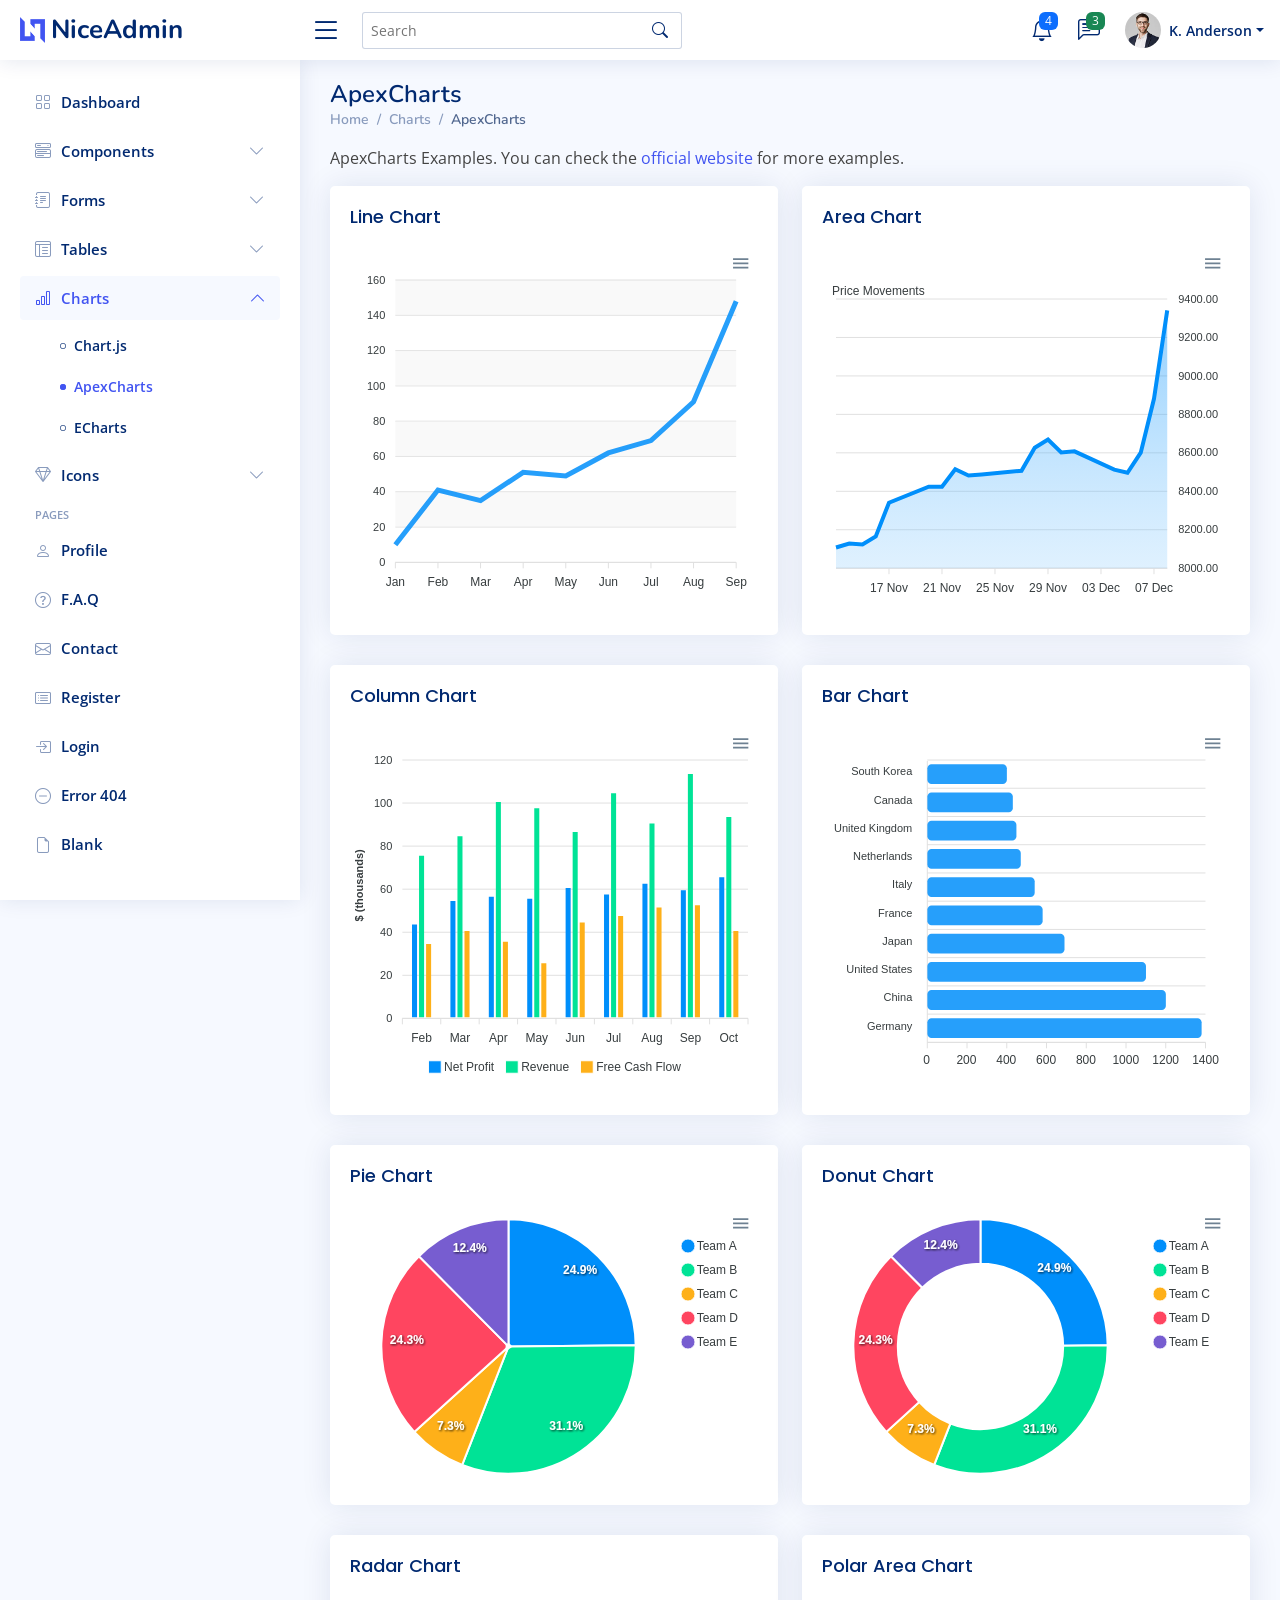
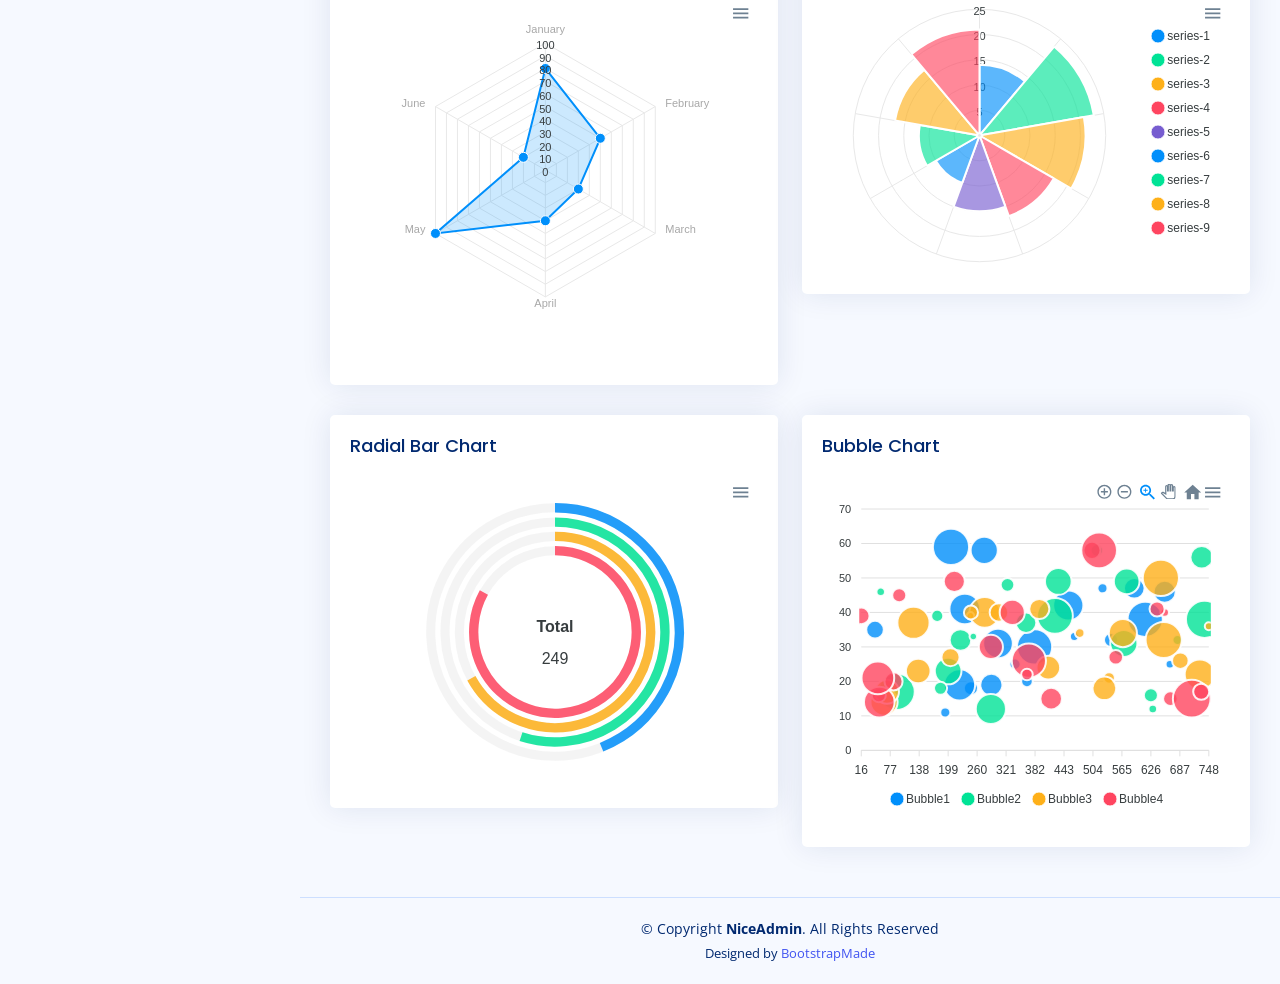
<file: NiceAdmin/charts-apexcharts.html>
<!DOCTYPE html>
<html lang="en">

<head>
  <meta charset="utf-8">
  <meta content="width=device-width, initial-scale=1.0" name="viewport">

  <title>Charts / ApexCharts - NiceAdmin Bootstrap Template</title>
  <meta content="" name="description">
  <meta content="" name="keywords">

  <!-- Favicons -->
  <link href="assets/img/favicon.png" rel="icon">
  <link href="assets/img/apple-touch-icon.png" rel="apple-touch-icon">

  <!-- Google Fonts -->
  <link href="https://fonts.gstatic.com" rel="preconnect">
  <link href="https://fonts.googleapis.com/css?family=Open+Sans:300,300i,400,400i,600,600i,700,700i|Nunito:300,300i,400,400i,600,600i,700,700i|Poppins:300,300i,400,400i,500,500i,600,600i,700,700i" rel="stylesheet">

  <!-- Vendor CSS Files -->
  <link href="assets/vendor/bootstrap/css/bootstrap.min.css" rel="stylesheet">
  <link href="assets/vendor/bootstrap-icons/bootstrap-icons.css" rel="stylesheet">
  <link href="assets/vendor/boxicons/css/boxicons.min.css" rel="stylesheet">
  <link href="assets/vendor/quill/quill.snow.css" rel="stylesheet">
  <link href="assets/vendor/quill/quill.bubble.css" rel="stylesheet">
  <link href="assets/vendor/remixicon/remixicon.css" rel="stylesheet">
  <link href="assets/vendor/simple-datatables/style.css" rel="stylesheet">

  <!-- Template Main CSS File -->
  <link href="assets/css/style.css" rel="stylesheet">

  <!-- =======================================================
  * Template Name: NiceAdmin
  * Template URL: https://bootstrapmade.com/nice-admin-bootstrap-admin-html-template/
  * Updated: Apr 20 2024 with Bootstrap v5.3.3
  * Author: BootstrapMade.com
  * License: https://bootstrapmade.com/license/
  ======================================================== -->
</head>

<body>

  <!-- ======= Header ======= -->
  <header id="header" class="header fixed-top d-flex align-items-center">

    <div class="d-flex align-items-center justify-content-between">
      <a href="index.html" class="logo d-flex align-items-center">
        <img src="assets/img/logo.png" alt="">
        <span class="d-none d-lg-block">NiceAdmin</span>
      </a>
      <i class="bi bi-list toggle-sidebar-btn"></i>
    </div><!-- End Logo -->

    <div class="search-bar">
      <form class="search-form d-flex align-items-center" method="POST" action="#">
        <input type="text" name="query" placeholder="Search" title="Enter search keyword">
        <button type="submit" title="Search"><i class="bi bi-search"></i></button>
      </form>
    </div><!-- End Search Bar -->

    <nav class="header-nav ms-auto">
      <ul class="d-flex align-items-center">

        <li class="nav-item d-block d-lg-none">
          <a class="nav-link nav-icon search-bar-toggle " href="#">
            <i class="bi bi-search"></i>
          </a>
        </li><!-- End Search Icon-->

        <li class="nav-item dropdown">

          <a class="nav-link nav-icon" href="#" data-bs-toggle="dropdown">
            <i class="bi bi-bell"></i>
            <span class="badge bg-primary badge-number">4</span>
          </a><!-- End Notification Icon -->

          <ul class="dropdown-menu dropdown-menu-end dropdown-menu-arrow notifications">
            <li class="dropdown-header">
              You have 4 new notifications
              <a href="#"><span class="badge rounded-pill bg-primary p-2 ms-2">View all</span></a>
            </li>
            <li>
              <hr class="dropdown-divider">
            </li>

            <li class="notification-item">
              <i class="bi bi-exclamation-circle text-warning"></i>
              <div>
                <h4>Lorem Ipsum</h4>
                <p>Quae dolorem earum veritatis oditseno</p>
                <p>30 min. ago</p>
              </div>
            </li>

            <li>
              <hr class="dropdown-divider">
            </li>

            <li class="notification-item">
              <i class="bi bi-x-circle text-danger"></i>
              <div>
                <h4>Atque rerum nesciunt</h4>
                <p>Quae dolorem earum veritatis oditseno</p>
                <p>1 hr. ago</p>
              </div>
            </li>

            <li>
              <hr class="dropdown-divider">
            </li>

            <li class="notification-item">
              <i class="bi bi-check-circle text-success"></i>
              <div>
                <h4>Sit rerum fuga</h4>
                <p>Quae dolorem earum veritatis oditseno</p>
                <p>2 hrs. ago</p>
              </div>
            </li>

            <li>
              <hr class="dropdown-divider">
            </li>

            <li class="notification-item">
              <i class="bi bi-info-circle text-primary"></i>
              <div>
                <h4>Dicta reprehenderit</h4>
                <p>Quae dolorem earum veritatis oditseno</p>
                <p>4 hrs. ago</p>
              </div>
            </li>

            <li>
              <hr class="dropdown-divider">
            </li>
            <li class="dropdown-footer">
              <a href="#">Show all notifications</a>
            </li>

          </ul><!-- End Notification Dropdown Items -->

        </li><!-- End Notification Nav -->

        <li class="nav-item dropdown">

          <a class="nav-link nav-icon" href="#" data-bs-toggle="dropdown">
            <i class="bi bi-chat-left-text"></i>
            <span class="badge bg-success badge-number">3</span>
          </a><!-- End Messages Icon -->

          <ul class="dropdown-menu dropdown-menu-end dropdown-menu-arrow messages">
            <li class="dropdown-header">
              You have 3 new messages
              <a href="#"><span class="badge rounded-pill bg-primary p-2 ms-2">View all</span></a>
            </li>
            <li>
              <hr class="dropdown-divider">
            </li>

            <li class="message-item">
              <a href="#">
                <img src="assets/img/messages-1.jpg" alt="" class="rounded-circle">
                <div>
                  <h4>Maria Hudson</h4>
                  <p>Velit asperiores et ducimus soluta repudiandae labore officia est ut...</p>
                  <p>4 hrs. ago</p>
                </div>
              </a>
            </li>
            <li>
              <hr class="dropdown-divider">
            </li>

            <li class="message-item">
              <a href="#">
                <img src="assets/img/messages-2.jpg" alt="" class="rounded-circle">
                <div>
                  <h4>Anna Nelson</h4>
                  <p>Velit asperiores et ducimus soluta repudiandae labore officia est ut...</p>
                  <p>6 hrs. ago</p>
                </div>
              </a>
            </li>
            <li>
              <hr class="dropdown-divider">
            </li>

            <li class="message-item">
              <a href="#">
                <img src="assets/img/messages-3.jpg" alt="" class="rounded-circle">
                <div>
                  <h4>David Muldon</h4>
                  <p>Velit asperiores et ducimus soluta repudiandae labore officia est ut...</p>
                  <p>8 hrs. ago</p>
                </div>
              </a>
            </li>
            <li>
              <hr class="dropdown-divider">
            </li>

            <li class="dropdown-footer">
              <a href="#">Show all messages</a>
            </li>

          </ul><!-- End Messages Dropdown Items -->

        </li><!-- End Messages Nav -->

        <li class="nav-item dropdown pe-3">

          <a class="nav-link nav-profile d-flex align-items-center pe-0" href="#" data-bs-toggle="dropdown">
            <img src="assets/img/profile-img.jpg" alt="Profile" class="rounded-circle">
            <span class="d-none d-md-block dropdown-toggle ps-2">K. Anderson</span>
          </a><!-- End Profile Iamge Icon -->

          <ul class="dropdown-menu dropdown-menu-end dropdown-menu-arrow profile">
            <li class="dropdown-header">
              <h6>Kevin Anderson</h6>
              <span>Web Designer</span>
            </li>
            <li>
              <hr class="dropdown-divider">
            </li>

            <li>
              <a class="dropdown-item d-flex align-items-center" href="users-profile.html">
                <i class="bi bi-person"></i>
                <span>My Profile</span>
              </a>
            </li>
            <li>
              <hr class="dropdown-divider">
            </li>

            <li>
              <a class="dropdown-item d-flex align-items-center" href="users-profile.html">
                <i class="bi bi-gear"></i>
                <span>Account Settings</span>
              </a>
            </li>
            <li>
              <hr class="dropdown-divider">
            </li>

            <li>
              <a class="dropdown-item d-flex align-items-center" href="pages-faq.html">
                <i class="bi bi-question-circle"></i>
                <span>Need Help?</span>
              </a>
            </li>
            <li>
              <hr class="dropdown-divider">
            </li>

            <li>
              <a class="dropdown-item d-flex align-items-center" href="#">
                <i class="bi bi-box-arrow-right"></i>
                <span>Sign Out</span>
              </a>
            </li>

          </ul><!-- End Profile Dropdown Items -->
        </li><!-- End Profile Nav -->

      </ul>
    </nav><!-- End Icons Navigation -->

  </header><!-- End Header -->

  <!-- ======= Sidebar ======= -->
  <aside id="sidebar" class="sidebar">

    <ul class="sidebar-nav" id="sidebar-nav">

      <li class="nav-item">
        <a class="nav-link collapsed" href="index.html">
          <i class="bi bi-grid"></i>
          <span>Dashboard</span>
        </a>
      </li><!-- End Dashboard Nav -->

      <li class="nav-item">
        <a class="nav-link collapsed" data-bs-target="#components-nav" data-bs-toggle="collapse" href="#">
          <i class="bi bi-menu-button-wide"></i><span>Components</span><i class="bi bi-chevron-down ms-auto"></i>
        </a>
        <ul id="components-nav" class="nav-content collapse " data-bs-parent="#sidebar-nav">
          <li>
            <a href="components-alerts.html">
              <i class="bi bi-circle"></i><span>Alerts</span>
            </a>
          </li>
          <li>
            <a href="components-accordion.html">
              <i class="bi bi-circle"></i><span>Accordion</span>
            </a>
          </li>
          <li>
            <a href="components-badges.html">
              <i class="bi bi-circle"></i><span>Badges</span>
            </a>
          </li>
          <li>
            <a href="components-breadcrumbs.html">
              <i class="bi bi-circle"></i><span>Breadcrumbs</span>
            </a>
          </li>
          <li>
            <a href="components-buttons.html">
              <i class="bi bi-circle"></i><span>Buttons</span>
            </a>
          </li>
          <li>
            <a href="components-cards.html">
              <i class="bi bi-circle"></i><span>Cards</span>
            </a>
          </li>
          <li>
            <a href="components-carousel.html">
              <i class="bi bi-circle"></i><span>Carousel</span>
            </a>
          </li>
          <li>
            <a href="components-list-group.html">
              <i class="bi bi-circle"></i><span>List group</span>
            </a>
          </li>
          <li>
            <a href="components-modal.html">
              <i class="bi bi-circle"></i><span>Modal</span>
            </a>
          </li>
          <li>
            <a href="components-tabs.html">
              <i class="bi bi-circle"></i><span>Tabs</span>
            </a>
          </li>
          <li>
            <a href="components-pagination.html">
              <i class="bi bi-circle"></i><span>Pagination</span>
            </a>
          </li>
          <li>
            <a href="components-progress.html">
              <i class="bi bi-circle"></i><span>Progress</span>
            </a>
          </li>
          <li>
            <a href="components-spinners.html">
              <i class="bi bi-circle"></i><span>Spinners</span>
            </a>
          </li>
          <li>
            <a href="components-tooltips.html">
              <i class="bi bi-circle"></i><span>Tooltips</span>
            </a>
          </li>
        </ul>
      </li><!-- End Components Nav -->

      <li class="nav-item">
        <a class="nav-link collapsed" data-bs-target="#forms-nav" data-bs-toggle="collapse" href="#">
          <i class="bi bi-journal-text"></i><span>Forms</span><i class="bi bi-chevron-down ms-auto"></i>
        </a>
        <ul id="forms-nav" class="nav-content collapse " data-bs-parent="#sidebar-nav">
          <li>
            <a href="forms-elements.html">
              <i class="bi bi-circle"></i><span>Form Elements</span>
            </a>
          </li>
          <li>
            <a href="forms-layouts.html">
              <i class="bi bi-circle"></i><span>Form Layouts</span>
            </a>
          </li>
          <li>
            <a href="forms-editors.html">
              <i class="bi bi-circle"></i><span>Form Editors</span>
            </a>
          </li>
          <li>
            <a href="forms-validation.html">
              <i class="bi bi-circle"></i><span>Form Validation</span>
            </a>
          </li>
        </ul>
      </li><!-- End Forms Nav -->

      <li class="nav-item">
        <a class="nav-link collapsed" data-bs-target="#tables-nav" data-bs-toggle="collapse" href="#">
          <i class="bi bi-layout-text-window-reverse"></i><span>Tables</span><i class="bi bi-chevron-down ms-auto"></i>
        </a>
        <ul id="tables-nav" class="nav-content collapse " data-bs-parent="#sidebar-nav">
          <li>
            <a href="tables-general.html">
              <i class="bi bi-circle"></i><span>General Tables</span>
            </a>
          </li>
          <li>
            <a href="tables-data.html">
              <i class="bi bi-circle"></i><span>Data Tables</span>
            </a>
          </li>
        </ul>
      </li><!-- End Tables Nav -->

      <li class="nav-item">
        <a class="nav-link " data-bs-target="#charts-nav" data-bs-toggle="collapse" href="#">
          <i class="bi bi-bar-chart"></i><span>Charts</span><i class="bi bi-chevron-down ms-auto"></i>
        </a>
        <ul id="charts-nav" class="nav-content collapse show" data-bs-parent="#sidebar-nav">
          <li>
            <a href="charts-chartjs.html">
              <i class="bi bi-circle"></i><span>Chart.js</span>
            </a>
          </li>
          <li>
            <a href="charts-apexcharts.html" class="active">
              <i class="bi bi-circle"></i><span>ApexCharts</span>
            </a>
          </li>
          <li>
            <a href="charts-echarts.html">
              <i class="bi bi-circle"></i><span>ECharts</span>
            </a>
          </li>
        </ul>
      </li><!-- End Charts Nav -->

      <li class="nav-item">
        <a class="nav-link collapsed" data-bs-target="#icons-nav" data-bs-toggle="collapse" href="#">
          <i class="bi bi-gem"></i><span>Icons</span><i class="bi bi-chevron-down ms-auto"></i>
        </a>
        <ul id="icons-nav" class="nav-content collapse " data-bs-parent="#sidebar-nav">
          <li>
            <a href="icons-bootstrap.html">
              <i class="bi bi-circle"></i><span>Bootstrap Icons</span>
            </a>
          </li>
          <li>
            <a href="icons-remix.html">
              <i class="bi bi-circle"></i><span>Remix Icons</span>
            </a>
          </li>
          <li>
            <a href="icons-boxicons.html">
              <i class="bi bi-circle"></i><span>Boxicons</span>
            </a>
          </li>
        </ul>
      </li><!-- End Icons Nav -->

      <li class="nav-heading">Pages</li>

      <li class="nav-item">
        <a class="nav-link collapsed" href="users-profile.html">
          <i class="bi bi-person"></i>
          <span>Profile</span>
        </a>
      </li><!-- End Profile Page Nav -->

      <li class="nav-item">
        <a class="nav-link collapsed" href="pages-faq.html">
          <i class="bi bi-question-circle"></i>
          <span>F.A.Q</span>
        </a>
      </li><!-- End F.A.Q Page Nav -->

      <li class="nav-item">
        <a class="nav-link collapsed" href="pages-contact.html">
          <i class="bi bi-envelope"></i>
          <span>Contact</span>
        </a>
      </li><!-- End Contact Page Nav -->

      <li class="nav-item">
        <a class="nav-link collapsed" href="pages-register.html">
          <i class="bi bi-card-list"></i>
          <span>Register</span>
        </a>
      </li><!-- End Register Page Nav -->

      <li class="nav-item">
        <a class="nav-link collapsed" href="pages-login.html">
          <i class="bi bi-box-arrow-in-right"></i>
          <span>Login</span>
        </a>
      </li><!-- End Login Page Nav -->

      <li class="nav-item">
        <a class="nav-link collapsed" href="pages-error-404.html">
          <i class="bi bi-dash-circle"></i>
          <span>Error 404</span>
        </a>
      </li><!-- End Error 404 Page Nav -->

      <li class="nav-item">
        <a class="nav-link collapsed" href="pages-blank.html">
          <i class="bi bi-file-earmark"></i>
          <span>Blank</span>
        </a>
      </li><!-- End Blank Page Nav -->

    </ul>

  </aside><!-- End Sidebar-->

  <main id="main" class="main">

    <div class="pagetitle">
      <h1>ApexCharts</h1>
      <nav>
        <ol class="breadcrumb">
          <li class="breadcrumb-item"><a href="index.html">Home</a></li>
          <li class="breadcrumb-item">Charts</li>
          <li class="breadcrumb-item active">ApexCharts</li>
        </ol>
      </nav>
    </div><!-- End Page Title -->

    <p>ApexCharts Examples. You can check the <a href="https://apexcharts.com/javascript-chart-demos/" target="_blank">official website</a> for more examples.</p>

    <section class="section">
      <div class="row">

        <div class="col-lg-6">
          <div class="card">
            <div class="card-body">
              <h5 class="card-title">Line Chart</h5>

              <!-- Line Chart -->
              <div id="lineChart"></div>

              <script>
                document.addEventListener("DOMContentLoaded", () => {
                  new ApexCharts(document.querySelector("#lineChart"), {
                    series: [{
                      name: "Desktops",
                      data: [10, 41, 35, 51, 49, 62, 69, 91, 148]
                    }],
                    chart: {
                      height: 350,
                      type: 'line',
                      zoom: {
                        enabled: false
                      }
                    },
                    dataLabels: {
                      enabled: false
                    },
                    stroke: {
                      curve: 'straight'
                    },
                    grid: {
                      row: {
                        colors: ['#f3f3f3', 'transparent'], // takes an array which will be repeated on columns
                        opacity: 0.5
                      },
                    },
                    xaxis: {
                      categories: ['Jan', 'Feb', 'Mar', 'Apr', 'May', 'Jun', 'Jul', 'Aug', 'Sep'],
                    }
                  }).render();
                });
              </script>
              <!-- End Line Chart -->

            </div>
          </div>
        </div>

        <div class="col-lg-6">
          <div class="card">
            <div class="card-body">
              <h5 class="card-title">Area Chart</h5>

              <!-- Area Chart -->
              <div id="areaChart"></div>

              <script>
                document.addEventListener("DOMContentLoaded", () => {
                  const series = {
                    "monthDataSeries1": {
                      "prices": [
                        8107.85,
                        8128.0,
                        8122.9,
                        8165.5,
                        8340.7,
                        8423.7,
                        8423.5,
                        8514.3,
                        8481.85,
                        8487.7,
                        8506.9,
                        8626.2,
                        8668.95,
                        8602.3,
                        8607.55,
                        8512.9,
                        8496.25,
                        8600.65,
                        8881.1,
                        9340.85
                      ],
                      "dates": [
                        "13 Nov 2017",
                        "14 Nov 2017",
                        "15 Nov 2017",
                        "16 Nov 2017",
                        "17 Nov 2017",
                        "20 Nov 2017",
                        "21 Nov 2017",
                        "22 Nov 2017",
                        "23 Nov 2017",
                        "24 Nov 2017",
                        "27 Nov 2017",
                        "28 Nov 2017",
                        "29 Nov 2017",
                        "30 Nov 2017",
                        "01 Dec 2017",
                        "04 Dec 2017",
                        "05 Dec 2017",
                        "06 Dec 2017",
                        "07 Dec 2017",
                        "08 Dec 2017"
                      ]
                    },
                    "monthDataSeries2": {
                      "prices": [
                        8423.7,
                        8423.5,
                        8514.3,
                        8481.85,
                        8487.7,
                        8506.9,
                        8626.2,
                        8668.95,
                        8602.3,
                        8607.55,
                        8512.9,
                        8496.25,
                        8600.65,
                        8881.1,
                        9040.85,
                        8340.7,
                        8165.5,
                        8122.9,
                        8107.85,
                        8128.0
                      ],
                      "dates": [
                        "13 Nov 2017",
                        "14 Nov 2017",
                        "15 Nov 2017",
                        "16 Nov 2017",
                        "17 Nov 2017",
                        "20 Nov 2017",
                        "21 Nov 2017",
                        "22 Nov 2017",
                        "23 Nov 2017",
                        "24 Nov 2017",
                        "27 Nov 2017",
                        "28 Nov 2017",
                        "29 Nov 2017",
                        "30 Nov 2017",
                        "01 Dec 2017",
                        "04 Dec 2017",
                        "05 Dec 2017",
                        "06 Dec 2017",
                        "07 Dec 2017",
                        "08 Dec 2017"
                      ]
                    },
                    "monthDataSeries3": {
                      "prices": [
                        7114.25,
                        7126.6,
                        7116.95,
                        7203.7,
                        7233.75,
                        7451.0,
                        7381.15,
                        7348.95,
                        7347.75,
                        7311.25,
                        7266.4,
                        7253.25,
                        7215.45,
                        7266.35,
                        7315.25,
                        7237.2,
                        7191.4,
                        7238.95,
                        7222.6,
                        7217.9,
                        7359.3,
                        7371.55,
                        7371.15,
                        7469.2,
                        7429.25,
                        7434.65,
                        7451.1,
                        7475.25,
                        7566.25,
                        7556.8,
                        7525.55,
                        7555.45,
                        7560.9,
                        7490.7,
                        7527.6,
                        7551.9,
                        7514.85,
                        7577.95,
                        7592.3,
                        7621.95,
                        7707.95,
                        7859.1,
                        7815.7,
                        7739.0,
                        7778.7,
                        7839.45,
                        7756.45,
                        7669.2,
                        7580.45,
                        7452.85,
                        7617.25,
                        7701.6,
                        7606.8,
                        7620.05,
                        7513.85,
                        7498.45,
                        7575.45,
                        7601.95,
                        7589.1,
                        7525.85,
                        7569.5,
                        7702.5,
                        7812.7,
                        7803.75,
                        7816.3,
                        7851.15,
                        7912.2,
                        7972.8,
                        8145.0,
                        8161.1,
                        8121.05,
                        8071.25,
                        8088.2,
                        8154.45,
                        8148.3,
                        8122.05,
                        8132.65,
                        8074.55,
                        7952.8,
                        7885.55,
                        7733.9,
                        7897.15,
                        7973.15,
                        7888.5,
                        7842.8,
                        7838.4,
                        7909.85,
                        7892.75,
                        7897.75,
                        7820.05,
                        7904.4,
                        7872.2,
                        7847.5,
                        7849.55,
                        7789.6,
                        7736.35,
                        7819.4,
                        7875.35,
                        7871.8,
                        8076.5,
                        8114.8,
                        8193.55,
                        8217.1,
                        8235.05,
                        8215.3,
                        8216.4,
                        8301.55,
                        8235.25,
                        8229.75,
                        8201.95,
                        8164.95,
                        8107.85,
                        8128.0,
                        8122.9,
                        8165.5,
                        8340.7,
                        8423.7,
                        8423.5,
                        8514.3,
                        8481.85,
                        8487.7,
                        8506.9,
                        8626.2
                      ],
                      "dates": [
                        "02 Jun 2017",
                        "05 Jun 2017",
                        "06 Jun 2017",
                        "07 Jun 2017",
                        "08 Jun 2017",
                        "09 Jun 2017",
                        "12 Jun 2017",
                        "13 Jun 2017",
                        "14 Jun 2017",
                        "15 Jun 2017",
                        "16 Jun 2017",
                        "19 Jun 2017",
                        "20 Jun 2017",
                        "21 Jun 2017",
                        "22 Jun 2017",
                        "23 Jun 2017",
                        "27 Jun 2017",
                        "28 Jun 2017",
                        "29 Jun 2017",
                        "30 Jun 2017",
                        "03 Jul 2017",
                        "04 Jul 2017",
                        "05 Jul 2017",
                        "06 Jul 2017",
                        "07 Jul 2017",
                        "10 Jul 2017",
                        "11 Jul 2017",
                        "12 Jul 2017",
                        "13 Jul 2017",
                        "14 Jul 2017",
                        "17 Jul 2017",
                        "18 Jul 2017",
                        "19 Jul 2017",
                        "20 Jul 2017",
                        "21 Jul 2017",
                        "24 Jul 2017",
                        "25 Jul 2017",
                        "26 Jul 2017",
                        "27 Jul 2017",
                        "28 Jul 2017",
                        "31 Jul 2017",
                        "01 Aug 2017",
                        "02 Aug 2017",
                        "03 Aug 2017",
                        "04 Aug 2017",
                        "07 Aug 2017",
                        "08 Aug 2017",
                        "09 Aug 2017",
                        "10 Aug 2017",
                        "11 Aug 2017",
                        "14 Aug 2017",
                        "16 Aug 2017",
                        "17 Aug 2017",
                        "18 Aug 2017",
                        "21 Aug 2017",
                        "22 Aug 2017",
                        "23 Aug 2017",
                        "24 Aug 2017",
                        "28 Aug 2017",
                        "29 Aug 2017",
                        "30 Aug 2017",
                        "31 Aug 2017",
                        "01 Sep 2017",
                        "04 Sep 2017",
                        "05 Sep 2017",
                        "06 Sep 2017",
                        "07 Sep 2017",
                        "08 Sep 2017",
                        "11 Sep 2017",
                        "12 Sep 2017",
                        "13 Sep 2017",
                        "14 Sep 2017",
                        "15 Sep 2017",
                        "18 Sep 2017",
                        "19 Sep 2017",
                        "20 Sep 2017",
                        "21 Sep 2017",
                        "22 Sep 2017",
                        "25 Sep 2017",
                        "26 Sep 2017",
                        "27 Sep 2017",
                        "28 Sep 2017",
                        "29 Sep 2017",
                        "03 Oct 2017",
                        "04 Oct 2017",
                        "05 Oct 2017",
                        "06 Oct 2017",
                        "09 Oct 2017",
                        "10 Oct 2017",
                        "11 Oct 2017",
                        "12 Oct 2017",
                        "13 Oct 2017",
                        "16 Oct 2017",
                        "17 Oct 2017",
                        "18 Oct 2017",
                        "19 Oct 2017",
                        "23 Oct 2017",
                        "24 Oct 2017",
                        "25 Oct 2017",
                        "26 Oct 2017",
                        "27 Oct 2017",
                        "30 Oct 2017",
                        "31 Oct 2017",
                        "01 Nov 2017",
                        "02 Nov 2017",
                        "03 Nov 2017",
                        "06 Nov 2017",
                        "07 Nov 2017",
                        "08 Nov 2017",
                        "09 Nov 2017",
                        "10 Nov 2017",
                        "13 Nov 2017",
                        "14 Nov 2017",
                        "15 Nov 2017",
                        "16 Nov 2017",
                        "17 Nov 2017",
                        "20 Nov 2017",
                        "21 Nov 2017",
                        "22 Nov 2017",
                        "23 Nov 2017",
                        "24 Nov 2017",
                        "27 Nov 2017",
                        "28 Nov 2017"
                      ]
                    }
                  }
                  new ApexCharts(document.querySelector("#areaChart"), {
                    series: [{
                      name: "STOCK ABC",
                      data: series.monthDataSeries1.prices
                    }],
                    chart: {
                      type: 'area',
                      height: 350,
                      zoom: {
                        enabled: false
                      }
                    },
                    dataLabels: {
                      enabled: false
                    },
                    stroke: {
                      curve: 'straight'
                    },
                    subtitle: {
                      text: 'Price Movements',
                      align: 'left'
                    },
                    labels: series.monthDataSeries1.dates,
                    xaxis: {
                      type: 'datetime',
                    },
                    yaxis: {
                      opposite: true
                    },
                    legend: {
                      horizontalAlign: 'left'
                    }
                  }).render();
                });
              </script>
              <!-- End Area Chart -->

            </div>
          </div>
        </div>

        <div class="col-lg-6">
          <div class="card">
            <div class="card-body">
              <h5 class="card-title">Column Chart</h5>

              <!-- Column Chart -->
              <div id="columnChart"></div>

              <script>
                document.addEventListener("DOMContentLoaded", () => {
                  new ApexCharts(document.querySelector("#columnChart"), {
                    series: [{
                      name: 'Net Profit',
                      data: [44, 55, 57, 56, 61, 58, 63, 60, 66]
                    }, {
                      name: 'Revenue',
                      data: [76, 85, 101, 98, 87, 105, 91, 114, 94]
                    }, {
                      name: 'Free Cash Flow',
                      data: [35, 41, 36, 26, 45, 48, 52, 53, 41]
                    }],
                    chart: {
                      type: 'bar',
                      height: 350
                    },
                    plotOptions: {
                      bar: {
                        horizontal: false,
                        columnWidth: '55%',
                        endingShape: 'rounded'
                      },
                    },
                    dataLabels: {
                      enabled: false
                    },
                    stroke: {
                      show: true,
                      width: 2,
                      colors: ['transparent']
                    },
                    xaxis: {
                      categories: ['Feb', 'Mar', 'Apr', 'May', 'Jun', 'Jul', 'Aug', 'Sep', 'Oct'],
                    },
                    yaxis: {
                      title: {
                        text: '$ (thousands)'
                      }
                    },
                    fill: {
                      opacity: 1
                    },
                    tooltip: {
                      y: {
                        formatter: function(val) {
                          return "$ " + val + " thousands"
                        }
                      }
                    }
                  }).render();
                });
              </script>
              <!-- End Column Chart -->

            </div>
          </div>
        </div>

        <div class="col-lg-6">
          <div class="card">
            <div class="card-body">
              <h5 class="card-title">Bar Chart</h5>

              <!-- Bar Chart -->
              <div id="barChart"></div>

              <script>
                document.addEventListener("DOMContentLoaded", () => {
                  new ApexCharts(document.querySelector("#barChart"), {
                    series: [{
                      data: [400, 430, 448, 470, 540, 580, 690, 1100, 1200, 1380]
                    }],
                    chart: {
                      type: 'bar',
                      height: 350
                    },
                    plotOptions: {
                      bar: {
                        borderRadius: 4,
                        horizontal: true,
                      }
                    },
                    dataLabels: {
                      enabled: false
                    },
                    xaxis: {
                      categories: ['South Korea', 'Canada', 'United Kingdom', 'Netherlands', 'Italy', 'France', 'Japan',
                        'United States', 'China', 'Germany'
                      ],
                    }
                  }).render();
                });
              </script>
              <!-- End Bar Chart -->

            </div>
          </div>
        </div>

        <div class="col-lg-6">
          <div class="card">
            <div class="card-body">
              <h5 class="card-title">Pie Chart</h5>

              <!-- Pie Chart -->
              <div id="pieChart"></div>

              <script>
                document.addEventListener("DOMContentLoaded", () => {
                  new ApexCharts(document.querySelector("#pieChart"), {
                    series: [44, 55, 13, 43, 22],
                    chart: {
                      height: 350,
                      type: 'pie',
                      toolbar: {
                        show: true
                      }
                    },
                    labels: ['Team A', 'Team B', 'Team C', 'Team D', 'Team E']
                  }).render();
                });
              </script>
              <!-- End Pie Chart -->

            </div>
          </div>
        </div>

        <div class="col-lg-6">
          <div class="card">
            <div class="card-body">
              <h5 class="card-title">Donut Chart</h5>

              <!-- Donut Chart -->
              <div id="donutChart"></div>

              <script>
                document.addEventListener("DOMContentLoaded", () => {
                  new ApexCharts(document.querySelector("#donutChart"), {
                    series: [44, 55, 13, 43, 22],
                    chart: {
                      height: 350,
                      type: 'donut',
                      toolbar: {
                        show: true
                      }
                    },
                    labels: ['Team A', 'Team B', 'Team C', 'Team D', 'Team E'],
                  }).render();
                });
              </script>
              <!-- End Donut Chart -->

            </div>
          </div>
        </div>

        <div class="col-lg-6">
          <div class="card">
            <div class="card-body">
              <h5 class="card-title">Radar Chart</h5>

              <!-- Radar Chart -->
              <div id="radarChart"></div>

              <script>
                document.addEventListener("DOMContentLoaded", () => {
                  new ApexCharts(document.querySelector("#radarChart"), {
                    series: [{
                      name: 'Series 1',
                      data: [80, 50, 30, 40, 100, 20],
                    }],
                    chart: {
                      height: 350,
                      type: 'radar',
                    },
                    xaxis: {
                      categories: ['January', 'February', 'March', 'April', 'May', 'June']
                    }
                  }).render();
                });
              </script>
              <!-- End Radar Chart -->

            </div>
          </div>
        </div>

        <div class="col-lg-6">
          <div class="card">
            <div class="card-body">
              <h5 class="card-title">Polar Area Chart</h5>

              <!-- Polar Area Chart -->
              <div id="polarAreaChart"></div>

              <script>
                document.addEventListener("DOMContentLoaded", () => {
                  new ApexCharts(document.querySelector("#polarAreaChart"), {
                    series: [14, 23, 21, 17, 15, 10, 12, 17, 21],
                    chart: {
                      type: 'polarArea',
                      height: 350,
                      toolbar: {
                        show: true
                      }
                    },
                    stroke: {
                      colors: ['#fff']
                    },
                    fill: {
                      opacity: 0.8
                    }
                  }).render();
                });
              </script>
              <!-- End Polar Area Chart -->

            </div>
          </div>
        </div>

        <div class="col-lg-6">
          <div class="card">
            <div class="card-body">
              <h5 class="card-title">Radial Bar Chart</h5>

              <!-- Radial Bar Chart -->
              <div id="radialBarChart"></div>

              <script>
                document.addEventListener("DOMContentLoaded", () => {
                  new ApexCharts(document.querySelector("#radialBarChart"), {
                    series: [44, 55, 67, 83],
                    chart: {
                      height: 350,
                      type: 'radialBar',
                      toolbar: {
                        show: true
                      }
                    },
                    plotOptions: {
                      radialBar: {
                        dataLabels: {
                          name: {
                            fontSize: '22px',
                          },
                          value: {
                            fontSize: '16px',
                          },
                          total: {
                            show: true,
                            label: 'Total',
                            formatter: function(w) {
                              // By default this function returns the average of all series. The below is just an example to show the use of custom formatter function
                              return 249
                            }
                          }
                        }
                      }
                    },
                    labels: ['Apples', 'Oranges', 'Bananas', 'Berries'],
                  }).render();
                });
              </script>
              <!-- End Radial Bar Chart -->

            </div>
          </div>
        </div>

        <div class="col-lg-6">
          <div class="card">
            <div class="card-body">
              <h5 class="card-title">Bubble Chart</h5>

              <!-- Bubble Chart -->
              <div id="bubbleChart"></div>

              <script>
                document.addEventListener("DOMContentLoaded", () => {
                  function generateData(baseval, count, yrange) {
                    var i = 0;
                    var series = [];
                    while (i < count) {
                      var x = Math.floor(Math.random() * (750 - 1 + 1)) + 1;;
                      var y = Math.floor(Math.random() * (yrange.max - yrange.min + 1)) + yrange.min;
                      var z = Math.floor(Math.random() * (75 - 15 + 1)) + 15;
                      series.push([x, y, z]);
                      baseval += 86400000;
                      i++;
                    }
                    return series;
                  }
                  new ApexCharts(document.querySelector("#bubbleChart"), {
                    series: [{
                        name: 'Bubble1',
                        data: generateData(new Date('11 Feb 2017 GMT').getTime(), 20, {
                          min: 10,
                          max: 60
                        })
                      },
                      {
                        name: 'Bubble2',
                        data: generateData(new Date('11 Feb 2017 GMT').getTime(), 20, {
                          min: 10,
                          max: 60
                        })
                      },
                      {
                        name: 'Bubble3',
                        data: generateData(new Date('11 Feb 2017 GMT').getTime(), 20, {
                          min: 10,
                          max: 60
                        })
                      },
                      {
                        name: 'Bubble4',
                        data: generateData(new Date('11 Feb 2017 GMT').getTime(), 20, {
                          min: 10,
                          max: 60
                        })
                      }
                    ],
                    chart: {
                      height: 333,
                      type: 'bubble',
                    },
                    dataLabels: {
                      enabled: false
                    },
                    fill: {
                      opacity: 0.8
                    },
                    xaxis: {
                      tickAmount: 12,
                      type: 'category',
                    },
                    yaxis: {
                      max: 70
                    }
                  }).render();
                });
              </script>
              <!-- End Bubble Chart -->

            </div>
          </div>
        </div>

      </div>
    </section>

  </main><!-- End #main -->

  <!-- ======= Footer ======= -->
  <footer id="footer" class="footer">
    <div class="copyright">
      &copy; Copyright <strong><span>NiceAdmin</span></strong>. All Rights Reserved
    </div>
    <div class="credits">
      <!-- All the links in the footer should remain intact. -->
      <!-- You can delete the links only if you purchased the pro version. -->
      <!-- Licensing information: https://bootstrapmade.com/license/ -->
      <!-- Purchase the pro version with working PHP/AJAX contact form: https://bootstrapmade.com/nice-admin-bootstrap-admin-html-template/ -->
      Designed by <a href="https://bootstrapmade.com/">BootstrapMade</a>
    </div>
  </footer><!-- End Footer -->

  <a href="#" class="back-to-top d-flex align-items-center justify-content-center"><i class="bi bi-arrow-up-short"></i></a>

  <!-- Vendor JS Files -->
  <script src="assets/vendor/apexcharts/apexcharts.min.js"></script>
  <script src="assets/vendor/bootstrap/js/bootstrap.bundle.min.js"></script>
  <script src="assets/vendor/chart.js/chart.umd.js"></script>
  <script src="assets/vendor/echarts/echarts.min.js"></script>
  <script src="assets/vendor/quill/quill.js"></script>
  <script src="assets/vendor/simple-datatables/simple-datatables.js"></script>
  <script src="assets/vendor/tinymce/tinymce.min.js"></script>
  <script src="assets/vendor/php-email-form/validate.js"></script>

  <!-- Template Main JS File -->
  <script src="assets/js/main.js"></script>

</body>

</html>
</file>
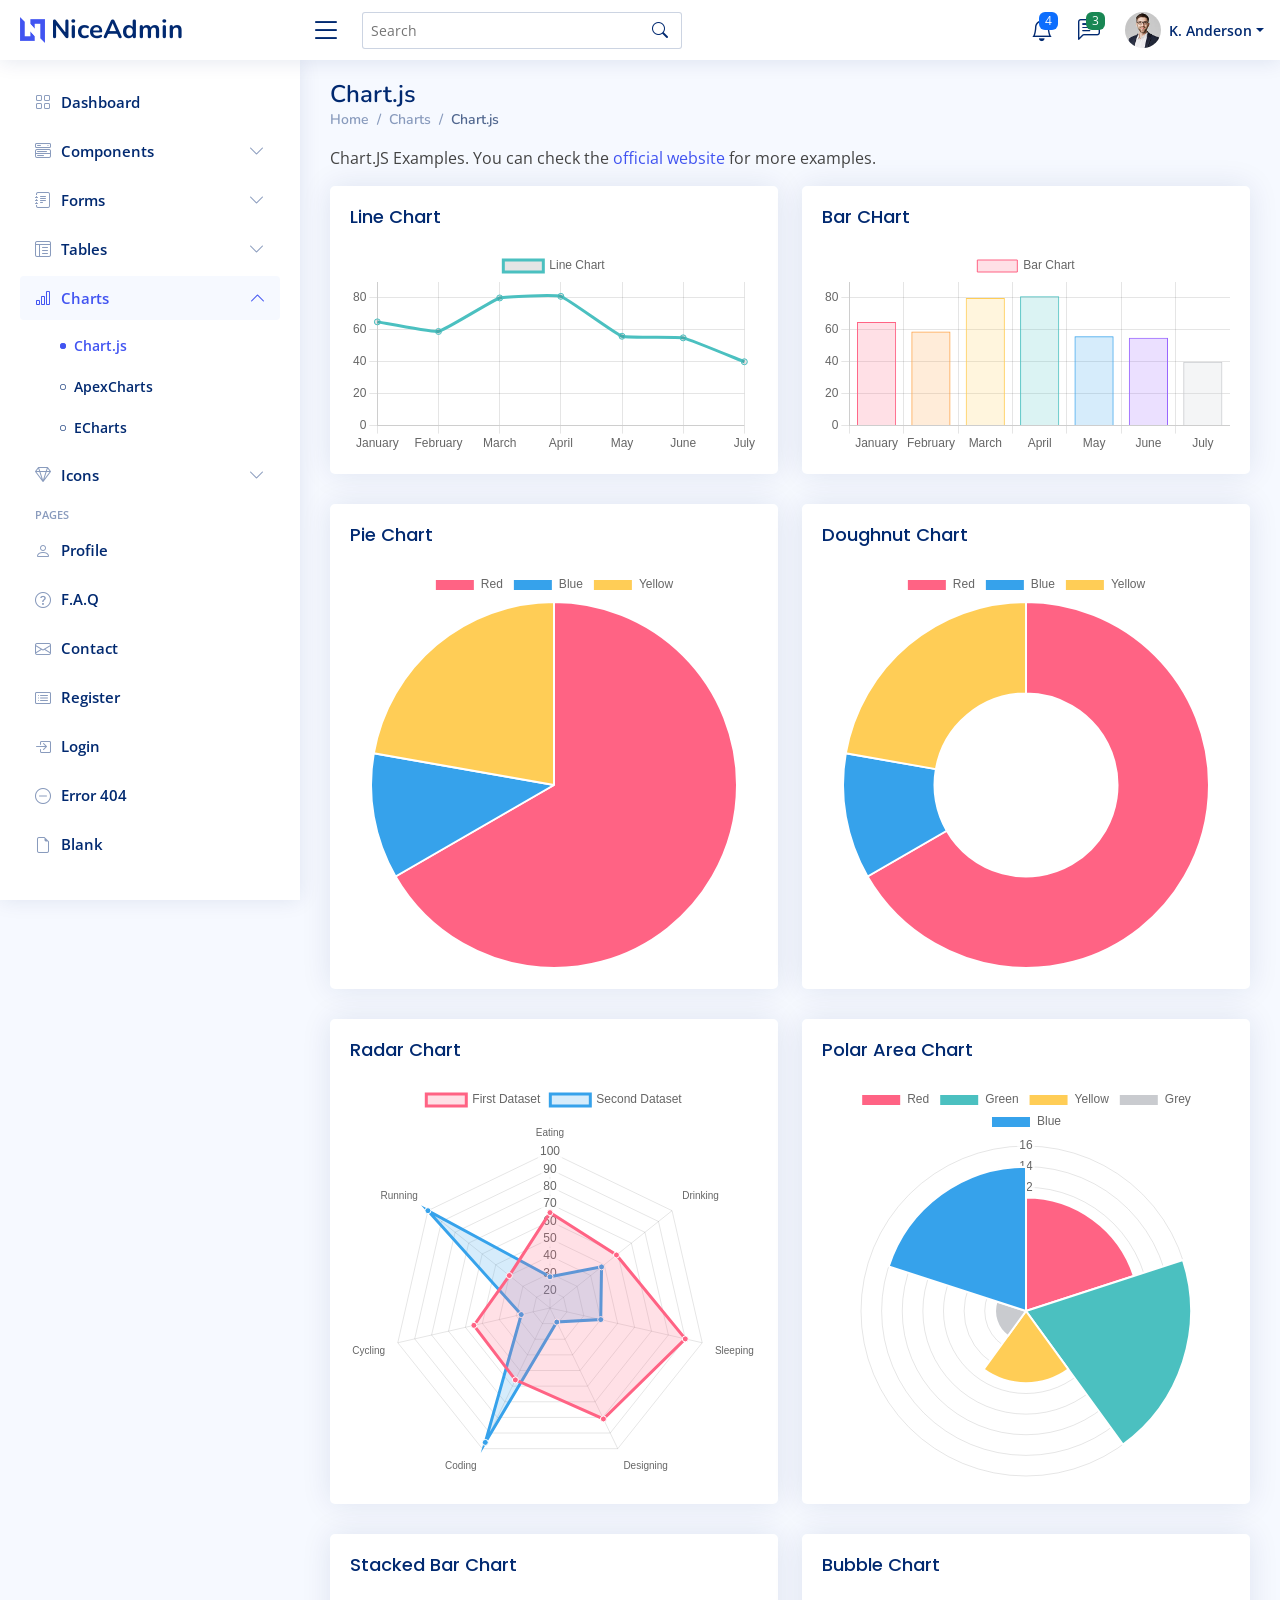
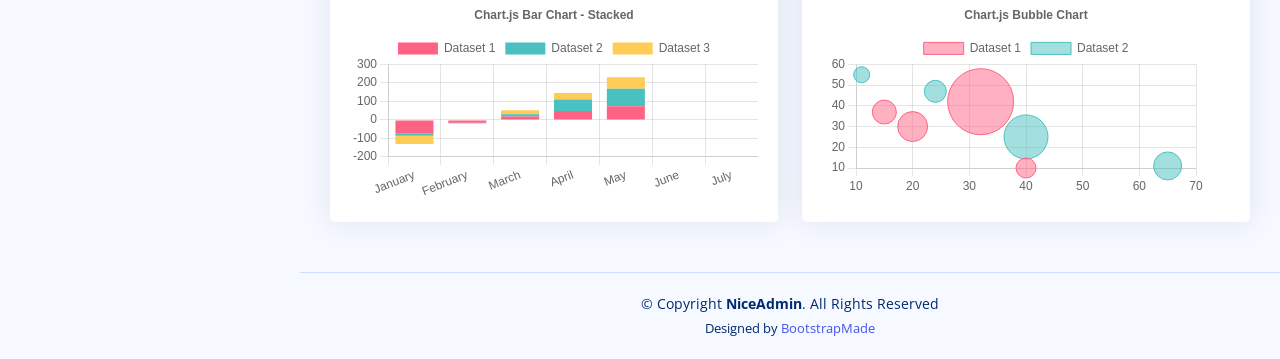
<file: NiceAdmin/charts-chartjs.html>
<!DOCTYPE html>
<html lang="en">

<head>
  <meta charset="utf-8">
  <meta content="width=device-width, initial-scale=1.0" name="viewport">

  <title>Charts / Chart.js - NiceAdmin Bootstrap Template</title>
  <meta content="" name="description">
  <meta content="" name="keywords">

  <!-- Favicons -->
  <link href="assets/img/favicon.png" rel="icon">
  <link href="assets/img/apple-touch-icon.png" rel="apple-touch-icon">

  <!-- Google Fonts -->
  <link href="https://fonts.gstatic.com" rel="preconnect">
  <link href="https://fonts.googleapis.com/css?family=Open+Sans:300,300i,400,400i,600,600i,700,700i|Nunito:300,300i,400,400i,600,600i,700,700i|Poppins:300,300i,400,400i,500,500i,600,600i,700,700i" rel="stylesheet">

  <!-- Vendor CSS Files -->
  <link href="assets/vendor/bootstrap/css/bootstrap.min.css" rel="stylesheet">
  <link href="assets/vendor/bootstrap-icons/bootstrap-icons.css" rel="stylesheet">
  <link href="assets/vendor/boxicons/css/boxicons.min.css" rel="stylesheet">
  <link href="assets/vendor/quill/quill.snow.css" rel="stylesheet">
  <link href="assets/vendor/quill/quill.bubble.css" rel="stylesheet">
  <link href="assets/vendor/remixicon/remixicon.css" rel="stylesheet">
  <link href="assets/vendor/simple-datatables/style.css" rel="stylesheet">

  <!-- Template Main CSS File -->
  <link href="assets/css/style.css" rel="stylesheet">

  <!-- =======================================================
  * Template Name: NiceAdmin
  * Template URL: https://bootstrapmade.com/nice-admin-bootstrap-admin-html-template/
  * Updated: Apr 20 2024 with Bootstrap v5.3.3
  * Author: BootstrapMade.com
  * License: https://bootstrapmade.com/license/
  ======================================================== -->
</head>

<body>

  <!-- ======= Header ======= -->
  <header id="header" class="header fixed-top d-flex align-items-center">

    <div class="d-flex align-items-center justify-content-between">
      <a href="index.html" class="logo d-flex align-items-center">
        <img src="assets/img/logo.png" alt="">
        <span class="d-none d-lg-block">NiceAdmin</span>
      </a>
      <i class="bi bi-list toggle-sidebar-btn"></i>
    </div><!-- End Logo -->

    <div class="search-bar">
      <form class="search-form d-flex align-items-center" method="POST" action="#">
        <input type="text" name="query" placeholder="Search" title="Enter search keyword">
        <button type="submit" title="Search"><i class="bi bi-search"></i></button>
      </form>
    </div><!-- End Search Bar -->

    <nav class="header-nav ms-auto">
      <ul class="d-flex align-items-center">

        <li class="nav-item d-block d-lg-none">
          <a class="nav-link nav-icon search-bar-toggle " href="#">
            <i class="bi bi-search"></i>
          </a>
        </li><!-- End Search Icon-->

        <li class="nav-item dropdown">

          <a class="nav-link nav-icon" href="#" data-bs-toggle="dropdown">
            <i class="bi bi-bell"></i>
            <span class="badge bg-primary badge-number">4</span>
          </a><!-- End Notification Icon -->

          <ul class="dropdown-menu dropdown-menu-end dropdown-menu-arrow notifications">
            <li class="dropdown-header">
              You have 4 new notifications
              <a href="#"><span class="badge rounded-pill bg-primary p-2 ms-2">View all</span></a>
            </li>
            <li>
              <hr class="dropdown-divider">
            </li>

            <li class="notification-item">
              <i class="bi bi-exclamation-circle text-warning"></i>
              <div>
                <h4>Lorem Ipsum</h4>
                <p>Quae dolorem earum veritatis oditseno</p>
                <p>30 min. ago</p>
              </div>
            </li>

            <li>
              <hr class="dropdown-divider">
            </li>

            <li class="notification-item">
              <i class="bi bi-x-circle text-danger"></i>
              <div>
                <h4>Atque rerum nesciunt</h4>
                <p>Quae dolorem earum veritatis oditseno</p>
                <p>1 hr. ago</p>
              </div>
            </li>

            <li>
              <hr class="dropdown-divider">
            </li>

            <li class="notification-item">
              <i class="bi bi-check-circle text-success"></i>
              <div>
                <h4>Sit rerum fuga</h4>
                <p>Quae dolorem earum veritatis oditseno</p>
                <p>2 hrs. ago</p>
              </div>
            </li>

            <li>
              <hr class="dropdown-divider">
            </li>

            <li class="notification-item">
              <i class="bi bi-info-circle text-primary"></i>
              <div>
                <h4>Dicta reprehenderit</h4>
                <p>Quae dolorem earum veritatis oditseno</p>
                <p>4 hrs. ago</p>
              </div>
            </li>

            <li>
              <hr class="dropdown-divider">
            </li>
            <li class="dropdown-footer">
              <a href="#">Show all notifications</a>
            </li>

          </ul><!-- End Notification Dropdown Items -->

        </li><!-- End Notification Nav -->

        <li class="nav-item dropdown">

          <a class="nav-link nav-icon" href="#" data-bs-toggle="dropdown">
            <i class="bi bi-chat-left-text"></i>
            <span class="badge bg-success badge-number">3</span>
          </a><!-- End Messages Icon -->

          <ul class="dropdown-menu dropdown-menu-end dropdown-menu-arrow messages">
            <li class="dropdown-header">
              You have 3 new messages
              <a href="#"><span class="badge rounded-pill bg-primary p-2 ms-2">View all</span></a>
            </li>
            <li>
              <hr class="dropdown-divider">
            </li>

            <li class="message-item">
              <a href="#">
                <img src="assets/img/messages-1.jpg" alt="" class="rounded-circle">
                <div>
                  <h4>Maria Hudson</h4>
                  <p>Velit asperiores et ducimus soluta repudiandae labore officia est ut...</p>
                  <p>4 hrs. ago</p>
                </div>
              </a>
            </li>
            <li>
              <hr class="dropdown-divider">
            </li>

            <li class="message-item">
              <a href="#">
                <img src="assets/img/messages-2.jpg" alt="" class="rounded-circle">
                <div>
                  <h4>Anna Nelson</h4>
                  <p>Velit asperiores et ducimus soluta repudiandae labore officia est ut...</p>
                  <p>6 hrs. ago</p>
                </div>
              </a>
            </li>
            <li>
              <hr class="dropdown-divider">
            </li>

            <li class="message-item">
              <a href="#">
                <img src="assets/img/messages-3.jpg" alt="" class="rounded-circle">
                <div>
                  <h4>David Muldon</h4>
                  <p>Velit asperiores et ducimus soluta repudiandae labore officia est ut...</p>
                  <p>8 hrs. ago</p>
                </div>
              </a>
            </li>
            <li>
              <hr class="dropdown-divider">
            </li>

            <li class="dropdown-footer">
              <a href="#">Show all messages</a>
            </li>

          </ul><!-- End Messages Dropdown Items -->

        </li><!-- End Messages Nav -->

        <li class="nav-item dropdown pe-3">

          <a class="nav-link nav-profile d-flex align-items-center pe-0" href="#" data-bs-toggle="dropdown">
            <img src="assets/img/profile-img.jpg" alt="Profile" class="rounded-circle">
            <span class="d-none d-md-block dropdown-toggle ps-2">K. Anderson</span>
          </a><!-- End Profile Iamge Icon -->

          <ul class="dropdown-menu dropdown-menu-end dropdown-menu-arrow profile">
            <li class="dropdown-header">
              <h6>Kevin Anderson</h6>
              <span>Web Designer</span>
            </li>
            <li>
              <hr class="dropdown-divider">
            </li>

            <li>
              <a class="dropdown-item d-flex align-items-center" href="users-profile.html">
                <i class="bi bi-person"></i>
                <span>My Profile</span>
              </a>
            </li>
            <li>
              <hr class="dropdown-divider">
            </li>

            <li>
              <a class="dropdown-item d-flex align-items-center" href="users-profile.html">
                <i class="bi bi-gear"></i>
                <span>Account Settings</span>
              </a>
            </li>
            <li>
              <hr class="dropdown-divider">
            </li>

            <li>
              <a class="dropdown-item d-flex align-items-center" href="pages-faq.html">
                <i class="bi bi-question-circle"></i>
                <span>Need Help?</span>
              </a>
            </li>
            <li>
              <hr class="dropdown-divider">
            </li>

            <li>
              <a class="dropdown-item d-flex align-items-center" href="#">
                <i class="bi bi-box-arrow-right"></i>
                <span>Sign Out</span>
              </a>
            </li>

          </ul><!-- End Profile Dropdown Items -->
        </li><!-- End Profile Nav -->

      </ul>
    </nav><!-- End Icons Navigation -->

  </header><!-- End Header -->

  <!-- ======= Sidebar ======= -->
  <aside id="sidebar" class="sidebar">

    <ul class="sidebar-nav" id="sidebar-nav">

      <li class="nav-item">
        <a class="nav-link collapsed" href="index.html">
          <i class="bi bi-grid"></i>
          <span>Dashboard</span>
        </a>
      </li><!-- End Dashboard Nav -->

      <li class="nav-item">
        <a class="nav-link collapsed" data-bs-target="#components-nav" data-bs-toggle="collapse" href="#">
          <i class="bi bi-menu-button-wide"></i><span>Components</span><i class="bi bi-chevron-down ms-auto"></i>
        </a>
        <ul id="components-nav" class="nav-content collapse " data-bs-parent="#sidebar-nav">
          <li>
            <a href="components-alerts.html">
              <i class="bi bi-circle"></i><span>Alerts</span>
            </a>
          </li>
          <li>
            <a href="components-accordion.html">
              <i class="bi bi-circle"></i><span>Accordion</span>
            </a>
          </li>
          <li>
            <a href="components-badges.html">
              <i class="bi bi-circle"></i><span>Badges</span>
            </a>
          </li>
          <li>
            <a href="components-breadcrumbs.html">
              <i class="bi bi-circle"></i><span>Breadcrumbs</span>
            </a>
          </li>
          <li>
            <a href="components-buttons.html">
              <i class="bi bi-circle"></i><span>Buttons</span>
            </a>
          </li>
          <li>
            <a href="components-cards.html">
              <i class="bi bi-circle"></i><span>Cards</span>
            </a>
          </li>
          <li>
            <a href="components-carousel.html">
              <i class="bi bi-circle"></i><span>Carousel</span>
            </a>
          </li>
          <li>
            <a href="components-list-group.html">
              <i class="bi bi-circle"></i><span>List group</span>
            </a>
          </li>
          <li>
            <a href="components-modal.html">
              <i class="bi bi-circle"></i><span>Modal</span>
            </a>
          </li>
          <li>
            <a href="components-tabs.html">
              <i class="bi bi-circle"></i><span>Tabs</span>
            </a>
          </li>
          <li>
            <a href="components-pagination.html">
              <i class="bi bi-circle"></i><span>Pagination</span>
            </a>
          </li>
          <li>
            <a href="components-progress.html">
              <i class="bi bi-circle"></i><span>Progress</span>
            </a>
          </li>
          <li>
            <a href="components-spinners.html">
              <i class="bi bi-circle"></i><span>Spinners</span>
            </a>
          </li>
          <li>
            <a href="components-tooltips.html">
              <i class="bi bi-circle"></i><span>Tooltips</span>
            </a>
          </li>
        </ul>
      </li><!-- End Components Nav -->

      <li class="nav-item">
        <a class="nav-link collapsed" data-bs-target="#forms-nav" data-bs-toggle="collapse" href="#">
          <i class="bi bi-journal-text"></i><span>Forms</span><i class="bi bi-chevron-down ms-auto"></i>
        </a>
        <ul id="forms-nav" class="nav-content collapse " data-bs-parent="#sidebar-nav">
          <li>
            <a href="forms-elements.html">
              <i class="bi bi-circle"></i><span>Form Elements</span>
            </a>
          </li>
          <li>
            <a href="forms-layouts.html">
              <i class="bi bi-circle"></i><span>Form Layouts</span>
            </a>
          </li>
          <li>
            <a href="forms-editors.html">
              <i class="bi bi-circle"></i><span>Form Editors</span>
            </a>
          </li>
          <li>
            <a href="forms-validation.html">
              <i class="bi bi-circle"></i><span>Form Validation</span>
            </a>
          </li>
        </ul>
      </li><!-- End Forms Nav -->

      <li class="nav-item">
        <a class="nav-link collapsed" data-bs-target="#tables-nav" data-bs-toggle="collapse" href="#">
          <i class="bi bi-layout-text-window-reverse"></i><span>Tables</span><i class="bi bi-chevron-down ms-auto"></i>
        </a>
        <ul id="tables-nav" class="nav-content collapse " data-bs-parent="#sidebar-nav">
          <li>
            <a href="tables-general.html">
              <i class="bi bi-circle"></i><span>General Tables</span>
            </a>
          </li>
          <li>
            <a href="tables-data.html">
              <i class="bi bi-circle"></i><span>Data Tables</span>
            </a>
          </li>
        </ul>
      </li><!-- End Tables Nav -->

      <li class="nav-item">
        <a class="nav-link " data-bs-target="#charts-nav" data-bs-toggle="collapse" href="#">
          <i class="bi bi-bar-chart"></i><span>Charts</span><i class="bi bi-chevron-down ms-auto"></i>
        </a>
        <ul id="charts-nav" class="nav-content collapse show" data-bs-parent="#sidebar-nav">
          <li>
            <a href="charts-chartjs.html" class="active">
              <i class="bi bi-circle"></i><span>Chart.js</span>
            </a>
          </li>
          <li>
            <a href="charts-apexcharts.html">
              <i class="bi bi-circle"></i><span>ApexCharts</span>
            </a>
          </li>
          <li>
            <a href="charts-echarts.html">
              <i class="bi bi-circle"></i><span>ECharts</span>
            </a>
          </li>
        </ul>
      </li><!-- End Charts Nav -->

      <li class="nav-item">
        <a class="nav-link collapsed" data-bs-target="#icons-nav" data-bs-toggle="collapse" href="#">
          <i class="bi bi-gem"></i><span>Icons</span><i class="bi bi-chevron-down ms-auto"></i>
        </a>
        <ul id="icons-nav" class="nav-content collapse " data-bs-parent="#sidebar-nav">
          <li>
            <a href="icons-bootstrap.html">
              <i class="bi bi-circle"></i><span>Bootstrap Icons</span>
            </a>
          </li>
          <li>
            <a href="icons-remix.html">
              <i class="bi bi-circle"></i><span>Remix Icons</span>
            </a>
          </li>
          <li>
            <a href="icons-boxicons.html">
              <i class="bi bi-circle"></i><span>Boxicons</span>
            </a>
          </li>
        </ul>
      </li><!-- End Icons Nav -->

      <li class="nav-heading">Pages</li>

      <li class="nav-item">
        <a class="nav-link collapsed" href="users-profile.html">
          <i class="bi bi-person"></i>
          <span>Profile</span>
        </a>
      </li><!-- End Profile Page Nav -->

      <li class="nav-item">
        <a class="nav-link collapsed" href="pages-faq.html">
          <i class="bi bi-question-circle"></i>
          <span>F.A.Q</span>
        </a>
      </li><!-- End F.A.Q Page Nav -->

      <li class="nav-item">
        <a class="nav-link collapsed" href="pages-contact.html">
          <i class="bi bi-envelope"></i>
          <span>Contact</span>
        </a>
      </li><!-- End Contact Page Nav -->

      <li class="nav-item">
        <a class="nav-link collapsed" href="pages-register.html">
          <i class="bi bi-card-list"></i>
          <span>Register</span>
        </a>
      </li><!-- End Register Page Nav -->

      <li class="nav-item">
        <a class="nav-link collapsed" href="pages-login.html">
          <i class="bi bi-box-arrow-in-right"></i>
          <span>Login</span>
        </a>
      </li><!-- End Login Page Nav -->

      <li class="nav-item">
        <a class="nav-link collapsed" href="pages-error-404.html">
          <i class="bi bi-dash-circle"></i>
          <span>Error 404</span>
        </a>
      </li><!-- End Error 404 Page Nav -->

      <li class="nav-item">
        <a class="nav-link collapsed" href="pages-blank.html">
          <i class="bi bi-file-earmark"></i>
          <span>Blank</span>
        </a>
      </li><!-- End Blank Page Nav -->

    </ul>

  </aside><!-- End Sidebar-->

  <main id="main" class="main">

    <div class="pagetitle">
      <h1>Chart.js</h1>
      <nav>
        <ol class="breadcrumb">
          <li class="breadcrumb-item"><a href="index.html">Home</a></li>
          <li class="breadcrumb-item">Charts</li>
          <li class="breadcrumb-item active">Chart.js</li>
        </ol>
      </nav>
    </div><!-- End Page Title -->

    <p>Chart.JS Examples. You can check the <a href="https://www.chartjs.org/docs/latest/samples/" target="_blank">official website</a> for more examples.</p>

    <section class="section">
      <div class="row">

        <div class="col-lg-6">
          <div class="card">
            <div class="card-body">
              <h5 class="card-title">Line Chart</h5>

              <!-- Line Chart -->
              <canvas id="lineChart" style="max-height: 400px;"></canvas>
              <script>
                document.addEventListener("DOMContentLoaded", () => {
                  new Chart(document.querySelector('#lineChart'), {
                    type: 'line',
                    data: {
                      labels: ['January', 'February', 'March', 'April', 'May', 'June', 'July'],
                      datasets: [{
                        label: 'Line Chart',
                        data: [65, 59, 80, 81, 56, 55, 40],
                        fill: false,
                        borderColor: 'rgb(75, 192, 192)',
                        tension: 0.1
                      }]
                    },
                    options: {
                      scales: {
                        y: {
                          beginAtZero: true
                        }
                      }
                    }
                  });
                });
              </script>
              <!-- End Line CHart -->

            </div>
          </div>
        </div>

        <div class="col-lg-6">
          <div class="card">
            <div class="card-body">
              <h5 class="card-title">Bar CHart</h5>

              <!-- Bar Chart -->
              <canvas id="barChart" style="max-height: 400px;"></canvas>
              <script>
                document.addEventListener("DOMContentLoaded", () => {
                  new Chart(document.querySelector('#barChart'), {
                    type: 'bar',
                    data: {
                      labels: ['January', 'February', 'March', 'April', 'May', 'June', 'July'],
                      datasets: [{
                        label: 'Bar Chart',
                        data: [65, 59, 80, 81, 56, 55, 40],
                        backgroundColor: [
                          'rgba(255, 99, 132, 0.2)',
                          'rgba(255, 159, 64, 0.2)',
                          'rgba(255, 205, 86, 0.2)',
                          'rgba(75, 192, 192, 0.2)',
                          'rgba(54, 162, 235, 0.2)',
                          'rgba(153, 102, 255, 0.2)',
                          'rgba(201, 203, 207, 0.2)'
                        ],
                        borderColor: [
                          'rgb(255, 99, 132)',
                          'rgb(255, 159, 64)',
                          'rgb(255, 205, 86)',
                          'rgb(75, 192, 192)',
                          'rgb(54, 162, 235)',
                          'rgb(153, 102, 255)',
                          'rgb(201, 203, 207)'
                        ],
                        borderWidth: 1
                      }]
                    },
                    options: {
                      scales: {
                        y: {
                          beginAtZero: true
                        }
                      }
                    }
                  });
                });
              </script>
              <!-- End Bar CHart -->

            </div>
          </div>
        </div>

        <div class="col-lg-6">
          <div class="card">
            <div class="card-body">
              <h5 class="card-title">Pie Chart</h5>

              <!-- Pie Chart -->
              <canvas id="pieChart" style="max-height: 400px;"></canvas>
              <script>
                document.addEventListener("DOMContentLoaded", () => {
                  new Chart(document.querySelector('#pieChart'), {
                    type: 'pie',
                    data: {
                      labels: [
                        'Red',
                        'Blue',
                        'Yellow'
                      ],
                      datasets: [{
                        label: 'My First Dataset',
                        data: [300, 50, 100],
                        backgroundColor: [
                          'rgb(255, 99, 132)',
                          'rgb(54, 162, 235)',
                          'rgb(255, 205, 86)'
                        ],
                        hoverOffset: 4
                      }]
                    }
                  });
                });
              </script>
              <!-- End Pie CHart -->

            </div>
          </div>
        </div>

        <div class="col-lg-6">
          <div class="card">
            <div class="card-body">
              <h5 class="card-title">Doughnut Chart</h5>

              <!-- Doughnut Chart -->
              <canvas id="doughnutChart" style="max-height: 400px;"></canvas>
              <script>
                document.addEventListener("DOMContentLoaded", () => {
                  new Chart(document.querySelector('#doughnutChart'), {
                    type: 'doughnut',
                    data: {
                      labels: [
                        'Red',
                        'Blue',
                        'Yellow'
                      ],
                      datasets: [{
                        label: 'My First Dataset',
                        data: [300, 50, 100],
                        backgroundColor: [
                          'rgb(255, 99, 132)',
                          'rgb(54, 162, 235)',
                          'rgb(255, 205, 86)'
                        ],
                        hoverOffset: 4
                      }]
                    }
                  });
                });
              </script>
              <!-- End Doughnut CHart -->

            </div>
          </div>
        </div>

        <div class="col-lg-6">
          <div class="card">
            <div class="card-body">
              <h5 class="card-title">Radar Chart</h5>

              <!-- Radar Chart -->
              <canvas id="radarChart" style="max-height: 400px;"></canvas>
              <script>
                document.addEventListener("DOMContentLoaded", () => {
                  new Chart(document.querySelector('#radarChart'), {
                    type: 'radar',
                    data: {
                      labels: [
                        'Eating',
                        'Drinking',
                        'Sleeping',
                        'Designing',
                        'Coding',
                        'Cycling',
                        'Running'
                      ],
                      datasets: [{
                        label: 'First Dataset',
                        data: [65, 59, 90, 81, 56, 55, 40],
                        fill: true,
                        backgroundColor: 'rgba(255, 99, 132, 0.2)',
                        borderColor: 'rgb(255, 99, 132)',
                        pointBackgroundColor: 'rgb(255, 99, 132)',
                        pointBorderColor: '#fff',
                        pointHoverBackgroundColor: '#fff',
                        pointHoverBorderColor: 'rgb(255, 99, 132)'
                      }, {
                        label: 'Second Dataset',
                        data: [28, 48, 40, 19, 96, 27, 100],
                        fill: true,
                        backgroundColor: 'rgba(54, 162, 235, 0.2)',
                        borderColor: 'rgb(54, 162, 235)',
                        pointBackgroundColor: 'rgb(54, 162, 235)',
                        pointBorderColor: '#fff',
                        pointHoverBackgroundColor: '#fff',
                        pointHoverBorderColor: 'rgb(54, 162, 235)'
                      }]
                    },
                    options: {
                      elements: {
                        line: {
                          borderWidth: 3
                        }
                      }
                    }
                  });
                });
              </script>
              <!-- End Radar CHart -->

            </div>
          </div>
        </div>

        <div class="col-lg-6">
          <div class="card">
            <div class="card-body">
              <h5 class="card-title">Polar Area Chart</h5>

              <!-- Polar Area Chart -->
              <canvas id="polarAreaChart" style="max-height: 400px;"></canvas>
              <script>
                document.addEventListener("DOMContentLoaded", () => {
                  new Chart(document.querySelector('#polarAreaChart'), {
                    type: 'polarArea',
                    data: {
                      labels: [
                        'Red',
                        'Green',
                        'Yellow',
                        'Grey',
                        'Blue'
                      ],
                      datasets: [{
                        label: 'My First Dataset',
                        data: [11, 16, 7, 3, 14],
                        backgroundColor: [
                          'rgb(255, 99, 132)',
                          'rgb(75, 192, 192)',
                          'rgb(255, 205, 86)',
                          'rgb(201, 203, 207)',
                          'rgb(54, 162, 235)'
                        ]
                      }]
                    }
                  });
                });
              </script>
              <!-- End Polar Area Chart -->

            </div>
          </div>
        </div>

        <div class="col-lg-6">
          <div class="card">
            <div class="card-body">
              <h5 class="card-title">Stacked Bar Chart</h5>

              <!-- Stacked Bar Chart -->
              <canvas id="stakedBarChart" style="max-height: 400px;"></canvas>
              <script>
                document.addEventListener("DOMContentLoaded", () => {
                  new Chart(document.querySelector('#stakedBarChart'), {
                    type: 'bar',
                    data: {
                      labels: ['January', 'February', 'March', 'April', 'May', 'June', 'July'],
                      datasets: [{
                          label: 'Dataset 1',
                          data: [-75, -15, 18, 48, 74],
                          backgroundColor: 'rgb(255, 99, 132)',
                        },
                        {
                          label: 'Dataset 2',
                          data: [-11, -1, 12, 62, 95],
                          backgroundColor: 'rgb(75, 192, 192)',
                        },
                        {
                          label: 'Dataset 3',
                          data: [-44, -5, 22, 35, 62],
                          backgroundColor: 'rgb(255, 205, 86)',
                        },
                      ]
                    },
                    options: {
                      plugins: {
                        title: {
                          display: true,
                          text: 'Chart.js Bar Chart - Stacked'
                        },
                      },
                      responsive: true,
                      scales: {
                        x: {
                          stacked: true,
                        },
                        y: {
                          stacked: true
                        }
                      }
                    }
                  });
                });
              </script>
              <!-- End Stacked Bar Chart -->

            </div>
          </div>
        </div>

        <div class="col-lg-6">
          <div class="card">
            <div class="card-body">
              <h5 class="card-title">Bubble Chart</h5>

              <!-- Bubble Chart -->
              <canvas id="bubbleChart" style="max-height: 400px;"></canvas>
              <script>
                document.addEventListener("DOMContentLoaded", () => {
                  new Chart(document.querySelector('#bubbleChart'), {
                    type: 'bubble',
                    data: {
                      labels: ['January', 'February', 'March', 'April', 'May', 'June', 'July'],
                      datasets: [{
                          label: 'Dataset 1',
                          data: [{
                              x: 20,
                              y: 30,
                              r: 15
                            },
                            {
                              x: 40,
                              y: 10,
                              r: 10
                            },
                            {
                              x: 15,
                              y: 37,
                              r: 12
                            },
                            {
                              x: 32,
                              y: 42,
                              r: 33
                            }
                          ],
                          borderColor: 'rgb(255, 99, 132)',
                          backgroundColor: 'rgba(255, 99, 132, 0.5)'
                        },
                        {
                          label: 'Dataset 2',
                          data: [{
                              x: 40,
                              y: 25,
                              r: 22
                            },
                            {
                              x: 24,
                              y: 47,
                              r: 11
                            },
                            {
                              x: 65,
                              y: 11,
                              r: 14
                            },
                            {
                              x: 11,
                              y: 55,
                              r: 8
                            }
                          ],
                          borderColor: 'rgb(75, 192, 192)',
                          backgroundColor: 'rgba(75, 192, 192, 0.5)'
                        }
                      ]
                    },
                    options: {
                      responsive: true,
                      plugins: {
                        legend: {
                          position: 'top',
                        },
                        title: {
                          display: true,
                          text: 'Chart.js Bubble Chart'
                        }
                      }
                    }
                  });
                });
              </script>
              <!-- End Bubble Chart -->

            </div>
          </div>
        </div>

      </div>
    </section>

  </main><!-- End #main -->

  <!-- ======= Footer ======= -->
  <footer id="footer" class="footer">
    <div class="copyright">
      &copy; Copyright <strong><span>NiceAdmin</span></strong>. All Rights Reserved
    </div>
    <div class="credits">
      <!-- All the links in the footer should remain intact. -->
      <!-- You can delete the links only if you purchased the pro version. -->
      <!-- Licensing information: https://bootstrapmade.com/license/ -->
      <!-- Purchase the pro version with working PHP/AJAX contact form: https://bootstrapmade.com/nice-admin-bootstrap-admin-html-template/ -->
      Designed by <a href="https://bootstrapmade.com/">BootstrapMade</a>
    </div>
  </footer><!-- End Footer -->

  <a href="#" class="back-to-top d-flex align-items-center justify-content-center"><i class="bi bi-arrow-up-short"></i></a>

  <!-- Vendor JS Files -->
  <script src="assets/vendor/apexcharts/apexcharts.min.js"></script>
  <script src="assets/vendor/bootstrap/js/bootstrap.bundle.min.js"></script>
  <script src="assets/vendor/chart.js/chart.umd.js"></script>
  <script src="assets/vendor/echarts/echarts.min.js"></script>
  <script src="assets/vendor/quill/quill.js"></script>
  <script src="assets/vendor/simple-datatables/simple-datatables.js"></script>
  <script src="assets/vendor/tinymce/tinymce.min.js"></script>
  <script src="assets/vendor/php-email-form/validate.js"></script>

  <!-- Template Main JS File -->
  <script src="assets/js/main.js"></script>

</body>

</html>
</file>
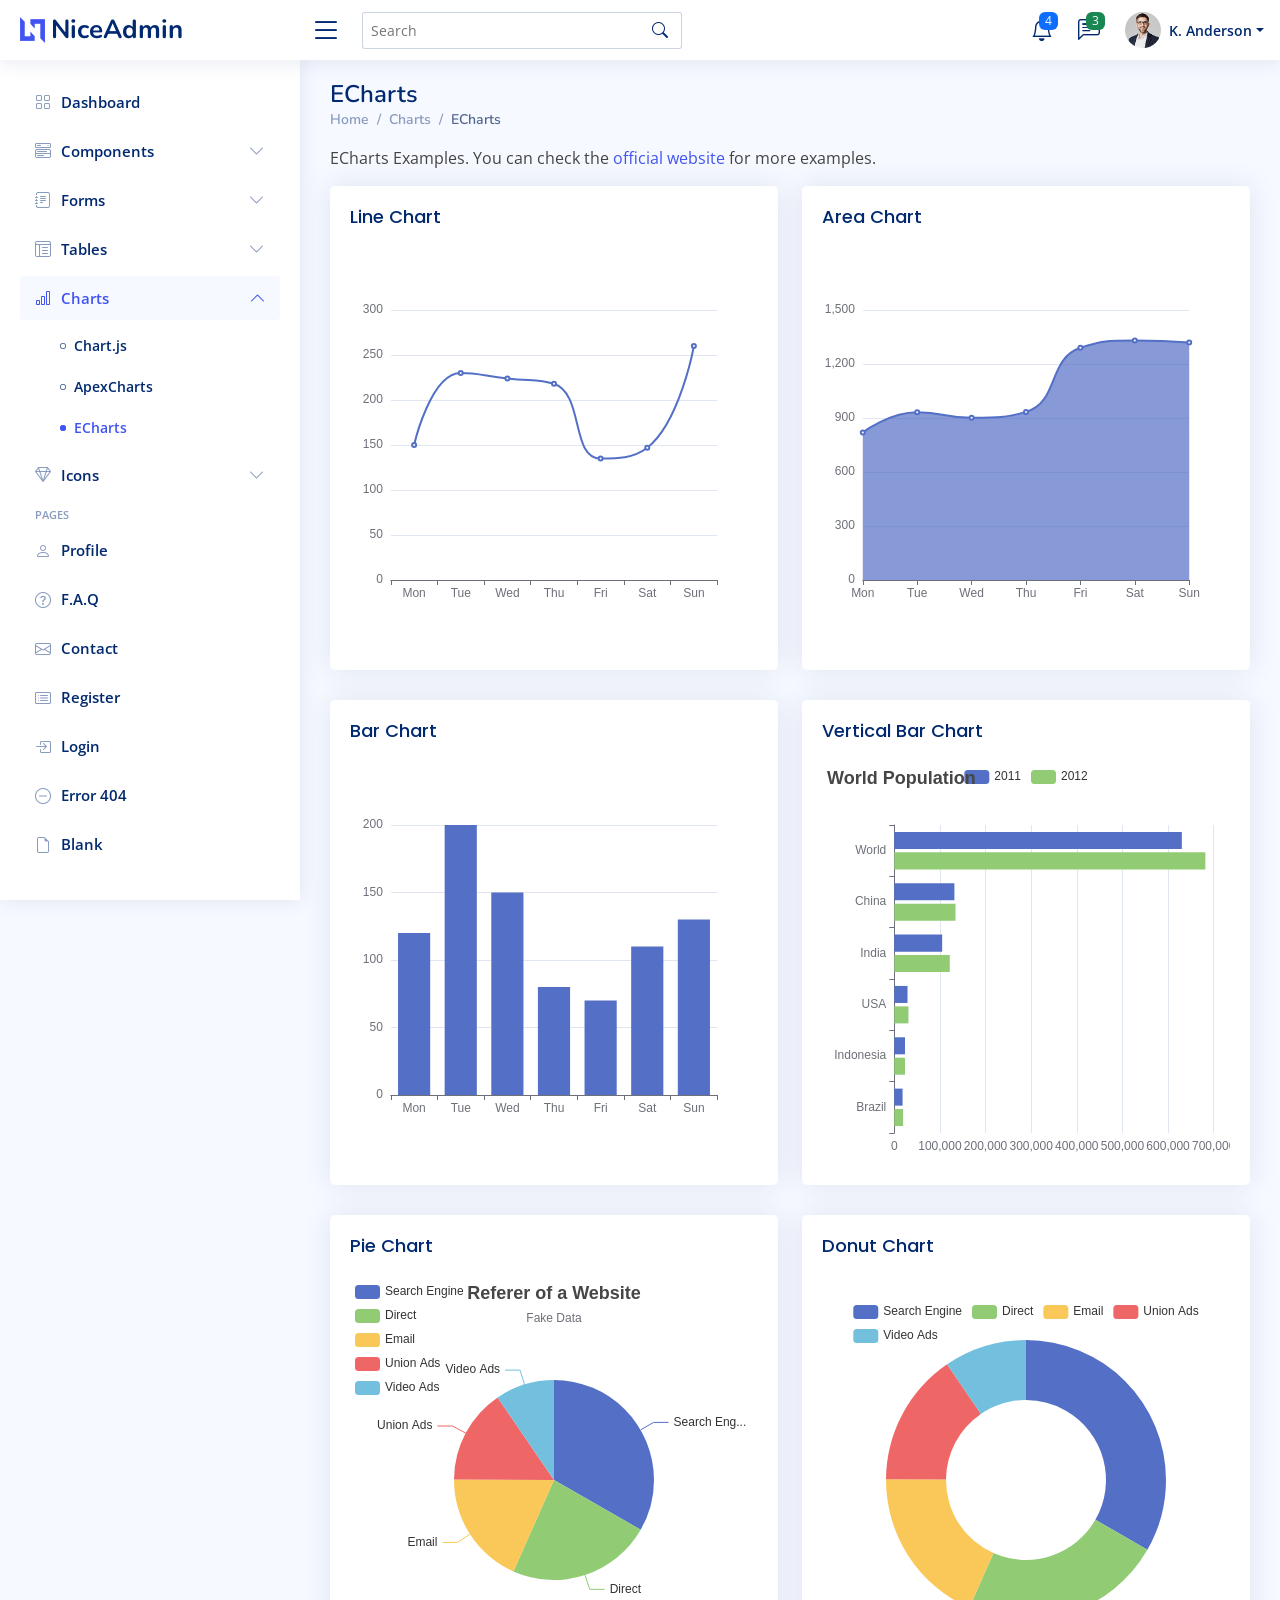
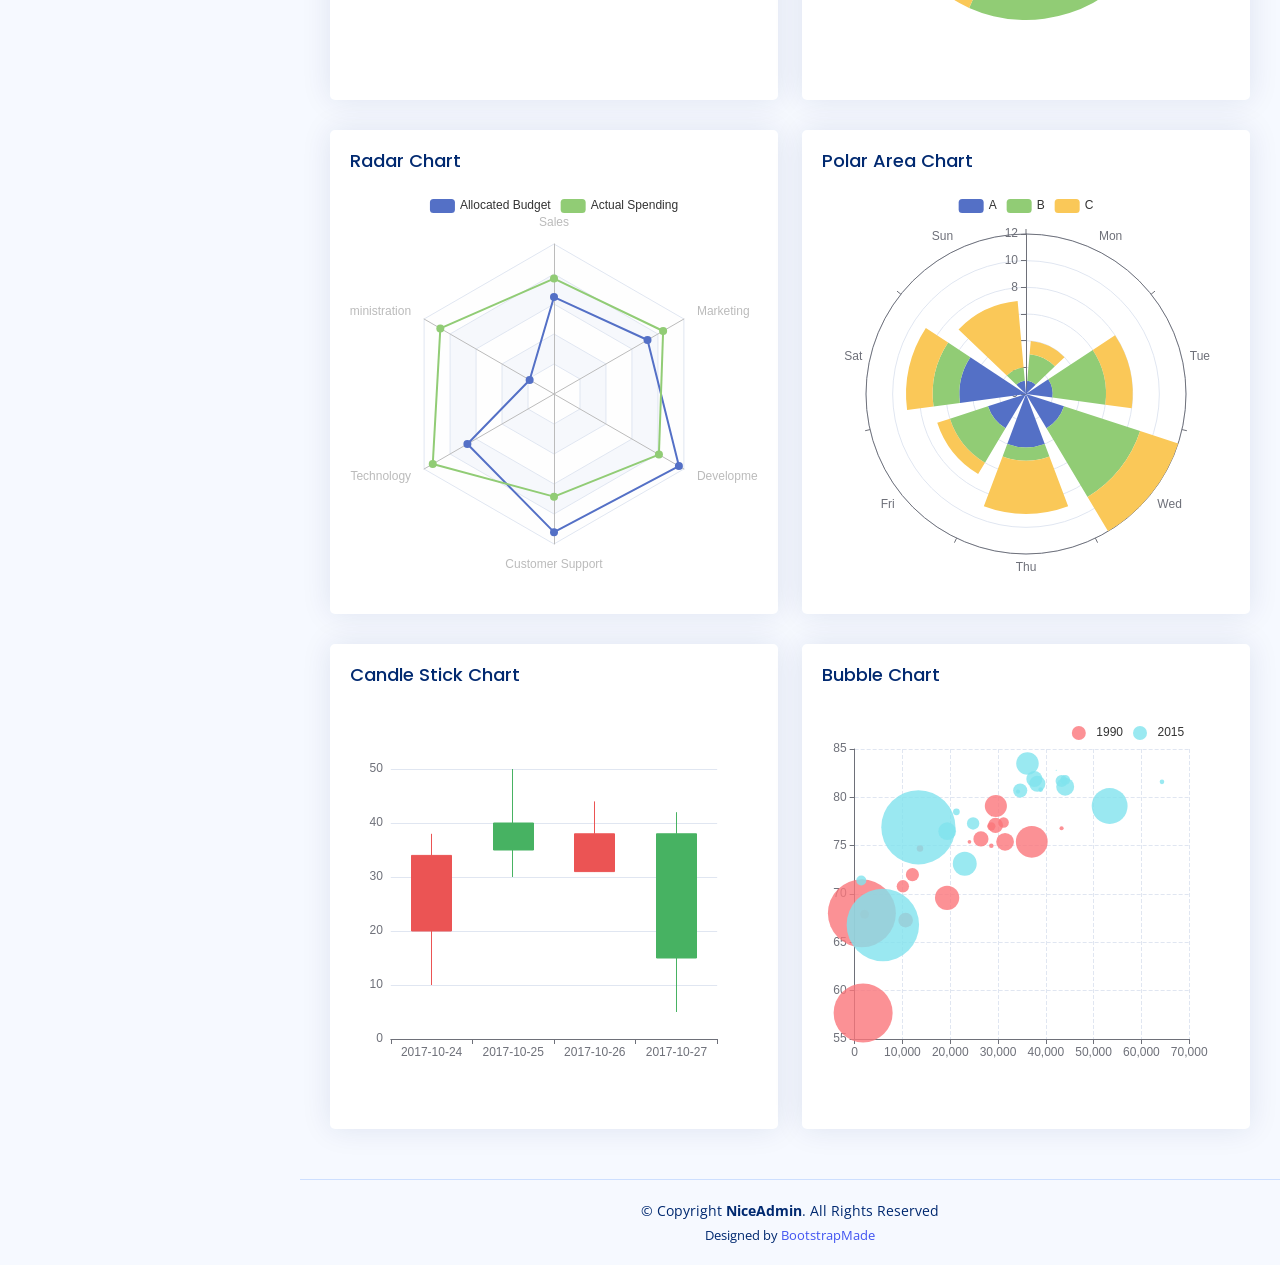
<file: NiceAdmin/charts-echarts.html>
<!DOCTYPE html>
<html lang="en">

<head>
  <meta charset="utf-8">
  <meta content="width=device-width, initial-scale=1.0" name="viewport">

  <title>Charts / ECharts - NiceAdmin Bootstrap Template</title>
  <meta content="" name="description">
  <meta content="" name="keywords">

  <!-- Favicons -->
  <link href="assets/img/favicon.png" rel="icon">
  <link href="assets/img/apple-touch-icon.png" rel="apple-touch-icon">

  <!-- Google Fonts -->
  <link href="https://fonts.gstatic.com" rel="preconnect">
  <link href="https://fonts.googleapis.com/css?family=Open+Sans:300,300i,400,400i,600,600i,700,700i|Nunito:300,300i,400,400i,600,600i,700,700i|Poppins:300,300i,400,400i,500,500i,600,600i,700,700i" rel="stylesheet">

  <!-- Vendor CSS Files -->
  <link href="assets/vendor/bootstrap/css/bootstrap.min.css" rel="stylesheet">
  <link href="assets/vendor/bootstrap-icons/bootstrap-icons.css" rel="stylesheet">
  <link href="assets/vendor/boxicons/css/boxicons.min.css" rel="stylesheet">
  <link href="assets/vendor/quill/quill.snow.css" rel="stylesheet">
  <link href="assets/vendor/quill/quill.bubble.css" rel="stylesheet">
  <link href="assets/vendor/remixicon/remixicon.css" rel="stylesheet">
  <link href="assets/vendor/simple-datatables/style.css" rel="stylesheet">

  <!-- Template Main CSS File -->
  <link href="assets/css/style.css" rel="stylesheet">

  <!-- =======================================================
  * Template Name: NiceAdmin
  * Template URL: https://bootstrapmade.com/nice-admin-bootstrap-admin-html-template/
  * Updated: Apr 20 2024 with Bootstrap v5.3.3
  * Author: BootstrapMade.com
  * License: https://bootstrapmade.com/license/
  ======================================================== -->
</head>

<body>

  <!-- ======= Header ======= -->
  <header id="header" class="header fixed-top d-flex align-items-center">

    <div class="d-flex align-items-center justify-content-between">
      <a href="index.html" class="logo d-flex align-items-center">
        <img src="assets/img/logo.png" alt="">
        <span class="d-none d-lg-block">NiceAdmin</span>
      </a>
      <i class="bi bi-list toggle-sidebar-btn"></i>
    </div><!-- End Logo -->

    <div class="search-bar">
      <form class="search-form d-flex align-items-center" method="POST" action="#">
        <input type="text" name="query" placeholder="Search" title="Enter search keyword">
        <button type="submit" title="Search"><i class="bi bi-search"></i></button>
      </form>
    </div><!-- End Search Bar -->

    <nav class="header-nav ms-auto">
      <ul class="d-flex align-items-center">

        <li class="nav-item d-block d-lg-none">
          <a class="nav-link nav-icon search-bar-toggle " href="#">
            <i class="bi bi-search"></i>
          </a>
        </li><!-- End Search Icon-->

        <li class="nav-item dropdown">

          <a class="nav-link nav-icon" href="#" data-bs-toggle="dropdown">
            <i class="bi bi-bell"></i>
            <span class="badge bg-primary badge-number">4</span>
          </a><!-- End Notification Icon -->

          <ul class="dropdown-menu dropdown-menu-end dropdown-menu-arrow notifications">
            <li class="dropdown-header">
              You have 4 new notifications
              <a href="#"><span class="badge rounded-pill bg-primary p-2 ms-2">View all</span></a>
            </li>
            <li>
              <hr class="dropdown-divider">
            </li>

            <li class="notification-item">
              <i class="bi bi-exclamation-circle text-warning"></i>
              <div>
                <h4>Lorem Ipsum</h4>
                <p>Quae dolorem earum veritatis oditseno</p>
                <p>30 min. ago</p>
              </div>
            </li>

            <li>
              <hr class="dropdown-divider">
            </li>

            <li class="notification-item">
              <i class="bi bi-x-circle text-danger"></i>
              <div>
                <h4>Atque rerum nesciunt</h4>
                <p>Quae dolorem earum veritatis oditseno</p>
                <p>1 hr. ago</p>
              </div>
            </li>

            <li>
              <hr class="dropdown-divider">
            </li>

            <li class="notification-item">
              <i class="bi bi-check-circle text-success"></i>
              <div>
                <h4>Sit rerum fuga</h4>
                <p>Quae dolorem earum veritatis oditseno</p>
                <p>2 hrs. ago</p>
              </div>
            </li>

            <li>
              <hr class="dropdown-divider">
            </li>

            <li class="notification-item">
              <i class="bi bi-info-circle text-primary"></i>
              <div>
                <h4>Dicta reprehenderit</h4>
                <p>Quae dolorem earum veritatis oditseno</p>
                <p>4 hrs. ago</p>
              </div>
            </li>

            <li>
              <hr class="dropdown-divider">
            </li>
            <li class="dropdown-footer">
              <a href="#">Show all notifications</a>
            </li>

          </ul><!-- End Notification Dropdown Items -->

        </li><!-- End Notification Nav -->

        <li class="nav-item dropdown">

          <a class="nav-link nav-icon" href="#" data-bs-toggle="dropdown">
            <i class="bi bi-chat-left-text"></i>
            <span class="badge bg-success badge-number">3</span>
          </a><!-- End Messages Icon -->

          <ul class="dropdown-menu dropdown-menu-end dropdown-menu-arrow messages">
            <li class="dropdown-header">
              You have 3 new messages
              <a href="#"><span class="badge rounded-pill bg-primary p-2 ms-2">View all</span></a>
            </li>
            <li>
              <hr class="dropdown-divider">
            </li>

            <li class="message-item">
              <a href="#">
                <img src="assets/img/messages-1.jpg" alt="" class="rounded-circle">
                <div>
                  <h4>Maria Hudson</h4>
                  <p>Velit asperiores et ducimus soluta repudiandae labore officia est ut...</p>
                  <p>4 hrs. ago</p>
                </div>
              </a>
            </li>
            <li>
              <hr class="dropdown-divider">
            </li>

            <li class="message-item">
              <a href="#">
                <img src="assets/img/messages-2.jpg" alt="" class="rounded-circle">
                <div>
                  <h4>Anna Nelson</h4>
                  <p>Velit asperiores et ducimus soluta repudiandae labore officia est ut...</p>
                  <p>6 hrs. ago</p>
                </div>
              </a>
            </li>
            <li>
              <hr class="dropdown-divider">
            </li>

            <li class="message-item">
              <a href="#">
                <img src="assets/img/messages-3.jpg" alt="" class="rounded-circle">
                <div>
                  <h4>David Muldon</h4>
                  <p>Velit asperiores et ducimus soluta repudiandae labore officia est ut...</p>
                  <p>8 hrs. ago</p>
                </div>
              </a>
            </li>
            <li>
              <hr class="dropdown-divider">
            </li>

            <li class="dropdown-footer">
              <a href="#">Show all messages</a>
            </li>

          </ul><!-- End Messages Dropdown Items -->

        </li><!-- End Messages Nav -->

        <li class="nav-item dropdown pe-3">

          <a class="nav-link nav-profile d-flex align-items-center pe-0" href="#" data-bs-toggle="dropdown">
            <img src="assets/img/profile-img.jpg" alt="Profile" class="rounded-circle">
            <span class="d-none d-md-block dropdown-toggle ps-2">K. Anderson</span>
          </a><!-- End Profile Iamge Icon -->

          <ul class="dropdown-menu dropdown-menu-end dropdown-menu-arrow profile">
            <li class="dropdown-header">
              <h6>Kevin Anderson</h6>
              <span>Web Designer</span>
            </li>
            <li>
              <hr class="dropdown-divider">
            </li>

            <li>
              <a class="dropdown-item d-flex align-items-center" href="users-profile.html">
                <i class="bi bi-person"></i>
                <span>My Profile</span>
              </a>
            </li>
            <li>
              <hr class="dropdown-divider">
            </li>

            <li>
              <a class="dropdown-item d-flex align-items-center" href="users-profile.html">
                <i class="bi bi-gear"></i>
                <span>Account Settings</span>
              </a>
            </li>
            <li>
              <hr class="dropdown-divider">
            </li>

            <li>
              <a class="dropdown-item d-flex align-items-center" href="pages-faq.html">
                <i class="bi bi-question-circle"></i>
                <span>Need Help?</span>
              </a>
            </li>
            <li>
              <hr class="dropdown-divider">
            </li>

            <li>
              <a class="dropdown-item d-flex align-items-center" href="#">
                <i class="bi bi-box-arrow-right"></i>
                <span>Sign Out</span>
              </a>
            </li>

          </ul><!-- End Profile Dropdown Items -->
        </li><!-- End Profile Nav -->

      </ul>
    </nav><!-- End Icons Navigation -->

  </header><!-- End Header -->

  <!-- ======= Sidebar ======= -->
  <aside id="sidebar" class="sidebar">

    <ul class="sidebar-nav" id="sidebar-nav">

      <li class="nav-item">
        <a class="nav-link collapsed" href="index.html">
          <i class="bi bi-grid"></i>
          <span>Dashboard</span>
        </a>
      </li><!-- End Dashboard Nav -->

      <li class="nav-item">
        <a class="nav-link collapsed" data-bs-target="#components-nav" data-bs-toggle="collapse" href="#">
          <i class="bi bi-menu-button-wide"></i><span>Components</span><i class="bi bi-chevron-down ms-auto"></i>
        </a>
        <ul id="components-nav" class="nav-content collapse " data-bs-parent="#sidebar-nav">
          <li>
            <a href="components-alerts.html">
              <i class="bi bi-circle"></i><span>Alerts</span>
            </a>
          </li>
          <li>
            <a href="components-accordion.html">
              <i class="bi bi-circle"></i><span>Accordion</span>
            </a>
          </li>
          <li>
            <a href="components-badges.html">
              <i class="bi bi-circle"></i><span>Badges</span>
            </a>
          </li>
          <li>
            <a href="components-breadcrumbs.html">
              <i class="bi bi-circle"></i><span>Breadcrumbs</span>
            </a>
          </li>
          <li>
            <a href="components-buttons.html">
              <i class="bi bi-circle"></i><span>Buttons</span>
            </a>
          </li>
          <li>
            <a href="components-cards.html">
              <i class="bi bi-circle"></i><span>Cards</span>
            </a>
          </li>
          <li>
            <a href="components-carousel.html">
              <i class="bi bi-circle"></i><span>Carousel</span>
            </a>
          </li>
          <li>
            <a href="components-list-group.html">
              <i class="bi bi-circle"></i><span>List group</span>
            </a>
          </li>
          <li>
            <a href="components-modal.html">
              <i class="bi bi-circle"></i><span>Modal</span>
            </a>
          </li>
          <li>
            <a href="components-tabs.html">
              <i class="bi bi-circle"></i><span>Tabs</span>
            </a>
          </li>
          <li>
            <a href="components-pagination.html">
              <i class="bi bi-circle"></i><span>Pagination</span>
            </a>
          </li>
          <li>
            <a href="components-progress.html">
              <i class="bi bi-circle"></i><span>Progress</span>
            </a>
          </li>
          <li>
            <a href="components-spinners.html">
              <i class="bi bi-circle"></i><span>Spinners</span>
            </a>
          </li>
          <li>
            <a href="components-tooltips.html">
              <i class="bi bi-circle"></i><span>Tooltips</span>
            </a>
          </li>
        </ul>
      </li><!-- End Components Nav -->

      <li class="nav-item">
        <a class="nav-link collapsed" data-bs-target="#forms-nav" data-bs-toggle="collapse" href="#">
          <i class="bi bi-journal-text"></i><span>Forms</span><i class="bi bi-chevron-down ms-auto"></i>
        </a>
        <ul id="forms-nav" class="nav-content collapse " data-bs-parent="#sidebar-nav">
          <li>
            <a href="forms-elements.html">
              <i class="bi bi-circle"></i><span>Form Elements</span>
            </a>
          </li>
          <li>
            <a href="forms-layouts.html">
              <i class="bi bi-circle"></i><span>Form Layouts</span>
            </a>
          </li>
          <li>
            <a href="forms-editors.html">
              <i class="bi bi-circle"></i><span>Form Editors</span>
            </a>
          </li>
          <li>
            <a href="forms-validation.html">
              <i class="bi bi-circle"></i><span>Form Validation</span>
            </a>
          </li>
        </ul>
      </li><!-- End Forms Nav -->

      <li class="nav-item">
        <a class="nav-link collapsed" data-bs-target="#tables-nav" data-bs-toggle="collapse" href="#">
          <i class="bi bi-layout-text-window-reverse"></i><span>Tables</span><i class="bi bi-chevron-down ms-auto"></i>
        </a>
        <ul id="tables-nav" class="nav-content collapse " data-bs-parent="#sidebar-nav">
          <li>
            <a href="tables-general.html">
              <i class="bi bi-circle"></i><span>General Tables</span>
            </a>
          </li>
          <li>
            <a href="tables-data.html">
              <i class="bi bi-circle"></i><span>Data Tables</span>
            </a>
          </li>
        </ul>
      </li><!-- End Tables Nav -->

      <li class="nav-item">
        <a class="nav-link " data-bs-target="#charts-nav" data-bs-toggle="collapse" href="#">
          <i class="bi bi-bar-chart"></i><span>Charts</span><i class="bi bi-chevron-down ms-auto"></i>
        </a>
        <ul id="charts-nav" class="nav-content collapse show" data-bs-parent="#sidebar-nav">
          <li>
            <a href="charts-chartjs.html">
              <i class="bi bi-circle"></i><span>Chart.js</span>
            </a>
          </li>
          <li>
            <a href="charts-apexcharts.html">
              <i class="bi bi-circle"></i><span>ApexCharts</span>
            </a>
          </li>
          <li>
            <a href="charts-echarts.html" class="active">
              <i class="bi bi-circle"></i><span>ECharts</span>
            </a>
          </li>
        </ul>
      </li><!-- End Charts Nav -->

      <li class="nav-item">
        <a class="nav-link collapsed" data-bs-target="#icons-nav" data-bs-toggle="collapse" href="#">
          <i class="bi bi-gem"></i><span>Icons</span><i class="bi bi-chevron-down ms-auto"></i>
        </a>
        <ul id="icons-nav" class="nav-content collapse " data-bs-parent="#sidebar-nav">
          <li>
            <a href="icons-bootstrap.html">
              <i class="bi bi-circle"></i><span>Bootstrap Icons</span>
            </a>
          </li>
          <li>
            <a href="icons-remix.html">
              <i class="bi bi-circle"></i><span>Remix Icons</span>
            </a>
          </li>
          <li>
            <a href="icons-boxicons.html">
              <i class="bi bi-circle"></i><span>Boxicons</span>
            </a>
          </li>
        </ul>
      </li><!-- End Icons Nav -->

      <li class="nav-heading">Pages</li>

      <li class="nav-item">
        <a class="nav-link collapsed" href="users-profile.html">
          <i class="bi bi-person"></i>
          <span>Profile</span>
        </a>
      </li><!-- End Profile Page Nav -->

      <li class="nav-item">
        <a class="nav-link collapsed" href="pages-faq.html">
          <i class="bi bi-question-circle"></i>
          <span>F.A.Q</span>
        </a>
      </li><!-- End F.A.Q Page Nav -->

      <li class="nav-item">
        <a class="nav-link collapsed" href="pages-contact.html">
          <i class="bi bi-envelope"></i>
          <span>Contact</span>
        </a>
      </li><!-- End Contact Page Nav -->

      <li class="nav-item">
        <a class="nav-link collapsed" href="pages-register.html">
          <i class="bi bi-card-list"></i>
          <span>Register</span>
        </a>
      </li><!-- End Register Page Nav -->

      <li class="nav-item">
        <a class="nav-link collapsed" href="pages-login.html">
          <i class="bi bi-box-arrow-in-right"></i>
          <span>Login</span>
        </a>
      </li><!-- End Login Page Nav -->

      <li class="nav-item">
        <a class="nav-link collapsed" href="pages-error-404.html">
          <i class="bi bi-dash-circle"></i>
          <span>Error 404</span>
        </a>
      </li><!-- End Error 404 Page Nav -->

      <li class="nav-item">
        <a class="nav-link collapsed" href="pages-blank.html">
          <i class="bi bi-file-earmark"></i>
          <span>Blank</span>
        </a>
      </li><!-- End Blank Page Nav -->

    </ul>

  </aside><!-- End Sidebar-->

  <main id="main" class="main">

    <div class="pagetitle">
      <h1>ECharts</h1>
      <nav>
        <ol class="breadcrumb">
          <li class="breadcrumb-item"><a href="index.html">Home</a></li>
          <li class="breadcrumb-item">Charts</li>
          <li class="breadcrumb-item active">ECharts</li>
        </ol>
      </nav>
    </div><!-- End Page Title -->

    <p>ECharts Examples. You can check the <a href="https://echarts.apache.org/examples/en/index.html" target="_blank">official website</a> for more examples.</p>

    <section class="section">
      <div class="row">

        <div class="col-lg-6">
          <div class="card">
            <div class="card-body">
              <h5 class="card-title">Line Chart</h5>

              <!-- Line Chart -->
              <div id="lineChart" style="min-height: 400px;" class="echart"></div>

              <script>
                document.addEventListener("DOMContentLoaded", () => {
                  echarts.init(document.querySelector("#lineChart")).setOption({
                    xAxis: {
                      type: 'category',
                      data: ['Mon', 'Tue', 'Wed', 'Thu', 'Fri', 'Sat', 'Sun']
                    },
                    yAxis: {
                      type: 'value'
                    },
                    series: [{
                      data: [150, 230, 224, 218, 135, 147, 260],
                      type: 'line',
                      smooth: true
                    }]
                  });
                });
              </script>
              <!-- End Line Chart -->

            </div>
          </div>
        </div>

        <div class="col-lg-6">
          <div class="card">
            <div class="card-body">
              <h5 class="card-title">Area Chart</h5>

              <!-- Area Chart -->
              <div id="areaChart" style="min-height: 400px;" class="echart"></div>

              <script>
                document.addEventListener("DOMContentLoaded", () => {
                  echarts.init(document.querySelector("#areaChart")).setOption({
                    xAxis: {
                      type: 'category',
                      boundaryGap: false,
                      data: ['Mon', 'Tue', 'Wed', 'Thu', 'Fri', 'Sat', 'Sun']
                    },
                    yAxis: {
                      type: 'value'
                    },
                    series: [{
                      data: [820, 932, 901, 934, 1290, 1330, 1320],
                      type: 'line',
                      smooth: true,
                      areaStyle: {}
                    }]
                  });
                });
              </script>
              <!-- End Area Chart -->

            </div>
          </div>
        </div>

        <div class="col-lg-6">
          <div class="card">
            <div class="card-body">
              <h5 class="card-title">Bar Chart</h5>

              <!-- Bar Chart -->
              <div id="barChart" style="min-height: 400px;" class="echart"></div>

              <script>
                document.addEventListener("DOMContentLoaded", () => {
                  echarts.init(document.querySelector("#barChart")).setOption({
                    xAxis: {
                      type: 'category',
                      data: ['Mon', 'Tue', 'Wed', 'Thu', 'Fri', 'Sat', 'Sun']
                    },
                    yAxis: {
                      type: 'value'
                    },
                    series: [{
                      data: [120, 200, 150, 80, 70, 110, 130],
                      type: 'bar'
                    }]
                  });
                });
              </script>
              <!-- End Bar Chart -->

            </div>
          </div>
        </div>

        <div class="col-lg-6">
          <div class="card">
            <div class="card-body">
              <h5 class="card-title">Vertical Bar Chart</h5>

              <!-- Vertical Bar Chart -->
              <div id="verticalBarChart" style="min-height: 400px;" class="echart"></div>

              <script>
                document.addEventListener("DOMContentLoaded", () => {
                  echarts.init(document.querySelector("#verticalBarChart")).setOption({
                    title: {
                      text: 'World Population'
                    },
                    tooltip: {
                      trigger: 'axis',
                      axisPointer: {
                        type: 'shadow'
                      }
                    },
                    legend: {},
                    grid: {
                      left: '3%',
                      right: '4%',
                      bottom: '3%',
                      containLabel: true
                    },
                    xAxis: {
                      type: 'value',
                      boundaryGap: [0, 0.01]
                    },
                    yAxis: {
                      type: 'category',
                      data: ['Brazil', 'Indonesia', 'USA', 'India', 'China', 'World']
                    },
                    series: [{
                        name: '2011',
                        type: 'bar',
                        data: [18203, 23489, 29034, 104970, 131744, 630230]
                      },
                      {
                        name: '2012',
                        type: 'bar',
                        data: [19325, 23438, 31000, 121594, 134141, 681807]
                      }
                    ]
                  });
                });
              </script>
              <!-- End Vertical Bar Chart -->

            </div>
          </div>
        </div>

        <div class="col-lg-6">
          <div class="card">
            <div class="card-body">
              <h5 class="card-title">Pie Chart</h5>

              <!-- Pie Chart -->
              <div id="pieChart" style="min-height: 400px;" class="echart"></div>

              <script>
                document.addEventListener("DOMContentLoaded", () => {
                  echarts.init(document.querySelector("#pieChart")).setOption({
                    title: {
                      text: 'Referer of a Website',
                      subtext: 'Fake Data',
                      left: 'center'
                    },
                    tooltip: {
                      trigger: 'item'
                    },
                    legend: {
                      orient: 'vertical',
                      left: 'left'
                    },
                    series: [{
                      name: 'Access From',
                      type: 'pie',
                      radius: '50%',
                      data: [{
                          value: 1048,
                          name: 'Search Engine'
                        },
                        {
                          value: 735,
                          name: 'Direct'
                        },
                        {
                          value: 580,
                          name: 'Email'
                        },
                        {
                          value: 484,
                          name: 'Union Ads'
                        },
                        {
                          value: 300,
                          name: 'Video Ads'
                        }
                      ],
                      emphasis: {
                        itemStyle: {
                          shadowBlur: 10,
                          shadowOffsetX: 0,
                          shadowColor: 'rgba(0, 0, 0, 0.5)'
                        }
                      }
                    }]
                  });
                });
              </script>
              <!-- End Pie Chart -->

            </div>
          </div>
        </div>

        <div class="col-lg-6">
          <div class="card">
            <div class="card-body">
              <h5 class="card-title">Donut Chart</h5>

              <!-- Donut Chart -->
              <div id="donutChart" style="min-height: 400px;" class="echart"></div>

              <script>
                document.addEventListener("DOMContentLoaded", () => {
                  echarts.init(document.querySelector("#donutChart")).setOption({
                    tooltip: {
                      trigger: 'item'
                    },
                    legend: {
                      top: '5%',
                      left: 'center'
                    },
                    series: [{
                      name: 'Access From',
                      type: 'pie',
                      radius: ['40%', '70%'],
                      avoidLabelOverlap: false,
                      label: {
                        show: false,
                        position: 'center'
                      },
                      emphasis: {
                        label: {
                          show: true,
                          fontSize: '18',
                          fontWeight: 'bold'
                        }
                      },
                      labelLine: {
                        show: false
                      },
                      data: [{
                          value: 1048,
                          name: 'Search Engine'
                        },
                        {
                          value: 735,
                          name: 'Direct'
                        },
                        {
                          value: 580,
                          name: 'Email'
                        },
                        {
                          value: 484,
                          name: 'Union Ads'
                        },
                        {
                          value: 300,
                          name: 'Video Ads'
                        }
                      ]
                    }]
                  });
                });
              </script>
              <!-- End Donut Chart -->

            </div>
          </div>
        </div>

        <div class="col-lg-6">
          <div class="card">
            <div class="card-body">
              <h5 class="card-title">Radar Chart</h5>

              <!-- Radar Chart -->
              <div id="radarChart" style="min-height: 400px;" class="echart"></div>

              <script>
                document.addEventListener("DOMContentLoaded", () => {
                  echarts.init(document.querySelector("#radarChart")).setOption({
                    legend: {
                      data: ['Allocated Budget', 'Actual Spending']
                    },
                    radar: {
                      // shape: 'circle',
                      indicator: [{
                          name: 'Sales',
                          max: 6500
                        },
                        {
                          name: 'Administration',
                          max: 16000
                        },
                        {
                          name: 'Information Technology',
                          max: 30000
                        },
                        {
                          name: 'Customer Support',
                          max: 38000
                        },
                        {
                          name: 'Development',
                          max: 52000
                        },
                        {
                          name: 'Marketing',
                          max: 25000
                        }
                      ]
                    },
                    series: [{
                      name: 'Budget vs spending',
                      type: 'radar',
                      data: [{
                          value: [4200, 3000, 20000, 35000, 50000, 18000],
                          name: 'Allocated Budget'
                        },
                        {
                          value: [5000, 14000, 28000, 26000, 42000, 21000],
                          name: 'Actual Spending'
                        }
                      ]
                    }]
                  });
                });
              </script>
              <!-- End Radar Chart -->

            </div>
          </div>
        </div>

        <div class="col-lg-6">
          <div class="card">
            <div class="card-body">
              <h5 class="card-title">Polar Area Chart</h5>

              <!-- Polar Area Chart -->
              <div id="polarAreaChart" style="min-height: 400px;" class="echart"></div>

              <script>
                document.addEventListener("DOMContentLoaded", () => {
                  echarts.init(document.querySelector("#polarAreaChart")).setOption({
                    angleAxis: {
                      type: 'category',
                      data: ['Mon', 'Tue', 'Wed', 'Thu', 'Fri', 'Sat', 'Sun']
                    },
                    radiusAxis: {},
                    polar: {},
                    series: [{
                        type: 'bar',
                        data: [1, 2, 3, 4, 3, 5, 1],
                        coordinateSystem: 'polar',
                        name: 'A',
                        stack: 'a',
                        emphasis: {
                          focus: 'series'
                        }
                      },
                      {
                        type: 'bar',
                        data: [2, 4, 6, 1, 3, 2, 1],
                        coordinateSystem: 'polar',
                        name: 'B',
                        stack: 'a',
                        emphasis: {
                          focus: 'series'
                        }
                      },
                      {
                        type: 'bar',
                        data: [1, 2, 3, 4, 1, 2, 5],
                        coordinateSystem: 'polar',
                        name: 'C',
                        stack: 'a',
                        emphasis: {
                          focus: 'series'
                        }
                      }
                    ],
                    legend: {
                      show: true,
                      data: ['A', 'B', 'C']
                    }
                  });
                });
              </script>
              <!-- End Polar Area Chart -->

            </div>
          </div>
        </div>

        <div class="col-lg-6">
          <div class="card">
            <div class="card-body">
              <h5 class="card-title">Candle Stick Chart</h5>

              <!-- Candle Stick Chart -->
              <div id="candleStickChart" style="min-height: 400px;" class="echart"></div>

              <script>
                document.addEventListener("DOMContentLoaded", () => {
                  echarts.init(document.querySelector("#candleStickChart")).setOption({
                    xAxis: {
                      data: ['2017-10-24', '2017-10-25', '2017-10-26', '2017-10-27']
                    },
                    yAxis: {},
                    series: [{
                      type: 'candlestick',
                      data: [
                        [20, 34, 10, 38],
                        [40, 35, 30, 50],
                        [31, 38, 33, 44],
                        [38, 15, 5, 42]
                      ]
                    }]
                  });
                });
              </script>
              <!-- End Candle Stick Chart -->

            </div>
          </div>
        </div>

        <div class="col-lg-6">
          <div class="card">
            <div class="card-body">
              <h5 class="card-title">Bubble Chart</h5>

              <!-- Bubble Chart -->
              <div id="bubbleChart" style="min-height: 400px;" class="echart"></div>

              <script>
                document.addEventListener("DOMContentLoaded", () => {
                  const data = [
                    [
                      [28604, 77, 17096869, 'Australia', 1990],
                      [31163, 77.4, 27662440, 'Canada', 1990],
                      [1516, 68, 1154605773, 'China', 1990],
                      [13670, 74.7, 10582082, 'Cuba', 1990],
                      [28599, 75, 4986705, 'Finland', 1990],
                      [29476, 77.1, 56943299, 'France', 1990],
                      [31476, 75.4, 78958237, 'Germany', 1990],
                      [28666, 78.1, 254830, 'Iceland', 1990],
                      [1777, 57.7, 870601776, 'India', 1990],
                      [29550, 79.1, 122249285, 'Japan', 1990],
                      [2076, 67.9, 20194354, 'North Korea', 1990],
                      [12087, 72, 42972254, 'South Korea', 1990],
                      [24021, 75.4, 3397534, 'New Zealand', 1990],
                      [43296, 76.8, 4240375, 'Norway', 1990],
                      [10088, 70.8, 38195258, 'Poland', 1990],
                      [19349, 69.6, 147568552, 'Russia', 1990],
                      [10670, 67.3, 53994605, 'Turkey', 1990],
                      [26424, 75.7, 57110117, 'United Kingdom', 1990],
                      [37062, 75.4, 252847810, 'United States', 1990]
                    ],
                    [
                      [44056, 81.8, 23968973, 'Australia', 2015],
                      [43294, 81.7, 35939927, 'Canada', 2015],
                      [13334, 76.9, 1376048943, 'China', 2015],
                      [21291, 78.5, 11389562, 'Cuba', 2015],
                      [38923, 80.8, 5503457, 'Finland', 2015],
                      [37599, 81.9, 64395345, 'France', 2015],
                      [44053, 81.1, 80688545, 'Germany', 2015],
                      [42182, 82.8, 329425, 'Iceland', 2015],
                      [5903, 66.8, 1311050527, 'India', 2015],
                      [36162, 83.5, 126573481, 'Japan', 2015],
                      [1390, 71.4, 25155317, 'North Korea', 2015],
                      [34644, 80.7, 50293439, 'South Korea', 2015],
                      [34186, 80.6, 4528526, 'New Zealand', 2015],
                      [64304, 81.6, 5210967, 'Norway', 2015],
                      [24787, 77.3, 38611794, 'Poland', 2015],
                      [23038, 73.13, 143456918, 'Russia', 2015],
                      [19360, 76.5, 78665830, 'Turkey', 2015],
                      [38225, 81.4, 64715810, 'United Kingdom', 2015],
                      [53354, 79.1, 321773631, 'United States', 2015]
                    ]
                  ];
                  echarts.init(document.querySelector("#bubbleChart")).setOption({
                    legend: {
                      right: '10%',
                      top: '3%',
                      data: ['1990', '2015']
                    },
                    grid: {
                      left: '8%',
                      top: '10%'
                    },
                    xAxis: {
                      splitLine: {
                        lineStyle: {
                          type: 'dashed'
                        }
                      }
                    },
                    yAxis: {
                      splitLine: {
                        lineStyle: {
                          type: 'dashed'
                        }
                      },
                      scale: true
                    },
                    series: [{
                        name: '1990',
                        data: data[0],
                        type: 'scatter',
                        symbolSize: function(data) {
                          return Math.sqrt(data[2]) / 5e2;
                        },
                        emphasis: {
                          focus: 'series',
                          label: {
                            show: true,
                            formatter: function(param) {
                              return param.data[3];
                            },
                            position: 'top'
                          }
                        },
                        itemStyle: {
                          color: 'rgb(251, 118, 123)'
                        }
                      },
                      {
                        name: '2015',
                        data: data[1],
                        type: 'scatter',
                        symbolSize: function(data) {
                          return Math.sqrt(data[2]) / 5e2;
                        },
                        emphasis: {
                          focus: 'series',
                          label: {
                            show: true,
                            formatter: function(param) {
                              return param.data[3];
                            },
                            position: 'top'
                          }
                        },
                        itemStyle: {
                          color: 'rgb(129, 227, 238)'
                        }
                      }
                    ]
                  });
                });
              </script>
              <!-- End Bubble Chart -->

            </div>
          </div>
        </div>

      </div>
    </section>

  </main><!-- End #main -->

  <!-- ======= Footer ======= -->
  <footer id="footer" class="footer">
    <div class="copyright">
      &copy; Copyright <strong><span>NiceAdmin</span></strong>. All Rights Reserved
    </div>
    <div class="credits">
      <!-- All the links in the footer should remain intact. -->
      <!-- You can delete the links only if you purchased the pro version. -->
      <!-- Licensing information: https://bootstrapmade.com/license/ -->
      <!-- Purchase the pro version with working PHP/AJAX contact form: https://bootstrapmade.com/nice-admin-bootstrap-admin-html-template/ -->
      Designed by <a href="https://bootstrapmade.com/">BootstrapMade</a>
    </div>
  </footer><!-- End Footer -->

  <a href="#" class="back-to-top d-flex align-items-center justify-content-center"><i class="bi bi-arrow-up-short"></i></a>

  <!-- Vendor JS Files -->
  <script src="assets/vendor/apexcharts/apexcharts.min.js"></script>
  <script src="assets/vendor/bootstrap/js/bootstrap.bundle.min.js"></script>
  <script src="assets/vendor/chart.js/chart.umd.js"></script>
  <script src="assets/vendor/echarts/echarts.min.js"></script>
  <script src="assets/vendor/quill/quill.js"></script>
  <script src="assets/vendor/simple-datatables/simple-datatables.js"></script>
  <script src="assets/vendor/tinymce/tinymce.min.js"></script>
  <script src="assets/vendor/php-email-form/validate.js"></script>

  <!-- Template Main JS File -->
  <script src="assets/js/main.js"></script>

</body>

</html>
</file>
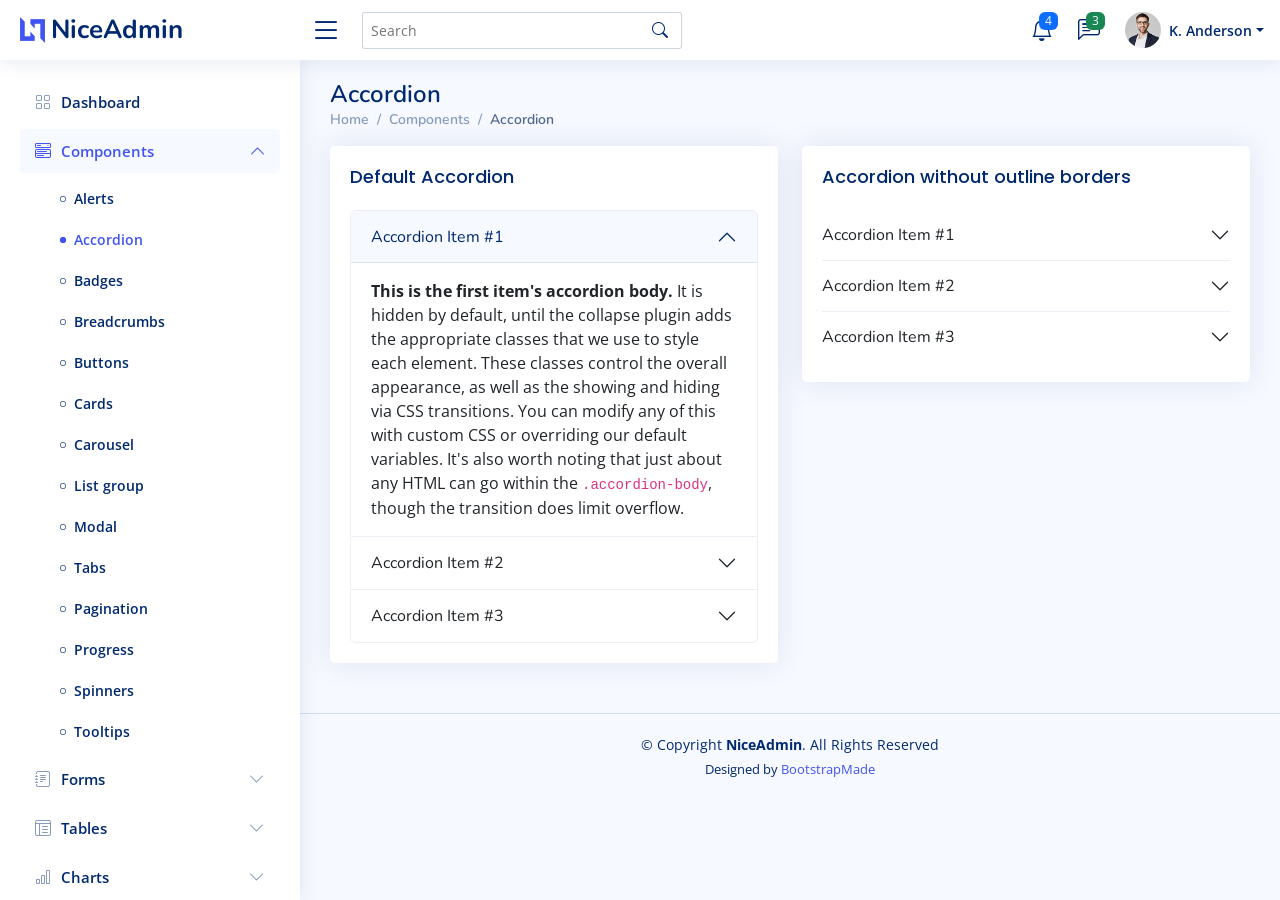
<file: NiceAdmin/components-accordion.html>
<!DOCTYPE html>
<html lang="en">

<head>
  <meta charset="utf-8">
  <meta content="width=device-width, initial-scale=1.0" name="viewport">

  <title>Components / Accordion - NiceAdmin Bootstrap Template</title>
  <meta content="" name="description">
  <meta content="" name="keywords">

  <!-- Favicons -->
  <link href="assets/img/favicon.png" rel="icon">
  <link href="assets/img/apple-touch-icon.png" rel="apple-touch-icon">

  <!-- Google Fonts -->
  <link href="https://fonts.gstatic.com" rel="preconnect">
  <link href="https://fonts.googleapis.com/css?family=Open+Sans:300,300i,400,400i,600,600i,700,700i|Nunito:300,300i,400,400i,600,600i,700,700i|Poppins:300,300i,400,400i,500,500i,600,600i,700,700i" rel="stylesheet">

  <!-- Vendor CSS Files -->
  <link href="assets/vendor/bootstrap/css/bootstrap.min.css" rel="stylesheet">
  <link href="assets/vendor/bootstrap-icons/bootstrap-icons.css" rel="stylesheet">
  <link href="assets/vendor/boxicons/css/boxicons.min.css" rel="stylesheet">
  <link href="assets/vendor/quill/quill.snow.css" rel="stylesheet">
  <link href="assets/vendor/quill/quill.bubble.css" rel="stylesheet">
  <link href="assets/vendor/remixicon/remixicon.css" rel="stylesheet">
  <link href="assets/vendor/simple-datatables/style.css" rel="stylesheet">

  <!-- Template Main CSS File -->
  <link href="assets/css/style.css" rel="stylesheet">

  <!-- =======================================================
  * Template Name: NiceAdmin
  * Template URL: https://bootstrapmade.com/nice-admin-bootstrap-admin-html-template/
  * Updated: Apr 20 2024 with Bootstrap v5.3.3
  * Author: BootstrapMade.com
  * License: https://bootstrapmade.com/license/
  ======================================================== -->
</head>

<body>

  <!-- ======= Header ======= -->
  <header id="header" class="header fixed-top d-flex align-items-center">

    <div class="d-flex align-items-center justify-content-between">
      <a href="index.html" class="logo d-flex align-items-center">
        <img src="assets/img/logo.png" alt="">
        <span class="d-none d-lg-block">NiceAdmin</span>
      </a>
      <i class="bi bi-list toggle-sidebar-btn"></i>
    </div><!-- End Logo -->

    <div class="search-bar">
      <form class="search-form d-flex align-items-center" method="POST" action="#">
        <input type="text" name="query" placeholder="Search" title="Enter search keyword">
        <button type="submit" title="Search"><i class="bi bi-search"></i></button>
      </form>
    </div><!-- End Search Bar -->

    <nav class="header-nav ms-auto">
      <ul class="d-flex align-items-center">

        <li class="nav-item d-block d-lg-none">
          <a class="nav-link nav-icon search-bar-toggle " href="#">
            <i class="bi bi-search"></i>
          </a>
        </li><!-- End Search Icon-->

        <li class="nav-item dropdown">

          <a class="nav-link nav-icon" href="#" data-bs-toggle="dropdown">
            <i class="bi bi-bell"></i>
            <span class="badge bg-primary badge-number">4</span>
          </a><!-- End Notification Icon -->

          <ul class="dropdown-menu dropdown-menu-end dropdown-menu-arrow notifications">
            <li class="dropdown-header">
              You have 4 new notifications
              <a href="#"><span class="badge rounded-pill bg-primary p-2 ms-2">View all</span></a>
            </li>
            <li>
              <hr class="dropdown-divider">
            </li>

            <li class="notification-item">
              <i class="bi bi-exclamation-circle text-warning"></i>
              <div>
                <h4>Lorem Ipsum</h4>
                <p>Quae dolorem earum veritatis oditseno</p>
                <p>30 min. ago</p>
              </div>
            </li>

            <li>
              <hr class="dropdown-divider">
            </li>

            <li class="notification-item">
              <i class="bi bi-x-circle text-danger"></i>
              <div>
                <h4>Atque rerum nesciunt</h4>
                <p>Quae dolorem earum veritatis oditseno</p>
                <p>1 hr. ago</p>
              </div>
            </li>

            <li>
              <hr class="dropdown-divider">
            </li>

            <li class="notification-item">
              <i class="bi bi-check-circle text-success"></i>
              <div>
                <h4>Sit rerum fuga</h4>
                <p>Quae dolorem earum veritatis oditseno</p>
                <p>2 hrs. ago</p>
              </div>
            </li>

            <li>
              <hr class="dropdown-divider">
            </li>

            <li class="notification-item">
              <i class="bi bi-info-circle text-primary"></i>
              <div>
                <h4>Dicta reprehenderit</h4>
                <p>Quae dolorem earum veritatis oditseno</p>
                <p>4 hrs. ago</p>
              </div>
            </li>

            <li>
              <hr class="dropdown-divider">
            </li>
            <li class="dropdown-footer">
              <a href="#">Show all notifications</a>
            </li>

          </ul><!-- End Notification Dropdown Items -->

        </li><!-- End Notification Nav -->

        <li class="nav-item dropdown">

          <a class="nav-link nav-icon" href="#" data-bs-toggle="dropdown">
            <i class="bi bi-chat-left-text"></i>
            <span class="badge bg-success badge-number">3</span>
          </a><!-- End Messages Icon -->

          <ul class="dropdown-menu dropdown-menu-end dropdown-menu-arrow messages">
            <li class="dropdown-header">
              You have 3 new messages
              <a href="#"><span class="badge rounded-pill bg-primary p-2 ms-2">View all</span></a>
            </li>
            <li>
              <hr class="dropdown-divider">
            </li>

            <li class="message-item">
              <a href="#">
                <img src="assets/img/messages-1.jpg" alt="" class="rounded-circle">
                <div>
                  <h4>Maria Hudson</h4>
                  <p>Velit asperiores et ducimus soluta repudiandae labore officia est ut...</p>
                  <p>4 hrs. ago</p>
                </div>
              </a>
            </li>
            <li>
              <hr class="dropdown-divider">
            </li>

            <li class="message-item">
              <a href="#">
                <img src="assets/img/messages-2.jpg" alt="" class="rounded-circle">
                <div>
                  <h4>Anna Nelson</h4>
                  <p>Velit asperiores et ducimus soluta repudiandae labore officia est ut...</p>
                  <p>6 hrs. ago</p>
                </div>
              </a>
            </li>
            <li>
              <hr class="dropdown-divider">
            </li>

            <li class="message-item">
              <a href="#">
                <img src="assets/img/messages-3.jpg" alt="" class="rounded-circle">
                <div>
                  <h4>David Muldon</h4>
                  <p>Velit asperiores et ducimus soluta repudiandae labore officia est ut...</p>
                  <p>8 hrs. ago</p>
                </div>
              </a>
            </li>
            <li>
              <hr class="dropdown-divider">
            </li>

            <li class="dropdown-footer">
              <a href="#">Show all messages</a>
            </li>

          </ul><!-- End Messages Dropdown Items -->

        </li><!-- End Messages Nav -->

        <li class="nav-item dropdown pe-3">

          <a class="nav-link nav-profile d-flex align-items-center pe-0" href="#" data-bs-toggle="dropdown">
            <img src="assets/img/profile-img.jpg" alt="Profile" class="rounded-circle">
            <span class="d-none d-md-block dropdown-toggle ps-2">K. Anderson</span>
          </a><!-- End Profile Iamge Icon -->

          <ul class="dropdown-menu dropdown-menu-end dropdown-menu-arrow profile">
            <li class="dropdown-header">
              <h6>Kevin Anderson</h6>
              <span>Web Designer</span>
            </li>
            <li>
              <hr class="dropdown-divider">
            </li>

            <li>
              <a class="dropdown-item d-flex align-items-center" href="users-profile.html">
                <i class="bi bi-person"></i>
                <span>My Profile</span>
              </a>
            </li>
            <li>
              <hr class="dropdown-divider">
            </li>

            <li>
              <a class="dropdown-item d-flex align-items-center" href="users-profile.html">
                <i class="bi bi-gear"></i>
                <span>Account Settings</span>
              </a>
            </li>
            <li>
              <hr class="dropdown-divider">
            </li>

            <li>
              <a class="dropdown-item d-flex align-items-center" href="pages-faq.html">
                <i class="bi bi-question-circle"></i>
                <span>Need Help?</span>
              </a>
            </li>
            <li>
              <hr class="dropdown-divider">
            </li>

            <li>
              <a class="dropdown-item d-flex align-items-center" href="#">
                <i class="bi bi-box-arrow-right"></i>
                <span>Sign Out</span>
              </a>
            </li>

          </ul><!-- End Profile Dropdown Items -->
        </li><!-- End Profile Nav -->

      </ul>
    </nav><!-- End Icons Navigation -->

  </header><!-- End Header -->

  <!-- ======= Sidebar ======= -->
  <aside id="sidebar" class="sidebar">

    <ul class="sidebar-nav" id="sidebar-nav">

      <li class="nav-item">
        <a class="nav-link collapsed" href="index.html">
          <i class="bi bi-grid"></i>
          <span>Dashboard</span>
        </a>
      </li><!-- End Dashboard Nav -->

      <li class="nav-item">
        <a class="nav-link " data-bs-target="#components-nav" data-bs-toggle="collapse" href="#">
          <i class="bi bi-menu-button-wide"></i><span>Components</span><i class="bi bi-chevron-down ms-auto"></i>
        </a>
        <ul id="components-nav" class="nav-content collapse show" data-bs-parent="#sidebar-nav">
          <li>
            <a href="components-alerts.html">
              <i class="bi bi-circle"></i><span>Alerts</span>
            </a>
          </li>
          <li>
            <a href="components-accordion.html" class="active">
              <i class="bi bi-circle"></i><span>Accordion</span>
            </a>
          </li>
          <li>
            <a href="components-badges.html">
              <i class="bi bi-circle"></i><span>Badges</span>
            </a>
          </li>
          <li>
            <a href="components-breadcrumbs.html">
              <i class="bi bi-circle"></i><span>Breadcrumbs</span>
            </a>
          </li>
          <li>
            <a href="components-buttons.html">
              <i class="bi bi-circle"></i><span>Buttons</span>
            </a>
          </li>
          <li>
            <a href="components-cards.html">
              <i class="bi bi-circle"></i><span>Cards</span>
            </a>
          </li>
          <li>
            <a href="components-carousel.html">
              <i class="bi bi-circle"></i><span>Carousel</span>
            </a>
          </li>
          <li>
            <a href="components-list-group.html">
              <i class="bi bi-circle"></i><span>List group</span>
            </a>
          </li>
          <li>
            <a href="components-modal.html">
              <i class="bi bi-circle"></i><span>Modal</span>
            </a>
          </li>
          <li>
            <a href="components-tabs.html">
              <i class="bi bi-circle"></i><span>Tabs</span>
            </a>
          </li>
          <li>
            <a href="components-pagination.html">
              <i class="bi bi-circle"></i><span>Pagination</span>
            </a>
          </li>
          <li>
            <a href="components-progress.html">
              <i class="bi bi-circle"></i><span>Progress</span>
            </a>
          </li>
          <li>
            <a href="components-spinners.html">
              <i class="bi bi-circle"></i><span>Spinners</span>
            </a>
          </li>
          <li>
            <a href="components-tooltips.html">
              <i class="bi bi-circle"></i><span>Tooltips</span>
            </a>
          </li>
        </ul>
      </li><!-- End Components Nav -->

      <li class="nav-item">
        <a class="nav-link collapsed" data-bs-target="#forms-nav" data-bs-toggle="collapse" href="#">
          <i class="bi bi-journal-text"></i><span>Forms</span><i class="bi bi-chevron-down ms-auto"></i>
        </a>
        <ul id="forms-nav" class="nav-content collapse " data-bs-parent="#sidebar-nav">
          <li>
            <a href="forms-elements.html">
              <i class="bi bi-circle"></i><span>Form Elements</span>
            </a>
          </li>
          <li>
            <a href="forms-layouts.html">
              <i class="bi bi-circle"></i><span>Form Layouts</span>
            </a>
          </li>
          <li>
            <a href="forms-editors.html">
              <i class="bi bi-circle"></i><span>Form Editors</span>
            </a>
          </li>
          <li>
            <a href="forms-validation.html">
              <i class="bi bi-circle"></i><span>Form Validation</span>
            </a>
          </li>
        </ul>
      </li><!-- End Forms Nav -->

      <li class="nav-item">
        <a class="nav-link collapsed" data-bs-target="#tables-nav" data-bs-toggle="collapse" href="#">
          <i class="bi bi-layout-text-window-reverse"></i><span>Tables</span><i class="bi bi-chevron-down ms-auto"></i>
        </a>
        <ul id="tables-nav" class="nav-content collapse " data-bs-parent="#sidebar-nav">
          <li>
            <a href="tables-general.html">
              <i class="bi bi-circle"></i><span>General Tables</span>
            </a>
          </li>
          <li>
            <a href="tables-data.html">
              <i class="bi bi-circle"></i><span>Data Tables</span>
            </a>
          </li>
        </ul>
      </li><!-- End Tables Nav -->

      <li class="nav-item">
        <a class="nav-link collapsed" data-bs-target="#charts-nav" data-bs-toggle="collapse" href="#">
          <i class="bi bi-bar-chart"></i><span>Charts</span><i class="bi bi-chevron-down ms-auto"></i>
        </a>
        <ul id="charts-nav" class="nav-content collapse " data-bs-parent="#sidebar-nav">
          <li>
            <a href="charts-chartjs.html">
              <i class="bi bi-circle"></i><span>Chart.js</span>
            </a>
          </li>
          <li>
            <a href="charts-apexcharts.html">
              <i class="bi bi-circle"></i><span>ApexCharts</span>
            </a>
          </li>
          <li>
            <a href="charts-echarts.html">
              <i class="bi bi-circle"></i><span>ECharts</span>
            </a>
          </li>
        </ul>
      </li><!-- End Charts Nav -->

      <li class="nav-item">
        <a class="nav-link collapsed" data-bs-target="#icons-nav" data-bs-toggle="collapse" href="#">
          <i class="bi bi-gem"></i><span>Icons</span><i class="bi bi-chevron-down ms-auto"></i>
        </a>
        <ul id="icons-nav" class="nav-content collapse " data-bs-parent="#sidebar-nav">
          <li>
            <a href="icons-bootstrap.html">
              <i class="bi bi-circle"></i><span>Bootstrap Icons</span>
            </a>
          </li>
          <li>
            <a href="icons-remix.html">
              <i class="bi bi-circle"></i><span>Remix Icons</span>
            </a>
          </li>
          <li>
            <a href="icons-boxicons.html">
              <i class="bi bi-circle"></i><span>Boxicons</span>
            </a>
          </li>
        </ul>
      </li><!-- End Icons Nav -->

      <li class="nav-heading">Pages</li>

      <li class="nav-item">
        <a class="nav-link collapsed" href="users-profile.html">
          <i class="bi bi-person"></i>
          <span>Profile</span>
        </a>
      </li><!-- End Profile Page Nav -->

      <li class="nav-item">
        <a class="nav-link collapsed" href="pages-faq.html">
          <i class="bi bi-question-circle"></i>
          <span>F.A.Q</span>
        </a>
      </li><!-- End F.A.Q Page Nav -->

      <li class="nav-item">
        <a class="nav-link collapsed" href="pages-contact.html">
          <i class="bi bi-envelope"></i>
          <span>Contact</span>
        </a>
      </li><!-- End Contact Page Nav -->

      <li class="nav-item">
        <a class="nav-link collapsed" href="pages-register.html">
          <i class="bi bi-card-list"></i>
          <span>Register</span>
        </a>
      </li><!-- End Register Page Nav -->

      <li class="nav-item">
        <a class="nav-link collapsed" href="pages-login.html">
          <i class="bi bi-box-arrow-in-right"></i>
          <span>Login</span>
        </a>
      </li><!-- End Login Page Nav -->

      <li class="nav-item">
        <a class="nav-link collapsed" href="pages-error-404.html">
          <i class="bi bi-dash-circle"></i>
          <span>Error 404</span>
        </a>
      </li><!-- End Error 404 Page Nav -->

      <li class="nav-item">
        <a class="nav-link collapsed" href="pages-blank.html">
          <i class="bi bi-file-earmark"></i>
          <span>Blank</span>
        </a>
      </li><!-- End Blank Page Nav -->

    </ul>

  </aside><!-- End Sidebar-->

  <main id="main" class="main">

    <div class="pagetitle">
      <h1>Accordion</h1>
      <nav>
        <ol class="breadcrumb">
          <li class="breadcrumb-item"><a href="index.html">Home</a></li>
          <li class="breadcrumb-item">Components</li>
          <li class="breadcrumb-item active">Accordion</li>
        </ol>
      </nav>
    </div><!-- End Page Title -->

    <section class="section">
      <div class="row">
        <div class="col-lg-6">

          <div class="card">
            <div class="card-body">
              <h5 class="card-title">Default Accordion</h5>

              <!-- Default Accordion -->
              <div class="accordion" id="accordionExample">
                <div class="accordion-item">
                  <h2 class="accordion-header" id="headingOne">
                    <button class="accordion-button" type="button" data-bs-toggle="collapse" data-bs-target="#collapseOne" aria-expanded="true" aria-controls="collapseOne">
                      Accordion Item #1
                    </button>
                  </h2>
                  <div id="collapseOne" class="accordion-collapse collapse show" aria-labelledby="headingOne" data-bs-parent="#accordionExample">
                    <div class="accordion-body">
                      <strong>This is the first item's accordion body.</strong> It is hidden by default, until the collapse plugin adds the appropriate classes that we use to style each element. These classes control the overall appearance, as well as the showing and hiding via CSS transitions. You can modify any of this with custom CSS or overriding our default variables. It's also worth noting that just about any HTML can go within the <code>.accordion-body</code>, though the transition does limit overflow.
                    </div>
                  </div>
                </div>
                <div class="accordion-item">
                  <h2 class="accordion-header" id="headingTwo">
                    <button class="accordion-button collapsed" type="button" data-bs-toggle="collapse" data-bs-target="#collapseTwo" aria-expanded="false" aria-controls="collapseTwo">
                      Accordion Item #2
                    </button>
                  </h2>
                  <div id="collapseTwo" class="accordion-collapse collapse" aria-labelledby="headingTwo" data-bs-parent="#accordionExample">
                    <div class="accordion-body">
                      <strong>This is the second item's accordion body.</strong> It is hidden by default, until the collapse plugin adds the appropriate classes that we use to style each element. These classes control the overall appearance, as well as the showing and hiding via CSS transitions. You can modify any of this with custom CSS or overriding our default variables. It's also worth noting that just about any HTML can go within the <code>.accordion-body</code>, though the transition does limit overflow.
                    </div>
                  </div>
                </div>
                <div class="accordion-item">
                  <h2 class="accordion-header" id="headingThree">
                    <button class="accordion-button collapsed" type="button" data-bs-toggle="collapse" data-bs-target="#collapseThree" aria-expanded="false" aria-controls="collapseThree">
                      Accordion Item #3
                    </button>
                  </h2>
                  <div id="collapseThree" class="accordion-collapse collapse" aria-labelledby="headingThree" data-bs-parent="#accordionExample">
                    <div class="accordion-body">
                      <strong>This is the third item's accordion body.</strong> It is hidden by default, until the collapse plugin adds the appropriate classes that we use to style each element. These classes control the overall appearance, as well as the showing and hiding via CSS transitions. You can modify any of this with custom CSS or overriding our default variables. It's also worth noting that just about any HTML can go within the <code>.accordion-body</code>, though the transition does limit overflow.
                    </div>
                  </div>
                </div>
              </div><!-- End Default Accordion Example -->

            </div>
          </div>

        </div>

        <div class="col-lg-6">

          <div class="card">
            <div class="card-body">
              <h5 class="card-title">Accordion without outline borders</h5>

              <!-- Accordion without outline borders -->
              <div class="accordion accordion-flush" id="accordionFlushExample">
                <div class="accordion-item">
                  <h2 class="accordion-header" id="flush-headingOne">
                    <button class="accordion-button collapsed" type="button" data-bs-toggle="collapse" data-bs-target="#flush-collapseOne" aria-expanded="false" aria-controls="flush-collapseOne">
                      Accordion Item #1
                    </button>
                  </h2>
                  <div id="flush-collapseOne" class="accordion-collapse collapse" aria-labelledby="flush-headingOne" data-bs-parent="#accordionFlushExample">
                    <div class="accordion-body">Placeholder content for this accordion, which is intended to demonstrate the <code>.accordion-flush</code> class. This is the first item's accordion body.</div>
                  </div>
                </div>
                <div class="accordion-item">
                  <h2 class="accordion-header" id="flush-headingTwo">
                    <button class="accordion-button collapsed" type="button" data-bs-toggle="collapse" data-bs-target="#flush-collapseTwo" aria-expanded="false" aria-controls="flush-collapseTwo">
                      Accordion Item #2
                    </button>
                  </h2>
                  <div id="flush-collapseTwo" class="accordion-collapse collapse" aria-labelledby="flush-headingTwo" data-bs-parent="#accordionFlushExample">
                    <div class="accordion-body">Placeholder content for this accordion, which is intended to demonstrate the <code>.accordion-flush</code> class. This is the second item's accordion body. Let's imagine this being filled with some actual content.</div>
                  </div>
                </div>
                <div class="accordion-item">
                  <h2 class="accordion-header" id="flush-headingThree">
                    <button class="accordion-button collapsed" type="button" data-bs-toggle="collapse" data-bs-target="#flush-collapseThree" aria-expanded="false" aria-controls="flush-collapseThree">
                      Accordion Item #3
                    </button>
                  </h2>
                  <div id="flush-collapseThree" class="accordion-collapse collapse" aria-labelledby="flush-headingThree" data-bs-parent="#accordionFlushExample">
                    <div class="accordion-body">Placeholder content for this accordion, which is intended to demonstrate the <code>.accordion-flush</code> class. This is the third item's accordion body. Nothing more exciting happening here in terms of content, but just filling up the space to make it look, at least at first glance, a bit more representative of how this would look in a real-world application.</div>
                  </div>
                </div>
              </div><!-- End Accordion without outline borders -->

            </div>
          </div>

        </div>
      </div>
    </section>

  </main><!-- End #main -->

  <!-- ======= Footer ======= -->
  <footer id="footer" class="footer">
    <div class="copyright">
      &copy; Copyright <strong><span>NiceAdmin</span></strong>. All Rights Reserved
    </div>
    <div class="credits">
      <!-- All the links in the footer should remain intact. -->
      <!-- You can delete the links only if you purchased the pro version. -->
      <!-- Licensing information: https://bootstrapmade.com/license/ -->
      <!-- Purchase the pro version with working PHP/AJAX contact form: https://bootstrapmade.com/nice-admin-bootstrap-admin-html-template/ -->
      Designed by <a href="https://bootstrapmade.com/">BootstrapMade</a>
    </div>
  </footer><!-- End Footer -->

  <a href="#" class="back-to-top d-flex align-items-center justify-content-center"><i class="bi bi-arrow-up-short"></i></a>

  <!-- Vendor JS Files -->
  <script src="assets/vendor/apexcharts/apexcharts.min.js"></script>
  <script src="assets/vendor/bootstrap/js/bootstrap.bundle.min.js"></script>
  <script src="assets/vendor/chart.js/chart.umd.js"></script>
  <script src="assets/vendor/echarts/echarts.min.js"></script>
  <script src="assets/vendor/quill/quill.js"></script>
  <script src="assets/vendor/simple-datatables/simple-datatables.js"></script>
  <script src="assets/vendor/tinymce/tinymce.min.js"></script>
  <script src="assets/vendor/php-email-form/validate.js"></script>

  <!-- Template Main JS File -->
  <script src="assets/js/main.js"></script>

</body>

</html>
</file>
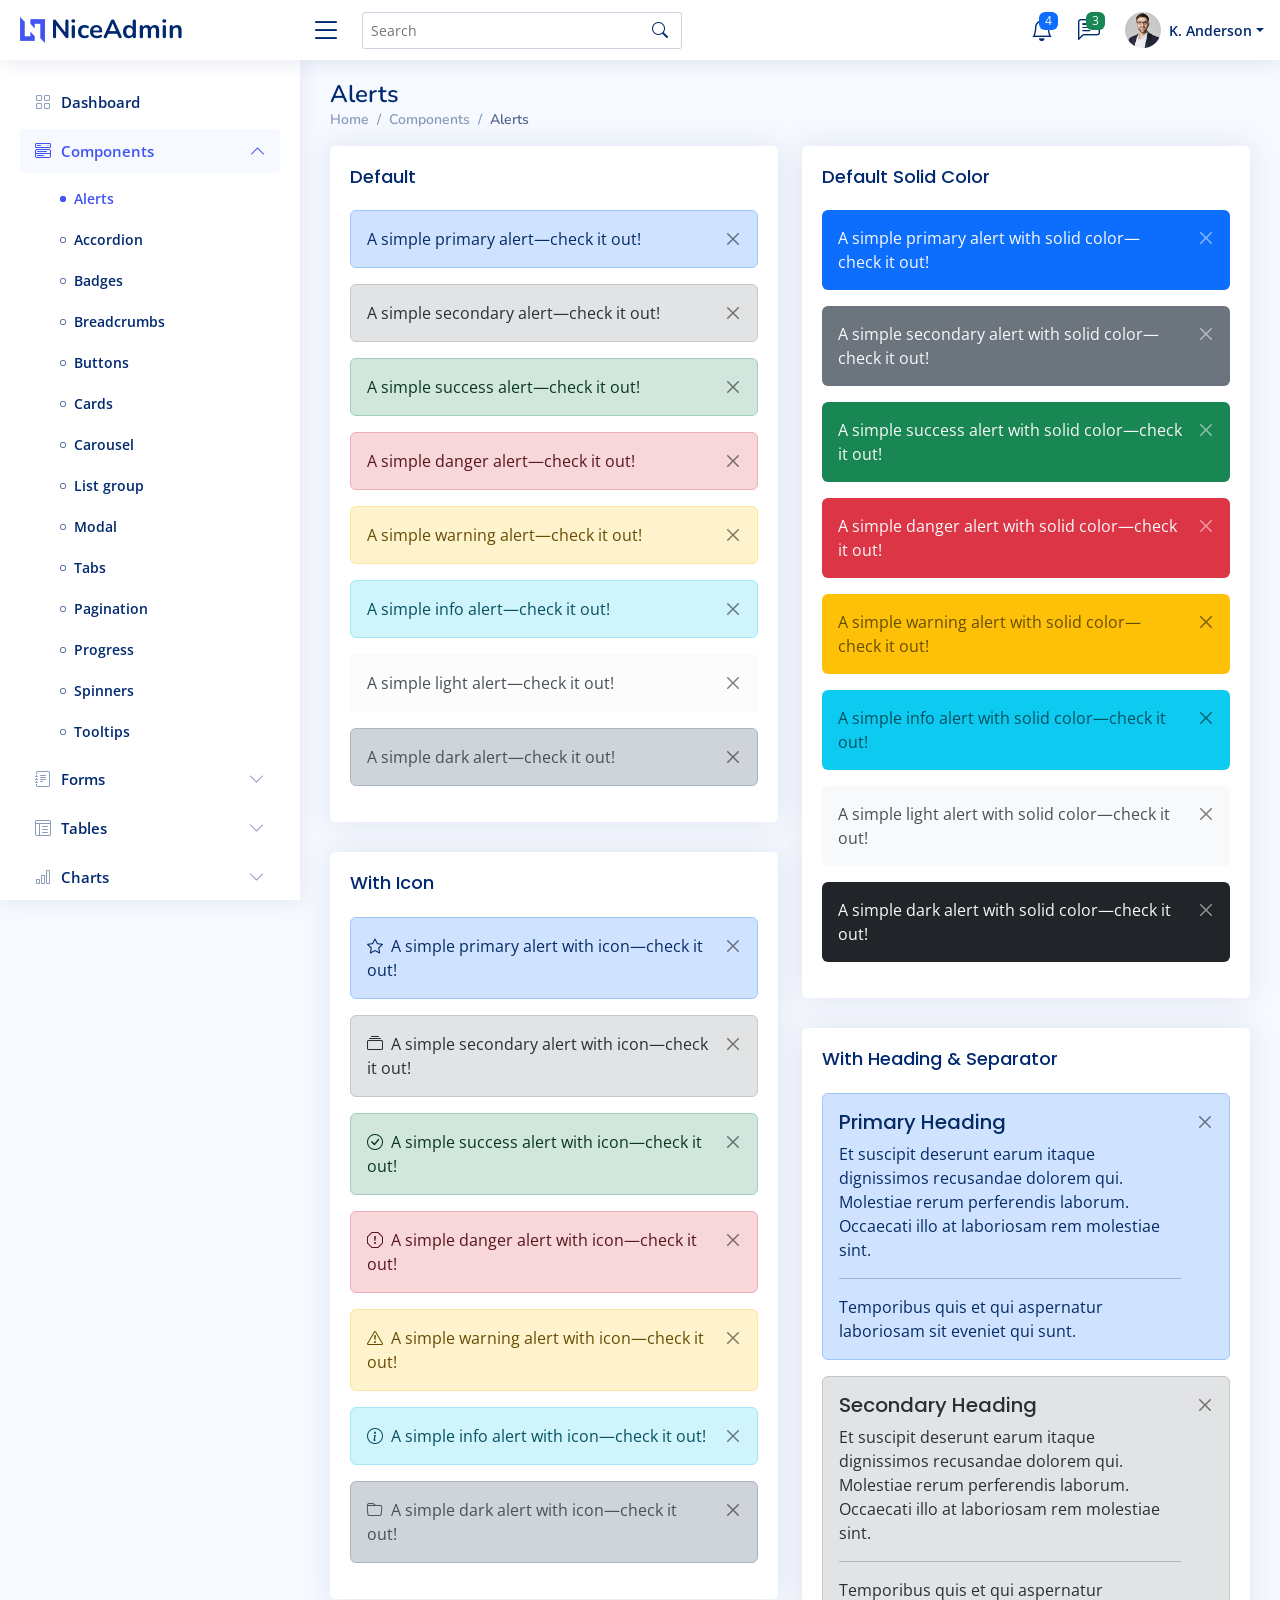
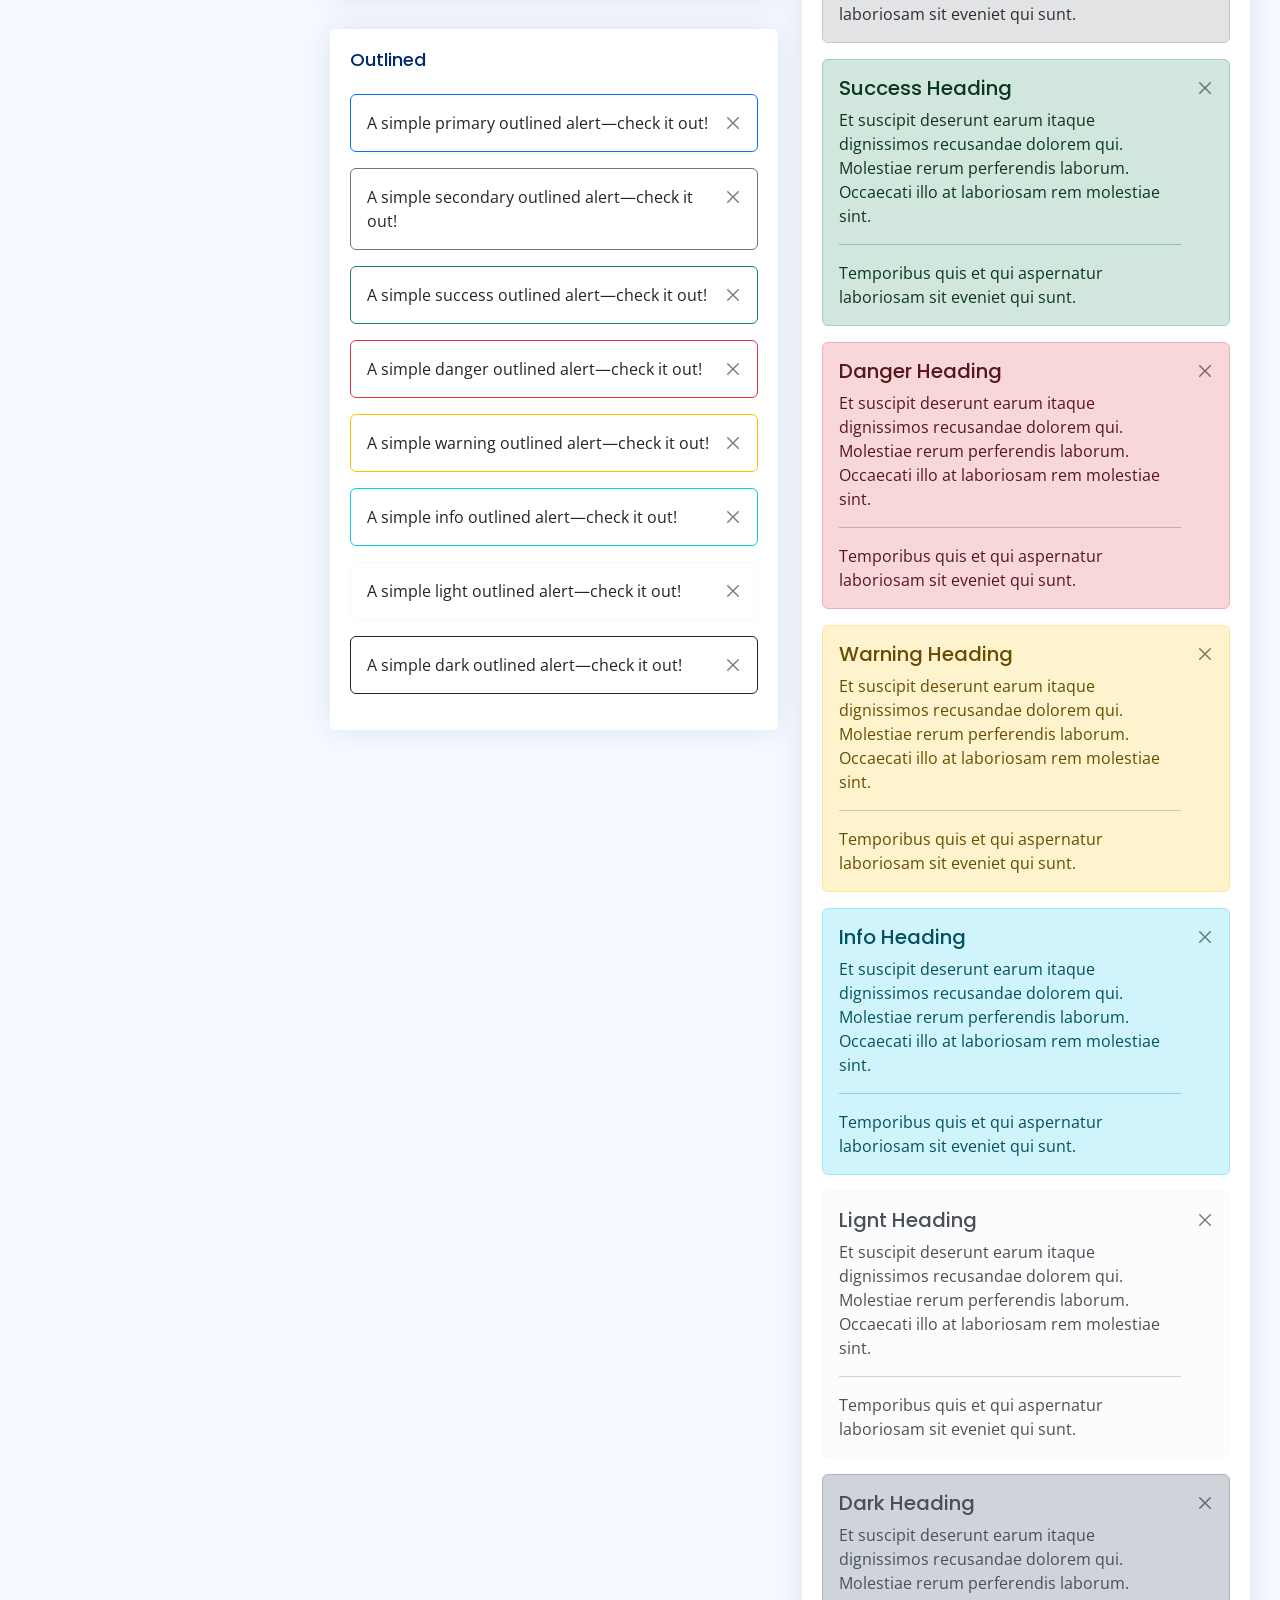
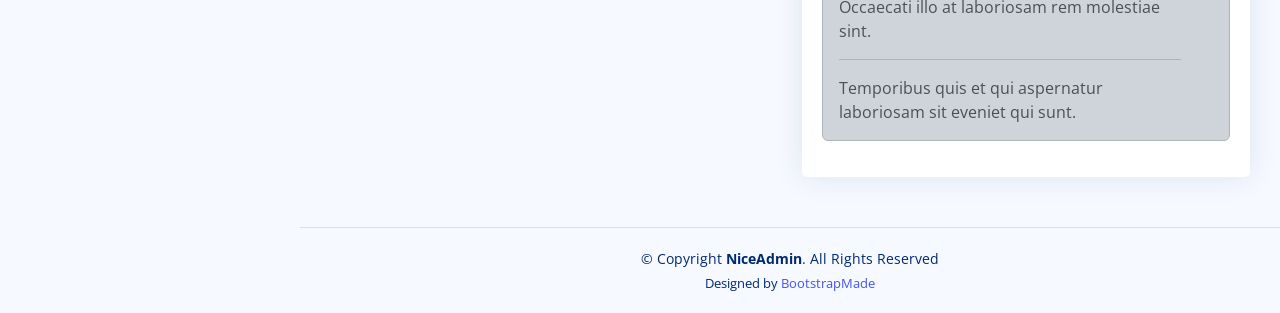
<file: NiceAdmin/components-alerts.html>
<!DOCTYPE html>
<html lang="en">

<head>
  <meta charset="utf-8">
  <meta content="width=device-width, initial-scale=1.0" name="viewport">

  <title>Components / Alerts - NiceAdmin Bootstrap Template</title>
  <meta content="" name="description">
  <meta content="" name="keywords">

  <!-- Favicons -->
  <link href="assets/img/favicon.png" rel="icon">
  <link href="assets/img/apple-touch-icon.png" rel="apple-touch-icon">

  <!-- Google Fonts -->
  <link href="https://fonts.gstatic.com" rel="preconnect">
  <link href="https://fonts.googleapis.com/css?family=Open+Sans:300,300i,400,400i,600,600i,700,700i|Nunito:300,300i,400,400i,600,600i,700,700i|Poppins:300,300i,400,400i,500,500i,600,600i,700,700i" rel="stylesheet">

  <!-- Vendor CSS Files -->
  <link href="assets/vendor/bootstrap/css/bootstrap.min.css" rel="stylesheet">
  <link href="assets/vendor/bootstrap-icons/bootstrap-icons.css" rel="stylesheet">
  <link href="assets/vendor/boxicons/css/boxicons.min.css" rel="stylesheet">
  <link href="assets/vendor/quill/quill.snow.css" rel="stylesheet">
  <link href="assets/vendor/quill/quill.bubble.css" rel="stylesheet">
  <link href="assets/vendor/remixicon/remixicon.css" rel="stylesheet">
  <link href="assets/vendor/simple-datatables/style.css" rel="stylesheet">

  <!-- Template Main CSS File -->
  <link href="assets/css/style.css" rel="stylesheet">

  <!-- =======================================================
  * Template Name: NiceAdmin
  * Template URL: https://bootstrapmade.com/nice-admin-bootstrap-admin-html-template/
  * Updated: Apr 20 2024 with Bootstrap v5.3.3
  * Author: BootstrapMade.com
  * License: https://bootstrapmade.com/license/
  ======================================================== -->
</head>

<body>

  <!-- ======= Header ======= -->
  <header id="header" class="header fixed-top d-flex align-items-center">

    <div class="d-flex align-items-center justify-content-between">
      <a href="index.html" class="logo d-flex align-items-center">
        <img src="assets/img/logo.png" alt="">
        <span class="d-none d-lg-block">NiceAdmin</span>
      </a>
      <i class="bi bi-list toggle-sidebar-btn"></i>
    </div><!-- End Logo -->

    <div class="search-bar">
      <form class="search-form d-flex align-items-center" method="POST" action="#">
        <input type="text" name="query" placeholder="Search" title="Enter search keyword">
        <button type="submit" title="Search"><i class="bi bi-search"></i></button>
      </form>
    </div><!-- End Search Bar -->

    <nav class="header-nav ms-auto">
      <ul class="d-flex align-items-center">

        <li class="nav-item d-block d-lg-none">
          <a class="nav-link nav-icon search-bar-toggle " href="#">
            <i class="bi bi-search"></i>
          </a>
        </li><!-- End Search Icon-->

        <li class="nav-item dropdown">

          <a class="nav-link nav-icon" href="#" data-bs-toggle="dropdown">
            <i class="bi bi-bell"></i>
            <span class="badge bg-primary badge-number">4</span>
          </a><!-- End Notification Icon -->

          <ul class="dropdown-menu dropdown-menu-end dropdown-menu-arrow notifications">
            <li class="dropdown-header">
              You have 4 new notifications
              <a href="#"><span class="badge rounded-pill bg-primary p-2 ms-2">View all</span></a>
            </li>
            <li>
              <hr class="dropdown-divider">
            </li>

            <li class="notification-item">
              <i class="bi bi-exclamation-circle text-warning"></i>
              <div>
                <h4>Lorem Ipsum</h4>
                <p>Quae dolorem earum veritatis oditseno</p>
                <p>30 min. ago</p>
              </div>
            </li>

            <li>
              <hr class="dropdown-divider">
            </li>

            <li class="notification-item">
              <i class="bi bi-x-circle text-danger"></i>
              <div>
                <h4>Atque rerum nesciunt</h4>
                <p>Quae dolorem earum veritatis oditseno</p>
                <p>1 hr. ago</p>
              </div>
            </li>

            <li>
              <hr class="dropdown-divider">
            </li>

            <li class="notification-item">
              <i class="bi bi-check-circle text-success"></i>
              <div>
                <h4>Sit rerum fuga</h4>
                <p>Quae dolorem earum veritatis oditseno</p>
                <p>2 hrs. ago</p>
              </div>
            </li>

            <li>
              <hr class="dropdown-divider">
            </li>

            <li class="notification-item">
              <i class="bi bi-info-circle text-primary"></i>
              <div>
                <h4>Dicta reprehenderit</h4>
                <p>Quae dolorem earum veritatis oditseno</p>
                <p>4 hrs. ago</p>
              </div>
            </li>

            <li>
              <hr class="dropdown-divider">
            </li>
            <li class="dropdown-footer">
              <a href="#">Show all notifications</a>
            </li>

          </ul><!-- End Notification Dropdown Items -->

        </li><!-- End Notification Nav -->

        <li class="nav-item dropdown">

          <a class="nav-link nav-icon" href="#" data-bs-toggle="dropdown">
            <i class="bi bi-chat-left-text"></i>
            <span class="badge bg-success badge-number">3</span>
          </a><!-- End Messages Icon -->

          <ul class="dropdown-menu dropdown-menu-end dropdown-menu-arrow messages">
            <li class="dropdown-header">
              You have 3 new messages
              <a href="#"><span class="badge rounded-pill bg-primary p-2 ms-2">View all</span></a>
            </li>
            <li>
              <hr class="dropdown-divider">
            </li>

            <li class="message-item">
              <a href="#">
                <img src="assets/img/messages-1.jpg" alt="" class="rounded-circle">
                <div>
                  <h4>Maria Hudson</h4>
                  <p>Velit asperiores et ducimus soluta repudiandae labore officia est ut...</p>
                  <p>4 hrs. ago</p>
                </div>
              </a>
            </li>
            <li>
              <hr class="dropdown-divider">
            </li>

            <li class="message-item">
              <a href="#">
                <img src="assets/img/messages-2.jpg" alt="" class="rounded-circle">
                <div>
                  <h4>Anna Nelson</h4>
                  <p>Velit asperiores et ducimus soluta repudiandae labore officia est ut...</p>
                  <p>6 hrs. ago</p>
                </div>
              </a>
            </li>
            <li>
              <hr class="dropdown-divider">
            </li>

            <li class="message-item">
              <a href="#">
                <img src="assets/img/messages-3.jpg" alt="" class="rounded-circle">
                <div>
                  <h4>David Muldon</h4>
                  <p>Velit asperiores et ducimus soluta repudiandae labore officia est ut...</p>
                  <p>8 hrs. ago</p>
                </div>
              </a>
            </li>
            <li>
              <hr class="dropdown-divider">
            </li>

            <li class="dropdown-footer">
              <a href="#">Show all messages</a>
            </li>

          </ul><!-- End Messages Dropdown Items -->

        </li><!-- End Messages Nav -->

        <li class="nav-item dropdown pe-3">

          <a class="nav-link nav-profile d-flex align-items-center pe-0" href="#" data-bs-toggle="dropdown">
            <img src="assets/img/profile-img.jpg" alt="Profile" class="rounded-circle">
            <span class="d-none d-md-block dropdown-toggle ps-2">K. Anderson</span>
          </a><!-- End Profile Iamge Icon -->

          <ul class="dropdown-menu dropdown-menu-end dropdown-menu-arrow profile">
            <li class="dropdown-header">
              <h6>Kevin Anderson</h6>
              <span>Web Designer</span>
            </li>
            <li>
              <hr class="dropdown-divider">
            </li>

            <li>
              <a class="dropdown-item d-flex align-items-center" href="users-profile.html">
                <i class="bi bi-person"></i>
                <span>My Profile</span>
              </a>
            </li>
            <li>
              <hr class="dropdown-divider">
            </li>

            <li>
              <a class="dropdown-item d-flex align-items-center" href="users-profile.html">
                <i class="bi bi-gear"></i>
                <span>Account Settings</span>
              </a>
            </li>
            <li>
              <hr class="dropdown-divider">
            </li>

            <li>
              <a class="dropdown-item d-flex align-items-center" href="pages-faq.html">
                <i class="bi bi-question-circle"></i>
                <span>Need Help?</span>
              </a>
            </li>
            <li>
              <hr class="dropdown-divider">
            </li>

            <li>
              <a class="dropdown-item d-flex align-items-center" href="#">
                <i class="bi bi-box-arrow-right"></i>
                <span>Sign Out</span>
              </a>
            </li>

          </ul><!-- End Profile Dropdown Items -->
        </li><!-- End Profile Nav -->

      </ul>
    </nav><!-- End Icons Navigation -->

  </header><!-- End Header -->

  <!-- ======= Sidebar ======= -->
  <aside id="sidebar" class="sidebar">

    <ul class="sidebar-nav" id="sidebar-nav">

      <li class="nav-item">
        <a class="nav-link collapsed" href="index.html">
          <i class="bi bi-grid"></i>
          <span>Dashboard</span>
        </a>
      </li><!-- End Dashboard Nav -->

      <li class="nav-item">
        <a class="nav-link " data-bs-target="#components-nav" data-bs-toggle="collapse" href="#">
          <i class="bi bi-menu-button-wide"></i><span>Components</span><i class="bi bi-chevron-down ms-auto"></i>
        </a>
        <ul id="components-nav" class="nav-content collapse show" data-bs-parent="#sidebar-nav">
          <li>
            <a href="components-alerts.html" class="active">
              <i class="bi bi-circle"></i><span>Alerts</span>
            </a>
          </li>
          <li>
            <a href="components-accordion.html">
              <i class="bi bi-circle"></i><span>Accordion</span>
            </a>
          </li>
          <li>
            <a href="components-badges.html">
              <i class="bi bi-circle"></i><span>Badges</span>
            </a>
          </li>
          <li>
            <a href="components-breadcrumbs.html">
              <i class="bi bi-circle"></i><span>Breadcrumbs</span>
            </a>
          </li>
          <li>
            <a href="components-buttons.html">
              <i class="bi bi-circle"></i><span>Buttons</span>
            </a>
          </li>
          <li>
            <a href="components-cards.html">
              <i class="bi bi-circle"></i><span>Cards</span>
            </a>
          </li>
          <li>
            <a href="components-carousel.html">
              <i class="bi bi-circle"></i><span>Carousel</span>
            </a>
          </li>
          <li>
            <a href="components-list-group.html">
              <i class="bi bi-circle"></i><span>List group</span>
            </a>
          </li>
          <li>
            <a href="components-modal.html">
              <i class="bi bi-circle"></i><span>Modal</span>
            </a>
          </li>
          <li>
            <a href="components-tabs.html">
              <i class="bi bi-circle"></i><span>Tabs</span>
            </a>
          </li>
          <li>
            <a href="components-pagination.html">
              <i class="bi bi-circle"></i><span>Pagination</span>
            </a>
          </li>
          <li>
            <a href="components-progress.html">
              <i class="bi bi-circle"></i><span>Progress</span>
            </a>
          </li>
          <li>
            <a href="components-spinners.html">
              <i class="bi bi-circle"></i><span>Spinners</span>
            </a>
          </li>
          <li>
            <a href="components-tooltips.html">
              <i class="bi bi-circle"></i><span>Tooltips</span>
            </a>
          </li>
        </ul>
      </li><!-- End Components Nav -->

      <li class="nav-item">
        <a class="nav-link collapsed" data-bs-target="#forms-nav" data-bs-toggle="collapse" href="#">
          <i class="bi bi-journal-text"></i><span>Forms</span><i class="bi bi-chevron-down ms-auto"></i>
        </a>
        <ul id="forms-nav" class="nav-content collapse " data-bs-parent="#sidebar-nav">
          <li>
            <a href="forms-elements.html">
              <i class="bi bi-circle"></i><span>Form Elements</span>
            </a>
          </li>
          <li>
            <a href="forms-layouts.html">
              <i class="bi bi-circle"></i><span>Form Layouts</span>
            </a>
          </li>
          <li>
            <a href="forms-editors.html">
              <i class="bi bi-circle"></i><span>Form Editors</span>
            </a>
          </li>
          <li>
            <a href="forms-validation.html">
              <i class="bi bi-circle"></i><span>Form Validation</span>
            </a>
          </li>
        </ul>
      </li><!-- End Forms Nav -->

      <li class="nav-item">
        <a class="nav-link collapsed" data-bs-target="#tables-nav" data-bs-toggle="collapse" href="#">
          <i class="bi bi-layout-text-window-reverse"></i><span>Tables</span><i class="bi bi-chevron-down ms-auto"></i>
        </a>
        <ul id="tables-nav" class="nav-content collapse " data-bs-parent="#sidebar-nav">
          <li>
            <a href="tables-general.html">
              <i class="bi bi-circle"></i><span>General Tables</span>
            </a>
          </li>
          <li>
            <a href="tables-data.html">
              <i class="bi bi-circle"></i><span>Data Tables</span>
            </a>
          </li>
        </ul>
      </li><!-- End Tables Nav -->

      <li class="nav-item">
        <a class="nav-link collapsed" data-bs-target="#charts-nav" data-bs-toggle="collapse" href="#">
          <i class="bi bi-bar-chart"></i><span>Charts</span><i class="bi bi-chevron-down ms-auto"></i>
        </a>
        <ul id="charts-nav" class="nav-content collapse " data-bs-parent="#sidebar-nav">
          <li>
            <a href="charts-chartjs.html">
              <i class="bi bi-circle"></i><span>Chart.js</span>
            </a>
          </li>
          <li>
            <a href="charts-apexcharts.html">
              <i class="bi bi-circle"></i><span>ApexCharts</span>
            </a>
          </li>
          <li>
            <a href="charts-echarts.html">
              <i class="bi bi-circle"></i><span>ECharts</span>
            </a>
          </li>
        </ul>
      </li><!-- End Charts Nav -->

      <li class="nav-item">
        <a class="nav-link collapsed" data-bs-target="#icons-nav" data-bs-toggle="collapse" href="#">
          <i class="bi bi-gem"></i><span>Icons</span><i class="bi bi-chevron-down ms-auto"></i>
        </a>
        <ul id="icons-nav" class="nav-content collapse " data-bs-parent="#sidebar-nav">
          <li>
            <a href="icons-bootstrap.html">
              <i class="bi bi-circle"></i><span>Bootstrap Icons</span>
            </a>
          </li>
          <li>
            <a href="icons-remix.html">
              <i class="bi bi-circle"></i><span>Remix Icons</span>
            </a>
          </li>
          <li>
            <a href="icons-boxicons.html">
              <i class="bi bi-circle"></i><span>Boxicons</span>
            </a>
          </li>
        </ul>
      </li><!-- End Icons Nav -->

      <li class="nav-heading">Pages</li>

      <li class="nav-item">
        <a class="nav-link collapsed" href="users-profile.html">
          <i class="bi bi-person"></i>
          <span>Profile</span>
        </a>
      </li><!-- End Profile Page Nav -->

      <li class="nav-item">
        <a class="nav-link collapsed" href="pages-faq.html">
          <i class="bi bi-question-circle"></i>
          <span>F.A.Q</span>
        </a>
      </li><!-- End F.A.Q Page Nav -->

      <li class="nav-item">
        <a class="nav-link collapsed" href="pages-contact.html">
          <i class="bi bi-envelope"></i>
          <span>Contact</span>
        </a>
      </li><!-- End Contact Page Nav -->

      <li class="nav-item">
        <a class="nav-link collapsed" href="pages-register.html">
          <i class="bi bi-card-list"></i>
          <span>Register</span>
        </a>
      </li><!-- End Register Page Nav -->

      <li class="nav-item">
        <a class="nav-link collapsed" href="pages-login.html">
          <i class="bi bi-box-arrow-in-right"></i>
          <span>Login</span>
        </a>
      </li><!-- End Login Page Nav -->

      <li class="nav-item">
        <a class="nav-link collapsed" href="pages-error-404.html">
          <i class="bi bi-dash-circle"></i>
          <span>Error 404</span>
        </a>
      </li><!-- End Error 404 Page Nav -->

      <li class="nav-item">
        <a class="nav-link collapsed" href="pages-blank.html">
          <i class="bi bi-file-earmark"></i>
          <span>Blank</span>
        </a>
      </li><!-- End Blank Page Nav -->

    </ul>

  </aside><!-- End Sidebar-->

  <main id="main" class="main">

    <div class="pagetitle">
      <h1>Alerts</h1>
      <nav>
        <ol class="breadcrumb">
          <li class="breadcrumb-item"><a href="index.html">Home</a></li>
          <li class="breadcrumb-item">Components</li>
          <li class="breadcrumb-item active">Alerts</li>
        </ol>
      </nav>
    </div><!-- End Page Title -->

    <section class="section">
      <div class="row">
        <div class="col-lg-6">

          <div class="card">
            <div class="card-body">

              <h5 class="card-title">Default</h5>

              <div class="alert alert-primary alert-dismissible fade show" role="alert">
                A simple primary alert—check it out!
                <button type="button" class="btn-close" data-bs-dismiss="alert" aria-label="Close"></button>
              </div>

              <div class="alert alert-secondary alert-dismissible fade show" role="alert">
                A simple secondary alert—check it out!
                <button type="button" class="btn-close" data-bs-dismiss="alert" aria-label="Close"></button>
              </div>

              <div class="alert alert-success alert-dismissible fade show" role="alert">
                A simple success alert—check it out!
                <button type="button" class="btn-close" data-bs-dismiss="alert" aria-label="Close"></button>
              </div>

              <div class="alert alert-danger alert-dismissible fade show" role="alert">
                A simple danger alert—check it out!
                <button type="button" class="btn-close" data-bs-dismiss="alert" aria-label="Close"></button>
              </div>

              <div class="alert alert-warning alert-dismissible fade show" role="alert">
                A simple warning alert—check it out!
                <button type="button" class="btn-close" data-bs-dismiss="alert" aria-label="Close"></button>
              </div>

              <div class="alert alert-info alert-dismissible fade show" role="alert">
                A simple info alert—check it out!
                <button type="button" class="btn-close" data-bs-dismiss="alert" aria-label="Close"></button>
              </div>

              <div class="alert alert-light border-light alert-dismissible fade show" role="alert">
                A simple light alert—check it out!
                <button type="button" class="btn-close" data-bs-dismiss="alert" aria-label="Close"></button>
              </div>

              <div class="alert alert-dark alert-dismissible fade show" role="alert">
                A simple dark alert—check it out!
                <button type="button" class="btn-close" data-bs-dismiss="alert" aria-label="Close"></button>
              </div>

            </div>
          </div>

          <div class="card">
            <div class="card-body">
              <h5 class="card-title">With Icon</h5>

              <div class="alert alert-primary alert-dismissible fade show" role="alert">
                <i class="bi bi-star me-1"></i>
                A simple primary alert with icon—check it out!
                <button type="button" class="btn-close" data-bs-dismiss="alert" aria-label="Close"></button>
              </div>

              <div class="alert alert-secondary alert-dismissible fade show" role="alert">
                <i class="bi bi-collection me-1"></i>
                A simple secondary alert with icon—check it out!
                <button type="button" class="btn-close" data-bs-dismiss="alert" aria-label="Close"></button>
              </div>

              <div class="alert alert-success alert-dismissible fade show" role="alert">
                <i class="bi bi-check-circle me-1"></i>
                A simple success alert with icon—check it out!
                <button type="button" class="btn-close" data-bs-dismiss="alert" aria-label="Close"></button>
              </div>

              <div class="alert alert-danger alert-dismissible fade show" role="alert">
                <i class="bi bi-exclamation-octagon me-1"></i>
                A simple danger alert with icon—check it out!
                <button type="button" class="btn-close" data-bs-dismiss="alert" aria-label="Close"></button>
              </div>

              <div class="alert alert-warning alert-dismissible fade show" role="alert">
                <i class="bi bi-exclamation-triangle me-1"></i>
                A simple warning alert with icon—check it out!
                <button type="button" class="btn-close" data-bs-dismiss="alert" aria-label="Close"></button>
              </div>

              <div class="alert alert-info alert-dismissible fade show" role="alert">
                <i class="bi bi-info-circle me-1"></i>
                A simple info alert with icon—check it out!
                <button type="button" class="btn-close" data-bs-dismiss="alert" aria-label="Close"></button>
              </div>

              <div class="alert alert-dark alert-dismissible fade show" role="alert">
                <i class="bi bi-folder me-1"></i>
                A simple dark alert with icon—check it out!
                <button type="button" class="btn-close" data-bs-dismiss="alert" aria-label="Close"></button>
              </div>

            </div>
          </div>

          <div class="card">
            <div class="card-body">
              <h5 class="card-title">Outlined</h5>

              <div class="alert border-primary alert-dismissible fade show" role="alert">
                A simple primary outlined alert—check it out!
                <button type="button" class="btn-close" data-bs-dismiss="alert" aria-label="Close"></button>
              </div>

              <div class="alert border-secondary alert-dismissible fade show" role="alert">
                A simple secondary outlined alert—check it out!
                <button type="button" class="btn-close" data-bs-dismiss="alert" aria-label="Close"></button>
              </div>

              <div class="alert border-success alert-dismissible fade show" role="alert">
                A simple success outlined alert—check it out!
                <button type="button" class="btn-close" data-bs-dismiss="alert" aria-label="Close"></button>
              </div>

              <div class="alert border-danger alert-dismissible fade show" role="alert">
                A simple danger outlined alert—check it out!
                <button type="button" class="btn-close" data-bs-dismiss="alert" aria-label="Close"></button>
              </div>

              <div class="alert border-warning alert-dismissible fade show" role="alert">
                A simple warning outlined alert—check it out!
                <button type="button" class="btn-close" data-bs-dismiss="alert" aria-label="Close"></button>
              </div>

              <div class="alert border-info alert-dismissible fade show" role="alert">
                A simple info outlined alert—check it out!
                <button type="button" class="btn-close" data-bs-dismiss="alert" aria-label="Close"></button>
              </div>

              <div class="alert border-light alert-dismissible fade show" role="alert">
                A simple light outlined alert—check it out!
                <button type="button" class="btn-close" data-bs-dismiss="alert" aria-label="Close"></button>
              </div>

              <div class="alert border-dark alert-dismissible fade show" role="alert">
                A simple dark outlined alert—check it out!
                <button type="button" class="btn-close" data-bs-dismiss="alert" aria-label="Close"></button>
              </div>

            </div>
          </div>

        </div>

        <div class="col-lg-6">

          <div class="card">
            <div class="card-body">
              <h5 class="card-title">Default Solid Color</h5>

              <div class="alert alert-primary bg-primary text-light border-0 alert-dismissible fade show" role="alert">
                A simple primary alert with solid color—check it out!
                <button type="button" class="btn-close btn-close-white" data-bs-dismiss="alert" aria-label="Close"></button>
              </div>

              <div class="alert alert-secondary bg-secondary text-light border-0 alert-dismissible fade show" role="alert">
                A simple secondary alert with solid color—check it out!
                <button type="button" class="btn-close btn-close-white" data-bs-dismiss="alert" aria-label="Close"></button>
              </div>

              <div class="alert alert-success bg-success text-light border-0 alert-dismissible fade show" role="alert">
                A simple success alert with solid color—check it out!
                <button type="button" class="btn-close btn-close-white" data-bs-dismiss="alert" aria-label="Close"></button>
              </div>

              <div class="alert alert-danger bg-danger text-light border-0 alert-dismissible fade show" role="alert">
                A simple danger alert with solid color—check it out!
                <button type="button" class="btn-close btn-close-white" data-bs-dismiss="alert" aria-label="Close"></button>
              </div>

              <div class="alert alert-warning bg-warning border-0 alert-dismissible fade show" role="alert">
                A simple warning alert with solid color—check it out!
                <button type="button" class="btn-close" data-bs-dismiss="alert" aria-label="Close"></button>
              </div>

              <div class="alert alert-info bg-info border-0 alert-dismissible fade show" role="alert">
                A simple info alert with solid color—check it out!
                <button type="button" class="btn-close" data-bs-dismiss="alert" aria-label="Close"></button>
              </div>

              <div class="alert alert-light bg-light border-0 alert-dismissible fade show" role="alert">
                A simple light alert with solid color—check it out!
                <button type="button" class="btn-close" data-bs-dismiss="alert" aria-label="Close"></button>
              </div>

              <div class="alert alert-dark bg-dark text-light border-0 alert-dismissible fade show" role="alert">
                A simple dark alert with solid color—check it out!
                <button type="button" class="btn-close btn-close-white" data-bs-dismiss="alert" aria-label="Close"></button>
              </div>

            </div>
          </div>

          <div class="card">
            <div class="card-body">
              <h5 class="card-title">With Heading &amp Separator</h5>

              <div class="alert alert-primary alert-dismissible fade show" role="alert">
                <h4 class="alert-heading">Primary Heading</h4>
                <p>Et suscipit deserunt earum itaque dignissimos recusandae dolorem qui. Molestiae rerum perferendis laborum. Occaecati illo at laboriosam rem molestiae sint.</p>
                <hr>
                <p class="mb-0">Temporibus quis et qui aspernatur laboriosam sit eveniet qui sunt.</p>
                <button type="button" class="btn-close" data-bs-dismiss="alert" aria-label="Close"></button>
              </div>

              <div class="alert alert-secondary alert-dismissible fade show" role="alert">
                <h4 class="alert-heading">Secondary Heading</h4>
                <p>Et suscipit deserunt earum itaque dignissimos recusandae dolorem qui. Molestiae rerum perferendis laborum. Occaecati illo at laboriosam rem molestiae sint.</p>
                <hr>
                <p class="mb-0">Temporibus quis et qui aspernatur laboriosam sit eveniet qui sunt.</p>
                <button type="button" class="btn-close" data-bs-dismiss="alert" aria-label="Close"></button>
              </div>

              <div class="alert alert-success alert-dismissible fade show" role="alert">
                <h4 class="alert-heading">Success Heading</h4>
                <p>Et suscipit deserunt earum itaque dignissimos recusandae dolorem qui. Molestiae rerum perferendis laborum. Occaecati illo at laboriosam rem molestiae sint.</p>
                <hr>
                <p class="mb-0">Temporibus quis et qui aspernatur laboriosam sit eveniet qui sunt.</p>
                <button type="button" class="btn-close" data-bs-dismiss="alert" aria-label="Close"></button>
              </div>

              <div class="alert alert-danger alert-dismissible fade show" role="alert">
                <h4 class="alert-heading">Danger Heading</h4>
                <p>Et suscipit deserunt earum itaque dignissimos recusandae dolorem qui. Molestiae rerum perferendis laborum. Occaecati illo at laboriosam rem molestiae sint.</p>
                <hr>
                <p class="mb-0">Temporibus quis et qui aspernatur laboriosam sit eveniet qui sunt.</p>
                <button type="button" class="btn-close" data-bs-dismiss="alert" aria-label="Close"></button>
              </div>

              <div class="alert alert-warning  alert-dismissible fade show" role="alert">
                <h4 class="alert-heading">Warning Heading</h4>
                <p>Et suscipit deserunt earum itaque dignissimos recusandae dolorem qui. Molestiae rerum perferendis laborum. Occaecati illo at laboriosam rem molestiae sint.</p>
                <hr>
                <p class="mb-0">Temporibus quis et qui aspernatur laboriosam sit eveniet qui sunt.</p>
                <button type="button" class="btn-close" data-bs-dismiss="alert" aria-label="Close"></button>
              </div>

              <div class="alert alert-info  alert-dismissible fade show" role="alert">
                <h4 class="alert-heading">Info Heading</h4>
                <p>Et suscipit deserunt earum itaque dignissimos recusandae dolorem qui. Molestiae rerum perferendis laborum. Occaecati illo at laboriosam rem molestiae sint.</p>
                <hr>
                <p class="mb-0">Temporibus quis et qui aspernatur laboriosam sit eveniet qui sunt.</p>
                <button type="button" class="btn-close" data-bs-dismiss="alert" aria-label="Close"></button>
              </div>

              <div class="alert alert-light border-light alert-dismissible fade show" role="alert">
                <h4 class="alert-heading">Lignt Heading</h4>
                <p>Et suscipit deserunt earum itaque dignissimos recusandae dolorem qui. Molestiae rerum perferendis laborum. Occaecati illo at laboriosam rem molestiae sint.</p>
                <hr>
                <p class="mb-0">Temporibus quis et qui aspernatur laboriosam sit eveniet qui sunt.</p>
                <button type="button" class="btn-close" data-bs-dismiss="alert" aria-label="Close"></button>
              </div>

              <div class="alert alert-dark  alert-dismissible fade show" role="alert">
                <h4 class="alert-heading">Dark Heading</h4>
                <p>Et suscipit deserunt earum itaque dignissimos recusandae dolorem qui. Molestiae rerum perferendis laborum. Occaecati illo at laboriosam rem molestiae sint.</p>
                <hr>
                <p class="mb-0">Temporibus quis et qui aspernatur laboriosam sit eveniet qui sunt.</p>
                <button type="button" class="btn-close" data-bs-dismiss="alert" aria-label="Close"></button>
              </div>

            </div>
          </div>
        </div>
      </div>
    </section>

  </main><!-- End #main -->

  <!-- ======= Footer ======= -->
  <footer id="footer" class="footer">
    <div class="copyright">
      &copy; Copyright <strong><span>NiceAdmin</span></strong>. All Rights Reserved
    </div>
    <div class="credits">
      <!-- All the links in the footer should remain intact. -->
      <!-- You can delete the links only if you purchased the pro version. -->
      <!-- Licensing information: https://bootstrapmade.com/license/ -->
      <!-- Purchase the pro version with working PHP/AJAX contact form: https://bootstrapmade.com/nice-admin-bootstrap-admin-html-template/ -->
      Designed by <a href="https://bootstrapmade.com/">BootstrapMade</a>
    </div>
  </footer><!-- End Footer -->

  <a href="#" class="back-to-top d-flex align-items-center justify-content-center"><i class="bi bi-arrow-up-short"></i></a>

  <!-- Vendor JS Files -->
  <script src="assets/vendor/apexcharts/apexcharts.min.js"></script>
  <script src="assets/vendor/bootstrap/js/bootstrap.bundle.min.js"></script>
  <script src="assets/vendor/chart.js/chart.umd.js"></script>
  <script src="assets/vendor/echarts/echarts.min.js"></script>
  <script src="assets/vendor/quill/quill.js"></script>
  <script src="assets/vendor/simple-datatables/simple-datatables.js"></script>
  <script src="assets/vendor/tinymce/tinymce.min.js"></script>
  <script src="assets/vendor/php-email-form/validate.js"></script>

  <!-- Template Main JS File -->
  <script src="assets/js/main.js"></script>

</body>

</html>
</file>
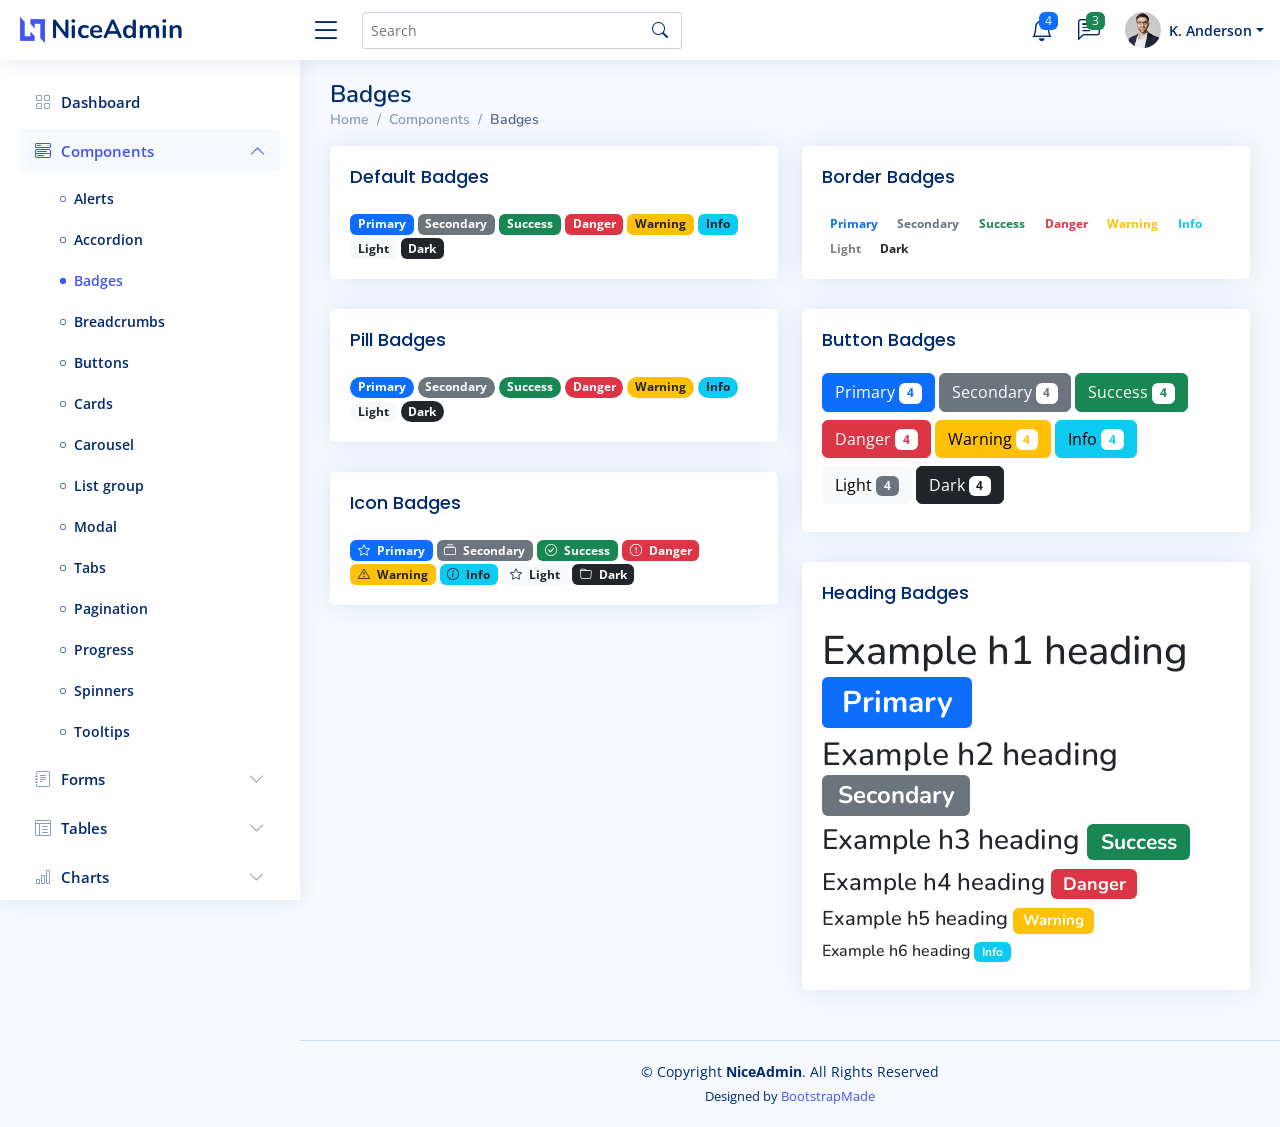
<file: NiceAdmin/components-badges.html>
<!DOCTYPE html>
<html lang="en">

<head>
  <meta charset="utf-8">
  <meta content="width=device-width, initial-scale=1.0" name="viewport">

  <title>Components / Badges - NiceAdmin Bootstrap Template</title>
  <meta content="" name="description">
  <meta content="" name="keywords">

  <!-- Favicons -->
  <link href="assets/img/favicon.png" rel="icon">
  <link href="assets/img/apple-touch-icon.png" rel="apple-touch-icon">

  <!-- Google Fonts -->
  <link href="https://fonts.gstatic.com" rel="preconnect">
  <link href="https://fonts.googleapis.com/css?family=Open+Sans:300,300i,400,400i,600,600i,700,700i|Nunito:300,300i,400,400i,600,600i,700,700i|Poppins:300,300i,400,400i,500,500i,600,600i,700,700i" rel="stylesheet">

  <!-- Vendor CSS Files -->
  <link href="assets/vendor/bootstrap/css/bootstrap.min.css" rel="stylesheet">
  <link href="assets/vendor/bootstrap-icons/bootstrap-icons.css" rel="stylesheet">
  <link href="assets/vendor/boxicons/css/boxicons.min.css" rel="stylesheet">
  <link href="assets/vendor/quill/quill.snow.css" rel="stylesheet">
  <link href="assets/vendor/quill/quill.bubble.css" rel="stylesheet">
  <link href="assets/vendor/remixicon/remixicon.css" rel="stylesheet">
  <link href="assets/vendor/simple-datatables/style.css" rel="stylesheet">

  <!-- Template Main CSS File -->
  <link href="assets/css/style.css" rel="stylesheet">

  <!-- =======================================================
  * Template Name: NiceAdmin
  * Template URL: https://bootstrapmade.com/nice-admin-bootstrap-admin-html-template/
  * Updated: Apr 20 2024 with Bootstrap v5.3.3
  * Author: BootstrapMade.com
  * License: https://bootstrapmade.com/license/
  ======================================================== -->
</head>

<body>

  <!-- ======= Header ======= -->
  <header id="header" class="header fixed-top d-flex align-items-center">

    <div class="d-flex align-items-center justify-content-between">
      <a href="index.html" class="logo d-flex align-items-center">
        <img src="assets/img/logo.png" alt="">
        <span class="d-none d-lg-block">NiceAdmin</span>
      </a>
      <i class="bi bi-list toggle-sidebar-btn"></i>
    </div><!-- End Logo -->

    <div class="search-bar">
      <form class="search-form d-flex align-items-center" method="POST" action="#">
        <input type="text" name="query" placeholder="Search" title="Enter search keyword">
        <button type="submit" title="Search"><i class="bi bi-search"></i></button>
      </form>
    </div><!-- End Search Bar -->

    <nav class="header-nav ms-auto">
      <ul class="d-flex align-items-center">

        <li class="nav-item d-block d-lg-none">
          <a class="nav-link nav-icon search-bar-toggle " href="#">
            <i class="bi bi-search"></i>
          </a>
        </li><!-- End Search Icon-->

        <li class="nav-item dropdown">

          <a class="nav-link nav-icon" href="#" data-bs-toggle="dropdown">
            <i class="bi bi-bell"></i>
            <span class="badge bg-primary badge-number">4</span>
          </a><!-- End Notification Icon -->

          <ul class="dropdown-menu dropdown-menu-end dropdown-menu-arrow notifications">
            <li class="dropdown-header">
              You have 4 new notifications
              <a href="#"><span class="badge rounded-pill bg-primary p-2 ms-2">View all</span></a>
            </li>
            <li>
              <hr class="dropdown-divider">
            </li>

            <li class="notification-item">
              <i class="bi bi-exclamation-circle text-warning"></i>
              <div>
                <h4>Lorem Ipsum</h4>
                <p>Quae dolorem earum veritatis oditseno</p>
                <p>30 min. ago</p>
              </div>
            </li>

            <li>
              <hr class="dropdown-divider">
            </li>

            <li class="notification-item">
              <i class="bi bi-x-circle text-danger"></i>
              <div>
                <h4>Atque rerum nesciunt</h4>
                <p>Quae dolorem earum veritatis oditseno</p>
                <p>1 hr. ago</p>
              </div>
            </li>

            <li>
              <hr class="dropdown-divider">
            </li>

            <li class="notification-item">
              <i class="bi bi-check-circle text-success"></i>
              <div>
                <h4>Sit rerum fuga</h4>
                <p>Quae dolorem earum veritatis oditseno</p>
                <p>2 hrs. ago</p>
              </div>
            </li>

            <li>
              <hr class="dropdown-divider">
            </li>

            <li class="notification-item">
              <i class="bi bi-info-circle text-primary"></i>
              <div>
                <h4>Dicta reprehenderit</h4>
                <p>Quae dolorem earum veritatis oditseno</p>
                <p>4 hrs. ago</p>
              </div>
            </li>

            <li>
              <hr class="dropdown-divider">
            </li>
            <li class="dropdown-footer">
              <a href="#">Show all notifications</a>
            </li>

          </ul><!-- End Notification Dropdown Items -->

        </li><!-- End Notification Nav -->

        <li class="nav-item dropdown">

          <a class="nav-link nav-icon" href="#" data-bs-toggle="dropdown">
            <i class="bi bi-chat-left-text"></i>
            <span class="badge bg-success badge-number">3</span>
          </a><!-- End Messages Icon -->

          <ul class="dropdown-menu dropdown-menu-end dropdown-menu-arrow messages">
            <li class="dropdown-header">
              You have 3 new messages
              <a href="#"><span class="badge rounded-pill bg-primary p-2 ms-2">View all</span></a>
            </li>
            <li>
              <hr class="dropdown-divider">
            </li>

            <li class="message-item">
              <a href="#">
                <img src="assets/img/messages-1.jpg" alt="" class="rounded-circle">
                <div>
                  <h4>Maria Hudson</h4>
                  <p>Velit asperiores et ducimus soluta repudiandae labore officia est ut...</p>
                  <p>4 hrs. ago</p>
                </div>
              </a>
            </li>
            <li>
              <hr class="dropdown-divider">
            </li>

            <li class="message-item">
              <a href="#">
                <img src="assets/img/messages-2.jpg" alt="" class="rounded-circle">
                <div>
                  <h4>Anna Nelson</h4>
                  <p>Velit asperiores et ducimus soluta repudiandae labore officia est ut...</p>
                  <p>6 hrs. ago</p>
                </div>
              </a>
            </li>
            <li>
              <hr class="dropdown-divider">
            </li>

            <li class="message-item">
              <a href="#">
                <img src="assets/img/messages-3.jpg" alt="" class="rounded-circle">
                <div>
                  <h4>David Muldon</h4>
                  <p>Velit asperiores et ducimus soluta repudiandae labore officia est ut...</p>
                  <p>8 hrs. ago</p>
                </div>
              </a>
            </li>
            <li>
              <hr class="dropdown-divider">
            </li>

            <li class="dropdown-footer">
              <a href="#">Show all messages</a>
            </li>

          </ul><!-- End Messages Dropdown Items -->

        </li><!-- End Messages Nav -->

        <li class="nav-item dropdown pe-3">

          <a class="nav-link nav-profile d-flex align-items-center pe-0" href="#" data-bs-toggle="dropdown">
            <img src="assets/img/profile-img.jpg" alt="Profile" class="rounded-circle">
            <span class="d-none d-md-block dropdown-toggle ps-2">K. Anderson</span>
          </a><!-- End Profile Iamge Icon -->

          <ul class="dropdown-menu dropdown-menu-end dropdown-menu-arrow profile">
            <li class="dropdown-header">
              <h6>Kevin Anderson</h6>
              <span>Web Designer</span>
            </li>
            <li>
              <hr class="dropdown-divider">
            </li>

            <li>
              <a class="dropdown-item d-flex align-items-center" href="users-profile.html">
                <i class="bi bi-person"></i>
                <span>My Profile</span>
              </a>
            </li>
            <li>
              <hr class="dropdown-divider">
            </li>

            <li>
              <a class="dropdown-item d-flex align-items-center" href="users-profile.html">
                <i class="bi bi-gear"></i>
                <span>Account Settings</span>
              </a>
            </li>
            <li>
              <hr class="dropdown-divider">
            </li>

            <li>
              <a class="dropdown-item d-flex align-items-center" href="pages-faq.html">
                <i class="bi bi-question-circle"></i>
                <span>Need Help?</span>
              </a>
            </li>
            <li>
              <hr class="dropdown-divider">
            </li>

            <li>
              <a class="dropdown-item d-flex align-items-center" href="#">
                <i class="bi bi-box-arrow-right"></i>
                <span>Sign Out</span>
              </a>
            </li>

          </ul><!-- End Profile Dropdown Items -->
        </li><!-- End Profile Nav -->

      </ul>
    </nav><!-- End Icons Navigation -->

  </header><!-- End Header -->

  <!-- ======= Sidebar ======= -->
  <aside id="sidebar" class="sidebar">

    <ul class="sidebar-nav" id="sidebar-nav">

      <li class="nav-item">
        <a class="nav-link collapsed" href="index.html">
          <i class="bi bi-grid"></i>
          <span>Dashboard</span>
        </a>
      </li><!-- End Dashboard Nav -->

      <li class="nav-item">
        <a class="nav-link " data-bs-target="#components-nav" data-bs-toggle="collapse" href="#">
          <i class="bi bi-menu-button-wide"></i><span>Components</span><i class="bi bi-chevron-down ms-auto"></i>
        </a>
        <ul id="components-nav" class="nav-content collapse show" data-bs-parent="#sidebar-nav">
          <li>
            <a href="components-alerts.html">
              <i class="bi bi-circle"></i><span>Alerts</span>
            </a>
          </li>
          <li>
            <a href="components-accordion.html">
              <i class="bi bi-circle"></i><span>Accordion</span>
            </a>
          </li>
          <li>
            <a href="components-badges.html" class="active">
              <i class="bi bi-circle"></i><span>Badges</span>
            </a>
          </li>
          <li>
            <a href="components-breadcrumbs.html">
              <i class="bi bi-circle"></i><span>Breadcrumbs</span>
            </a>
          </li>
          <li>
            <a href="components-buttons.html">
              <i class="bi bi-circle"></i><span>Buttons</span>
            </a>
          </li>
          <li>
            <a href="components-cards.html">
              <i class="bi bi-circle"></i><span>Cards</span>
            </a>
          </li>
          <li>
            <a href="components-carousel.html">
              <i class="bi bi-circle"></i><span>Carousel</span>
            </a>
          </li>
          <li>
            <a href="components-list-group.html">
              <i class="bi bi-circle"></i><span>List group</span>
            </a>
          </li>
          <li>
            <a href="components-modal.html">
              <i class="bi bi-circle"></i><span>Modal</span>
            </a>
          </li>
          <li>
            <a href="components-tabs.html">
              <i class="bi bi-circle"></i><span>Tabs</span>
            </a>
          </li>
          <li>
            <a href="components-pagination.html">
              <i class="bi bi-circle"></i><span>Pagination</span>
            </a>
          </li>
          <li>
            <a href="components-progress.html">
              <i class="bi bi-circle"></i><span>Progress</span>
            </a>
          </li>
          <li>
            <a href="components-spinners.html">
              <i class="bi bi-circle"></i><span>Spinners</span>
            </a>
          </li>
          <li>
            <a href="components-tooltips.html">
              <i class="bi bi-circle"></i><span>Tooltips</span>
            </a>
          </li>
        </ul>
      </li><!-- End Components Nav -->

      <li class="nav-item">
        <a class="nav-link collapsed" data-bs-target="#forms-nav" data-bs-toggle="collapse" href="#">
          <i class="bi bi-journal-text"></i><span>Forms</span><i class="bi bi-chevron-down ms-auto"></i>
        </a>
        <ul id="forms-nav" class="nav-content collapse " data-bs-parent="#sidebar-nav">
          <li>
            <a href="forms-elements.html">
              <i class="bi bi-circle"></i><span>Form Elements</span>
            </a>
          </li>
          <li>
            <a href="forms-layouts.html">
              <i class="bi bi-circle"></i><span>Form Layouts</span>
            </a>
          </li>
          <li>
            <a href="forms-editors.html">
              <i class="bi bi-circle"></i><span>Form Editors</span>
            </a>
          </li>
          <li>
            <a href="forms-validation.html">
              <i class="bi bi-circle"></i><span>Form Validation</span>
            </a>
          </li>
        </ul>
      </li><!-- End Forms Nav -->

      <li class="nav-item">
        <a class="nav-link collapsed" data-bs-target="#tables-nav" data-bs-toggle="collapse" href="#">
          <i class="bi bi-layout-text-window-reverse"></i><span>Tables</span><i class="bi bi-chevron-down ms-auto"></i>
        </a>
        <ul id="tables-nav" class="nav-content collapse " data-bs-parent="#sidebar-nav">
          <li>
            <a href="tables-general.html">
              <i class="bi bi-circle"></i><span>General Tables</span>
            </a>
          </li>
          <li>
            <a href="tables-data.html">
              <i class="bi bi-circle"></i><span>Data Tables</span>
            </a>
          </li>
        </ul>
      </li><!-- End Tables Nav -->

      <li class="nav-item">
        <a class="nav-link collapsed" data-bs-target="#charts-nav" data-bs-toggle="collapse" href="#">
          <i class="bi bi-bar-chart"></i><span>Charts</span><i class="bi bi-chevron-down ms-auto"></i>
        </a>
        <ul id="charts-nav" class="nav-content collapse " data-bs-parent="#sidebar-nav">
          <li>
            <a href="charts-chartjs.html">
              <i class="bi bi-circle"></i><span>Chart.js</span>
            </a>
          </li>
          <li>
            <a href="charts-apexcharts.html">
              <i class="bi bi-circle"></i><span>ApexCharts</span>
            </a>
          </li>
          <li>
            <a href="charts-echarts.html">
              <i class="bi bi-circle"></i><span>ECharts</span>
            </a>
          </li>
        </ul>
      </li><!-- End Charts Nav -->

      <li class="nav-item">
        <a class="nav-link collapsed" data-bs-target="#icons-nav" data-bs-toggle="collapse" href="#">
          <i class="bi bi-gem"></i><span>Icons</span><i class="bi bi-chevron-down ms-auto"></i>
        </a>
        <ul id="icons-nav" class="nav-content collapse " data-bs-parent="#sidebar-nav">
          <li>
            <a href="icons-bootstrap.html">
              <i class="bi bi-circle"></i><span>Bootstrap Icons</span>
            </a>
          </li>
          <li>
            <a href="icons-remix.html">
              <i class="bi bi-circle"></i><span>Remix Icons</span>
            </a>
          </li>
          <li>
            <a href="icons-boxicons.html">
              <i class="bi bi-circle"></i><span>Boxicons</span>
            </a>
          </li>
        </ul>
      </li><!-- End Icons Nav -->

      <li class="nav-heading">Pages</li>

      <li class="nav-item">
        <a class="nav-link collapsed" href="users-profile.html">
          <i class="bi bi-person"></i>
          <span>Profile</span>
        </a>
      </li><!-- End Profile Page Nav -->

      <li class="nav-item">
        <a class="nav-link collapsed" href="pages-faq.html">
          <i class="bi bi-question-circle"></i>
          <span>F.A.Q</span>
        </a>
      </li><!-- End F.A.Q Page Nav -->

      <li class="nav-item">
        <a class="nav-link collapsed" href="pages-contact.html">
          <i class="bi bi-envelope"></i>
          <span>Contact</span>
        </a>
      </li><!-- End Contact Page Nav -->

      <li class="nav-item">
        <a class="nav-link collapsed" href="pages-register.html">
          <i class="bi bi-card-list"></i>
          <span>Register</span>
        </a>
      </li><!-- End Register Page Nav -->

      <li class="nav-item">
        <a class="nav-link collapsed" href="pages-login.html">
          <i class="bi bi-box-arrow-in-right"></i>
          <span>Login</span>
        </a>
      </li><!-- End Login Page Nav -->

      <li class="nav-item">
        <a class="nav-link collapsed" href="pages-error-404.html">
          <i class="bi bi-dash-circle"></i>
          <span>Error 404</span>
        </a>
      </li><!-- End Error 404 Page Nav -->

      <li class="nav-item">
        <a class="nav-link collapsed" href="pages-blank.html">
          <i class="bi bi-file-earmark"></i>
          <span>Blank</span>
        </a>
      </li><!-- End Blank Page Nav -->

    </ul>

  </aside><!-- End Sidebar-->

  <main id="main" class="main">

    <div class="pagetitle">
      <h1>Badges</h1>
      <nav>
        <ol class="breadcrumb">
          <li class="breadcrumb-item"><a href="index.html">Home</a></li>
          <li class="breadcrumb-item">Components</li>
          <li class="breadcrumb-item active">Badges</li>
        </ol>
      </nav>
    </div><!-- End Page Title -->

    <section class="section">
      <div class="row">

        <div class="col-lg-6">

          <div class="card">
            <div class="card-body">
              <h5 class="card-title">Default Badges</h5>

              <span class="badge bg-primary">Primary</span>
              <span class="badge bg-secondary">Secondary</span>
              <span class="badge bg-success">Success</span>
              <span class="badge bg-danger">Danger</span>
              <span class="badge bg-warning text-dark">Warning</span>
              <span class="badge bg-info text-dark">Info</span>
              <span class="badge bg-light text-dark">Light</span>
              <span class="badge bg-dark">Dark</span>
            </div>
          </div><!-- End Default Badges -->

          <div class="card">
            <div class="card-body">
              <h5 class="card-title">Pill Badges</h5>
              <span class="badge rounded-pill bg-primary">Primary</span>
              <span class="badge rounded-pill bg-secondary">Secondary</span>
              <span class="badge rounded-pill bg-success">Success</span>
              <span class="badge rounded-pill bg-danger">Danger</span>
              <span class="badge rounded-pill bg-warning text-dark">Warning</span>
              <span class="badge rounded-pill bg-info text-dark">Info</span>
              <span class="badge rounded-pill bg-light text-dark">Light</span>
              <span class="badge rounded-pill bg-dark">Dark</span>
            </div>
          </div><!-- End Pill Badges -->

          <div class="card">
            <div class="card-body">
              <h5 class="card-title">Icon Badges</h5>
              <span class="badge bg-primary"><i class="bi bi-star me-1"></i> Primary</span>
              <span class="badge bg-secondary"><i class="bi bi-collection me-1"></i> Secondary</span>
              <span class="badge bg-success"><i class="bi bi-check-circle me-1"></i> Success</span>
              <span class="badge bg-danger"><i class="bi bi-exclamation-octagon me-1"></i> Danger</span>
              <span class="badge bg-warning text-dark"><i class="bi bi-exclamation-triangle me-1"></i> Warning</span>
              <span class="badge bg-info text-dark"><i class="bi bi-info-circle me-1"></i> Info</span>
              <span class="badge bg-light text-dark"><i class="bi bi-star me-1"></i> Light</span>
              <span class="badge bg-dark"><i class="bi bi-folder me-1"></i> Dark</span>
            </div>
          </div><!-- End Icon Badges -->

        </div>

        <div class="col-lg-6">

          <div class="card">
            <div class="card-body">
              <h5 class="card-title">Border Badges</h5>
              <span class="badge border-primary border-1 text-primary">Primary</span>
              <span class="badge border-secondary border-1 text-secondary">Secondary</span>
              <span class="badge border-success border-1 text-success">Success</span>
              <span class="badge border-danger border-1 text-danger">Danger</span>
              <span class="badge border-warning border-1 text-warning">Warning</span>
              <span class="badge border-info border-1 text-info">Info</span>
              <span class="badge border-light border-1 text-black-50">Light</span>
              <span class="badge border-dark border-1 text-dark">Dark</span>
            </div>
          </div><!-- End Border Badges -->

          <div class="card">
            <div class="card-body">
              <h5 class="card-title">Button Badges</h5>

              <button type="button" class="btn btn-primary mb-2">
                Primary <span class="badge bg-white text-primary">4</span>
              </button>
              <button type="button" class="btn btn-secondary mb-2">
                Secondary <span class="badge bg-white text-secondary">4</span>
              </button>
              <button type="button" class="btn btn-success mb-2">
                Success <span class="badge bg-white text-success">4</span>
              </button>
              <button type="button" class="btn btn-danger mb-2">
                Danger <span class="badge bg-white text-danger">4</span>
              </button>
              <button type="button" class="btn btn-warning mb-2">
                Warning <span class="badge bg-white text-warning">4</span>
              </button>
              <button type="button" class="btn btn-info mb-2">
                Info <span class="badge bg-white text-info">4</span>
              </button>
              <button type="button" class="btn btn-light mb-2">
                Light <span class="badge bg-secondary text-light">4</span>
              </button>
              <button type="button" class="btn btn-dark mb-2">
                Dark <span class="badge bg-white text-dark">4</span>
              </button>
            </div>
          </div><!-- End Button Badges -->

          <div class="card">
            <div class="card-body">
              <h5 class="card-title">Heading Badges</h5>

              <h1>Example h1 heading <span class="badge bg-primary">Primary</span></h1>
              <h2>Example h2 heading <span class="badge bg-secondary">Secondary</span></h2>
              <h3>Example h3 heading <span class="badge bg-success">Success</span></h3>
              <h4>Example h4 heading <span class="badge bg-danger">Danger</span></h4>
              <h5>Example h5 heading <span class="badge bg-warning">Warning</span></h5>
              <h6>Example h6 heading <span class="badge bg-info">Info</span></h6>
            </div>
          </div><!-- End Heading Badges -->

        </div>

      </div>
    </section>

  </main><!-- End #main -->

  <!-- ======= Footer ======= -->
  <footer id="footer" class="footer">
    <div class="copyright">
      &copy; Copyright <strong><span>NiceAdmin</span></strong>. All Rights Reserved
    </div>
    <div class="credits">
      <!-- All the links in the footer should remain intact. -->
      <!-- You can delete the links only if you purchased the pro version. -->
      <!-- Licensing information: https://bootstrapmade.com/license/ -->
      <!-- Purchase the pro version with working PHP/AJAX contact form: https://bootstrapmade.com/nice-admin-bootstrap-admin-html-template/ -->
      Designed by <a href="https://bootstrapmade.com/">BootstrapMade</a>
    </div>
  </footer><!-- End Footer -->

  <a href="#" class="back-to-top d-flex align-items-center justify-content-center"><i class="bi bi-arrow-up-short"></i></a>

  <!-- Vendor JS Files -->
  <script src="assets/vendor/apexcharts/apexcharts.min.js"></script>
  <script src="assets/vendor/bootstrap/js/bootstrap.bundle.min.js"></script>
  <script src="assets/vendor/chart.js/chart.umd.js"></script>
  <script src="assets/vendor/echarts/echarts.min.js"></script>
  <script src="assets/vendor/quill/quill.js"></script>
  <script src="assets/vendor/simple-datatables/simple-datatables.js"></script>
  <script src="assets/vendor/tinymce/tinymce.min.js"></script>
  <script src="assets/vendor/php-email-form/validate.js"></script>

  <!-- Template Main JS File -->
  <script src="assets/js/main.js"></script>

</body>

</html>
</file>
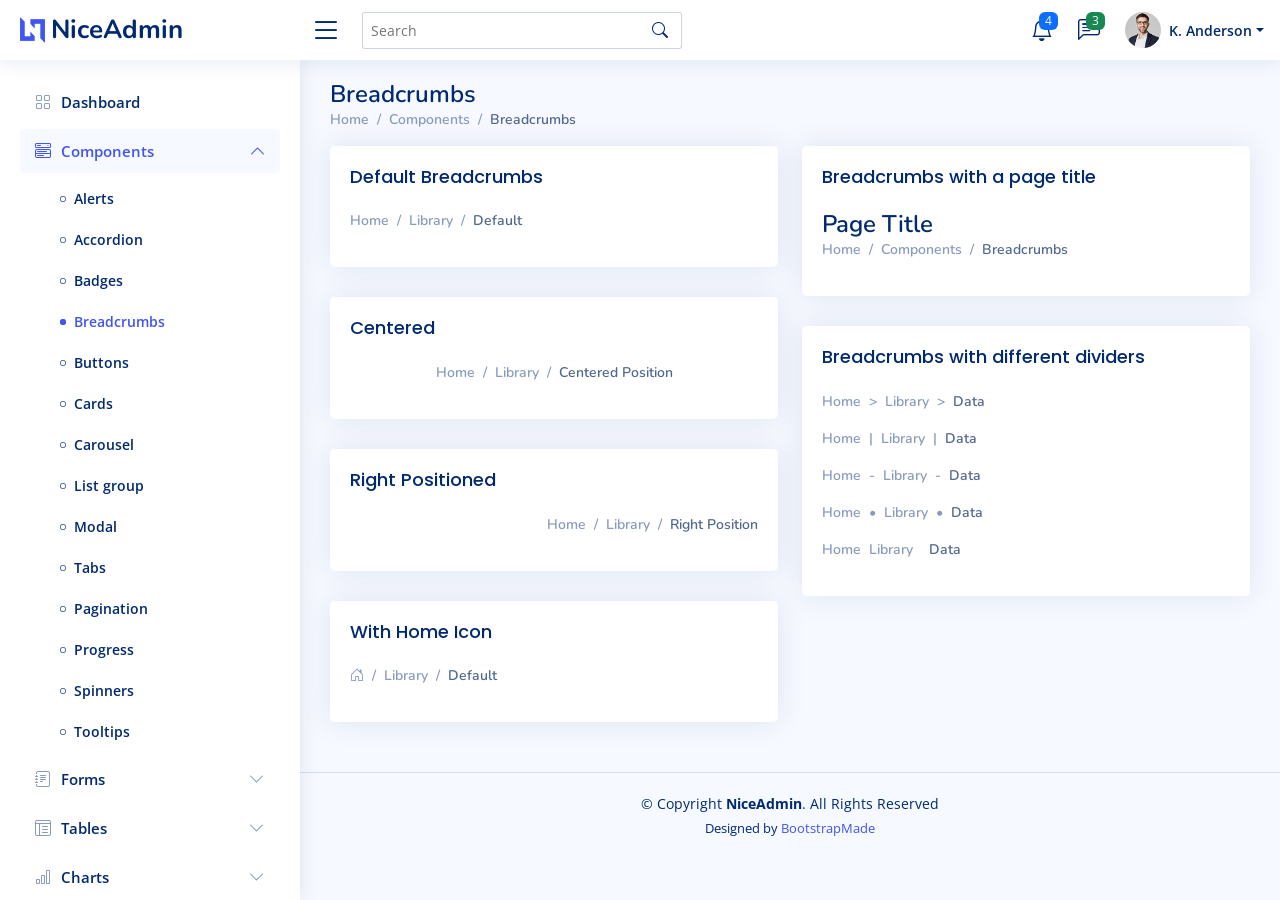
<file: NiceAdmin/components-breadcrumbs.html>
<!DOCTYPE html>
<html lang="en">

<head>
  <meta charset="utf-8">
  <meta content="width=device-width, initial-scale=1.0" name="viewport">

  <title>Components / Breadcrumbs - NiceAdmin Bootstrap Template</title>
  <meta content="" name="description">
  <meta content="" name="keywords">

  <!-- Favicons -->
  <link href="assets/img/favicon.png" rel="icon">
  <link href="assets/img/apple-touch-icon.png" rel="apple-touch-icon">

  <!-- Google Fonts -->
  <link href="https://fonts.gstatic.com" rel="preconnect">
  <link href="https://fonts.googleapis.com/css?family=Open+Sans:300,300i,400,400i,600,600i,700,700i|Nunito:300,300i,400,400i,600,600i,700,700i|Poppins:300,300i,400,400i,500,500i,600,600i,700,700i" rel="stylesheet">

  <!-- Vendor CSS Files -->
  <link href="assets/vendor/bootstrap/css/bootstrap.min.css" rel="stylesheet">
  <link href="assets/vendor/bootstrap-icons/bootstrap-icons.css" rel="stylesheet">
  <link href="assets/vendor/boxicons/css/boxicons.min.css" rel="stylesheet">
  <link href="assets/vendor/quill/quill.snow.css" rel="stylesheet">
  <link href="assets/vendor/quill/quill.bubble.css" rel="stylesheet">
  <link href="assets/vendor/remixicon/remixicon.css" rel="stylesheet">
  <link href="assets/vendor/simple-datatables/style.css" rel="stylesheet">

  <!-- Template Main CSS File -->
  <link href="assets/css/style.css" rel="stylesheet">

  <!-- =======================================================
  * Template Name: NiceAdmin
  * Template URL: https://bootstrapmade.com/nice-admin-bootstrap-admin-html-template/
  * Updated: Apr 20 2024 with Bootstrap v5.3.3
  * Author: BootstrapMade.com
  * License: https://bootstrapmade.com/license/
  ======================================================== -->
</head>

<body>

  <!-- ======= Header ======= -->
  <header id="header" class="header fixed-top d-flex align-items-center">

    <div class="d-flex align-items-center justify-content-between">
      <a href="index.html" class="logo d-flex align-items-center">
        <img src="assets/img/logo.png" alt="">
        <span class="d-none d-lg-block">NiceAdmin</span>
      </a>
      <i class="bi bi-list toggle-sidebar-btn"></i>
    </div><!-- End Logo -->

    <div class="search-bar">
      <form class="search-form d-flex align-items-center" method="POST" action="#">
        <input type="text" name="query" placeholder="Search" title="Enter search keyword">
        <button type="submit" title="Search"><i class="bi bi-search"></i></button>
      </form>
    </div><!-- End Search Bar -->

    <nav class="header-nav ms-auto">
      <ul class="d-flex align-items-center">

        <li class="nav-item d-block d-lg-none">
          <a class="nav-link nav-icon search-bar-toggle " href="#">
            <i class="bi bi-search"></i>
          </a>
        </li><!-- End Search Icon-->

        <li class="nav-item dropdown">

          <a class="nav-link nav-icon" href="#" data-bs-toggle="dropdown">
            <i class="bi bi-bell"></i>
            <span class="badge bg-primary badge-number">4</span>
          </a><!-- End Notification Icon -->

          <ul class="dropdown-menu dropdown-menu-end dropdown-menu-arrow notifications">
            <li class="dropdown-header">
              You have 4 new notifications
              <a href="#"><span class="badge rounded-pill bg-primary p-2 ms-2">View all</span></a>
            </li>
            <li>
              <hr class="dropdown-divider">
            </li>

            <li class="notification-item">
              <i class="bi bi-exclamation-circle text-warning"></i>
              <div>
                <h4>Lorem Ipsum</h4>
                <p>Quae dolorem earum veritatis oditseno</p>
                <p>30 min. ago</p>
              </div>
            </li>

            <li>
              <hr class="dropdown-divider">
            </li>

            <li class="notification-item">
              <i class="bi bi-x-circle text-danger"></i>
              <div>
                <h4>Atque rerum nesciunt</h4>
                <p>Quae dolorem earum veritatis oditseno</p>
                <p>1 hr. ago</p>
              </div>
            </li>

            <li>
              <hr class="dropdown-divider">
            </li>

            <li class="notification-item">
              <i class="bi bi-check-circle text-success"></i>
              <div>
                <h4>Sit rerum fuga</h4>
                <p>Quae dolorem earum veritatis oditseno</p>
                <p>2 hrs. ago</p>
              </div>
            </li>

            <li>
              <hr class="dropdown-divider">
            </li>

            <li class="notification-item">
              <i class="bi bi-info-circle text-primary"></i>
              <div>
                <h4>Dicta reprehenderit</h4>
                <p>Quae dolorem earum veritatis oditseno</p>
                <p>4 hrs. ago</p>
              </div>
            </li>

            <li>
              <hr class="dropdown-divider">
            </li>
            <li class="dropdown-footer">
              <a href="#">Show all notifications</a>
            </li>

          </ul><!-- End Notification Dropdown Items -->

        </li><!-- End Notification Nav -->

        <li class="nav-item dropdown">

          <a class="nav-link nav-icon" href="#" data-bs-toggle="dropdown">
            <i class="bi bi-chat-left-text"></i>
            <span class="badge bg-success badge-number">3</span>
          </a><!-- End Messages Icon -->

          <ul class="dropdown-menu dropdown-menu-end dropdown-menu-arrow messages">
            <li class="dropdown-header">
              You have 3 new messages
              <a href="#"><span class="badge rounded-pill bg-primary p-2 ms-2">View all</span></a>
            </li>
            <li>
              <hr class="dropdown-divider">
            </li>

            <li class="message-item">
              <a href="#">
                <img src="assets/img/messages-1.jpg" alt="" class="rounded-circle">
                <div>
                  <h4>Maria Hudson</h4>
                  <p>Velit asperiores et ducimus soluta repudiandae labore officia est ut...</p>
                  <p>4 hrs. ago</p>
                </div>
              </a>
            </li>
            <li>
              <hr class="dropdown-divider">
            </li>

            <li class="message-item">
              <a href="#">
                <img src="assets/img/messages-2.jpg" alt="" class="rounded-circle">
                <div>
                  <h4>Anna Nelson</h4>
                  <p>Velit asperiores et ducimus soluta repudiandae labore officia est ut...</p>
                  <p>6 hrs. ago</p>
                </div>
              </a>
            </li>
            <li>
              <hr class="dropdown-divider">
            </li>

            <li class="message-item">
              <a href="#">
                <img src="assets/img/messages-3.jpg" alt="" class="rounded-circle">
                <div>
                  <h4>David Muldon</h4>
                  <p>Velit asperiores et ducimus soluta repudiandae labore officia est ut...</p>
                  <p>8 hrs. ago</p>
                </div>
              </a>
            </li>
            <li>
              <hr class="dropdown-divider">
            </li>

            <li class="dropdown-footer">
              <a href="#">Show all messages</a>
            </li>

          </ul><!-- End Messages Dropdown Items -->

        </li><!-- End Messages Nav -->

        <li class="nav-item dropdown pe-3">

          <a class="nav-link nav-profile d-flex align-items-center pe-0" href="#" data-bs-toggle="dropdown">
            <img src="assets/img/profile-img.jpg" alt="Profile" class="rounded-circle">
            <span class="d-none d-md-block dropdown-toggle ps-2">K. Anderson</span>
          </a><!-- End Profile Iamge Icon -->

          <ul class="dropdown-menu dropdown-menu-end dropdown-menu-arrow profile">
            <li class="dropdown-header">
              <h6>Kevin Anderson</h6>
              <span>Web Designer</span>
            </li>
            <li>
              <hr class="dropdown-divider">
            </li>

            <li>
              <a class="dropdown-item d-flex align-items-center" href="users-profile.html">
                <i class="bi bi-person"></i>
                <span>My Profile</span>
              </a>
            </li>
            <li>
              <hr class="dropdown-divider">
            </li>

            <li>
              <a class="dropdown-item d-flex align-items-center" href="users-profile.html">
                <i class="bi bi-gear"></i>
                <span>Account Settings</span>
              </a>
            </li>
            <li>
              <hr class="dropdown-divider">
            </li>

            <li>
              <a class="dropdown-item d-flex align-items-center" href="pages-faq.html">
                <i class="bi bi-question-circle"></i>
                <span>Need Help?</span>
              </a>
            </li>
            <li>
              <hr class="dropdown-divider">
            </li>

            <li>
              <a class="dropdown-item d-flex align-items-center" href="#">
                <i class="bi bi-box-arrow-right"></i>
                <span>Sign Out</span>
              </a>
            </li>

          </ul><!-- End Profile Dropdown Items -->
        </li><!-- End Profile Nav -->

      </ul>
    </nav><!-- End Icons Navigation -->

  </header><!-- End Header -->

  <!-- ======= Sidebar ======= -->
  <aside id="sidebar" class="sidebar">

    <ul class="sidebar-nav" id="sidebar-nav">

      <li class="nav-item">
        <a class="nav-link collapsed" href="index.html">
          <i class="bi bi-grid"></i>
          <span>Dashboard</span>
        </a>
      </li><!-- End Dashboard Nav -->

      <li class="nav-item">
        <a class="nav-link " data-bs-target="#components-nav" data-bs-toggle="collapse" href="#">
          <i class="bi bi-menu-button-wide"></i><span>Components</span><i class="bi bi-chevron-down ms-auto"></i>
        </a>
        <ul id="components-nav" class="nav-content collapse show" data-bs-parent="#sidebar-nav">
          <li>
            <a href="components-alerts.html">
              <i class="bi bi-circle"></i><span>Alerts</span>
            </a>
          </li>
          <li>
            <a href="components-accordion.html">
              <i class="bi bi-circle"></i><span>Accordion</span>
            </a>
          </li>
          <li>
            <a href="components-badges.html">
              <i class="bi bi-circle"></i><span>Badges</span>
            </a>
          </li>
          <li>
            <a href="components-breadcrumbs.html" class="active">
              <i class="bi bi-circle"></i><span>Breadcrumbs</span>
            </a>
          </li>
          <li>
            <a href="components-buttons.html">
              <i class="bi bi-circle"></i><span>Buttons</span>
            </a>
          </li>
          <li>
            <a href="components-cards.html">
              <i class="bi bi-circle"></i><span>Cards</span>
            </a>
          </li>
          <li>
            <a href="components-carousel.html">
              <i class="bi bi-circle"></i><span>Carousel</span>
            </a>
          </li>
          <li>
            <a href="components-list-group.html">
              <i class="bi bi-circle"></i><span>List group</span>
            </a>
          </li>
          <li>
            <a href="components-modal.html">
              <i class="bi bi-circle"></i><span>Modal</span>
            </a>
          </li>
          <li>
            <a href="components-tabs.html">
              <i class="bi bi-circle"></i><span>Tabs</span>
            </a>
          </li>
          <li>
            <a href="components-pagination.html">
              <i class="bi bi-circle"></i><span>Pagination</span>
            </a>
          </li>
          <li>
            <a href="components-progress.html">
              <i class="bi bi-circle"></i><span>Progress</span>
            </a>
          </li>
          <li>
            <a href="components-spinners.html">
              <i class="bi bi-circle"></i><span>Spinners</span>
            </a>
          </li>
          <li>
            <a href="components-tooltips.html">
              <i class="bi bi-circle"></i><span>Tooltips</span>
            </a>
          </li>
        </ul>
      </li><!-- End Components Nav -->

      <li class="nav-item">
        <a class="nav-link collapsed" data-bs-target="#forms-nav" data-bs-toggle="collapse" href="#">
          <i class="bi bi-journal-text"></i><span>Forms</span><i class="bi bi-chevron-down ms-auto"></i>
        </a>
        <ul id="forms-nav" class="nav-content collapse " data-bs-parent="#sidebar-nav">
          <li>
            <a href="forms-elements.html">
              <i class="bi bi-circle"></i><span>Form Elements</span>
            </a>
          </li>
          <li>
            <a href="forms-layouts.html">
              <i class="bi bi-circle"></i><span>Form Layouts</span>
            </a>
          </li>
          <li>
            <a href="forms-editors.html">
              <i class="bi bi-circle"></i><span>Form Editors</span>
            </a>
          </li>
          <li>
            <a href="forms-validation.html">
              <i class="bi bi-circle"></i><span>Form Validation</span>
            </a>
          </li>
        </ul>
      </li><!-- End Forms Nav -->

      <li class="nav-item">
        <a class="nav-link collapsed" data-bs-target="#tables-nav" data-bs-toggle="collapse" href="#">
          <i class="bi bi-layout-text-window-reverse"></i><span>Tables</span><i class="bi bi-chevron-down ms-auto"></i>
        </a>
        <ul id="tables-nav" class="nav-content collapse " data-bs-parent="#sidebar-nav">
          <li>
            <a href="tables-general.html">
              <i class="bi bi-circle"></i><span>General Tables</span>
            </a>
          </li>
          <li>
            <a href="tables-data.html">
              <i class="bi bi-circle"></i><span>Data Tables</span>
            </a>
          </li>
        </ul>
      </li><!-- End Tables Nav -->

      <li class="nav-item">
        <a class="nav-link collapsed" data-bs-target="#charts-nav" data-bs-toggle="collapse" href="#">
          <i class="bi bi-bar-chart"></i><span>Charts</span><i class="bi bi-chevron-down ms-auto"></i>
        </a>
        <ul id="charts-nav" class="nav-content collapse " data-bs-parent="#sidebar-nav">
          <li>
            <a href="charts-chartjs.html">
              <i class="bi bi-circle"></i><span>Chart.js</span>
            </a>
          </li>
          <li>
            <a href="charts-apexcharts.html">
              <i class="bi bi-circle"></i><span>ApexCharts</span>
            </a>
          </li>
          <li>
            <a href="charts-echarts.html">
              <i class="bi bi-circle"></i><span>ECharts</span>
            </a>
          </li>
        </ul>
      </li><!-- End Charts Nav -->

      <li class="nav-item">
        <a class="nav-link collapsed" data-bs-target="#icons-nav" data-bs-toggle="collapse" href="#">
          <i class="bi bi-gem"></i><span>Icons</span><i class="bi bi-chevron-down ms-auto"></i>
        </a>
        <ul id="icons-nav" class="nav-content collapse " data-bs-parent="#sidebar-nav">
          <li>
            <a href="icons-bootstrap.html">
              <i class="bi bi-circle"></i><span>Bootstrap Icons</span>
            </a>
          </li>
          <li>
            <a href="icons-remix.html">
              <i class="bi bi-circle"></i><span>Remix Icons</span>
            </a>
          </li>
          <li>
            <a href="icons-boxicons.html">
              <i class="bi bi-circle"></i><span>Boxicons</span>
            </a>
          </li>
        </ul>
      </li><!-- End Icons Nav -->

      <li class="nav-heading">Pages</li>

      <li class="nav-item">
        <a class="nav-link collapsed" href="users-profile.html">
          <i class="bi bi-person"></i>
          <span>Profile</span>
        </a>
      </li><!-- End Profile Page Nav -->

      <li class="nav-item">
        <a class="nav-link collapsed" href="pages-faq.html">
          <i class="bi bi-question-circle"></i>
          <span>F.A.Q</span>
        </a>
      </li><!-- End F.A.Q Page Nav -->

      <li class="nav-item">
        <a class="nav-link collapsed" href="pages-contact.html">
          <i class="bi bi-envelope"></i>
          <span>Contact</span>
        </a>
      </li><!-- End Contact Page Nav -->

      <li class="nav-item">
        <a class="nav-link collapsed" href="pages-register.html">
          <i class="bi bi-card-list"></i>
          <span>Register</span>
        </a>
      </li><!-- End Register Page Nav -->

      <li class="nav-item">
        <a class="nav-link collapsed" href="pages-login.html">
          <i class="bi bi-box-arrow-in-right"></i>
          <span>Login</span>
        </a>
      </li><!-- End Login Page Nav -->

      <li class="nav-item">
        <a class="nav-link collapsed" href="pages-error-404.html">
          <i class="bi bi-dash-circle"></i>
          <span>Error 404</span>
        </a>
      </li><!-- End Error 404 Page Nav -->

      <li class="nav-item">
        <a class="nav-link collapsed" href="pages-blank.html">
          <i class="bi bi-file-earmark"></i>
          <span>Blank</span>
        </a>
      </li><!-- End Blank Page Nav -->

    </ul>

  </aside><!-- End Sidebar-->

  <main id="main" class="main">

    <div class="pagetitle">
      <h1>Breadcrumbs</h1>
      <nav>
        <ol class="breadcrumb">
          <li class="breadcrumb-item"><a href="index.html">Home</a></li>
          <li class="breadcrumb-item">Components</li>
          <li class="breadcrumb-item active">Breadcrumbs</li>
        </ol>
      </nav>
    </div><!-- End Page Title -->

    <section class="section">
      <div class="row">
        <div class="col-lg-6">

          <div class="card">
            <div class="card-body">
              <h5 class="card-title">Default Breadcrumbs</h5>

              <nav>
                <ol class="breadcrumb">
                  <li class="breadcrumb-item"><a href="index.html">Home</a></li>
                  <li class="breadcrumb-item"><a href="#">Library</a></li>
                  <li class="breadcrumb-item active">Default</li>
                </ol>
              </nav>
            </div>
          </div>

          <div class="card">
            <div class="card-body">
              <h5 class="card-title">Centered</h5>

              <nav class="d-flex justify-content-center">
                <ol class="breadcrumb">
                  <li class="breadcrumb-item"><a href="index.html">Home</a></li>
                  <li class="breadcrumb-item"><a href="#">Library</a></li>
                  <li class="breadcrumb-item active">Centered Position</li>
                </ol>
              </nav>
            </div>
          </div>

          <div class="card">
            <div class="card-body">
              <h5 class="card-title">Right Positioned</h5>

              <nav class="d-flex justify-content-end">
                <ol class="breadcrumb">
                  <li class="breadcrumb-item"><a href="index.html">Home</a></li>
                  <li class="breadcrumb-item"><a href="#">Library</a></li>
                  <li class="breadcrumb-item active">Right Position</li>
                </ol>
              </nav>
            </div>
          </div>

          <div class="card">
            <div class="card-body">
              <h5 class="card-title">With Home Icon</h5>

              <nav>
                <ol class="breadcrumb">
                  <li class="breadcrumb-item"><a href="index.html"><i class="bi bi-house-door"></i></a></li>
                  <li class="breadcrumb-item"><a href="#">Library</a></li>
                  <li class="breadcrumb-item active">Default</li>
                </ol>
              </nav>
            </div>
          </div>

        </div>

        <div class="col-lg-6">

          <div class="card">
            <div class="card-body">
              <h5 class="card-title">Breadcrumbs with a page title</h5>

              <div class="pagetitle">
                <h1>Page Title</h1>
                <nav>
                  <ol class="breadcrumb">
                    <li class="breadcrumb-item"><a href="index.html">Home</a></li>
                    <li class="breadcrumb-item">Components</li>
                    <li class="breadcrumb-item active">Breadcrumbs</li>
                  </ol>
                </nav>
              </div><!-- End Breadcrumbs with a page title -->

            </div>
          </div>

          <div class="card">
            <div class="card-body">
              <h5 class="card-title">Breadcrumbs with different dividers</h5>

              <nav style="--bs-breadcrumb-divider: '>';">
                <ol class="breadcrumb">
                  <li class="breadcrumb-item"><a href="index.html">Home</a></li>
                  <li class="breadcrumb-item"><a href="#">Library</a></li>
                  <li class="breadcrumb-item active">Data</li>
                </ol>
              </nav>

              <nav style="--bs-breadcrumb-divider: '|';">
                <ol class="breadcrumb">
                  <li class="breadcrumb-item"><a href="index.html">Home</a></li>
                  <li class="breadcrumb-item"><a href="#">Library</a></li>
                  <li class="breadcrumb-item active">Data</li>
                </ol>
              </nav>

              <nav style="--bs-breadcrumb-divider: '-';">
                <ol class="breadcrumb">
                  <li class="breadcrumb-item"><a href="index.html">Home</a></li>
                  <li class="breadcrumb-item"><a href="#">Library</a></li>
                  <li class="breadcrumb-item active">Data</li>
                </ol>
              </nav>

              <nav style="--bs-breadcrumb-divider: '•';">
                <ol class="breadcrumb">
                  <li class="breadcrumb-item"><a href="index.html">Home</a></li>
                  <li class="breadcrumb-item"><a href="#">Library</a></li>
                  <li class="breadcrumb-item active">Data</li>
                </ol>
              </nav>

              <nav style="--bs-breadcrumb-divider: '';">
                <ol class="breadcrumb">
                  <li class="breadcrumb-item"><a href="index.html">Home</a></li>
                  <li class="breadcrumb-item"><a href="#">Library</a></li>
                  <li class="breadcrumb-item active">Data</li>
                </ol>
              </nav>

            </div>
          </div>

        </div>
      </div>
    </section>

  </main><!-- End #main -->

  <!-- ======= Footer ======= -->
  <footer id="footer" class="footer">
    <div class="copyright">
      &copy; Copyright <strong><span>NiceAdmin</span></strong>. All Rights Reserved
    </div>
    <div class="credits">
      <!-- All the links in the footer should remain intact. -->
      <!-- You can delete the links only if you purchased the pro version. -->
      <!-- Licensing information: https://bootstrapmade.com/license/ -->
      <!-- Purchase the pro version with working PHP/AJAX contact form: https://bootstrapmade.com/nice-admin-bootstrap-admin-html-template/ -->
      Designed by <a href="https://bootstrapmade.com/">BootstrapMade</a>
    </div>
  </footer><!-- End Footer -->

  <a href="#" class="back-to-top d-flex align-items-center justify-content-center"><i class="bi bi-arrow-up-short"></i></a>

  <!-- Vendor JS Files -->
  <script src="assets/vendor/apexcharts/apexcharts.min.js"></script>
  <script src="assets/vendor/bootstrap/js/bootstrap.bundle.min.js"></script>
  <script src="assets/vendor/chart.js/chart.umd.js"></script>
  <script src="assets/vendor/echarts/echarts.min.js"></script>
  <script src="assets/vendor/quill/quill.js"></script>
  <script src="assets/vendor/simple-datatables/simple-datatables.js"></script>
  <script src="assets/vendor/tinymce/tinymce.min.js"></script>
  <script src="assets/vendor/php-email-form/validate.js"></script>

  <!-- Template Main JS File -->
  <script src="assets/js/main.js"></script>

</body>

</html>
</file>
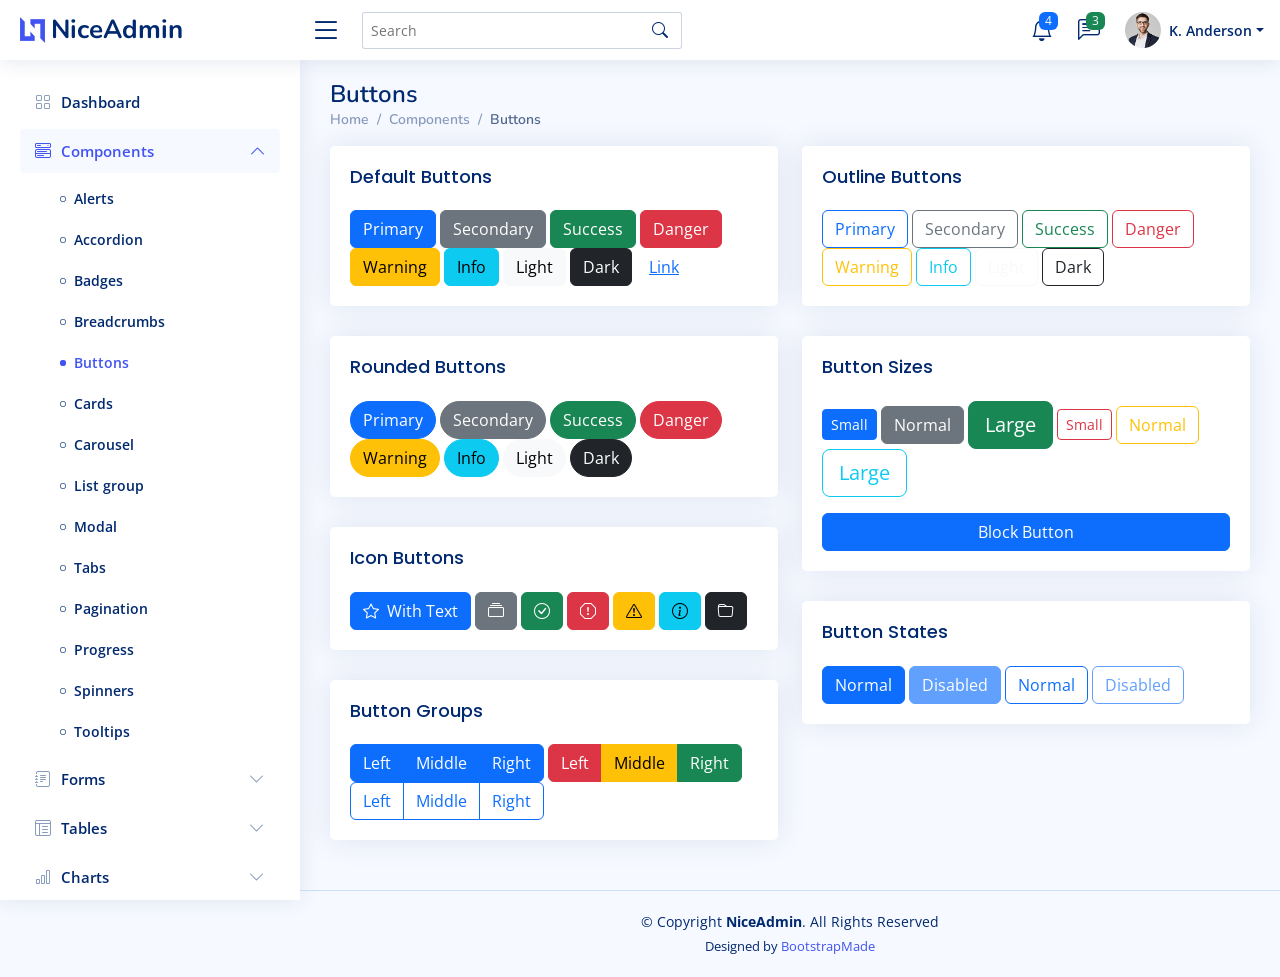
<file: NiceAdmin/components-buttons.html>
<!DOCTYPE html>
<html lang="en">

<head>
  <meta charset="utf-8">
  <meta content="width=device-width, initial-scale=1.0" name="viewport">

  <title>Components / Buttons - NiceAdmin Bootstrap Template</title>
  <meta content="" name="description">
  <meta content="" name="keywords">

  <!-- Favicons -->
  <link href="assets/img/favicon.png" rel="icon">
  <link href="assets/img/apple-touch-icon.png" rel="apple-touch-icon">

  <!-- Google Fonts -->
  <link href="https://fonts.gstatic.com" rel="preconnect">
  <link href="https://fonts.googleapis.com/css?family=Open+Sans:300,300i,400,400i,600,600i,700,700i|Nunito:300,300i,400,400i,600,600i,700,700i|Poppins:300,300i,400,400i,500,500i,600,600i,700,700i" rel="stylesheet">

  <!-- Vendor CSS Files -->
  <link href="assets/vendor/bootstrap/css/bootstrap.min.css" rel="stylesheet">
  <link href="assets/vendor/bootstrap-icons/bootstrap-icons.css" rel="stylesheet">
  <link href="assets/vendor/boxicons/css/boxicons.min.css" rel="stylesheet">
  <link href="assets/vendor/quill/quill.snow.css" rel="stylesheet">
  <link href="assets/vendor/quill/quill.bubble.css" rel="stylesheet">
  <link href="assets/vendor/remixicon/remixicon.css" rel="stylesheet">
  <link href="assets/vendor/simple-datatables/style.css" rel="stylesheet">

  <!-- Template Main CSS File -->
  <link href="assets/css/style.css" rel="stylesheet">

  <!-- =======================================================
  * Template Name: NiceAdmin
  * Template URL: https://bootstrapmade.com/nice-admin-bootstrap-admin-html-template/
  * Updated: Apr 20 2024 with Bootstrap v5.3.3
  * Author: BootstrapMade.com
  * License: https://bootstrapmade.com/license/
  ======================================================== -->
</head>

<body>

  <!-- ======= Header ======= -->
  <header id="header" class="header fixed-top d-flex align-items-center">

    <div class="d-flex align-items-center justify-content-between">
      <a href="index.html" class="logo d-flex align-items-center">
        <img src="assets/img/logo.png" alt="">
        <span class="d-none d-lg-block">NiceAdmin</span>
      </a>
      <i class="bi bi-list toggle-sidebar-btn"></i>
    </div><!-- End Logo -->

    <div class="search-bar">
      <form class="search-form d-flex align-items-center" method="POST" action="#">
        <input type="text" name="query" placeholder="Search" title="Enter search keyword">
        <button type="submit" title="Search"><i class="bi bi-search"></i></button>
      </form>
    </div><!-- End Search Bar -->

    <nav class="header-nav ms-auto">
      <ul class="d-flex align-items-center">

        <li class="nav-item d-block d-lg-none">
          <a class="nav-link nav-icon search-bar-toggle " href="#">
            <i class="bi bi-search"></i>
          </a>
        </li><!-- End Search Icon-->

        <li class="nav-item dropdown">

          <a class="nav-link nav-icon" href="#" data-bs-toggle="dropdown">
            <i class="bi bi-bell"></i>
            <span class="badge bg-primary badge-number">4</span>
          </a><!-- End Notification Icon -->

          <ul class="dropdown-menu dropdown-menu-end dropdown-menu-arrow notifications">
            <li class="dropdown-header">
              You have 4 new notifications
              <a href="#"><span class="badge rounded-pill bg-primary p-2 ms-2">View all</span></a>
            </li>
            <li>
              <hr class="dropdown-divider">
            </li>

            <li class="notification-item">
              <i class="bi bi-exclamation-circle text-warning"></i>
              <div>
                <h4>Lorem Ipsum</h4>
                <p>Quae dolorem earum veritatis oditseno</p>
                <p>30 min. ago</p>
              </div>
            </li>

            <li>
              <hr class="dropdown-divider">
            </li>

            <li class="notification-item">
              <i class="bi bi-x-circle text-danger"></i>
              <div>
                <h4>Atque rerum nesciunt</h4>
                <p>Quae dolorem earum veritatis oditseno</p>
                <p>1 hr. ago</p>
              </div>
            </li>

            <li>
              <hr class="dropdown-divider">
            </li>

            <li class="notification-item">
              <i class="bi bi-check-circle text-success"></i>
              <div>
                <h4>Sit rerum fuga</h4>
                <p>Quae dolorem earum veritatis oditseno</p>
                <p>2 hrs. ago</p>
              </div>
            </li>

            <li>
              <hr class="dropdown-divider">
            </li>

            <li class="notification-item">
              <i class="bi bi-info-circle text-primary"></i>
              <div>
                <h4>Dicta reprehenderit</h4>
                <p>Quae dolorem earum veritatis oditseno</p>
                <p>4 hrs. ago</p>
              </div>
            </li>

            <li>
              <hr class="dropdown-divider">
            </li>
            <li class="dropdown-footer">
              <a href="#">Show all notifications</a>
            </li>

          </ul><!-- End Notification Dropdown Items -->

        </li><!-- End Notification Nav -->

        <li class="nav-item dropdown">

          <a class="nav-link nav-icon" href="#" data-bs-toggle="dropdown">
            <i class="bi bi-chat-left-text"></i>
            <span class="badge bg-success badge-number">3</span>
          </a><!-- End Messages Icon -->

          <ul class="dropdown-menu dropdown-menu-end dropdown-menu-arrow messages">
            <li class="dropdown-header">
              You have 3 new messages
              <a href="#"><span class="badge rounded-pill bg-primary p-2 ms-2">View all</span></a>
            </li>
            <li>
              <hr class="dropdown-divider">
            </li>

            <li class="message-item">
              <a href="#">
                <img src="assets/img/messages-1.jpg" alt="" class="rounded-circle">
                <div>
                  <h4>Maria Hudson</h4>
                  <p>Velit asperiores et ducimus soluta repudiandae labore officia est ut...</p>
                  <p>4 hrs. ago</p>
                </div>
              </a>
            </li>
            <li>
              <hr class="dropdown-divider">
            </li>

            <li class="message-item">
              <a href="#">
                <img src="assets/img/messages-2.jpg" alt="" class="rounded-circle">
                <div>
                  <h4>Anna Nelson</h4>
                  <p>Velit asperiores et ducimus soluta repudiandae labore officia est ut...</p>
                  <p>6 hrs. ago</p>
                </div>
              </a>
            </li>
            <li>
              <hr class="dropdown-divider">
            </li>

            <li class="message-item">
              <a href="#">
                <img src="assets/img/messages-3.jpg" alt="" class="rounded-circle">
                <div>
                  <h4>David Muldon</h4>
                  <p>Velit asperiores et ducimus soluta repudiandae labore officia est ut...</p>
                  <p>8 hrs. ago</p>
                </div>
              </a>
            </li>
            <li>
              <hr class="dropdown-divider">
            </li>

            <li class="dropdown-footer">
              <a href="#">Show all messages</a>
            </li>

          </ul><!-- End Messages Dropdown Items -->

        </li><!-- End Messages Nav -->

        <li class="nav-item dropdown pe-3">

          <a class="nav-link nav-profile d-flex align-items-center pe-0" href="#" data-bs-toggle="dropdown">
            <img src="assets/img/profile-img.jpg" alt="Profile" class="rounded-circle">
            <span class="d-none d-md-block dropdown-toggle ps-2">K. Anderson</span>
          </a><!-- End Profile Iamge Icon -->

          <ul class="dropdown-menu dropdown-menu-end dropdown-menu-arrow profile">
            <li class="dropdown-header">
              <h6>Kevin Anderson</h6>
              <span>Web Designer</span>
            </li>
            <li>
              <hr class="dropdown-divider">
            </li>

            <li>
              <a class="dropdown-item d-flex align-items-center" href="users-profile.html">
                <i class="bi bi-person"></i>
                <span>My Profile</span>
              </a>
            </li>
            <li>
              <hr class="dropdown-divider">
            </li>

            <li>
              <a class="dropdown-item d-flex align-items-center" href="users-profile.html">
                <i class="bi bi-gear"></i>
                <span>Account Settings</span>
              </a>
            </li>
            <li>
              <hr class="dropdown-divider">
            </li>

            <li>
              <a class="dropdown-item d-flex align-items-center" href="pages-faq.html">
                <i class="bi bi-question-circle"></i>
                <span>Need Help?</span>
              </a>
            </li>
            <li>
              <hr class="dropdown-divider">
            </li>

            <li>
              <a class="dropdown-item d-flex align-items-center" href="#">
                <i class="bi bi-box-arrow-right"></i>
                <span>Sign Out</span>
              </a>
            </li>

          </ul><!-- End Profile Dropdown Items -->
        </li><!-- End Profile Nav -->

      </ul>
    </nav><!-- End Icons Navigation -->

  </header><!-- End Header -->

  <!-- ======= Sidebar ======= -->
  <aside id="sidebar" class="sidebar">

    <ul class="sidebar-nav" id="sidebar-nav">

      <li class="nav-item">
        <a class="nav-link collapsed" href="index.html">
          <i class="bi bi-grid"></i>
          <span>Dashboard</span>
        </a>
      </li><!-- End Dashboard Nav -->

      <li class="nav-item">
        <a class="nav-link " data-bs-target="#components-nav" data-bs-toggle="collapse" href="#">
          <i class="bi bi-menu-button-wide"></i><span>Components</span><i class="bi bi-chevron-down ms-auto"></i>
        </a>
        <ul id="components-nav" class="nav-content collapse show" data-bs-parent="#sidebar-nav">
          <li>
            <a href="components-alerts.html">
              <i class="bi bi-circle"></i><span>Alerts</span>
            </a>
          </li>
          <li>
            <a href="components-accordion.html">
              <i class="bi bi-circle"></i><span>Accordion</span>
            </a>
          </li>
          <li>
            <a href="components-badges.html">
              <i class="bi bi-circle"></i><span>Badges</span>
            </a>
          </li>
          <li>
            <a href="components-breadcrumbs.html">
              <i class="bi bi-circle"></i><span>Breadcrumbs</span>
            </a>
          </li>
          <li>
            <a href="components-buttons.html" class="active">
              <i class="bi bi-circle"></i><span>Buttons</span>
            </a>
          </li>
          <li>
            <a href="components-cards.html">
              <i class="bi bi-circle"></i><span>Cards</span>
            </a>
          </li>
          <li>
            <a href="components-carousel.html">
              <i class="bi bi-circle"></i><span>Carousel</span>
            </a>
          </li>
          <li>
            <a href="components-list-group.html">
              <i class="bi bi-circle"></i><span>List group</span>
            </a>
          </li>
          <li>
            <a href="components-modal.html">
              <i class="bi bi-circle"></i><span>Modal</span>
            </a>
          </li>
          <li>
            <a href="components-tabs.html">
              <i class="bi bi-circle"></i><span>Tabs</span>
            </a>
          </li>
          <li>
            <a href="components-pagination.html">
              <i class="bi bi-circle"></i><span>Pagination</span>
            </a>
          </li>
          <li>
            <a href="components-progress.html">
              <i class="bi bi-circle"></i><span>Progress</span>
            </a>
          </li>
          <li>
            <a href="components-spinners.html">
              <i class="bi bi-circle"></i><span>Spinners</span>
            </a>
          </li>
          <li>
            <a href="components-tooltips.html">
              <i class="bi bi-circle"></i><span>Tooltips</span>
            </a>
          </li>
        </ul>
      </li><!-- End Components Nav -->

      <li class="nav-item">
        <a class="nav-link collapsed" data-bs-target="#forms-nav" data-bs-toggle="collapse" href="#">
          <i class="bi bi-journal-text"></i><span>Forms</span><i class="bi bi-chevron-down ms-auto"></i>
        </a>
        <ul id="forms-nav" class="nav-content collapse " data-bs-parent="#sidebar-nav">
          <li>
            <a href="forms-elements.html">
              <i class="bi bi-circle"></i><span>Form Elements</span>
            </a>
          </li>
          <li>
            <a href="forms-layouts.html">
              <i class="bi bi-circle"></i><span>Form Layouts</span>
            </a>
          </li>
          <li>
            <a href="forms-editors.html">
              <i class="bi bi-circle"></i><span>Form Editors</span>
            </a>
          </li>
          <li>
            <a href="forms-validation.html">
              <i class="bi bi-circle"></i><span>Form Validation</span>
            </a>
          </li>
        </ul>
      </li><!-- End Forms Nav -->

      <li class="nav-item">
        <a class="nav-link collapsed" data-bs-target="#tables-nav" data-bs-toggle="collapse" href="#">
          <i class="bi bi-layout-text-window-reverse"></i><span>Tables</span><i class="bi bi-chevron-down ms-auto"></i>
        </a>
        <ul id="tables-nav" class="nav-content collapse " data-bs-parent="#sidebar-nav">
          <li>
            <a href="tables-general.html">
              <i class="bi bi-circle"></i><span>General Tables</span>
            </a>
          </li>
          <li>
            <a href="tables-data.html">
              <i class="bi bi-circle"></i><span>Data Tables</span>
            </a>
          </li>
        </ul>
      </li><!-- End Tables Nav -->

      <li class="nav-item">
        <a class="nav-link collapsed" data-bs-target="#charts-nav" data-bs-toggle="collapse" href="#">
          <i class="bi bi-bar-chart"></i><span>Charts</span><i class="bi bi-chevron-down ms-auto"></i>
        </a>
        <ul id="charts-nav" class="nav-content collapse " data-bs-parent="#sidebar-nav">
          <li>
            <a href="charts-chartjs.html">
              <i class="bi bi-circle"></i><span>Chart.js</span>
            </a>
          </li>
          <li>
            <a href="charts-apexcharts.html">
              <i class="bi bi-circle"></i><span>ApexCharts</span>
            </a>
          </li>
          <li>
            <a href="charts-echarts.html">
              <i class="bi bi-circle"></i><span>ECharts</span>
            </a>
          </li>
        </ul>
      </li><!-- End Charts Nav -->

      <li class="nav-item">
        <a class="nav-link collapsed" data-bs-target="#icons-nav" data-bs-toggle="collapse" href="#">
          <i class="bi bi-gem"></i><span>Icons</span><i class="bi bi-chevron-down ms-auto"></i>
        </a>
        <ul id="icons-nav" class="nav-content collapse " data-bs-parent="#sidebar-nav">
          <li>
            <a href="icons-bootstrap.html">
              <i class="bi bi-circle"></i><span>Bootstrap Icons</span>
            </a>
          </li>
          <li>
            <a href="icons-remix.html">
              <i class="bi bi-circle"></i><span>Remix Icons</span>
            </a>
          </li>
          <li>
            <a href="icons-boxicons.html">
              <i class="bi bi-circle"></i><span>Boxicons</span>
            </a>
          </li>
        </ul>
      </li><!-- End Icons Nav -->

      <li class="nav-heading">Pages</li>

      <li class="nav-item">
        <a class="nav-link collapsed" href="users-profile.html">
          <i class="bi bi-person"></i>
          <span>Profile</span>
        </a>
      </li><!-- End Profile Page Nav -->

      <li class="nav-item">
        <a class="nav-link collapsed" href="pages-faq.html">
          <i class="bi bi-question-circle"></i>
          <span>F.A.Q</span>
        </a>
      </li><!-- End F.A.Q Page Nav -->

      <li class="nav-item">
        <a class="nav-link collapsed" href="pages-contact.html">
          <i class="bi bi-envelope"></i>
          <span>Contact</span>
        </a>
      </li><!-- End Contact Page Nav -->

      <li class="nav-item">
        <a class="nav-link collapsed" href="pages-register.html">
          <i class="bi bi-card-list"></i>
          <span>Register</span>
        </a>
      </li><!-- End Register Page Nav -->

      <li class="nav-item">
        <a class="nav-link collapsed" href="pages-login.html">
          <i class="bi bi-box-arrow-in-right"></i>
          <span>Login</span>
        </a>
      </li><!-- End Login Page Nav -->

      <li class="nav-item">
        <a class="nav-link collapsed" href="pages-error-404.html">
          <i class="bi bi-dash-circle"></i>
          <span>Error 404</span>
        </a>
      </li><!-- End Error 404 Page Nav -->

      <li class="nav-item">
        <a class="nav-link collapsed" href="pages-blank.html">
          <i class="bi bi-file-earmark"></i>
          <span>Blank</span>
        </a>
      </li><!-- End Blank Page Nav -->

    </ul>

  </aside><!-- End Sidebar-->

  <main id="main" class="main">

    <div class="pagetitle">
      <h1>Buttons</h1>
      <nav>
        <ol class="breadcrumb">
          <li class="breadcrumb-item"><a href="index.html">Home</a></li>
          <li class="breadcrumb-item">Components</li>
          <li class="breadcrumb-item active">Buttons</li>
        </ol>
      </nav>
    </div><!-- End Page Title -->

    <section class="section">
      <div class="row">
        <div class="col-lg-6">

          <div class="card">
            <div class="card-body">
              <h5 class="card-title">Default Buttons</h5>

              <button type="button" class="btn btn-primary">Primary</button>
              <button type="button" class="btn btn-secondary">Secondary</button>
              <button type="button" class="btn btn-success">Success</button>
              <button type="button" class="btn btn-danger">Danger</button>
              <button type="button" class="btn btn-warning">Warning</button>
              <button type="button" class="btn btn-info">Info</button>
              <button type="button" class="btn btn-light">Light</button>
              <button type="button" class="btn btn-dark">Dark</button>
              <button type="button" class="btn btn-link">Link</button>
            </div>
          </div>

          <div class="card">
            <div class="card-body">
              <h5 class="card-title">Rounded Buttons</h5>

              <button type="button" class="btn btn-primary rounded-pill">Primary</button>
              <button type="button" class="btn btn-secondary rounded-pill">Secondary</button>
              <button type="button" class="btn btn-success rounded-pill">Success</button>
              <button type="button" class="btn btn-danger rounded-pill">Danger</button>
              <button type="button" class="btn btn-warning rounded-pill">Warning</button>
              <button type="button" class="btn btn-info rounded-pill">Info</button>
              <button type="button" class="btn btn-light rounded-pill">Light</button>
              <button type="button" class="btn btn-dark rounded-pill">Dark</button>
            </div>
          </div>

          <div class="card">
            <div class="card-body">
              <h5 class="card-title">Icon Buttons</h5>

              <button type="button" class="btn btn-primary"><i class="bi bi-star me-1"></i> With Text</button>
              <button type="button" class="btn btn-secondary"><i class="bi bi-collection"></i></button>
              <button type="button" class="btn btn-success"><i class="bi bi-check-circle"></i></button>
              <button type="button" class="btn btn-danger"><i class="bi bi-exclamation-octagon"></i></button>
              <button type="button" class="btn btn-warning"><i class="bi bi-exclamation-triangle"></i></button>
              <button type="button" class="btn btn-info"><i class="bi bi-info-circle"></i></button>
              <button type="button" class="btn btn-dark"><i class="bi bi-folder"></i></button>
            </div>
          </div>

          <div class="card">
            <div class="card-body">
              <h5 class="card-title">Button Groups</h5>

              <div class="btn-group" role="group" aria-label="Basic example">
                <button type="button" class="btn btn-primary">Left</button>
                <button type="button" class="btn btn-primary">Middle</button>
                <button type="button" class="btn btn-primary">Right</button>
              </div>

              <div class="btn-group" role="group" aria-label="Basic mixed styles example">
                <button type="button" class="btn btn-danger">Left</button>
                <button type="button" class="btn btn-warning">Middle</button>
                <button type="button" class="btn btn-success">Right</button>
              </div>

              <div class="btn-group" role="group" aria-label="Basic outlined example">
                <button type="button" class="btn btn-outline-primary">Left</button>
                <button type="button" class="btn btn-outline-primary">Middle</button>
                <button type="button" class="btn btn-outline-primary">Right</button>
              </div>

            </div>
          </div>

        </div>

        <div class="col-lg-6">

          <div class="card">
            <div class="card-body">
              <h5 class="card-title">Outline Buttons</h5>

              <button type="button" class="btn btn-outline-primary">Primary</button>
              <button type="button" class="btn btn-outline-secondary">Secondary</button>
              <button type="button" class="btn btn-outline-success">Success</button>
              <button type="button" class="btn btn-outline-danger">Danger</button>
              <button type="button" class="btn btn-outline-warning">Warning</button>
              <button type="button" class="btn btn-outline-info">Info</button>
              <button type="button" class="btn btn-outline-light">Light</button>
              <button type="button" class="btn btn-outline-dark">Dark</button>
            </div>
          </div>

          <div class="card">
            <div class="card-body">
              <h5 class="card-title">Button Sizes</h5>

              <button type="button" class="btn btn-primary btn-sm">Small</button>
              <button type="button" class="btn btn-secondary">Normal</button>
              <button type="button" class="btn btn-success btn-lg">Large</button>

              <button type="button" class="btn btn-outline-danger btn-sm">Small</button>
              <button type="button" class="btn btn-outline-warning">Normal</button>
              <button type="button" class="btn btn-outline-info btn-lg">Large</button>

              <div class="d-grid gap-2 mt-3">
                <button class="btn btn-primary" type="button">Block Button</button>
              </div>

            </div>
          </div>

          <div class="card">
            <div class="card-body">
              <h5 class="card-title">Button States</h5>

              <button type="button" class="btn btn-primary">Normal</button>
              <button type="button" class="btn btn-primary" disabled>Disabled</button>
              <button type="button" class="btn btn-outline-primary">Normal</button>
              <button type="button" class="btn btn-outline-primary" disabled>Disabled</button>
            </div>
          </div>

        </div>
      </div>
    </section>

  </main><!-- End #main -->

  <!-- ======= Footer ======= -->
  <footer id="footer" class="footer">
    <div class="copyright">
      &copy; Copyright <strong><span>NiceAdmin</span></strong>. All Rights Reserved
    </div>
    <div class="credits">
      <!-- All the links in the footer should remain intact. -->
      <!-- You can delete the links only if you purchased the pro version. -->
      <!-- Licensing information: https://bootstrapmade.com/license/ -->
      <!-- Purchase the pro version with working PHP/AJAX contact form: https://bootstrapmade.com/nice-admin-bootstrap-admin-html-template/ -->
      Designed by <a href="https://bootstrapmade.com/">BootstrapMade</a>
    </div>
  </footer><!-- End Footer -->

  <a href="#" class="back-to-top d-flex align-items-center justify-content-center"><i class="bi bi-arrow-up-short"></i></a>

  <!-- Vendor JS Files -->
  <script src="assets/vendor/apexcharts/apexcharts.min.js"></script>
  <script src="assets/vendor/bootstrap/js/bootstrap.bundle.min.js"></script>
  <script src="assets/vendor/chart.js/chart.umd.js"></script>
  <script src="assets/vendor/echarts/echarts.min.js"></script>
  <script src="assets/vendor/quill/quill.js"></script>
  <script src="assets/vendor/simple-datatables/simple-datatables.js"></script>
  <script src="assets/vendor/tinymce/tinymce.min.js"></script>
  <script src="assets/vendor/php-email-form/validate.js"></script>

  <!-- Template Main JS File -->
  <script src="assets/js/main.js"></script>

</body>

</html>
</file>
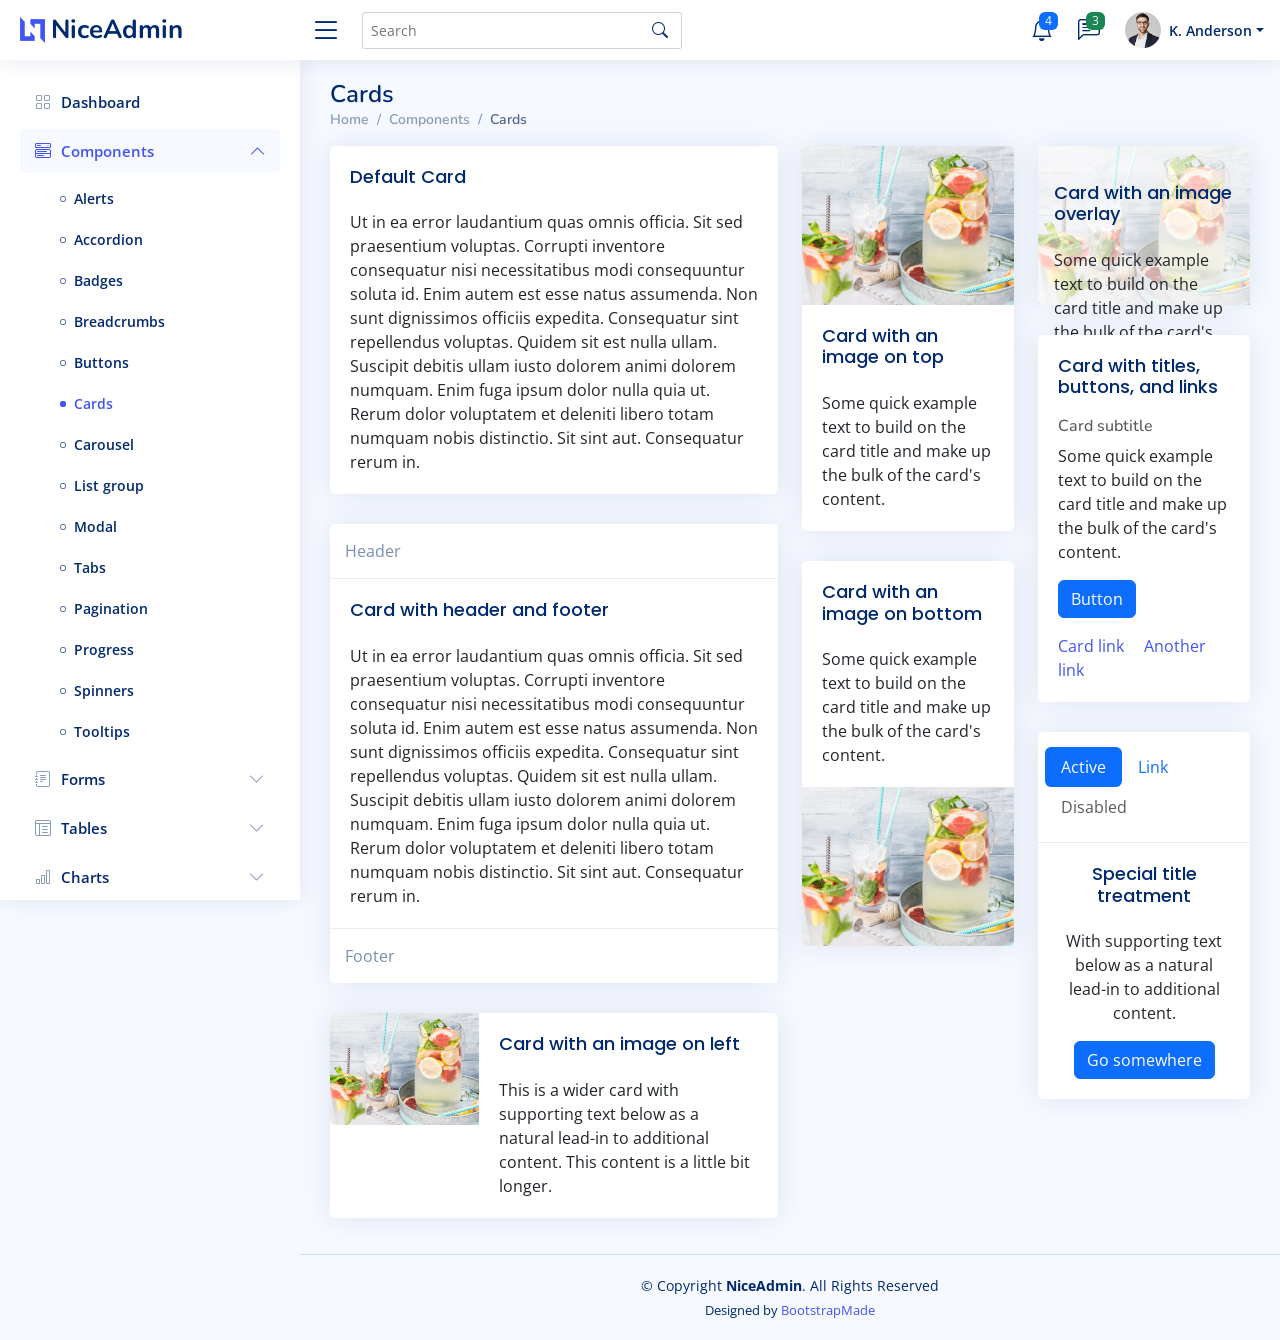
<file: NiceAdmin/components-cards.html>
<!DOCTYPE html>
<html lang="en">

<head>
  <meta charset="utf-8">
  <meta content="width=device-width, initial-scale=1.0" name="viewport">

  <title>Components / Cards - NiceAdmin Bootstrap Template</title>
  <meta content="" name="description">
  <meta content="" name="keywords">

  <!-- Favicons -->
  <link href="assets/img/favicon.png" rel="icon">
  <link href="assets/img/apple-touch-icon.png" rel="apple-touch-icon">

  <!-- Google Fonts -->
  <link href="https://fonts.gstatic.com" rel="preconnect">
  <link href="https://fonts.googleapis.com/css?family=Open+Sans:300,300i,400,400i,600,600i,700,700i|Nunito:300,300i,400,400i,600,600i,700,700i|Poppins:300,300i,400,400i,500,500i,600,600i,700,700i" rel="stylesheet">

  <!-- Vendor CSS Files -->
  <link href="assets/vendor/bootstrap/css/bootstrap.min.css" rel="stylesheet">
  <link href="assets/vendor/bootstrap-icons/bootstrap-icons.css" rel="stylesheet">
  <link href="assets/vendor/boxicons/css/boxicons.min.css" rel="stylesheet">
  <link href="assets/vendor/quill/quill.snow.css" rel="stylesheet">
  <link href="assets/vendor/quill/quill.bubble.css" rel="stylesheet">
  <link href="assets/vendor/remixicon/remixicon.css" rel="stylesheet">
  <link href="assets/vendor/simple-datatables/style.css" rel="stylesheet">

  <!-- Template Main CSS File -->
  <link href="assets/css/style.css" rel="stylesheet">

  <!-- =======================================================
  * Template Name: NiceAdmin
  * Template URL: https://bootstrapmade.com/nice-admin-bootstrap-admin-html-template/
  * Updated: Apr 20 2024 with Bootstrap v5.3.3
  * Author: BootstrapMade.com
  * License: https://bootstrapmade.com/license/
  ======================================================== -->
</head>

<body>

  <!-- ======= Header ======= -->
  <header id="header" class="header fixed-top d-flex align-items-center">

    <div class="d-flex align-items-center justify-content-between">
      <a href="index.html" class="logo d-flex align-items-center">
        <img src="assets/img/logo.png" alt="">
        <span class="d-none d-lg-block">NiceAdmin</span>
      </a>
      <i class="bi bi-list toggle-sidebar-btn"></i>
    </div><!-- End Logo -->

    <div class="search-bar">
      <form class="search-form d-flex align-items-center" method="POST" action="#">
        <input type="text" name="query" placeholder="Search" title="Enter search keyword">
        <button type="submit" title="Search"><i class="bi bi-search"></i></button>
      </form>
    </div><!-- End Search Bar -->

    <nav class="header-nav ms-auto">
      <ul class="d-flex align-items-center">

        <li class="nav-item d-block d-lg-none">
          <a class="nav-link nav-icon search-bar-toggle " href="#">
            <i class="bi bi-search"></i>
          </a>
        </li><!-- End Search Icon-->

        <li class="nav-item dropdown">

          <a class="nav-link nav-icon" href="#" data-bs-toggle="dropdown">
            <i class="bi bi-bell"></i>
            <span class="badge bg-primary badge-number">4</span>
          </a><!-- End Notification Icon -->

          <ul class="dropdown-menu dropdown-menu-end dropdown-menu-arrow notifications">
            <li class="dropdown-header">
              You have 4 new notifications
              <a href="#"><span class="badge rounded-pill bg-primary p-2 ms-2">View all</span></a>
            </li>
            <li>
              <hr class="dropdown-divider">
            </li>

            <li class="notification-item">
              <i class="bi bi-exclamation-circle text-warning"></i>
              <div>
                <h4>Lorem Ipsum</h4>
                <p>Quae dolorem earum veritatis oditseno</p>
                <p>30 min. ago</p>
              </div>
            </li>

            <li>
              <hr class="dropdown-divider">
            </li>

            <li class="notification-item">
              <i class="bi bi-x-circle text-danger"></i>
              <div>
                <h4>Atque rerum nesciunt</h4>
                <p>Quae dolorem earum veritatis oditseno</p>
                <p>1 hr. ago</p>
              </div>
            </li>

            <li>
              <hr class="dropdown-divider">
            </li>

            <li class="notification-item">
              <i class="bi bi-check-circle text-success"></i>
              <div>
                <h4>Sit rerum fuga</h4>
                <p>Quae dolorem earum veritatis oditseno</p>
                <p>2 hrs. ago</p>
              </div>
            </li>

            <li>
              <hr class="dropdown-divider">
            </li>

            <li class="notification-item">
              <i class="bi bi-info-circle text-primary"></i>
              <div>
                <h4>Dicta reprehenderit</h4>
                <p>Quae dolorem earum veritatis oditseno</p>
                <p>4 hrs. ago</p>
              </div>
            </li>

            <li>
              <hr class="dropdown-divider">
            </li>
            <li class="dropdown-footer">
              <a href="#">Show all notifications</a>
            </li>

          </ul><!-- End Notification Dropdown Items -->

        </li><!-- End Notification Nav -->

        <li class="nav-item dropdown">

          <a class="nav-link nav-icon" href="#" data-bs-toggle="dropdown">
            <i class="bi bi-chat-left-text"></i>
            <span class="badge bg-success badge-number">3</span>
          </a><!-- End Messages Icon -->

          <ul class="dropdown-menu dropdown-menu-end dropdown-menu-arrow messages">
            <li class="dropdown-header">
              You have 3 new messages
              <a href="#"><span class="badge rounded-pill bg-primary p-2 ms-2">View all</span></a>
            </li>
            <li>
              <hr class="dropdown-divider">
            </li>

            <li class="message-item">
              <a href="#">
                <img src="assets/img/messages-1.jpg" alt="" class="rounded-circle">
                <div>
                  <h4>Maria Hudson</h4>
                  <p>Velit asperiores et ducimus soluta repudiandae labore officia est ut...</p>
                  <p>4 hrs. ago</p>
                </div>
              </a>
            </li>
            <li>
              <hr class="dropdown-divider">
            </li>

            <li class="message-item">
              <a href="#">
                <img src="assets/img/messages-2.jpg" alt="" class="rounded-circle">
                <div>
                  <h4>Anna Nelson</h4>
                  <p>Velit asperiores et ducimus soluta repudiandae labore officia est ut...</p>
                  <p>6 hrs. ago</p>
                </div>
              </a>
            </li>
            <li>
              <hr class="dropdown-divider">
            </li>

            <li class="message-item">
              <a href="#">
                <img src="assets/img/messages-3.jpg" alt="" class="rounded-circle">
                <div>
                  <h4>David Muldon</h4>
                  <p>Velit asperiores et ducimus soluta repudiandae labore officia est ut...</p>
                  <p>8 hrs. ago</p>
                </div>
              </a>
            </li>
            <li>
              <hr class="dropdown-divider">
            </li>

            <li class="dropdown-footer">
              <a href="#">Show all messages</a>
            </li>

          </ul><!-- End Messages Dropdown Items -->

        </li><!-- End Messages Nav -->

        <li class="nav-item dropdown pe-3">

          <a class="nav-link nav-profile d-flex align-items-center pe-0" href="#" data-bs-toggle="dropdown">
            <img src="assets/img/profile-img.jpg" alt="Profile" class="rounded-circle">
            <span class="d-none d-md-block dropdown-toggle ps-2">K. Anderson</span>
          </a><!-- End Profile Iamge Icon -->

          <ul class="dropdown-menu dropdown-menu-end dropdown-menu-arrow profile">
            <li class="dropdown-header">
              <h6>Kevin Anderson</h6>
              <span>Web Designer</span>
            </li>
            <li>
              <hr class="dropdown-divider">
            </li>

            <li>
              <a class="dropdown-item d-flex align-items-center" href="users-profile.html">
                <i class="bi bi-person"></i>
                <span>My Profile</span>
              </a>
            </li>
            <li>
              <hr class="dropdown-divider">
            </li>

            <li>
              <a class="dropdown-item d-flex align-items-center" href="users-profile.html">
                <i class="bi bi-gear"></i>
                <span>Account Settings</span>
              </a>
            </li>
            <li>
              <hr class="dropdown-divider">
            </li>

            <li>
              <a class="dropdown-item d-flex align-items-center" href="pages-faq.html">
                <i class="bi bi-question-circle"></i>
                <span>Need Help?</span>
              </a>
            </li>
            <li>
              <hr class="dropdown-divider">
            </li>

            <li>
              <a class="dropdown-item d-flex align-items-center" href="#">
                <i class="bi bi-box-arrow-right"></i>
                <span>Sign Out</span>
              </a>
            </li>

          </ul><!-- End Profile Dropdown Items -->
        </li><!-- End Profile Nav -->

      </ul>
    </nav><!-- End Icons Navigation -->

  </header><!-- End Header -->

  <!-- ======= Sidebar ======= -->
  <aside id="sidebar" class="sidebar">

    <ul class="sidebar-nav" id="sidebar-nav">

      <li class="nav-item">
        <a class="nav-link collapsed" href="index.html">
          <i class="bi bi-grid"></i>
          <span>Dashboard</span>
        </a>
      </li><!-- End Dashboard Nav -->

      <li class="nav-item">
        <a class="nav-link " data-bs-target="#components-nav" data-bs-toggle="collapse" href="#">
          <i class="bi bi-menu-button-wide"></i><span>Components</span><i class="bi bi-chevron-down ms-auto"></i>
        </a>
        <ul id="components-nav" class="nav-content collapse show" data-bs-parent="#sidebar-nav">
          <li>
            <a href="components-alerts.html">
              <i class="bi bi-circle"></i><span>Alerts</span>
            </a>
          </li>
          <li>
            <a href="components-accordion.html">
              <i class="bi bi-circle"></i><span>Accordion</span>
            </a>
          </li>
          <li>
            <a href="components-badges.html">
              <i class="bi bi-circle"></i><span>Badges</span>
            </a>
          </li>
          <li>
            <a href="components-breadcrumbs.html">
              <i class="bi bi-circle"></i><span>Breadcrumbs</span>
            </a>
          </li>
          <li>
            <a href="components-buttons.html">
              <i class="bi bi-circle"></i><span>Buttons</span>
            </a>
          </li>
          <li>
            <a href="components-cards.html" class="active">
              <i class="bi bi-circle"></i><span>Cards</span>
            </a>
          </li>
          <li>
            <a href="components-carousel.html">
              <i class="bi bi-circle"></i><span>Carousel</span>
            </a>
          </li>
          <li>
            <a href="components-list-group.html">
              <i class="bi bi-circle"></i><span>List group</span>
            </a>
          </li>
          <li>
            <a href="components-modal.html">
              <i class="bi bi-circle"></i><span>Modal</span>
            </a>
          </li>
          <li>
            <a href="components-tabs.html">
              <i class="bi bi-circle"></i><span>Tabs</span>
            </a>
          </li>
          <li>
            <a href="components-pagination.html">
              <i class="bi bi-circle"></i><span>Pagination</span>
            </a>
          </li>
          <li>
            <a href="components-progress.html">
              <i class="bi bi-circle"></i><span>Progress</span>
            </a>
          </li>
          <li>
            <a href="components-spinners.html">
              <i class="bi bi-circle"></i><span>Spinners</span>
            </a>
          </li>
          <li>
            <a href="components-tooltips.html">
              <i class="bi bi-circle"></i><span>Tooltips</span>
            </a>
          </li>
        </ul>
      </li><!-- End Components Nav -->

      <li class="nav-item">
        <a class="nav-link collapsed" data-bs-target="#forms-nav" data-bs-toggle="collapse" href="#">
          <i class="bi bi-journal-text"></i><span>Forms</span><i class="bi bi-chevron-down ms-auto"></i>
        </a>
        <ul id="forms-nav" class="nav-content collapse " data-bs-parent="#sidebar-nav">
          <li>
            <a href="forms-elements.html">
              <i class="bi bi-circle"></i><span>Form Elements</span>
            </a>
          </li>
          <li>
            <a href="forms-layouts.html">
              <i class="bi bi-circle"></i><span>Form Layouts</span>
            </a>
          </li>
          <li>
            <a href="forms-editors.html">
              <i class="bi bi-circle"></i><span>Form Editors</span>
            </a>
          </li>
          <li>
            <a href="forms-validation.html">
              <i class="bi bi-circle"></i><span>Form Validation</span>
            </a>
          </li>
        </ul>
      </li><!-- End Forms Nav -->

      <li class="nav-item">
        <a class="nav-link collapsed" data-bs-target="#tables-nav" data-bs-toggle="collapse" href="#">
          <i class="bi bi-layout-text-window-reverse"></i><span>Tables</span><i class="bi bi-chevron-down ms-auto"></i>
        </a>
        <ul id="tables-nav" class="nav-content collapse " data-bs-parent="#sidebar-nav">
          <li>
            <a href="tables-general.html">
              <i class="bi bi-circle"></i><span>General Tables</span>
            </a>
          </li>
          <li>
            <a href="tables-data.html">
              <i class="bi bi-circle"></i><span>Data Tables</span>
            </a>
          </li>
        </ul>
      </li><!-- End Tables Nav -->

      <li class="nav-item">
        <a class="nav-link collapsed" data-bs-target="#charts-nav" data-bs-toggle="collapse" href="#">
          <i class="bi bi-bar-chart"></i><span>Charts</span><i class="bi bi-chevron-down ms-auto"></i>
        </a>
        <ul id="charts-nav" class="nav-content collapse " data-bs-parent="#sidebar-nav">
          <li>
            <a href="charts-chartjs.html">
              <i class="bi bi-circle"></i><span>Chart.js</span>
            </a>
          </li>
          <li>
            <a href="charts-apexcharts.html">
              <i class="bi bi-circle"></i><span>ApexCharts</span>
            </a>
          </li>
          <li>
            <a href="charts-echarts.html">
              <i class="bi bi-circle"></i><span>ECharts</span>
            </a>
          </li>
        </ul>
      </li><!-- End Charts Nav -->

      <li class="nav-item">
        <a class="nav-link collapsed" data-bs-target="#icons-nav" data-bs-toggle="collapse" href="#">
          <i class="bi bi-gem"></i><span>Icons</span><i class="bi bi-chevron-down ms-auto"></i>
        </a>
        <ul id="icons-nav" class="nav-content collapse " data-bs-parent="#sidebar-nav">
          <li>
            <a href="icons-bootstrap.html">
              <i class="bi bi-circle"></i><span>Bootstrap Icons</span>
            </a>
          </li>
          <li>
            <a href="icons-remix.html">
              <i class="bi bi-circle"></i><span>Remix Icons</span>
            </a>
          </li>
          <li>
            <a href="icons-boxicons.html">
              <i class="bi bi-circle"></i><span>Boxicons</span>
            </a>
          </li>
        </ul>
      </li><!-- End Icons Nav -->

      <li class="nav-heading">Pages</li>

      <li class="nav-item">
        <a class="nav-link collapsed" href="users-profile.html">
          <i class="bi bi-person"></i>
          <span>Profile</span>
        </a>
      </li><!-- End Profile Page Nav -->

      <li class="nav-item">
        <a class="nav-link collapsed" href="pages-faq.html">
          <i class="bi bi-question-circle"></i>
          <span>F.A.Q</span>
        </a>
      </li><!-- End F.A.Q Page Nav -->

      <li class="nav-item">
        <a class="nav-link collapsed" href="pages-contact.html">
          <i class="bi bi-envelope"></i>
          <span>Contact</span>
        </a>
      </li><!-- End Contact Page Nav -->

      <li class="nav-item">
        <a class="nav-link collapsed" href="pages-register.html">
          <i class="bi bi-card-list"></i>
          <span>Register</span>
        </a>
      </li><!-- End Register Page Nav -->

      <li class="nav-item">
        <a class="nav-link collapsed" href="pages-login.html">
          <i class="bi bi-box-arrow-in-right"></i>
          <span>Login</span>
        </a>
      </li><!-- End Login Page Nav -->

      <li class="nav-item">
        <a class="nav-link collapsed" href="pages-error-404.html">
          <i class="bi bi-dash-circle"></i>
          <span>Error 404</span>
        </a>
      </li><!-- End Error 404 Page Nav -->

      <li class="nav-item">
        <a class="nav-link collapsed" href="pages-blank.html">
          <i class="bi bi-file-earmark"></i>
          <span>Blank</span>
        </a>
      </li><!-- End Blank Page Nav -->

    </ul>

  </aside><!-- End Sidebar-->

  <main id="main" class="main">

    <div class="pagetitle">
      <h1>Cards</h1>
      <nav>
        <ol class="breadcrumb">
          <li class="breadcrumb-item"><a href="index.html">Home</a></li>
          <li class="breadcrumb-item">Components</li>
          <li class="breadcrumb-item active">Cards</li>
        </ol>
      </nav>
    </div><!-- End Page Title -->

    <section class="section">
      <div class="row align-items-top">
        <div class="col-lg-6">

          <!-- Default Card -->
          <div class="card">
            <div class="card-body">
              <h5 class="card-title">Default Card</h5>
              Ut in ea error laudantium quas omnis officia. Sit sed praesentium voluptas. Corrupti inventore consequatur nisi necessitatibus modi consequuntur soluta id. Enim autem est esse natus assumenda. Non sunt dignissimos officiis expedita. Consequatur sint repellendus voluptas.
              Quidem sit est nulla ullam. Suscipit debitis ullam iusto dolorem animi dolorem numquam. Enim fuga ipsum dolor nulla quia ut.
              Rerum dolor voluptatem et deleniti libero totam numquam nobis distinctio. Sit sint aut. Consequatur rerum in.
            </div>
          </div><!-- End Default Card -->

          <!-- Card with header and footer -->
          <div class="card">
            <div class="card-header">Header</div>
            <div class="card-body">
              <h5 class="card-title">Card with header and footer</h5>
              Ut in ea error laudantium quas omnis officia. Sit sed praesentium voluptas. Corrupti inventore consequatur nisi necessitatibus modi consequuntur soluta id. Enim autem est esse natus assumenda. Non sunt dignissimos officiis expedita. Consequatur sint repellendus voluptas.
              Quidem sit est nulla ullam. Suscipit debitis ullam iusto dolorem animi dolorem numquam. Enim fuga ipsum dolor nulla quia ut.
              Rerum dolor voluptatem et deleniti libero totam numquam nobis distinctio. Sit sint aut. Consequatur rerum in.
            </div>
            <div class="card-footer">
              Footer
            </div>
          </div><!-- End Card with header and footer -->

          <!-- Card with an image on left -->
          <div class="card mb-3">
            <div class="row g-0">
              <div class="col-md-4">
                <img src="assets/img/card.jpg" class="img-fluid rounded-start" alt="...">
              </div>
              <div class="col-md-8">
                <div class="card-body">
                  <h5 class="card-title">Card with an image on left</h5>
                  <p class="card-text">This is a wider card with supporting text below as a natural lead-in to additional content. This content is a little bit longer.</p>
                </div>
              </div>
            </div>
          </div><!-- End Card with an image on left -->

        </div>

        <div class="col-lg-3">

          <!-- Card with an image on top -->
          <div class="card">
            <img src="assets/img/card.jpg" class="card-img-top" alt="...">
            <div class="card-body">
              <h5 class="card-title">Card with an image on top</h5>
              <p class="card-text">Some quick example text to build on the card title and make up the bulk of the card's content.</p>
            </div>
          </div><!-- End Card with an image on top -->

          <!-- Card with an image on bottom -->
          <div class="card">
            <div class="card-body">
              <h5 class="card-title">Card with an image on bottom</h5>
              <p class="card-text">Some quick example text to build on the card title and make up the bulk of the card's content.</p>
            </div>
            <img src="assets/img/card.jpg" class="card-img-bottom" alt="...">
          </div><!-- End Card with an image on bottom -->

        </div>

        <div class="col-lg-3">

          <!-- Card with an image overlay -->
          <div class="card">
            <img src="assets/img/card.jpg" class="card-img-top" alt="...">
            <div class="card-img-overlay">
              <h5 class="card-title">Card with an image overlay</h5>
              <p class="card-text">Some quick example text to build on the card title and make up the bulk of the card's content.</p>
            </div>
          </div><!-- End Card with an image overlay -->

          <!-- Card with titles, buttons, and links -->
          <div class="card">
            <div class="card-body">
              <h5 class="card-title">Card with titles, buttons, and links</h5>
              <h6 class="card-subtitle mb-2 text-muted">Card subtitle</h6>
              <p class="card-text">Some quick example text to build on the card title and make up the bulk of the card's content.</p>
              <p class="card-text"><a href="#" class="btn btn-primary">Button</a></p>
              <a href="#" class="card-link">Card link</a>
              <a href="#" class="card-link">Another link</a>
            </div>
          </div><!-- End Card with titles, buttons, and links -->

          <!-- Special title treatmen -->
          <div class="card text-center">
            <div class="card-header">
              <ul class="nav nav-pills card-header-pills">
                <li class="nav-item">
                  <a class="nav-link active" href="#">Active</a>
                </li>
                <li class="nav-item">
                  <a class="nav-link" href="#">Link</a>
                </li>
                <li class="nav-item">
                  <a class="nav-link disabled" href="#" tabindex="-1" aria-disabled="true">Disabled</a>
                </li>
              </ul>
            </div>
            <div class="card-body">
              <h5 class="card-title">Special title treatment</h5>
              <p class="card-text">With supporting text below as a natural lead-in to additional content.</p>
              <a href="#" class="btn btn-primary">Go somewhere</a>
            </div>
          </div><!-- End Special title treatmen -->

        </div>

      </div>
    </section>

  </main><!-- End #main -->

  <!-- ======= Footer ======= -->
  <footer id="footer" class="footer">
    <div class="copyright">
      &copy; Copyright <strong><span>NiceAdmin</span></strong>. All Rights Reserved
    </div>
    <div class="credits">
      <!-- All the links in the footer should remain intact. -->
      <!-- You can delete the links only if you purchased the pro version. -->
      <!-- Licensing information: https://bootstrapmade.com/license/ -->
      <!-- Purchase the pro version with working PHP/AJAX contact form: https://bootstrapmade.com/nice-admin-bootstrap-admin-html-template/ -->
      Designed by <a href="https://bootstrapmade.com/">BootstrapMade</a>
    </div>
  </footer><!-- End Footer -->

  <a href="#" class="back-to-top d-flex align-items-center justify-content-center"><i class="bi bi-arrow-up-short"></i></a>

  <!-- Vendor JS Files -->
  <script src="assets/vendor/apexcharts/apexcharts.min.js"></script>
  <script src="assets/vendor/bootstrap/js/bootstrap.bundle.min.js"></script>
  <script src="assets/vendor/chart.js/chart.umd.js"></script>
  <script src="assets/vendor/echarts/echarts.min.js"></script>
  <script src="assets/vendor/quill/quill.js"></script>
  <script src="assets/vendor/simple-datatables/simple-datatables.js"></script>
  <script src="assets/vendor/tinymce/tinymce.min.js"></script>
  <script src="assets/vendor/php-email-form/validate.js"></script>

  <!-- Template Main JS File -->
  <script src="assets/js/main.js"></script>

</body>

</html>
</file>
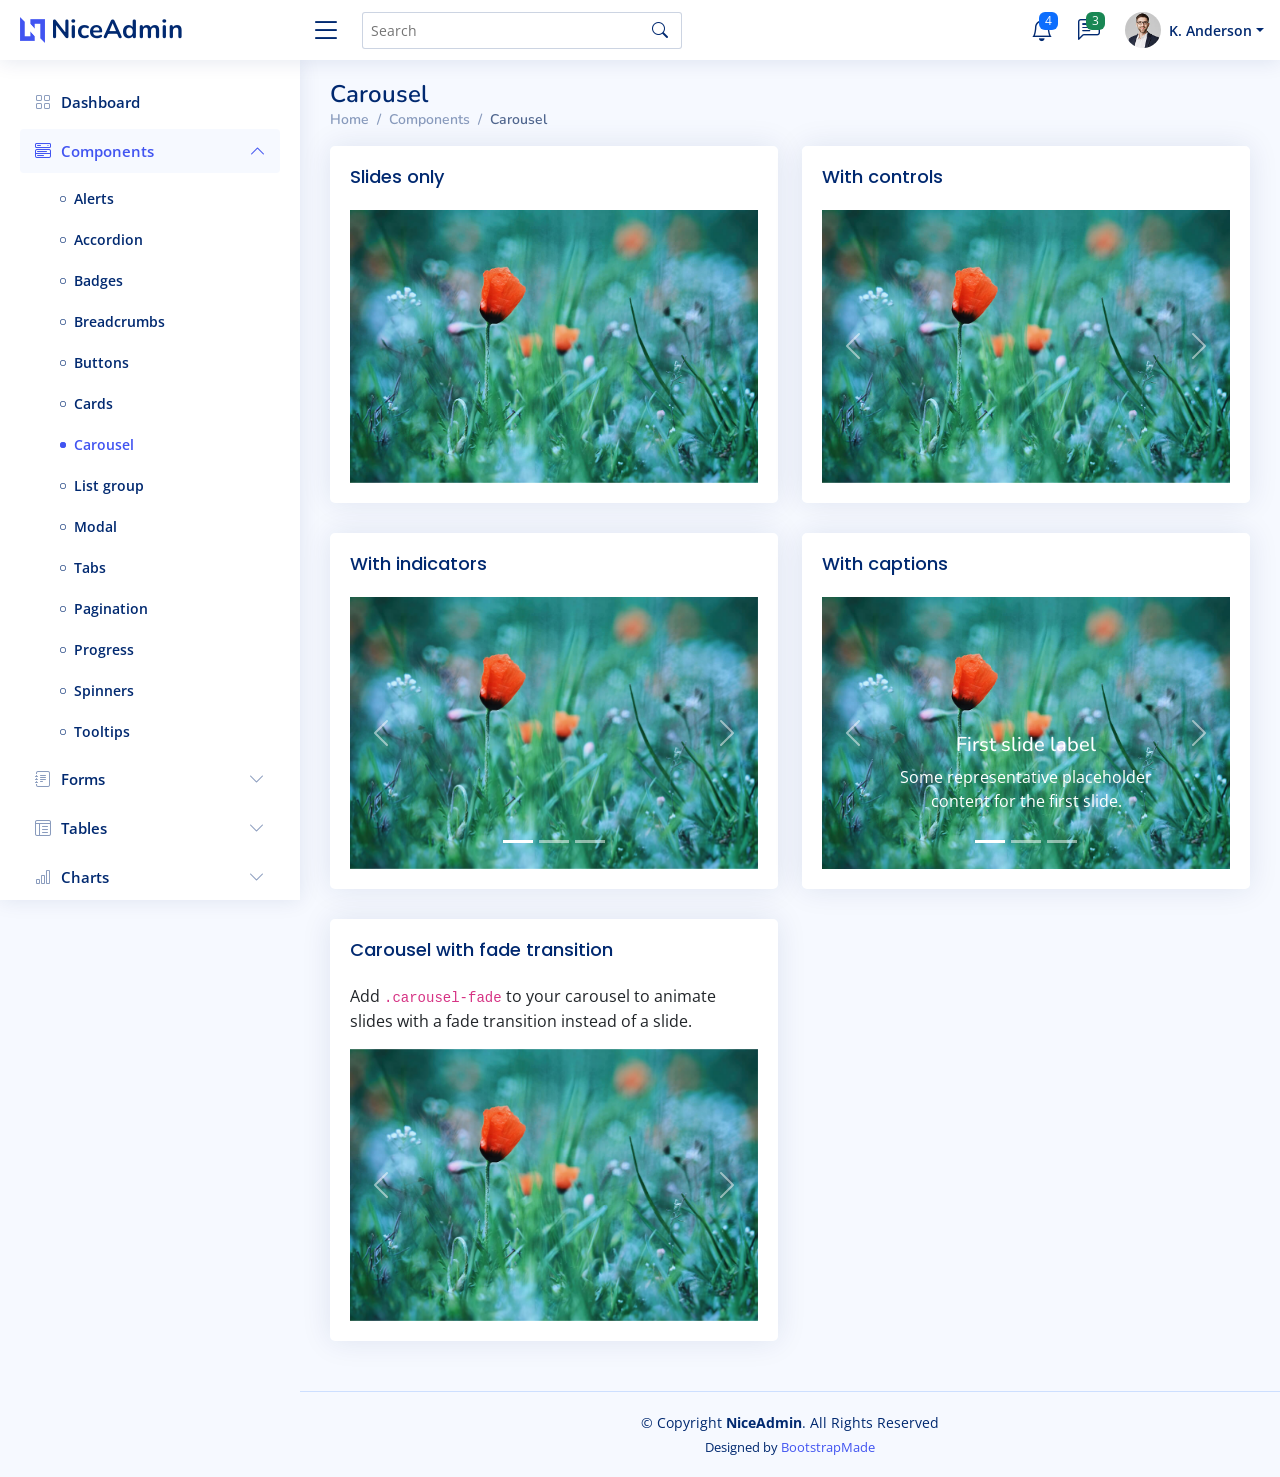
<file: NiceAdmin/components-carousel.html>
<!DOCTYPE html>
<html lang="en">

<head>
  <meta charset="utf-8">
  <meta content="width=device-width, initial-scale=1.0" name="viewport">

  <title>Components / Carousel - NiceAdmin Bootstrap Template</title>
  <meta content="" name="description">
  <meta content="" name="keywords">

  <!-- Favicons -->
  <link href="assets/img/favicon.png" rel="icon">
  <link href="assets/img/apple-touch-icon.png" rel="apple-touch-icon">

  <!-- Google Fonts -->
  <link href="https://fonts.gstatic.com" rel="preconnect">
  <link href="https://fonts.googleapis.com/css?family=Open+Sans:300,300i,400,400i,600,600i,700,700i|Nunito:300,300i,400,400i,600,600i,700,700i|Poppins:300,300i,400,400i,500,500i,600,600i,700,700i" rel="stylesheet">

  <!-- Vendor CSS Files -->
  <link href="assets/vendor/bootstrap/css/bootstrap.min.css" rel="stylesheet">
  <link href="assets/vendor/bootstrap-icons/bootstrap-icons.css" rel="stylesheet">
  <link href="assets/vendor/boxicons/css/boxicons.min.css" rel="stylesheet">
  <link href="assets/vendor/quill/quill.snow.css" rel="stylesheet">
  <link href="assets/vendor/quill/quill.bubble.css" rel="stylesheet">
  <link href="assets/vendor/remixicon/remixicon.css" rel="stylesheet">
  <link href="assets/vendor/simple-datatables/style.css" rel="stylesheet">

  <!-- Template Main CSS File -->
  <link href="assets/css/style.css" rel="stylesheet">

  <!-- =======================================================
  * Template Name: NiceAdmin
  * Template URL: https://bootstrapmade.com/nice-admin-bootstrap-admin-html-template/
  * Updated: Apr 20 2024 with Bootstrap v5.3.3
  * Author: BootstrapMade.com
  * License: https://bootstrapmade.com/license/
  ======================================================== -->
</head>

<body>

  <!-- ======= Header ======= -->
  <header id="header" class="header fixed-top d-flex align-items-center">

    <div class="d-flex align-items-center justify-content-between">
      <a href="index.html" class="logo d-flex align-items-center">
        <img src="assets/img/logo.png" alt="">
        <span class="d-none d-lg-block">NiceAdmin</span>
      </a>
      <i class="bi bi-list toggle-sidebar-btn"></i>
    </div><!-- End Logo -->

    <div class="search-bar">
      <form class="search-form d-flex align-items-center" method="POST" action="#">
        <input type="text" name="query" placeholder="Search" title="Enter search keyword">
        <button type="submit" title="Search"><i class="bi bi-search"></i></button>
      </form>
    </div><!-- End Search Bar -->

    <nav class="header-nav ms-auto">
      <ul class="d-flex align-items-center">

        <li class="nav-item d-block d-lg-none">
          <a class="nav-link nav-icon search-bar-toggle " href="#">
            <i class="bi bi-search"></i>
          </a>
        </li><!-- End Search Icon-->

        <li class="nav-item dropdown">

          <a class="nav-link nav-icon" href="#" data-bs-toggle="dropdown">
            <i class="bi bi-bell"></i>
            <span class="badge bg-primary badge-number">4</span>
          </a><!-- End Notification Icon -->

          <ul class="dropdown-menu dropdown-menu-end dropdown-menu-arrow notifications">
            <li class="dropdown-header">
              You have 4 new notifications
              <a href="#"><span class="badge rounded-pill bg-primary p-2 ms-2">View all</span></a>
            </li>
            <li>
              <hr class="dropdown-divider">
            </li>

            <li class="notification-item">
              <i class="bi bi-exclamation-circle text-warning"></i>
              <div>
                <h4>Lorem Ipsum</h4>
                <p>Quae dolorem earum veritatis oditseno</p>
                <p>30 min. ago</p>
              </div>
            </li>

            <li>
              <hr class="dropdown-divider">
            </li>

            <li class="notification-item">
              <i class="bi bi-x-circle text-danger"></i>
              <div>
                <h4>Atque rerum nesciunt</h4>
                <p>Quae dolorem earum veritatis oditseno</p>
                <p>1 hr. ago</p>
              </div>
            </li>

            <li>
              <hr class="dropdown-divider">
            </li>

            <li class="notification-item">
              <i class="bi bi-check-circle text-success"></i>
              <div>
                <h4>Sit rerum fuga</h4>
                <p>Quae dolorem earum veritatis oditseno</p>
                <p>2 hrs. ago</p>
              </div>
            </li>

            <li>
              <hr class="dropdown-divider">
            </li>

            <li class="notification-item">
              <i class="bi bi-info-circle text-primary"></i>
              <div>
                <h4>Dicta reprehenderit</h4>
                <p>Quae dolorem earum veritatis oditseno</p>
                <p>4 hrs. ago</p>
              </div>
            </li>

            <li>
              <hr class="dropdown-divider">
            </li>
            <li class="dropdown-footer">
              <a href="#">Show all notifications</a>
            </li>

          </ul><!-- End Notification Dropdown Items -->

        </li><!-- End Notification Nav -->

        <li class="nav-item dropdown">

          <a class="nav-link nav-icon" href="#" data-bs-toggle="dropdown">
            <i class="bi bi-chat-left-text"></i>
            <span class="badge bg-success badge-number">3</span>
          </a><!-- End Messages Icon -->

          <ul class="dropdown-menu dropdown-menu-end dropdown-menu-arrow messages">
            <li class="dropdown-header">
              You have 3 new messages
              <a href="#"><span class="badge rounded-pill bg-primary p-2 ms-2">View all</span></a>
            </li>
            <li>
              <hr class="dropdown-divider">
            </li>

            <li class="message-item">
              <a href="#">
                <img src="assets/img/messages-1.jpg" alt="" class="rounded-circle">
                <div>
                  <h4>Maria Hudson</h4>
                  <p>Velit asperiores et ducimus soluta repudiandae labore officia est ut...</p>
                  <p>4 hrs. ago</p>
                </div>
              </a>
            </li>
            <li>
              <hr class="dropdown-divider">
            </li>

            <li class="message-item">
              <a href="#">
                <img src="assets/img/messages-2.jpg" alt="" class="rounded-circle">
                <div>
                  <h4>Anna Nelson</h4>
                  <p>Velit asperiores et ducimus soluta repudiandae labore officia est ut...</p>
                  <p>6 hrs. ago</p>
                </div>
              </a>
            </li>
            <li>
              <hr class="dropdown-divider">
            </li>

            <li class="message-item">
              <a href="#">
                <img src="assets/img/messages-3.jpg" alt="" class="rounded-circle">
                <div>
                  <h4>David Muldon</h4>
                  <p>Velit asperiores et ducimus soluta repudiandae labore officia est ut...</p>
                  <p>8 hrs. ago</p>
                </div>
              </a>
            </li>
            <li>
              <hr class="dropdown-divider">
            </li>

            <li class="dropdown-footer">
              <a href="#">Show all messages</a>
            </li>

          </ul><!-- End Messages Dropdown Items -->

        </li><!-- End Messages Nav -->

        <li class="nav-item dropdown pe-3">

          <a class="nav-link nav-profile d-flex align-items-center pe-0" href="#" data-bs-toggle="dropdown">
            <img src="assets/img/profile-img.jpg" alt="Profile" class="rounded-circle">
            <span class="d-none d-md-block dropdown-toggle ps-2">K. Anderson</span>
          </a><!-- End Profile Iamge Icon -->

          <ul class="dropdown-menu dropdown-menu-end dropdown-menu-arrow profile">
            <li class="dropdown-header">
              <h6>Kevin Anderson</h6>
              <span>Web Designer</span>
            </li>
            <li>
              <hr class="dropdown-divider">
            </li>

            <li>
              <a class="dropdown-item d-flex align-items-center" href="users-profile.html">
                <i class="bi bi-person"></i>
                <span>My Profile</span>
              </a>
            </li>
            <li>
              <hr class="dropdown-divider">
            </li>

            <li>
              <a class="dropdown-item d-flex align-items-center" href="users-profile.html">
                <i class="bi bi-gear"></i>
                <span>Account Settings</span>
              </a>
            </li>
            <li>
              <hr class="dropdown-divider">
            </li>

            <li>
              <a class="dropdown-item d-flex align-items-center" href="pages-faq.html">
                <i class="bi bi-question-circle"></i>
                <span>Need Help?</span>
              </a>
            </li>
            <li>
              <hr class="dropdown-divider">
            </li>

            <li>
              <a class="dropdown-item d-flex align-items-center" href="#">
                <i class="bi bi-box-arrow-right"></i>
                <span>Sign Out</span>
              </a>
            </li>

          </ul><!-- End Profile Dropdown Items -->
        </li><!-- End Profile Nav -->

      </ul>
    </nav><!-- End Icons Navigation -->

  </header><!-- End Header -->

  <!-- ======= Sidebar ======= -->
  <aside id="sidebar" class="sidebar">

    <ul class="sidebar-nav" id="sidebar-nav">

      <li class="nav-item">
        <a class="nav-link collapsed" href="index.html">
          <i class="bi bi-grid"></i>
          <span>Dashboard</span>
        </a>
      </li><!-- End Dashboard Nav -->

      <li class="nav-item">
        <a class="nav-link " data-bs-target="#components-nav" data-bs-toggle="collapse" href="#">
          <i class="bi bi-menu-button-wide"></i><span>Components</span><i class="bi bi-chevron-down ms-auto"></i>
        </a>
        <ul id="components-nav" class="nav-content collapse show" data-bs-parent="#sidebar-nav">
          <li>
            <a href="components-alerts.html">
              <i class="bi bi-circle"></i><span>Alerts</span>
            </a>
          </li>
          <li>
            <a href="components-accordion.html">
              <i class="bi bi-circle"></i><span>Accordion</span>
            </a>
          </li>
          <li>
            <a href="components-badges.html">
              <i class="bi bi-circle"></i><span>Badges</span>
            </a>
          </li>
          <li>
            <a href="components-breadcrumbs.html">
              <i class="bi bi-circle"></i><span>Breadcrumbs</span>
            </a>
          </li>
          <li>
            <a href="components-buttons.html">
              <i class="bi bi-circle"></i><span>Buttons</span>
            </a>
          </li>
          <li>
            <a href="components-cards.html">
              <i class="bi bi-circle"></i><span>Cards</span>
            </a>
          </li>
          <li>
            <a href="components-carousel.html" class="active">
              <i class="bi bi-circle"></i><span>Carousel</span>
            </a>
          </li>
          <li>
            <a href="components-list-group.html">
              <i class="bi bi-circle"></i><span>List group</span>
            </a>
          </li>
          <li>
            <a href="components-modal.html">
              <i class="bi bi-circle"></i><span>Modal</span>
            </a>
          </li>
          <li>
            <a href="components-tabs.html">
              <i class="bi bi-circle"></i><span>Tabs</span>
            </a>
          </li>
          <li>
            <a href="components-pagination.html">
              <i class="bi bi-circle"></i><span>Pagination</span>
            </a>
          </li>
          <li>
            <a href="components-progress.html">
              <i class="bi bi-circle"></i><span>Progress</span>
            </a>
          </li>
          <li>
            <a href="components-spinners.html">
              <i class="bi bi-circle"></i><span>Spinners</span>
            </a>
          </li>
          <li>
            <a href="components-tooltips.html">
              <i class="bi bi-circle"></i><span>Tooltips</span>
            </a>
          </li>
        </ul>
      </li><!-- End Components Nav -->

      <li class="nav-item">
        <a class="nav-link collapsed" data-bs-target="#forms-nav" data-bs-toggle="collapse" href="#">
          <i class="bi bi-journal-text"></i><span>Forms</span><i class="bi bi-chevron-down ms-auto"></i>
        </a>
        <ul id="forms-nav" class="nav-content collapse " data-bs-parent="#sidebar-nav">
          <li>
            <a href="forms-elements.html">
              <i class="bi bi-circle"></i><span>Form Elements</span>
            </a>
          </li>
          <li>
            <a href="forms-layouts.html">
              <i class="bi bi-circle"></i><span>Form Layouts</span>
            </a>
          </li>
          <li>
            <a href="forms-editors.html">
              <i class="bi bi-circle"></i><span>Form Editors</span>
            </a>
          </li>
          <li>
            <a href="forms-validation.html">
              <i class="bi bi-circle"></i><span>Form Validation</span>
            </a>
          </li>
        </ul>
      </li><!-- End Forms Nav -->

      <li class="nav-item">
        <a class="nav-link collapsed" data-bs-target="#tables-nav" data-bs-toggle="collapse" href="#">
          <i class="bi bi-layout-text-window-reverse"></i><span>Tables</span><i class="bi bi-chevron-down ms-auto"></i>
        </a>
        <ul id="tables-nav" class="nav-content collapse " data-bs-parent="#sidebar-nav">
          <li>
            <a href="tables-general.html">
              <i class="bi bi-circle"></i><span>General Tables</span>
            </a>
          </li>
          <li>
            <a href="tables-data.html">
              <i class="bi bi-circle"></i><span>Data Tables</span>
            </a>
          </li>
        </ul>
      </li><!-- End Tables Nav -->

      <li class="nav-item">
        <a class="nav-link collapsed" data-bs-target="#charts-nav" data-bs-toggle="collapse" href="#">
          <i class="bi bi-bar-chart"></i><span>Charts</span><i class="bi bi-chevron-down ms-auto"></i>
        </a>
        <ul id="charts-nav" class="nav-content collapse " data-bs-parent="#sidebar-nav">
          <li>
            <a href="charts-chartjs.html">
              <i class="bi bi-circle"></i><span>Chart.js</span>
            </a>
          </li>
          <li>
            <a href="charts-apexcharts.html">
              <i class="bi bi-circle"></i><span>ApexCharts</span>
            </a>
          </li>
          <li>
            <a href="charts-echarts.html">
              <i class="bi bi-circle"></i><span>ECharts</span>
            </a>
          </li>
        </ul>
      </li><!-- End Charts Nav -->

      <li class="nav-item">
        <a class="nav-link collapsed" data-bs-target="#icons-nav" data-bs-toggle="collapse" href="#">
          <i class="bi bi-gem"></i><span>Icons</span><i class="bi bi-chevron-down ms-auto"></i>
        </a>
        <ul id="icons-nav" class="nav-content collapse " data-bs-parent="#sidebar-nav">
          <li>
            <a href="icons-bootstrap.html">
              <i class="bi bi-circle"></i><span>Bootstrap Icons</span>
            </a>
          </li>
          <li>
            <a href="icons-remix.html">
              <i class="bi bi-circle"></i><span>Remix Icons</span>
            </a>
          </li>
          <li>
            <a href="icons-boxicons.html">
              <i class="bi bi-circle"></i><span>Boxicons</span>
            </a>
          </li>
        </ul>
      </li><!-- End Icons Nav -->

      <li class="nav-heading">Pages</li>

      <li class="nav-item">
        <a class="nav-link collapsed" href="users-profile.html">
          <i class="bi bi-person"></i>
          <span>Profile</span>
        </a>
      </li><!-- End Profile Page Nav -->

      <li class="nav-item">
        <a class="nav-link collapsed" href="pages-faq.html">
          <i class="bi bi-question-circle"></i>
          <span>F.A.Q</span>
        </a>
      </li><!-- End F.A.Q Page Nav -->

      <li class="nav-item">
        <a class="nav-link collapsed" href="pages-contact.html">
          <i class="bi bi-envelope"></i>
          <span>Contact</span>
        </a>
      </li><!-- End Contact Page Nav -->

      <li class="nav-item">
        <a class="nav-link collapsed" href="pages-register.html">
          <i class="bi bi-card-list"></i>
          <span>Register</span>
        </a>
      </li><!-- End Register Page Nav -->

      <li class="nav-item">
        <a class="nav-link collapsed" href="pages-login.html">
          <i class="bi bi-box-arrow-in-right"></i>
          <span>Login</span>
        </a>
      </li><!-- End Login Page Nav -->

      <li class="nav-item">
        <a class="nav-link collapsed" href="pages-error-404.html">
          <i class="bi bi-dash-circle"></i>
          <span>Error 404</span>
        </a>
      </li><!-- End Error 404 Page Nav -->

      <li class="nav-item">
        <a class="nav-link collapsed" href="pages-blank.html">
          <i class="bi bi-file-earmark"></i>
          <span>Blank</span>
        </a>
      </li><!-- End Blank Page Nav -->

    </ul>

  </aside><!-- End Sidebar-->

  <main id="main" class="main">

    <div class="pagetitle">
      <h1>Carousel</h1>
      <nav>
        <ol class="breadcrumb">
          <li class="breadcrumb-item"><a href="index.html">Home</a></li>
          <li class="breadcrumb-item">Components</li>
          <li class="breadcrumb-item active">Carousel</li>
        </ol>
      </nav>
    </div><!-- End Page Title -->

    <section class="section">
      <div class="row">
        <div class="col-lg-6">

          <div class="card">
            <div class="card-body">
              <h5 class="card-title">Slides only</h5>

              <!-- Slides only carousel -->
              <div id="carouselExampleSlidesOnly" class="carousel slide" data-bs-ride="carousel">
                <div class="carousel-inner">
                  <div class="carousel-item active">
                    <img src="assets/img/slides-1.jpg" class="d-block w-100" alt="...">
                  </div>
                  <div class="carousel-item">
                    <img src="assets/img/slides-2.jpg" class="d-block w-100" alt="...">
                  </div>
                  <div class="carousel-item">
                    <img src="assets/img/slides-3.jpg" class="d-block w-100" alt="...">
                  </div>
                </div>
              </div><!-- End Slides only carousel-->

            </div>
          </div>

          <div class="card">
            <div class="card-body">
              <h5 class="card-title">With indicators</h5>

              <!-- Slides with indicators -->
              <div id="carouselExampleIndicators" class="carousel slide" data-bs-ride="carousel">
                <div class="carousel-indicators">
                  <button type="button" data-bs-target="#carouselExampleIndicators" data-bs-slide-to="0" class="active" aria-current="true" aria-label="Slide 1"></button>
                  <button type="button" data-bs-target="#carouselExampleIndicators" data-bs-slide-to="1" aria-label="Slide 2"></button>
                  <button type="button" data-bs-target="#carouselExampleIndicators" data-bs-slide-to="2" aria-label="Slide 3"></button>
                </div>
                <div class="carousel-inner">
                  <div class="carousel-item active">
                    <img src="assets/img/slides-1.jpg" class="d-block w-100" alt="...">
                  </div>
                  <div class="carousel-item">
                    <img src="assets/img/slides-2.jpg" class="d-block w-100" alt="...">
                  </div>
                  <div class="carousel-item">
                    <img src="assets/img/slides-3.jpg" class="d-block w-100" alt="...">
                  </div>
                </div>

                <button class="carousel-control-prev" type="button" data-bs-target="#carouselExampleIndicators" data-bs-slide="prev">
                  <span class="carousel-control-prev-icon" aria-hidden="true"></span>
                  <span class="visually-hidden">Previous</span>
                </button>
                <button class="carousel-control-next" type="button" data-bs-target="#carouselExampleIndicators" data-bs-slide="next">
                  <span class="carousel-control-next-icon" aria-hidden="true"></span>
                  <span class="visually-hidden">Next</span>
                </button>

              </div><!-- End Slides with indicators -->

            </div>
          </div>

          <div class="card">
            <div class="card-body">
              <h5 class="card-title">Carousel with fade transition</h5>
              <p>Add <code>.carousel-fade</code> to your carousel to animate slides with a fade transition instead of a slide.</p>

              <!-- Slides with fade transition -->
              <div id="carouselExampleFade" class="carousel slide carousel-fade" data-bs-ride="carousel">
                <div class="carousel-inner">
                  <div class="carousel-item active">
                    <img src="assets/img/slides-1.jpg" class="d-block w-100" alt="...">
                  </div>
                  <div class="carousel-item">
                    <img src="assets/img/slides-2.jpg" class="d-block w-100" alt="...">
                  </div>
                  <div class="carousel-item">
                    <img src="assets/img/slides-3.jpg" class="d-block w-100" alt="...">
                  </div>
                </div>

                <button class="carousel-control-prev" type="button" data-bs-target="#carouselExampleFade" data-bs-slide="prev">
                  <span class="carousel-control-prev-icon" aria-hidden="true"></span>
                  <span class="visually-hidden">Previous</span>
                </button>
                <button class="carousel-control-next" type="button" data-bs-target="#carouselExampleFade" data-bs-slide="next">
                  <span class="carousel-control-next-icon" aria-hidden="true"></span>
                  <span class="visually-hidden">Next</span>
                </button>

              </div><!-- End Slides with fade transition -->

            </div>
          </div>

        </div>

        <div class="col-lg-6">

          <div class="card">
            <div class="card-body">
              <h5 class="card-title">With controls</h5>

              <!-- Slides with controls -->
              <div id="carouselExampleControls" class="carousel slide" data-bs-ride="carousel">
                <div class="carousel-inner">
                  <div class="carousel-item active">
                    <img src="assets/img/slides-1.jpg" class="d-block w-100" alt="...">
                  </div>
                  <div class="carousel-item">
                    <img src="assets/img/slides-2.jpg" class="d-block w-100" alt="...">
                  </div>
                  <div class="carousel-item">
                    <img src="assets/img/slides-3.jpg" class="d-block w-100" alt="...">
                  </div>
                </div>

                <button class="carousel-control-prev" type="button" data-bs-target="#carouselExampleControls" data-bs-slide="prev">
                  <span class="carousel-control-prev-icon" aria-hidden="true"></span>
                  <span class="visually-hidden">Previous</span>
                </button>
                <button class="carousel-control-next" type="button" data-bs-target="#carouselExampleControls" data-bs-slide="next">
                  <span class="carousel-control-next-icon" aria-hidden="true"></span>
                  <span class="visually-hidden">Next</span>
                </button>

              </div><!-- End Slides with controls -->

            </div>
          </div>

          <div class="card">
            <div class="card-body">
              <h5 class="card-title">With captions</h5>

              <!-- Slides with captions -->
              <div id="carouselExampleCaptions" class="carousel slide" data-bs-ride="carousel">
                <div class="carousel-indicators">
                  <button type="button" data-bs-target="#carouselExampleCaptions" data-bs-slide-to="0" class="active" aria-current="true" aria-label="Slide 1"></button>
                  <button type="button" data-bs-target="#carouselExampleCaptions" data-bs-slide-to="1" aria-label="Slide 2"></button>
                  <button type="button" data-bs-target="#carouselExampleCaptions" data-bs-slide-to="2" aria-label="Slide 3"></button>
                </div>
                <div class="carousel-inner">
                  <div class="carousel-item active">
                    <img src="assets/img/slides-1.jpg" class="d-block w-100" alt="...">
                    <div class="carousel-caption d-none d-md-block">
                      <h5>First slide label</h5>
                      <p>Some representative placeholder content for the first slide.</p>
                    </div>
                  </div>
                  <div class="carousel-item">
                    <img src="assets/img/slides-2.jpg" class="d-block w-100" alt="...">
                    <div class="carousel-caption d-none d-md-block">
                      <h5>Second slide label</h5>
                      <p>Some representative placeholder content for the second slide.</p>
                    </div>
                  </div>
                  <div class="carousel-item">
                    <img src="assets/img/slides-3.jpg" class="d-block w-100" alt="...">
                    <div class="carousel-caption d-none d-md-block">
                      <h5>Third slide label</h5>
                      <p>Some representative placeholder content for the third slide.</p>
                    </div>
                  </div>
                </div>

                <button class="carousel-control-prev" type="button" data-bs-target="#carouselExampleCaptions" data-bs-slide="prev">
                  <span class="carousel-control-prev-icon" aria-hidden="true"></span>
                  <span class="visually-hidden">Previous</span>
                </button>
                <button class="carousel-control-next" type="button" data-bs-target="#carouselExampleCaptions" data-bs-slide="next">
                  <span class="carousel-control-next-icon" aria-hidden="true"></span>
                  <span class="visually-hidden">Next</span>
                </button>

              </div><!-- End Slides with captions -->

            </div>
          </div>

        </div>
      </div>
    </section>

  </main><!-- End #main -->

  <!-- ======= Footer ======= -->
  <footer id="footer" class="footer">
    <div class="copyright">
      &copy; Copyright <strong><span>NiceAdmin</span></strong>. All Rights Reserved
    </div>
    <div class="credits">
      <!-- All the links in the footer should remain intact. -->
      <!-- You can delete the links only if you purchased the pro version. -->
      <!-- Licensing information: https://bootstrapmade.com/license/ -->
      <!-- Purchase the pro version with working PHP/AJAX contact form: https://bootstrapmade.com/nice-admin-bootstrap-admin-html-template/ -->
      Designed by <a href="https://bootstrapmade.com/">BootstrapMade</a>
    </div>
  </footer><!-- End Footer -->

  <a href="#" class="back-to-top d-flex align-items-center justify-content-center"><i class="bi bi-arrow-up-short"></i></a>

  <!-- Vendor JS Files -->
  <script src="assets/vendor/apexcharts/apexcharts.min.js"></script>
  <script src="assets/vendor/bootstrap/js/bootstrap.bundle.min.js"></script>
  <script src="assets/vendor/chart.js/chart.umd.js"></script>
  <script src="assets/vendor/echarts/echarts.min.js"></script>
  <script src="assets/vendor/quill/quill.js"></script>
  <script src="assets/vendor/simple-datatables/simple-datatables.js"></script>
  <script src="assets/vendor/tinymce/tinymce.min.js"></script>
  <script src="assets/vendor/php-email-form/validate.js"></script>

  <!-- Template Main JS File -->
  <script src="assets/js/main.js"></script>

</body>

</html>
</file>
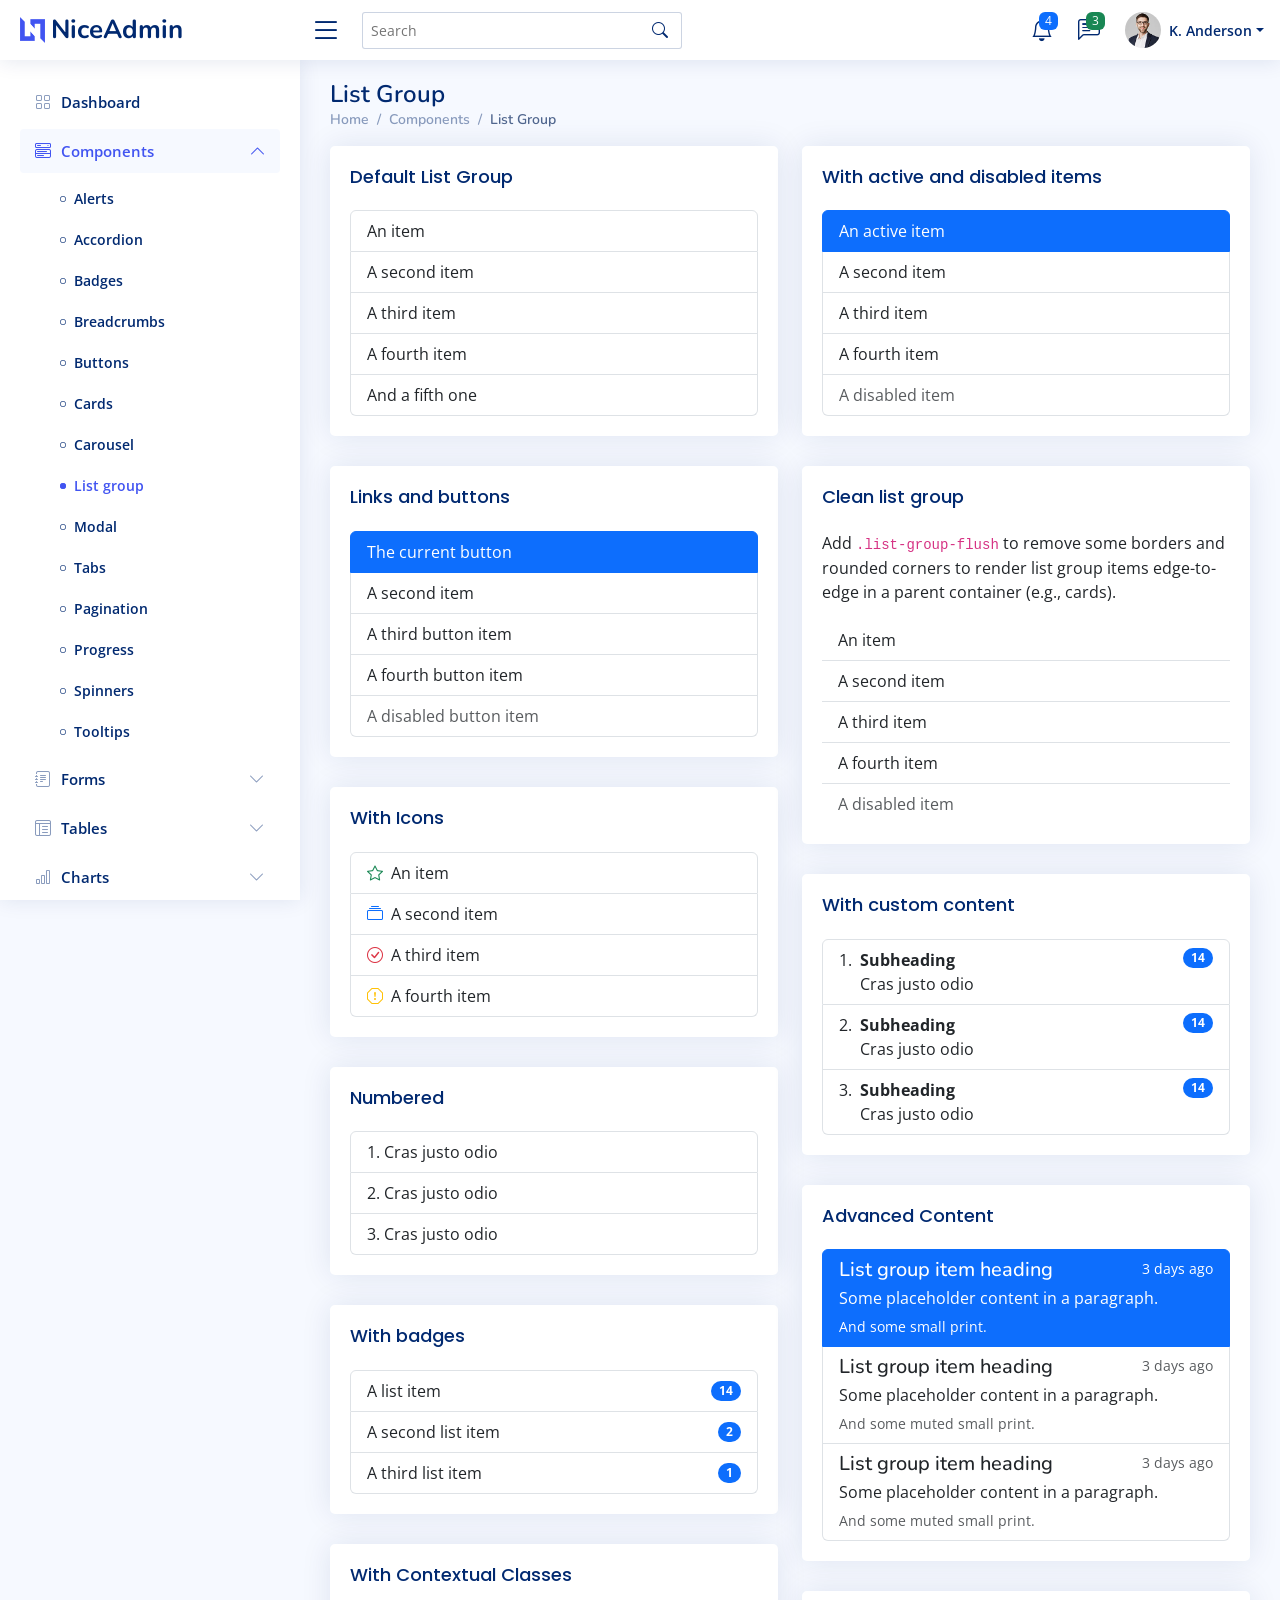
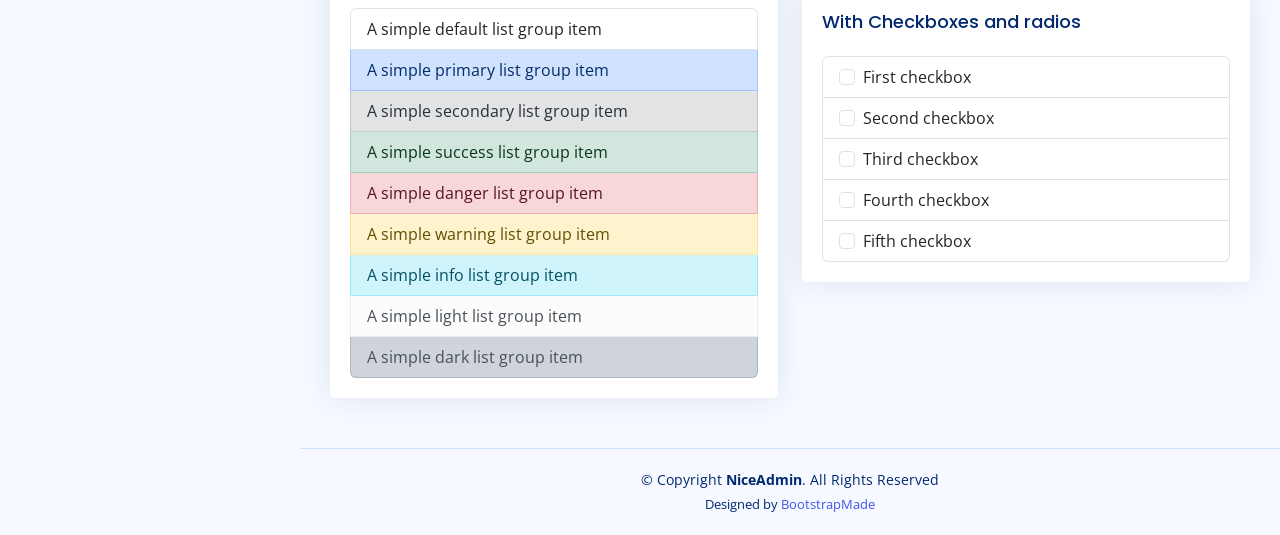
<file: NiceAdmin/components-list-group.html>
<!DOCTYPE html>
<html lang="en">

<head>
  <meta charset="utf-8">
  <meta content="width=device-width, initial-scale=1.0" name="viewport">

  <title>Components / List Group - NiceAdmin Bootstrap Template</title>
  <meta content="" name="description">
  <meta content="" name="keywords">

  <!-- Favicons -->
  <link href="assets/img/favicon.png" rel="icon">
  <link href="assets/img/apple-touch-icon.png" rel="apple-touch-icon">

  <!-- Google Fonts -->
  <link href="https://fonts.gstatic.com" rel="preconnect">
  <link href="https://fonts.googleapis.com/css?family=Open+Sans:300,300i,400,400i,600,600i,700,700i|Nunito:300,300i,400,400i,600,600i,700,700i|Poppins:300,300i,400,400i,500,500i,600,600i,700,700i" rel="stylesheet">

  <!-- Vendor CSS Files -->
  <link href="assets/vendor/bootstrap/css/bootstrap.min.css" rel="stylesheet">
  <link href="assets/vendor/bootstrap-icons/bootstrap-icons.css" rel="stylesheet">
  <link href="assets/vendor/boxicons/css/boxicons.min.css" rel="stylesheet">
  <link href="assets/vendor/quill/quill.snow.css" rel="stylesheet">
  <link href="assets/vendor/quill/quill.bubble.css" rel="stylesheet">
  <link href="assets/vendor/remixicon/remixicon.css" rel="stylesheet">
  <link href="assets/vendor/simple-datatables/style.css" rel="stylesheet">

  <!-- Template Main CSS File -->
  <link href="assets/css/style.css" rel="stylesheet">

  <!-- =======================================================
  * Template Name: NiceAdmin
  * Template URL: https://bootstrapmade.com/nice-admin-bootstrap-admin-html-template/
  * Updated: Apr 20 2024 with Bootstrap v5.3.3
  * Author: BootstrapMade.com
  * License: https://bootstrapmade.com/license/
  ======================================================== -->
</head>

<body>

  <!-- ======= Header ======= -->
  <header id="header" class="header fixed-top d-flex align-items-center">

    <div class="d-flex align-items-center justify-content-between">
      <a href="index.html" class="logo d-flex align-items-center">
        <img src="assets/img/logo.png" alt="">
        <span class="d-none d-lg-block">NiceAdmin</span>
      </a>
      <i class="bi bi-list toggle-sidebar-btn"></i>
    </div><!-- End Logo -->

    <div class="search-bar">
      <form class="search-form d-flex align-items-center" method="POST" action="#">
        <input type="text" name="query" placeholder="Search" title="Enter search keyword">
        <button type="submit" title="Search"><i class="bi bi-search"></i></button>
      </form>
    </div><!-- End Search Bar -->

    <nav class="header-nav ms-auto">
      <ul class="d-flex align-items-center">

        <li class="nav-item d-block d-lg-none">
          <a class="nav-link nav-icon search-bar-toggle " href="#">
            <i class="bi bi-search"></i>
          </a>
        </li><!-- End Search Icon-->

        <li class="nav-item dropdown">

          <a class="nav-link nav-icon" href="#" data-bs-toggle="dropdown">
            <i class="bi bi-bell"></i>
            <span class="badge bg-primary badge-number">4</span>
          </a><!-- End Notification Icon -->

          <ul class="dropdown-menu dropdown-menu-end dropdown-menu-arrow notifications">
            <li class="dropdown-header">
              You have 4 new notifications
              <a href="#"><span class="badge rounded-pill bg-primary p-2 ms-2">View all</span></a>
            </li>
            <li>
              <hr class="dropdown-divider">
            </li>

            <li class="notification-item">
              <i class="bi bi-exclamation-circle text-warning"></i>
              <div>
                <h4>Lorem Ipsum</h4>
                <p>Quae dolorem earum veritatis oditseno</p>
                <p>30 min. ago</p>
              </div>
            </li>

            <li>
              <hr class="dropdown-divider">
            </li>

            <li class="notification-item">
              <i class="bi bi-x-circle text-danger"></i>
              <div>
                <h4>Atque rerum nesciunt</h4>
                <p>Quae dolorem earum veritatis oditseno</p>
                <p>1 hr. ago</p>
              </div>
            </li>

            <li>
              <hr class="dropdown-divider">
            </li>

            <li class="notification-item">
              <i class="bi bi-check-circle text-success"></i>
              <div>
                <h4>Sit rerum fuga</h4>
                <p>Quae dolorem earum veritatis oditseno</p>
                <p>2 hrs. ago</p>
              </div>
            </li>

            <li>
              <hr class="dropdown-divider">
            </li>

            <li class="notification-item">
              <i class="bi bi-info-circle text-primary"></i>
              <div>
                <h4>Dicta reprehenderit</h4>
                <p>Quae dolorem earum veritatis oditseno</p>
                <p>4 hrs. ago</p>
              </div>
            </li>

            <li>
              <hr class="dropdown-divider">
            </li>
            <li class="dropdown-footer">
              <a href="#">Show all notifications</a>
            </li>

          </ul><!-- End Notification Dropdown Items -->

        </li><!-- End Notification Nav -->

        <li class="nav-item dropdown">

          <a class="nav-link nav-icon" href="#" data-bs-toggle="dropdown">
            <i class="bi bi-chat-left-text"></i>
            <span class="badge bg-success badge-number">3</span>
          </a><!-- End Messages Icon -->

          <ul class="dropdown-menu dropdown-menu-end dropdown-menu-arrow messages">
            <li class="dropdown-header">
              You have 3 new messages
              <a href="#"><span class="badge rounded-pill bg-primary p-2 ms-2">View all</span></a>
            </li>
            <li>
              <hr class="dropdown-divider">
            </li>

            <li class="message-item">
              <a href="#">
                <img src="assets/img/messages-1.jpg" alt="" class="rounded-circle">
                <div>
                  <h4>Maria Hudson</h4>
                  <p>Velit asperiores et ducimus soluta repudiandae labore officia est ut...</p>
                  <p>4 hrs. ago</p>
                </div>
              </a>
            </li>
            <li>
              <hr class="dropdown-divider">
            </li>

            <li class="message-item">
              <a href="#">
                <img src="assets/img/messages-2.jpg" alt="" class="rounded-circle">
                <div>
                  <h4>Anna Nelson</h4>
                  <p>Velit asperiores et ducimus soluta repudiandae labore officia est ut...</p>
                  <p>6 hrs. ago</p>
                </div>
              </a>
            </li>
            <li>
              <hr class="dropdown-divider">
            </li>

            <li class="message-item">
              <a href="#">
                <img src="assets/img/messages-3.jpg" alt="" class="rounded-circle">
                <div>
                  <h4>David Muldon</h4>
                  <p>Velit asperiores et ducimus soluta repudiandae labore officia est ut...</p>
                  <p>8 hrs. ago</p>
                </div>
              </a>
            </li>
            <li>
              <hr class="dropdown-divider">
            </li>

            <li class="dropdown-footer">
              <a href="#">Show all messages</a>
            </li>

          </ul><!-- End Messages Dropdown Items -->

        </li><!-- End Messages Nav -->

        <li class="nav-item dropdown pe-3">

          <a class="nav-link nav-profile d-flex align-items-center pe-0" href="#" data-bs-toggle="dropdown">
            <img src="assets/img/profile-img.jpg" alt="Profile" class="rounded-circle">
            <span class="d-none d-md-block dropdown-toggle ps-2">K. Anderson</span>
          </a><!-- End Profile Iamge Icon -->

          <ul class="dropdown-menu dropdown-menu-end dropdown-menu-arrow profile">
            <li class="dropdown-header">
              <h6>Kevin Anderson</h6>
              <span>Web Designer</span>
            </li>
            <li>
              <hr class="dropdown-divider">
            </li>

            <li>
              <a class="dropdown-item d-flex align-items-center" href="users-profile.html">
                <i class="bi bi-person"></i>
                <span>My Profile</span>
              </a>
            </li>
            <li>
              <hr class="dropdown-divider">
            </li>

            <li>
              <a class="dropdown-item d-flex align-items-center" href="users-profile.html">
                <i class="bi bi-gear"></i>
                <span>Account Settings</span>
              </a>
            </li>
            <li>
              <hr class="dropdown-divider">
            </li>

            <li>
              <a class="dropdown-item d-flex align-items-center" href="pages-faq.html">
                <i class="bi bi-question-circle"></i>
                <span>Need Help?</span>
              </a>
            </li>
            <li>
              <hr class="dropdown-divider">
            </li>

            <li>
              <a class="dropdown-item d-flex align-items-center" href="#">
                <i class="bi bi-box-arrow-right"></i>
                <span>Sign Out</span>
              </a>
            </li>

          </ul><!-- End Profile Dropdown Items -->
        </li><!-- End Profile Nav -->

      </ul>
    </nav><!-- End Icons Navigation -->

  </header><!-- End Header -->

  <!-- ======= Sidebar ======= -->
  <aside id="sidebar" class="sidebar">

    <ul class="sidebar-nav" id="sidebar-nav">

      <li class="nav-item">
        <a class="nav-link collapsed" href="index.html">
          <i class="bi bi-grid"></i>
          <span>Dashboard</span>
        </a>
      </li><!-- End Dashboard Nav -->

      <li class="nav-item">
        <a class="nav-link " data-bs-target="#components-nav" data-bs-toggle="collapse" href="#">
          <i class="bi bi-menu-button-wide"></i><span>Components</span><i class="bi bi-chevron-down ms-auto"></i>
        </a>
        <ul id="components-nav" class="nav-content collapse show" data-bs-parent="#sidebar-nav">
          <li>
            <a href="components-alerts.html">
              <i class="bi bi-circle"></i><span>Alerts</span>
            </a>
          </li>
          <li>
            <a href="components-accordion.html">
              <i class="bi bi-circle"></i><span>Accordion</span>
            </a>
          </li>
          <li>
            <a href="components-badges.html">
              <i class="bi bi-circle"></i><span>Badges</span>
            </a>
          </li>
          <li>
            <a href="components-breadcrumbs.html">
              <i class="bi bi-circle"></i><span>Breadcrumbs</span>
            </a>
          </li>
          <li>
            <a href="components-buttons.html">
              <i class="bi bi-circle"></i><span>Buttons</span>
            </a>
          </li>
          <li>
            <a href="components-cards.html">
              <i class="bi bi-circle"></i><span>Cards</span>
            </a>
          </li>
          <li>
            <a href="components-carousel.html">
              <i class="bi bi-circle"></i><span>Carousel</span>
            </a>
          </li>
          <li>
            <a href="components-list-group.html" class="active">
              <i class="bi bi-circle"></i><span>List group</span>
            </a>
          </li>
          <li>
            <a href="components-modal.html">
              <i class="bi bi-circle"></i><span>Modal</span>
            </a>
          </li>
          <li>
            <a href="components-tabs.html">
              <i class="bi bi-circle"></i><span>Tabs</span>
            </a>
          </li>
          <li>
            <a href="components-pagination.html">
              <i class="bi bi-circle"></i><span>Pagination</span>
            </a>
          </li>
          <li>
            <a href="components-progress.html">
              <i class="bi bi-circle"></i><span>Progress</span>
            </a>
          </li>
          <li>
            <a href="components-spinners.html">
              <i class="bi bi-circle"></i><span>Spinners</span>
            </a>
          </li>
          <li>
            <a href="components-tooltips.html">
              <i class="bi bi-circle"></i><span>Tooltips</span>
            </a>
          </li>
        </ul>
      </li><!-- End Components Nav -->

      <li class="nav-item">
        <a class="nav-link collapsed" data-bs-target="#forms-nav" data-bs-toggle="collapse" href="#">
          <i class="bi bi-journal-text"></i><span>Forms</span><i class="bi bi-chevron-down ms-auto"></i>
        </a>
        <ul id="forms-nav" class="nav-content collapse " data-bs-parent="#sidebar-nav">
          <li>
            <a href="forms-elements.html">
              <i class="bi bi-circle"></i><span>Form Elements</span>
            </a>
          </li>
          <li>
            <a href="forms-layouts.html">
              <i class="bi bi-circle"></i><span>Form Layouts</span>
            </a>
          </li>
          <li>
            <a href="forms-editors.html">
              <i class="bi bi-circle"></i><span>Form Editors</span>
            </a>
          </li>
          <li>
            <a href="forms-validation.html">
              <i class="bi bi-circle"></i><span>Form Validation</span>
            </a>
          </li>
        </ul>
      </li><!-- End Forms Nav -->

      <li class="nav-item">
        <a class="nav-link collapsed" data-bs-target="#tables-nav" data-bs-toggle="collapse" href="#">
          <i class="bi bi-layout-text-window-reverse"></i><span>Tables</span><i class="bi bi-chevron-down ms-auto"></i>
        </a>
        <ul id="tables-nav" class="nav-content collapse " data-bs-parent="#sidebar-nav">
          <li>
            <a href="tables-general.html">
              <i class="bi bi-circle"></i><span>General Tables</span>
            </a>
          </li>
          <li>
            <a href="tables-data.html">
              <i class="bi bi-circle"></i><span>Data Tables</span>
            </a>
          </li>
        </ul>
      </li><!-- End Tables Nav -->

      <li class="nav-item">
        <a class="nav-link collapsed" data-bs-target="#charts-nav" data-bs-toggle="collapse" href="#">
          <i class="bi bi-bar-chart"></i><span>Charts</span><i class="bi bi-chevron-down ms-auto"></i>
        </a>
        <ul id="charts-nav" class="nav-content collapse " data-bs-parent="#sidebar-nav">
          <li>
            <a href="charts-chartjs.html">
              <i class="bi bi-circle"></i><span>Chart.js</span>
            </a>
          </li>
          <li>
            <a href="charts-apexcharts.html">
              <i class="bi bi-circle"></i><span>ApexCharts</span>
            </a>
          </li>
          <li>
            <a href="charts-echarts.html">
              <i class="bi bi-circle"></i><span>ECharts</span>
            </a>
          </li>
        </ul>
      </li><!-- End Charts Nav -->

      <li class="nav-item">
        <a class="nav-link collapsed" data-bs-target="#icons-nav" data-bs-toggle="collapse" href="#">
          <i class="bi bi-gem"></i><span>Icons</span><i class="bi bi-chevron-down ms-auto"></i>
        </a>
        <ul id="icons-nav" class="nav-content collapse " data-bs-parent="#sidebar-nav">
          <li>
            <a href="icons-bootstrap.html">
              <i class="bi bi-circle"></i><span>Bootstrap Icons</span>
            </a>
          </li>
          <li>
            <a href="icons-remix.html">
              <i class="bi bi-circle"></i><span>Remix Icons</span>
            </a>
          </li>
          <li>
            <a href="icons-boxicons.html">
              <i class="bi bi-circle"></i><span>Boxicons</span>
            </a>
          </li>
        </ul>
      </li><!-- End Icons Nav -->

      <li class="nav-heading">Pages</li>

      <li class="nav-item">
        <a class="nav-link collapsed" href="users-profile.html">
          <i class="bi bi-person"></i>
          <span>Profile</span>
        </a>
      </li><!-- End Profile Page Nav -->

      <li class="nav-item">
        <a class="nav-link collapsed" href="pages-faq.html">
          <i class="bi bi-question-circle"></i>
          <span>F.A.Q</span>
        </a>
      </li><!-- End F.A.Q Page Nav -->

      <li class="nav-item">
        <a class="nav-link collapsed" href="pages-contact.html">
          <i class="bi bi-envelope"></i>
          <span>Contact</span>
        </a>
      </li><!-- End Contact Page Nav -->

      <li class="nav-item">
        <a class="nav-link collapsed" href="pages-register.html">
          <i class="bi bi-card-list"></i>
          <span>Register</span>
        </a>
      </li><!-- End Register Page Nav -->

      <li class="nav-item">
        <a class="nav-link collapsed" href="pages-login.html">
          <i class="bi bi-box-arrow-in-right"></i>
          <span>Login</span>
        </a>
      </li><!-- End Login Page Nav -->

      <li class="nav-item">
        <a class="nav-link collapsed" href="pages-error-404.html">
          <i class="bi bi-dash-circle"></i>
          <span>Error 404</span>
        </a>
      </li><!-- End Error 404 Page Nav -->

      <li class="nav-item">
        <a class="nav-link collapsed" href="pages-blank.html">
          <i class="bi bi-file-earmark"></i>
          <span>Blank</span>
        </a>
      </li><!-- End Blank Page Nav -->

    </ul>

  </aside><!-- End Sidebar-->

  <main id="main" class="main">

    <div class="pagetitle">
      <h1>List Group</h1>
      <nav>
        <ol class="breadcrumb">
          <li class="breadcrumb-item"><a href="index.html">Home</a></li>
          <li class="breadcrumb-item">Components</li>
          <li class="breadcrumb-item active">List Group</li>
        </ol>
      </nav>
    </div><!-- End Page Title -->

    <section class="section">
      <div class="row">
        <div class="col-lg-6">

          <div class="card">
            <div class="card-body">
              <h5 class="card-title">Default List Group</h5>

              <!-- Default List group -->
              <ul class="list-group">
                <li class="list-group-item">An item</li>
                <li class="list-group-item">A second item</li>
                <li class="list-group-item">A third item</li>
                <li class="list-group-item">A fourth item</li>
                <li class="list-group-item">And a fifth one</li>
              </ul><!-- End Default List group -->

            </div>
          </div>

          <div class="card">
            <div class="card-body">
              <h5 class="card-title">Links and buttons</h5>

              <!-- List group with Links and buttons -->
              <div class="list-group">
                <button type="button" class="list-group-item list-group-item-action active" aria-current="true">
                  The current button
                </button>
                <button type="button" class="list-group-item list-group-item-action">A second item</button>
                <button type="button" class="list-group-item list-group-item-action">A third button item</button>
                <button type="button" class="list-group-item list-group-item-action">A fourth button item</button>
                <button type="button" class="list-group-item list-group-item-action" disabled>A disabled button item</button>
              </div><!-- End List group with Links and buttons -->

            </div>
          </div>

          <div class="card">
            <div class="card-body">
              <h5 class="card-title">With Icons</h5>

              <!-- List group With Icons -->
              <ul class="list-group">
                <li class="list-group-item"><i class="bi bi-star me-1 text-success"></i> An item</li>
                <li class="list-group-item"><i class="bi bi-collection me-1 text-primary"></i> A second item</li>
                <li class="list-group-item"><i class="bi bi-check-circle me-1 text-danger"></i> A third item</li>
                <li class="list-group-item"><i class="bi bi-exclamation-octagon me-1 text-warning"></i> A fourth item</li>
              </ul><!-- End List group With Icons -->

            </div>
          </div>

          <div class="card">
            <div class="card-body">
              <h5 class="card-title">Numbered</h5>

              <!-- List group Numbered -->
              <ol class="list-group list-group-numbered">
                <li class="list-group-item">Cras justo odio</li>
                <li class="list-group-item">Cras justo odio</li>
                <li class="list-group-item">Cras justo odio</li>
              </ol><!-- End List group Numbered -->

            </div>
          </div>

          <div class="card">
            <div class="card-body">
              <h5 class="card-title">With badges</h5>

              <!-- List group With badges -->
              <ul class="list-group">
                <li class="list-group-item d-flex justify-content-between align-items-center">
                  A list item
                  <span class="badge bg-primary rounded-pill">14</span>
                </li>
                <li class="list-group-item d-flex justify-content-between align-items-center">
                  A second list item
                  <span class="badge bg-primary rounded-pill">2</span>
                </li>
                <li class="list-group-item d-flex justify-content-between align-items-center">
                  A third list item
                  <span class="badge bg-primary rounded-pill">1</span>
                </li>
              </ul><!-- End List With badges -->

            </div>
          </div>

          <div class="card">
            <div class="card-body">
              <h5 class="card-title">With Contextual Classes</h5>

              <!-- List group With Contextual classes -->
              <ul class="list-group">
                <li class="list-group-item">A simple default list group item</li>

                <li class="list-group-item list-group-item-primary">A simple primary list group item</li>
                <li class="list-group-item list-group-item-secondary">A simple secondary list group item</li>
                <li class="list-group-item list-group-item-success">A simple success list group item</li>
                <li class="list-group-item list-group-item-danger">A simple danger list group item</li>
                <li class="list-group-item list-group-item-warning">A simple warning list group item</li>
                <li class="list-group-item list-group-item-info">A simple info list group item</li>
                <li class="list-group-item list-group-item-light">A simple light list group item</li>
                <li class="list-group-item list-group-item-dark">A simple dark list group item</li>
              </ul><!-- End List Group With Contextual classes -->

            </div>
          </div>

        </div>

        <div class="col-lg-6">

          <div class="card">
            <div class="card-body">
              <h5 class="card-title">With active and disabled items</h5>

              <!-- List group with active and disabled items -->
              <ul class="list-group">
                <li class="list-group-item active" aria-current="true">An active item</li>
                <li class="list-group-item">A second item</li>
                <li class="list-group-item">A third item</li>
                <li class="list-group-item">A fourth item</li>
                <li class="list-group-item disabled" aria-disabled="true">A disabled item</li>
              </ul><!-- End ist group with active and disabled items -->

            </div>
          </div>

          <div class="card">
            <div class="card-body">
              <h5 class="card-title">Clean list group</h5>
              <p>Add <code>.list-group-flush</code> to remove some borders and rounded corners to render list group items edge-to-edge in a parent container (e.g., cards).</p>

              <!-- List group with active and disabled items -->
              <ul class="list-group list-group-flush">
                <li class="list-group-item">An item</li>
                <li class="list-group-item">A second item</li>
                <li class="list-group-item">A third item</li>
                <li class="list-group-item">A fourth item</li>
                <li class="list-group-item disabled" aria-disabled="true">A disabled item</li>
              </ul><!-- End Clean list group -->

            </div>
          </div>

          <div class="card">
            <div class="card-body">
              <h5 class="card-title">With custom content</h5>

              <!-- List group with custom content -->
              <ol class="list-group list-group-numbered">
                <li class="list-group-item d-flex justify-content-between align-items-start">
                  <div class="ms-2 me-auto">
                    <div class="fw-bold">Subheading</div>
                    Cras justo odio
                  </div>
                  <span class="badge bg-primary rounded-pill">14</span>
                </li>
                <li class="list-group-item d-flex justify-content-between align-items-start">
                  <div class="ms-2 me-auto">
                    <div class="fw-bold">Subheading</div>
                    Cras justo odio
                  </div>
                  <span class="badge bg-primary rounded-pill">14</span>
                </li>
                <li class="list-group-item d-flex justify-content-between align-items-start">
                  <div class="ms-2 me-auto">
                    <div class="fw-bold">Subheading</div>
                    Cras justo odio
                  </div>
                  <span class="badge bg-primary rounded-pill">14</span>
                </li>
              </ol><!-- End with custom content -->

            </div>
          </div>

          <div class="card">
            <div class="card-body">
              <h5 class="card-title">Advanced Content</h5>

              <!-- List group with Advanced Contents -->
              <div class="list-group">
                <a href="#" class="list-group-item list-group-item-action active" aria-current="true">
                  <div class="d-flex w-100 justify-content-between">
                    <h5 class="mb-1">List group item heading</h5>
                    <small>3 days ago</small>
                  </div>
                  <p class="mb-1">Some placeholder content in a paragraph.</p>
                  <small>And some small print.</small>
                </a>
                <a href="#" class="list-group-item list-group-item-action">
                  <div class="d-flex w-100 justify-content-between">
                    <h5 class="mb-1">List group item heading</h5>
                    <small class="text-muted">3 days ago</small>
                  </div>
                  <p class="mb-1">Some placeholder content in a paragraph.</p>
                  <small class="text-muted">And some muted small print.</small>
                </a>
                <a href="#" class="list-group-item list-group-item-action">
                  <div class="d-flex w-100 justify-content-between">
                    <h5 class="mb-1">List group item heading</h5>
                    <small class="text-muted">3 days ago</small>
                  </div>
                  <p class="mb-1">Some placeholder content in a paragraph.</p>
                  <small class="text-muted">And some muted small print.</small>
                </a>
              </div><!-- End List group Advanced Content -->

            </div>
          </div>

          <div class="card">
            <div class="card-body">
              <h5 class="card-title">With Checkboxes and radios</h5>

              <!-- List group With Checkboxes and radios -->
              <ul class="list-group">
                <li class="list-group-item">
                  <input class="form-check-input me-1" type="checkbox" value="" aria-label="...">
                  First checkbox
                </li>
                <li class="list-group-item">
                  <input class="form-check-input me-1" type="checkbox" value="" aria-label="...">
                  Second checkbox
                </li>
                <li class="list-group-item">
                  <input class="form-check-input me-1" type="checkbox" value="" aria-label="...">
                  Third checkbox
                </li>
                <li class="list-group-item">
                  <input class="form-check-input me-1" type="checkbox" value="" aria-label="...">
                  Fourth checkbox
                </li>
                <li class="list-group-item">
                  <input class="form-check-input me-1" type="checkbox" value="" aria-label="...">
                  Fifth checkbox
                </li>
              </ul><!-- End List Checkboxes and radios -->

            </div>
          </div>

        </div>

      </div>
    </section>

  </main><!-- End #main -->

  <!-- ======= Footer ======= -->
  <footer id="footer" class="footer">
    <div class="copyright">
      &copy; Copyright <strong><span>NiceAdmin</span></strong>. All Rights Reserved
    </div>
    <div class="credits">
      <!-- All the links in the footer should remain intact. -->
      <!-- You can delete the links only if you purchased the pro version. -->
      <!-- Licensing information: https://bootstrapmade.com/license/ -->
      <!-- Purchase the pro version with working PHP/AJAX contact form: https://bootstrapmade.com/nice-admin-bootstrap-admin-html-template/ -->
      Designed by <a href="https://bootstrapmade.com/">BootstrapMade</a>
    </div>
  </footer><!-- End Footer -->

  <a href="#" class="back-to-top d-flex align-items-center justify-content-center"><i class="bi bi-arrow-up-short"></i></a>

  <!-- Vendor JS Files -->
  <script src="assets/vendor/apexcharts/apexcharts.min.js"></script>
  <script src="assets/vendor/bootstrap/js/bootstrap.bundle.min.js"></script>
  <script src="assets/vendor/chart.js/chart.umd.js"></script>
  <script src="assets/vendor/echarts/echarts.min.js"></script>
  <script src="assets/vendor/quill/quill.js"></script>
  <script src="assets/vendor/simple-datatables/simple-datatables.js"></script>
  <script src="assets/vendor/tinymce/tinymce.min.js"></script>
  <script src="assets/vendor/php-email-form/validate.js"></script>

  <!-- Template Main JS File -->
  <script src="assets/js/main.js"></script>

</body>

</html>
</file>
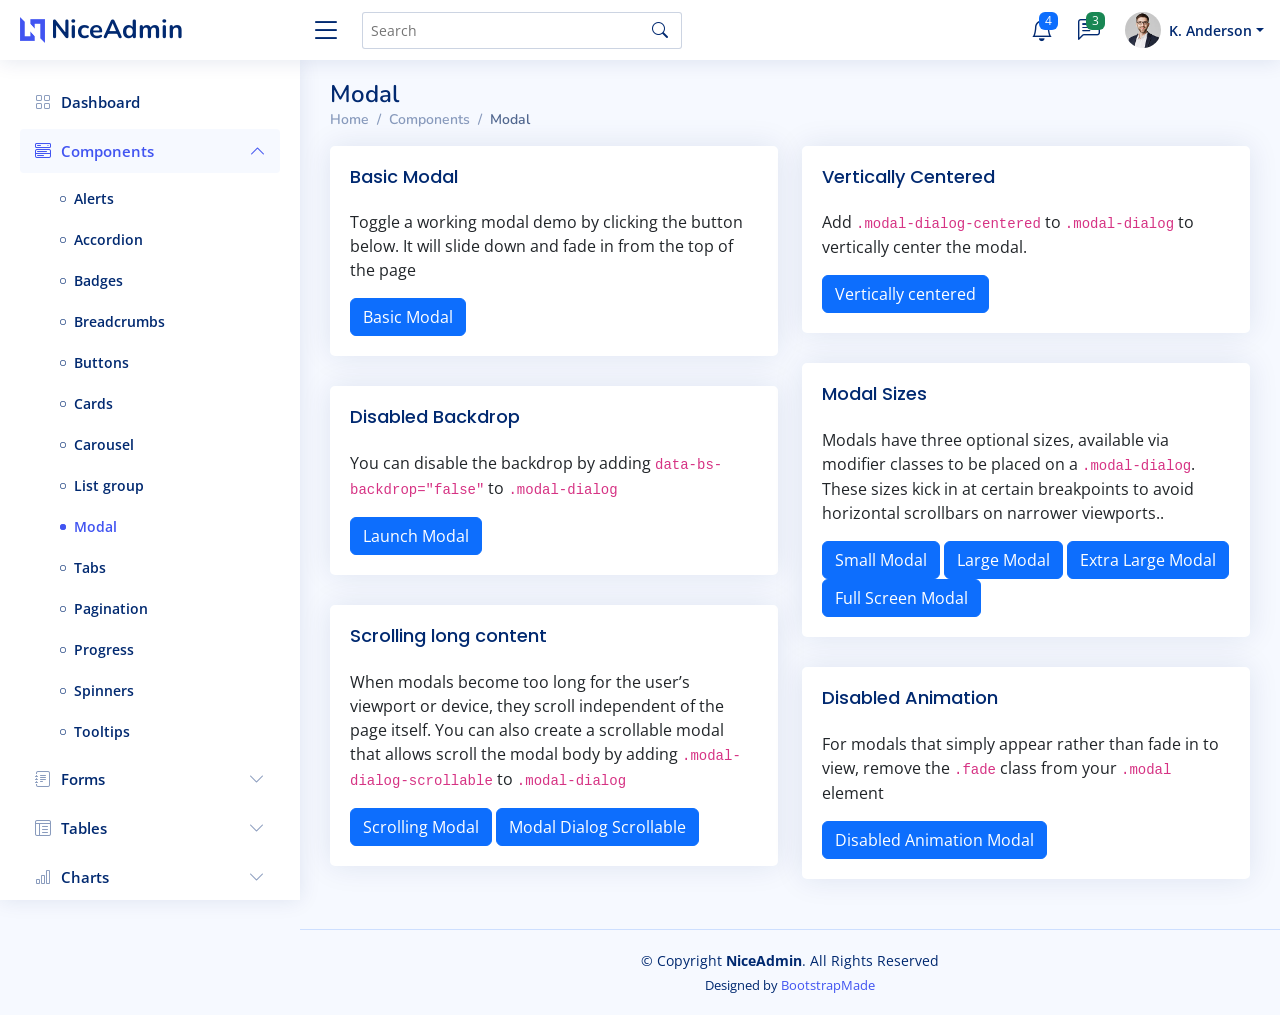
<file: NiceAdmin/components-modal.html>
<!DOCTYPE html>
<html lang="en">

<head>
  <meta charset="utf-8">
  <meta content="width=device-width, initial-scale=1.0" name="viewport">

  <title>Components / Modal - NiceAdmin Bootstrap Template</title>
  <meta content="" name="description">
  <meta content="" name="keywords">

  <!-- Favicons -->
  <link href="assets/img/favicon.png" rel="icon">
  <link href="assets/img/apple-touch-icon.png" rel="apple-touch-icon">

  <!-- Google Fonts -->
  <link href="https://fonts.gstatic.com" rel="preconnect">
  <link href="https://fonts.googleapis.com/css?family=Open+Sans:300,300i,400,400i,600,600i,700,700i|Nunito:300,300i,400,400i,600,600i,700,700i|Poppins:300,300i,400,400i,500,500i,600,600i,700,700i" rel="stylesheet">

  <!-- Vendor CSS Files -->
  <link href="assets/vendor/bootstrap/css/bootstrap.min.css" rel="stylesheet">
  <link href="assets/vendor/bootstrap-icons/bootstrap-icons.css" rel="stylesheet">
  <link href="assets/vendor/boxicons/css/boxicons.min.css" rel="stylesheet">
  <link href="assets/vendor/quill/quill.snow.css" rel="stylesheet">
  <link href="assets/vendor/quill/quill.bubble.css" rel="stylesheet">
  <link href="assets/vendor/remixicon/remixicon.css" rel="stylesheet">
  <link href="assets/vendor/simple-datatables/style.css" rel="stylesheet">

  <!-- Template Main CSS File -->
  <link href="assets/css/style.css" rel="stylesheet">

  <!-- =======================================================
  * Template Name: NiceAdmin
  * Template URL: https://bootstrapmade.com/nice-admin-bootstrap-admin-html-template/
  * Updated: Apr 20 2024 with Bootstrap v5.3.3
  * Author: BootstrapMade.com
  * License: https://bootstrapmade.com/license/
  ======================================================== -->
</head>

<body>

  <!-- ======= Header ======= -->
  <header id="header" class="header fixed-top d-flex align-items-center">

    <div class="d-flex align-items-center justify-content-between">
      <a href="index.html" class="logo d-flex align-items-center">
        <img src="assets/img/logo.png" alt="">
        <span class="d-none d-lg-block">NiceAdmin</span>
      </a>
      <i class="bi bi-list toggle-sidebar-btn"></i>
    </div><!-- End Logo -->

    <div class="search-bar">
      <form class="search-form d-flex align-items-center" method="POST" action="#">
        <input type="text" name="query" placeholder="Search" title="Enter search keyword">
        <button type="submit" title="Search"><i class="bi bi-search"></i></button>
      </form>
    </div><!-- End Search Bar -->

    <nav class="header-nav ms-auto">
      <ul class="d-flex align-items-center">

        <li class="nav-item d-block d-lg-none">
          <a class="nav-link nav-icon search-bar-toggle " href="#">
            <i class="bi bi-search"></i>
          </a>
        </li><!-- End Search Icon-->

        <li class="nav-item dropdown">

          <a class="nav-link nav-icon" href="#" data-bs-toggle="dropdown">
            <i class="bi bi-bell"></i>
            <span class="badge bg-primary badge-number">4</span>
          </a><!-- End Notification Icon -->

          <ul class="dropdown-menu dropdown-menu-end dropdown-menu-arrow notifications">
            <li class="dropdown-header">
              You have 4 new notifications
              <a href="#"><span class="badge rounded-pill bg-primary p-2 ms-2">View all</span></a>
            </li>
            <li>
              <hr class="dropdown-divider">
            </li>

            <li class="notification-item">
              <i class="bi bi-exclamation-circle text-warning"></i>
              <div>
                <h4>Lorem Ipsum</h4>
                <p>Quae dolorem earum veritatis oditseno</p>
                <p>30 min. ago</p>
              </div>
            </li>

            <li>
              <hr class="dropdown-divider">
            </li>

            <li class="notification-item">
              <i class="bi bi-x-circle text-danger"></i>
              <div>
                <h4>Atque rerum nesciunt</h4>
                <p>Quae dolorem earum veritatis oditseno</p>
                <p>1 hr. ago</p>
              </div>
            </li>

            <li>
              <hr class="dropdown-divider">
            </li>

            <li class="notification-item">
              <i class="bi bi-check-circle text-success"></i>
              <div>
                <h4>Sit rerum fuga</h4>
                <p>Quae dolorem earum veritatis oditseno</p>
                <p>2 hrs. ago</p>
              </div>
            </li>

            <li>
              <hr class="dropdown-divider">
            </li>

            <li class="notification-item">
              <i class="bi bi-info-circle text-primary"></i>
              <div>
                <h4>Dicta reprehenderit</h4>
                <p>Quae dolorem earum veritatis oditseno</p>
                <p>4 hrs. ago</p>
              </div>
            </li>

            <li>
              <hr class="dropdown-divider">
            </li>
            <li class="dropdown-footer">
              <a href="#">Show all notifications</a>
            </li>

          </ul><!-- End Notification Dropdown Items -->

        </li><!-- End Notification Nav -->

        <li class="nav-item dropdown">

          <a class="nav-link nav-icon" href="#" data-bs-toggle="dropdown">
            <i class="bi bi-chat-left-text"></i>
            <span class="badge bg-success badge-number">3</span>
          </a><!-- End Messages Icon -->

          <ul class="dropdown-menu dropdown-menu-end dropdown-menu-arrow messages">
            <li class="dropdown-header">
              You have 3 new messages
              <a href="#"><span class="badge rounded-pill bg-primary p-2 ms-2">View all</span></a>
            </li>
            <li>
              <hr class="dropdown-divider">
            </li>

            <li class="message-item">
              <a href="#">
                <img src="assets/img/messages-1.jpg" alt="" class="rounded-circle">
                <div>
                  <h4>Maria Hudson</h4>
                  <p>Velit asperiores et ducimus soluta repudiandae labore officia est ut...</p>
                  <p>4 hrs. ago</p>
                </div>
              </a>
            </li>
            <li>
              <hr class="dropdown-divider">
            </li>

            <li class="message-item">
              <a href="#">
                <img src="assets/img/messages-2.jpg" alt="" class="rounded-circle">
                <div>
                  <h4>Anna Nelson</h4>
                  <p>Velit asperiores et ducimus soluta repudiandae labore officia est ut...</p>
                  <p>6 hrs. ago</p>
                </div>
              </a>
            </li>
            <li>
              <hr class="dropdown-divider">
            </li>

            <li class="message-item">
              <a href="#">
                <img src="assets/img/messages-3.jpg" alt="" class="rounded-circle">
                <div>
                  <h4>David Muldon</h4>
                  <p>Velit asperiores et ducimus soluta repudiandae labore officia est ut...</p>
                  <p>8 hrs. ago</p>
                </div>
              </a>
            </li>
            <li>
              <hr class="dropdown-divider">
            </li>

            <li class="dropdown-footer">
              <a href="#">Show all messages</a>
            </li>

          </ul><!-- End Messages Dropdown Items -->

        </li><!-- End Messages Nav -->

        <li class="nav-item dropdown pe-3">

          <a class="nav-link nav-profile d-flex align-items-center pe-0" href="#" data-bs-toggle="dropdown">
            <img src="assets/img/profile-img.jpg" alt="Profile" class="rounded-circle">
            <span class="d-none d-md-block dropdown-toggle ps-2">K. Anderson</span>
          </a><!-- End Profile Iamge Icon -->

          <ul class="dropdown-menu dropdown-menu-end dropdown-menu-arrow profile">
            <li class="dropdown-header">
              <h6>Kevin Anderson</h6>
              <span>Web Designer</span>
            </li>
            <li>
              <hr class="dropdown-divider">
            </li>

            <li>
              <a class="dropdown-item d-flex align-items-center" href="users-profile.html">
                <i class="bi bi-person"></i>
                <span>My Profile</span>
              </a>
            </li>
            <li>
              <hr class="dropdown-divider">
            </li>

            <li>
              <a class="dropdown-item d-flex align-items-center" href="users-profile.html">
                <i class="bi bi-gear"></i>
                <span>Account Settings</span>
              </a>
            </li>
            <li>
              <hr class="dropdown-divider">
            </li>

            <li>
              <a class="dropdown-item d-flex align-items-center" href="pages-faq.html">
                <i class="bi bi-question-circle"></i>
                <span>Need Help?</span>
              </a>
            </li>
            <li>
              <hr class="dropdown-divider">
            </li>

            <li>
              <a class="dropdown-item d-flex align-items-center" href="#">
                <i class="bi bi-box-arrow-right"></i>
                <span>Sign Out</span>
              </a>
            </li>

          </ul><!-- End Profile Dropdown Items -->
        </li><!-- End Profile Nav -->

      </ul>
    </nav><!-- End Icons Navigation -->

  </header><!-- End Header -->

  <!-- ======= Sidebar ======= -->
  <aside id="sidebar" class="sidebar">

    <ul class="sidebar-nav" id="sidebar-nav">

      <li class="nav-item">
        <a class="nav-link collapsed" href="index.html">
          <i class="bi bi-grid"></i>
          <span>Dashboard</span>
        </a>
      </li><!-- End Dashboard Nav -->

      <li class="nav-item">
        <a class="nav-link " data-bs-target="#components-nav" data-bs-toggle="collapse" href="#">
          <i class="bi bi-menu-button-wide"></i><span>Components</span><i class="bi bi-chevron-down ms-auto"></i>
        </a>
        <ul id="components-nav" class="nav-content collapse show" data-bs-parent="#sidebar-nav">
          <li>
            <a href="components-alerts.html">
              <i class="bi bi-circle"></i><span>Alerts</span>
            </a>
          </li>
          <li>
            <a href="components-accordion.html">
              <i class="bi bi-circle"></i><span>Accordion</span>
            </a>
          </li>
          <li>
            <a href="components-badges.html">
              <i class="bi bi-circle"></i><span>Badges</span>
            </a>
          </li>
          <li>
            <a href="components-breadcrumbs.html">
              <i class="bi bi-circle"></i><span>Breadcrumbs</span>
            </a>
          </li>
          <li>
            <a href="components-buttons.html">
              <i class="bi bi-circle"></i><span>Buttons</span>
            </a>
          </li>
          <li>
            <a href="components-cards.html">
              <i class="bi bi-circle"></i><span>Cards</span>
            </a>
          </li>
          <li>
            <a href="components-carousel.html">
              <i class="bi bi-circle"></i><span>Carousel</span>
            </a>
          </li>
          <li>
            <a href="components-list-group.html">
              <i class="bi bi-circle"></i><span>List group</span>
            </a>
          </li>
          <li>
            <a href="components-modal.html" class="active">
              <i class="bi bi-circle"></i><span>Modal</span>
            </a>
          </li>
          <li>
            <a href="components-tabs.html">
              <i class="bi bi-circle"></i><span>Tabs</span>
            </a>
          </li>
          <li>
            <a href="components-pagination.html">
              <i class="bi bi-circle"></i><span>Pagination</span>
            </a>
          </li>
          <li>
            <a href="components-progress.html">
              <i class="bi bi-circle"></i><span>Progress</span>
            </a>
          </li>
          <li>
            <a href="components-spinners.html">
              <i class="bi bi-circle"></i><span>Spinners</span>
            </a>
          </li>
          <li>
            <a href="components-tooltips.html">
              <i class="bi bi-circle"></i><span>Tooltips</span>
            </a>
          </li>
        </ul>
      </li><!-- End Components Nav -->

      <li class="nav-item">
        <a class="nav-link collapsed" data-bs-target="#forms-nav" data-bs-toggle="collapse" href="#">
          <i class="bi bi-journal-text"></i><span>Forms</span><i class="bi bi-chevron-down ms-auto"></i>
        </a>
        <ul id="forms-nav" class="nav-content collapse " data-bs-parent="#sidebar-nav">
          <li>
            <a href="forms-elements.html">
              <i class="bi bi-circle"></i><span>Form Elements</span>
            </a>
          </li>
          <li>
            <a href="forms-layouts.html">
              <i class="bi bi-circle"></i><span>Form Layouts</span>
            </a>
          </li>
          <li>
            <a href="forms-editors.html">
              <i class="bi bi-circle"></i><span>Form Editors</span>
            </a>
          </li>
          <li>
            <a href="forms-validation.html">
              <i class="bi bi-circle"></i><span>Form Validation</span>
            </a>
          </li>
        </ul>
      </li><!-- End Forms Nav -->

      <li class="nav-item">
        <a class="nav-link collapsed" data-bs-target="#tables-nav" data-bs-toggle="collapse" href="#">
          <i class="bi bi-layout-text-window-reverse"></i><span>Tables</span><i class="bi bi-chevron-down ms-auto"></i>
        </a>
        <ul id="tables-nav" class="nav-content collapse " data-bs-parent="#sidebar-nav">
          <li>
            <a href="tables-general.html">
              <i class="bi bi-circle"></i><span>General Tables</span>
            </a>
          </li>
          <li>
            <a href="tables-data.html">
              <i class="bi bi-circle"></i><span>Data Tables</span>
            </a>
          </li>
        </ul>
      </li><!-- End Tables Nav -->

      <li class="nav-item">
        <a class="nav-link collapsed" data-bs-target="#charts-nav" data-bs-toggle="collapse" href="#">
          <i class="bi bi-bar-chart"></i><span>Charts</span><i class="bi bi-chevron-down ms-auto"></i>
        </a>
        <ul id="charts-nav" class="nav-content collapse " data-bs-parent="#sidebar-nav">
          <li>
            <a href="charts-chartjs.html">
              <i class="bi bi-circle"></i><span>Chart.js</span>
            </a>
          </li>
          <li>
            <a href="charts-apexcharts.html">
              <i class="bi bi-circle"></i><span>ApexCharts</span>
            </a>
          </li>
          <li>
            <a href="charts-echarts.html">
              <i class="bi bi-circle"></i><span>ECharts</span>
            </a>
          </li>
        </ul>
      </li><!-- End Charts Nav -->

      <li class="nav-item">
        <a class="nav-link collapsed" data-bs-target="#icons-nav" data-bs-toggle="collapse" href="#">
          <i class="bi bi-gem"></i><span>Icons</span><i class="bi bi-chevron-down ms-auto"></i>
        </a>
        <ul id="icons-nav" class="nav-content collapse " data-bs-parent="#sidebar-nav">
          <li>
            <a href="icons-bootstrap.html">
              <i class="bi bi-circle"></i><span>Bootstrap Icons</span>
            </a>
          </li>
          <li>
            <a href="icons-remix.html">
              <i class="bi bi-circle"></i><span>Remix Icons</span>
            </a>
          </li>
          <li>
            <a href="icons-boxicons.html">
              <i class="bi bi-circle"></i><span>Boxicons</span>
            </a>
          </li>
        </ul>
      </li><!-- End Icons Nav -->

      <li class="nav-heading">Pages</li>

      <li class="nav-item">
        <a class="nav-link collapsed" href="users-profile.html">
          <i class="bi bi-person"></i>
          <span>Profile</span>
        </a>
      </li><!-- End Profile Page Nav -->

      <li class="nav-item">
        <a class="nav-link collapsed" href="pages-faq.html">
          <i class="bi bi-question-circle"></i>
          <span>F.A.Q</span>
        </a>
      </li><!-- End F.A.Q Page Nav -->

      <li class="nav-item">
        <a class="nav-link collapsed" href="pages-contact.html">
          <i class="bi bi-envelope"></i>
          <span>Contact</span>
        </a>
      </li><!-- End Contact Page Nav -->

      <li class="nav-item">
        <a class="nav-link collapsed" href="pages-register.html">
          <i class="bi bi-card-list"></i>
          <span>Register</span>
        </a>
      </li><!-- End Register Page Nav -->

      <li class="nav-item">
        <a class="nav-link collapsed" href="pages-login.html">
          <i class="bi bi-box-arrow-in-right"></i>
          <span>Login</span>
        </a>
      </li><!-- End Login Page Nav -->

      <li class="nav-item">
        <a class="nav-link collapsed" href="pages-error-404.html">
          <i class="bi bi-dash-circle"></i>
          <span>Error 404</span>
        </a>
      </li><!-- End Error 404 Page Nav -->

      <li class="nav-item">
        <a class="nav-link collapsed" href="pages-blank.html">
          <i class="bi bi-file-earmark"></i>
          <span>Blank</span>
        </a>
      </li><!-- End Blank Page Nav -->

    </ul>

  </aside><!-- End Sidebar-->

  <main id="main" class="main">

    <div class="pagetitle">
      <h1>Modal</h1>
      <nav>
        <ol class="breadcrumb">
          <li class="breadcrumb-item"><a href="index.html">Home</a></li>
          <li class="breadcrumb-item">Components</li>
          <li class="breadcrumb-item active">Modal</li>
        </ol>
      </nav>
    </div><!-- End Page Title -->

    <section class="section">
      <div class="row">
        <div class="col-lg-6">

          <div class="card">
            <div class="card-body">
              <h5 class="card-title">Basic Modal</h5>
              <p>Toggle a working modal demo by clicking the button below. It will slide down and fade in from the top of the page</p>

              <!-- Basic Modal -->
              <button type="button" class="btn btn-primary" data-bs-toggle="modal" data-bs-target="#basicModal">
                Basic Modal
              </button>
              <div class="modal fade" id="basicModal" tabindex="-1">
                <div class="modal-dialog">
                  <div class="modal-content">
                    <div class="modal-header">
                      <h5 class="modal-title">Basic Modal</h5>
                      <button type="button" class="btn-close" data-bs-dismiss="modal" aria-label="Close"></button>
                    </div>
                    <div class="modal-body">
                      Non omnis incidunt qui sed occaecati magni asperiores est mollitia. Soluta at et reprehenderit. Placeat autem numquam et fuga numquam. Tempora in facere consequatur sit dolor ipsum. Consequatur nemo amet incidunt est facilis. Dolorem neque recusandae quo sit molestias sint dignissimos.
                    </div>
                    <div class="modal-footer">
                      <button type="button" class="btn btn-secondary" data-bs-dismiss="modal">Close</button>
                      <button type="button" class="btn btn-primary">Save changes</button>
                    </div>
                  </div>
                </div>
              </div><!-- End Basic Modal-->

            </div>
          </div>

          <div class="card">
            <div class="card-body">
              <h5 class="card-title">Disabled Backdrop</h5>
              <p>You can disable the backdrop by adding <code>data-bs-backdrop="false"</code> to <code>.modal-dialog</code></p>

              <!-- Disabled Backdrop Modal -->
              <button type="button" class="btn btn-primary" data-bs-toggle="modal" data-bs-target="#disablebackdrop">
                Launch Modal
              </button>
              <div class="modal fade" id="disablebackdrop" tabindex="-1" data-bs-backdrop="false">
                <div class="modal-dialog">
                  <div class="modal-content">
                    <div class="modal-header">
                      <h5 class="modal-title">Disabled Backdrop</h5>
                      <button type="button" class="btn-close" data-bs-dismiss="modal" aria-label="Close"></button>
                    </div>
                    <div class="modal-body">
                      Non omnis incidunt qui sed occaecati magni asperiores est mollitia. Soluta at et reprehenderit. Placeat autem numquam et fuga numquam. Tempora in facere consequatur sit dolor ipsum. Consequatur nemo amet incidunt est facilis. Dolorem neque recusandae quo sit molestias sint dignissimos.
                    </div>
                    <div class="modal-footer">
                      <button type="button" class="btn btn-secondary" data-bs-dismiss="modal">Close</button>
                      <button type="button" class="btn btn-primary">Save changes</button>
                    </div>
                  </div>
                </div>
              </div><!-- End Disabled Backdrop Modal-->

            </div>
          </div>

          <div class="card">
            <div class="card-body">
              <h5 class="card-title">Scrolling long content</h5>
              <p>When modals become too long for the user’s viewport or device, they scroll independent of the page itself. You can also create a scrollable modal that allows scroll the modal body by adding <code>.modal-dialog-scrollable</code> to <code>.modal-dialog</code></p>

              <!-- Scrolling Modal -->
              <button type="button" class="btn btn-primary" data-bs-toggle="modal" data-bs-target="#scrollingModal">
                Scrolling Modal
              </button>
              <div class="modal fade" id="scrollingModal" tabindex="-1">
                <div class="modal-dialog">
                  <div class="modal-content">
                    <div class="modal-header">
                      <h5 class="modal-title">Scrolling Modal</h5>
                      <button type="button" class="btn-close" data-bs-dismiss="modal" aria-label="Close"></button>
                    </div>
                    <div class="modal-body" style="min-height: 1500px;">
                      Non omnis incidunt qui sed occaecati magni asperiores est mollitia. Soluta at et reprehenderit. Placeat autem numquam et fuga numquam. Tempora in facere consequatur sit dolor ipsum. Consequatur nemo amet incidunt est facilis. Dolorem neque recusandae quo sit molestias sint dignissimos.
                    </div>
                    <div class="modal-footer">
                      <button type="button" class="btn btn-secondary" data-bs-dismiss="modal">Close</button>
                      <button type="button" class="btn btn-primary">Save changes</button>
                    </div>
                  </div>
                </div>
              </div><!-- End Scrolling Modal-->

              <!-- Modal Dialog Scrollable -->
              <button type="button" class="btn btn-primary" data-bs-toggle="modal" data-bs-target="#modalDialogScrollable">
                Modal Dialog Scrollable
              </button>
              <div class="modal fade" id="modalDialogScrollable" tabindex="-1">
                <div class="modal-dialog modal-dialog-scrollable">
                  <div class="modal-content">
                    <div class="modal-header">
                      <h5 class="modal-title">Modal Dialog Scrollable</h5>
                      <button type="button" class="btn-close" data-bs-dismiss="modal" aria-label="Close"></button>
                    </div>
                    <div class="modal-body">
                      Non omnis incidunt qui sed occaecati magni asperiores est mollitia. Soluta at et reprehenderit. Placeat autem numquam et fuga numquam. Tempora in facere consequatur sit dolor ipsum. Consequatur nemo amet incidunt est facilis. Dolorem neque recusandae quo sit molestias sint dignissimos.
                      <br><br><br><br><br><br><br><br><br><br><br><br><br><br><br><br><br><br><br><br><br><br><br><br><br><br><br><br><br><br><br><br><br><br><br><br><br><br><br><br>
                      This content should appear at the bottom after you scroll.
                    </div>
                    <div class="modal-footer">
                      <button type="button" class="btn btn-secondary" data-bs-dismiss="modal">Close</button>
                      <button type="button" class="btn btn-primary">Save changes</button>
                    </div>
                  </div>
                </div>
              </div><!-- End Modal Dialog Scrollable-->

            </div>
          </div>

        </div>

        <div class="col-lg-6">

          <div class="card">
            <div class="card-body">
              <h5 class="card-title">Vertically Centered</h5>
              <p>Add <code>.modal-dialog-centered</code> to <code>.modal-dialog</code> to vertically center the modal.</p>

              <!-- Vertically centered Modal -->
              <button type="button" class="btn btn-primary" data-bs-toggle="modal" data-bs-target="#verticalycentered">
                Vertically centered
              </button>
              <div class="modal fade" id="verticalycentered" tabindex="-1">
                <div class="modal-dialog modal-dialog-centered">
                  <div class="modal-content">
                    <div class="modal-header">
                      <h5 class="modal-title">Vertically Centered</h5>
                      <button type="button" class="btn-close" data-bs-dismiss="modal" aria-label="Close"></button>
                    </div>
                    <div class="modal-body">
                      Non omnis incidunt qui sed occaecati magni asperiores est mollitia. Soluta at et reprehenderit. Placeat autem numquam et fuga numquam. Tempora in facere consequatur sit dolor ipsum. Consequatur nemo amet incidunt est facilis. Dolorem neque recusandae quo sit molestias sint dignissimos.
                    </div>
                    <div class="modal-footer">
                      <button type="button" class="btn btn-secondary" data-bs-dismiss="modal">Close</button>
                      <button type="button" class="btn btn-primary">Save changes</button>
                    </div>
                  </div>
                </div>
              </div><!-- End Vertically centered Modal-->

            </div>
          </div>

          <div class="card">
            <div class="card-body">
              <h5 class="card-title">Modal Sizes</h5>
              <p>Modals have three optional sizes, available via modifier classes to be placed on a <code>.modal-dialog</code>. These sizes kick in at certain breakpoints to avoid horizontal scrollbars on narrower viewports..</p>

              <!-- Small Modal -->
              <button type="button" class="btn btn-primary" data-bs-toggle="modal" data-bs-target="#smallModal">
                Small Modal
              </button>

              <div class="modal fade" id="smallModal" tabindex="-1">
                <div class="modal-dialog modal-sm">
                  <div class="modal-content">
                    <div class="modal-header">
                      <h5 class="modal-title">Small Modal</h5>
                      <button type="button" class="btn-close" data-bs-dismiss="modal" aria-label="Close"></button>
                    </div>
                    <div class="modal-body">
                      Non omnis incidunt qui sed occaecati magni asperiores est mollitia. Soluta at et reprehenderit. Placeat autem numquam et fuga numquam. Tempora in facere consequatur sit dolor ipsum. Consequatur nemo amet incidunt est facilis. Dolorem neque recusandae quo sit molestias sint dignissimos.
                    </div>
                    <div class="modal-footer">
                      <button type="button" class="btn btn-secondary" data-bs-dismiss="modal">Close</button>
                      <button type="button" class="btn btn-primary">Save changes</button>
                    </div>
                  </div>
                </div>
              </div><!-- End Small Modal-->

              <!-- Large Modal -->
              <button type="button" class="btn btn-primary" data-bs-toggle="modal" data-bs-target="#largeModal">
                Large Modal
              </button>

              <div class="modal fade" id="largeModal" tabindex="-1">
                <div class="modal-dialog modal-lg">
                  <div class="modal-content">
                    <div class="modal-header">
                      <h5 class="modal-title">Large Modal</h5>
                      <button type="button" class="btn-close" data-bs-dismiss="modal" aria-label="Close"></button>
                    </div>
                    <div class="modal-body">
                      Non omnis incidunt qui sed occaecati magni asperiores est mollitia. Soluta at et reprehenderit. Placeat autem numquam et fuga numquam. Tempora in facere consequatur sit dolor ipsum. Consequatur nemo amet incidunt est facilis. Dolorem neque recusandae quo sit molestias sint dignissimos.
                    </div>
                    <div class="modal-footer">
                      <button type="button" class="btn btn-secondary" data-bs-dismiss="modal">Close</button>
                      <button type="button" class="btn btn-primary">Save changes</button>
                    </div>
                  </div>
                </div>
              </div><!-- End Large Modal-->

              <!-- Extra Large Modal -->
              <button type="button" class="btn btn-primary" data-bs-toggle="modal" data-bs-target="#ExtralargeModal">
                Extra Large Modal
              </button>

              <div class="modal fade" id="ExtralargeModal" tabindex="-1">
                <div class="modal-dialog modal-xl">
                  <div class="modal-content">
                    <div class="modal-header">
                      <h5 class="modal-title">Extra Large Modal</h5>
                      <button type="button" class="btn-close" data-bs-dismiss="modal" aria-label="Close"></button>
                    </div>
                    <div class="modal-body">
                      Non omnis incidunt qui sed occaecati magni asperiores est mollitia. Soluta at et reprehenderit. Placeat autem numquam et fuga numquam. Tempora in facere consequatur sit dolor ipsum. Consequatur nemo amet incidunt est facilis. Dolorem neque recusandae quo sit molestias sint dignissimos.
                    </div>
                    <div class="modal-footer">
                      <button type="button" class="btn btn-secondary" data-bs-dismiss="modal">Close</button>
                      <button type="button" class="btn btn-primary">Save changes</button>
                    </div>
                  </div>
                </div>
              </div><!-- End Extra Large Modal-->

              <!-- Full Screen Modal -->
              <button type="button" class="btn btn-primary" data-bs-toggle="modal" data-bs-target="#fullscreenModal">
                Full Screen Modal
              </button>

              <div class="modal fade" id="fullscreenModal" tabindex="-1">
                <div class="modal-dialog modal-fullscreen">
                  <div class="modal-content">
                    <div class="modal-header">
                      <h5 class="modal-title">Full Screen Modal</h5>
                      <button type="button" class="btn-close" data-bs-dismiss="modal" aria-label="Close"></button>
                    </div>
                    <div class="modal-body">
                      Non omnis incidunt qui sed occaecati magni asperiores est mollitia. Soluta at et reprehenderit. Placeat autem numquam et fuga numquam. Tempora in facere consequatur sit dolor ipsum. Consequatur nemo amet incidunt est facilis. Dolorem neque recusandae quo sit molestias sint dignissimos.
                    </div>
                    <div class="modal-footer">
                      <button type="button" class="btn btn-secondary" data-bs-dismiss="modal">Close</button>
                      <button type="button" class="btn btn-primary">Save changes</button>
                    </div>
                  </div>
                </div>
              </div><!-- End Full Screen Modal-->

            </div>
          </div>

          <div class="card">
            <div class="card-body">
              <h5 class="card-title">Disabled Animation</h5>
              <p>For modals that simply appear rather than fade in to view, remove the <code>.fade</code> class from your <code>.modal</code> element </p>

              <!-- Disabled Animation Modal -->
              <button type="button" class="btn btn-primary" data-bs-toggle="modal" data-bs-target="#disabledAnimation">
                Disabled Animation Modal
              </button>
              <div class="modal" id="disabledAnimation" tabindex="-1">
                <div class="modal-dialog">
                  <div class="modal-content">
                    <div class="modal-header">
                      <h5 class="modal-title">Disabled Animation Modal</h5>
                      <button type="button" class="btn-close" data-bs-dismiss="modal" aria-label="Close"></button>
                    </div>
                    <div class="modal-body">
                      Non omnis incidunt qui sed occaecati magni asperiores est mollitia. Soluta at et reprehenderit. Placeat autem numquam et fuga numquam. Tempora in facere consequatur sit dolor ipsum. Consequatur nemo amet incidunt est facilis. Dolorem neque recusandae quo sit molestias sint dignissimos.
                    </div>
                    <div class="modal-footer">
                      <button type="button" class="btn btn-secondary" data-bs-dismiss="modal">Close</button>
                      <button type="button" class="btn btn-primary">Save changes</button>
                    </div>
                  </div>
                </div>
              </div><!-- End Disabled Animation Modal-->

            </div>
          </div>

        </div>
      </div>
    </section>

  </main><!-- End #main -->

  <!-- ======= Footer ======= -->
  <footer id="footer" class="footer">
    <div class="copyright">
      &copy; Copyright <strong><span>NiceAdmin</span></strong>. All Rights Reserved
    </div>
    <div class="credits">
      <!-- All the links in the footer should remain intact. -->
      <!-- You can delete the links only if you purchased the pro version. -->
      <!-- Licensing information: https://bootstrapmade.com/license/ -->
      <!-- Purchase the pro version with working PHP/AJAX contact form: https://bootstrapmade.com/nice-admin-bootstrap-admin-html-template/ -->
      Designed by <a href="https://bootstrapmade.com/">BootstrapMade</a>
    </div>
  </footer><!-- End Footer -->

  <a href="#" class="back-to-top d-flex align-items-center justify-content-center"><i class="bi bi-arrow-up-short"></i></a>

  <!-- Vendor JS Files -->
  <script src="assets/vendor/apexcharts/apexcharts.min.js"></script>
  <script src="assets/vendor/bootstrap/js/bootstrap.bundle.min.js"></script>
  <script src="assets/vendor/chart.js/chart.umd.js"></script>
  <script src="assets/vendor/echarts/echarts.min.js"></script>
  <script src="assets/vendor/quill/quill.js"></script>
  <script src="assets/vendor/simple-datatables/simple-datatables.js"></script>
  <script src="assets/vendor/tinymce/tinymce.min.js"></script>
  <script src="assets/vendor/php-email-form/validate.js"></script>

  <!-- Template Main JS File -->
  <script src="assets/js/main.js"></script>

</body>

</html>
</file>
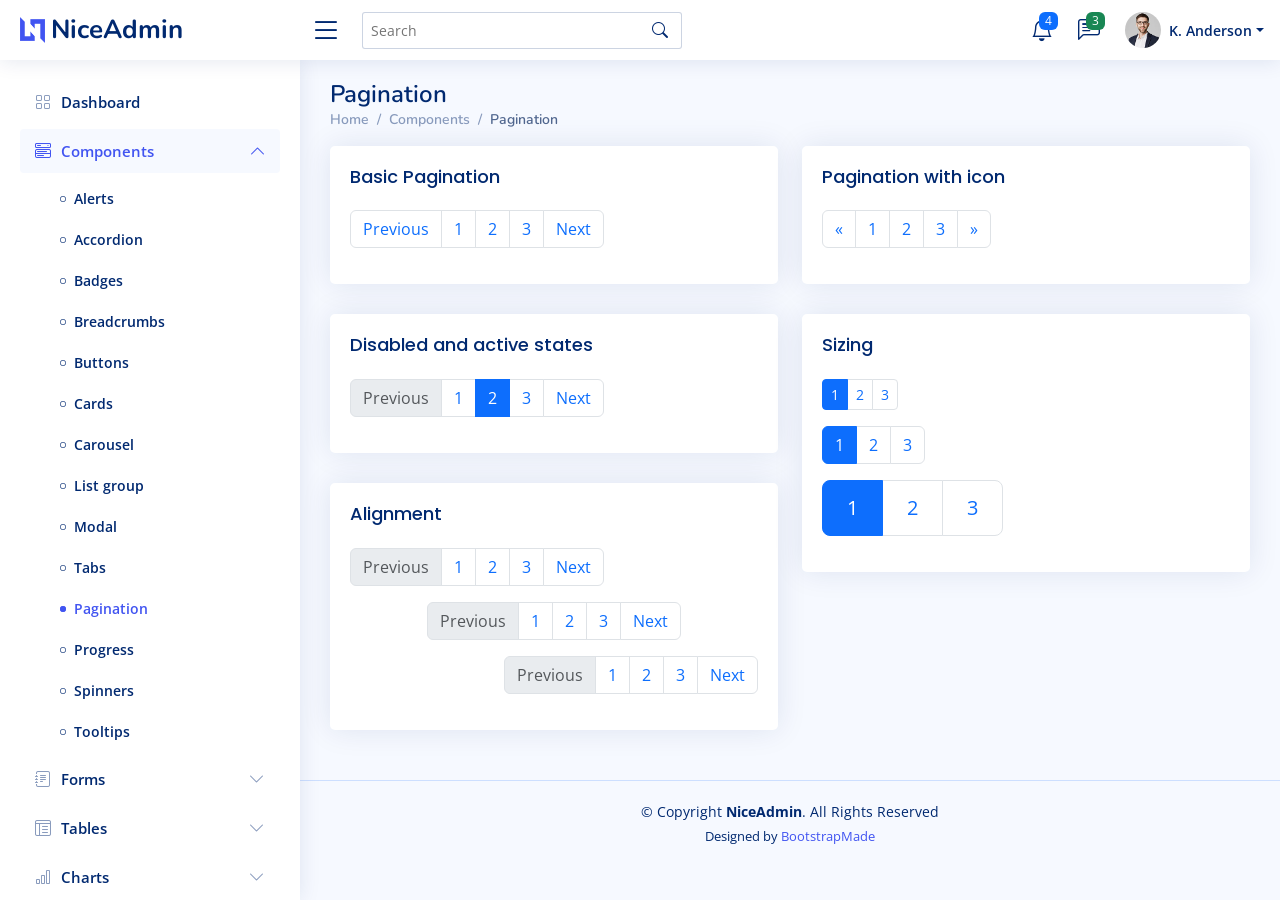
<file: NiceAdmin/components-pagination.html>
<!DOCTYPE html>
<html lang="en">

<head>
  <meta charset="utf-8">
  <meta content="width=device-width, initial-scale=1.0" name="viewport">

  <title>Components / Pagination - NiceAdmin Bootstrap Template</title>
  <meta content="" name="description">
  <meta content="" name="keywords">

  <!-- Favicons -->
  <link href="assets/img/favicon.png" rel="icon">
  <link href="assets/img/apple-touch-icon.png" rel="apple-touch-icon">

  <!-- Google Fonts -->
  <link href="https://fonts.gstatic.com" rel="preconnect">
  <link href="https://fonts.googleapis.com/css?family=Open+Sans:300,300i,400,400i,600,600i,700,700i|Nunito:300,300i,400,400i,600,600i,700,700i|Poppins:300,300i,400,400i,500,500i,600,600i,700,700i" rel="stylesheet">

  <!-- Vendor CSS Files -->
  <link href="assets/vendor/bootstrap/css/bootstrap.min.css" rel="stylesheet">
  <link href="assets/vendor/bootstrap-icons/bootstrap-icons.css" rel="stylesheet">
  <link href="assets/vendor/boxicons/css/boxicons.min.css" rel="stylesheet">
  <link href="assets/vendor/quill/quill.snow.css" rel="stylesheet">
  <link href="assets/vendor/quill/quill.bubble.css" rel="stylesheet">
  <link href="assets/vendor/remixicon/remixicon.css" rel="stylesheet">
  <link href="assets/vendor/simple-datatables/style.css" rel="stylesheet">

  <!-- Template Main CSS File -->
  <link href="assets/css/style.css" rel="stylesheet">

  <!-- =======================================================
  * Template Name: NiceAdmin
  * Template URL: https://bootstrapmade.com/nice-admin-bootstrap-admin-html-template/
  * Updated: Apr 20 2024 with Bootstrap v5.3.3
  * Author: BootstrapMade.com
  * License: https://bootstrapmade.com/license/
  ======================================================== -->
</head>

<body>

  <!-- ======= Header ======= -->
  <header id="header" class="header fixed-top d-flex align-items-center">

    <div class="d-flex align-items-center justify-content-between">
      <a href="index.html" class="logo d-flex align-items-center">
        <img src="assets/img/logo.png" alt="">
        <span class="d-none d-lg-block">NiceAdmin</span>
      </a>
      <i class="bi bi-list toggle-sidebar-btn"></i>
    </div><!-- End Logo -->

    <div class="search-bar">
      <form class="search-form d-flex align-items-center" method="POST" action="#">
        <input type="text" name="query" placeholder="Search" title="Enter search keyword">
        <button type="submit" title="Search"><i class="bi bi-search"></i></button>
      </form>
    </div><!-- End Search Bar -->

    <nav class="header-nav ms-auto">
      <ul class="d-flex align-items-center">

        <li class="nav-item d-block d-lg-none">
          <a class="nav-link nav-icon search-bar-toggle " href="#">
            <i class="bi bi-search"></i>
          </a>
        </li><!-- End Search Icon-->

        <li class="nav-item dropdown">

          <a class="nav-link nav-icon" href="#" data-bs-toggle="dropdown">
            <i class="bi bi-bell"></i>
            <span class="badge bg-primary badge-number">4</span>
          </a><!-- End Notification Icon -->

          <ul class="dropdown-menu dropdown-menu-end dropdown-menu-arrow notifications">
            <li class="dropdown-header">
              You have 4 new notifications
              <a href="#"><span class="badge rounded-pill bg-primary p-2 ms-2">View all</span></a>
            </li>
            <li>
              <hr class="dropdown-divider">
            </li>

            <li class="notification-item">
              <i class="bi bi-exclamation-circle text-warning"></i>
              <div>
                <h4>Lorem Ipsum</h4>
                <p>Quae dolorem earum veritatis oditseno</p>
                <p>30 min. ago</p>
              </div>
            </li>

            <li>
              <hr class="dropdown-divider">
            </li>

            <li class="notification-item">
              <i class="bi bi-x-circle text-danger"></i>
              <div>
                <h4>Atque rerum nesciunt</h4>
                <p>Quae dolorem earum veritatis oditseno</p>
                <p>1 hr. ago</p>
              </div>
            </li>

            <li>
              <hr class="dropdown-divider">
            </li>

            <li class="notification-item">
              <i class="bi bi-check-circle text-success"></i>
              <div>
                <h4>Sit rerum fuga</h4>
                <p>Quae dolorem earum veritatis oditseno</p>
                <p>2 hrs. ago</p>
              </div>
            </li>

            <li>
              <hr class="dropdown-divider">
            </li>

            <li class="notification-item">
              <i class="bi bi-info-circle text-primary"></i>
              <div>
                <h4>Dicta reprehenderit</h4>
                <p>Quae dolorem earum veritatis oditseno</p>
                <p>4 hrs. ago</p>
              </div>
            </li>

            <li>
              <hr class="dropdown-divider">
            </li>
            <li class="dropdown-footer">
              <a href="#">Show all notifications</a>
            </li>

          </ul><!-- End Notification Dropdown Items -->

        </li><!-- End Notification Nav -->

        <li class="nav-item dropdown">

          <a class="nav-link nav-icon" href="#" data-bs-toggle="dropdown">
            <i class="bi bi-chat-left-text"></i>
            <span class="badge bg-success badge-number">3</span>
          </a><!-- End Messages Icon -->

          <ul class="dropdown-menu dropdown-menu-end dropdown-menu-arrow messages">
            <li class="dropdown-header">
              You have 3 new messages
              <a href="#"><span class="badge rounded-pill bg-primary p-2 ms-2">View all</span></a>
            </li>
            <li>
              <hr class="dropdown-divider">
            </li>

            <li class="message-item">
              <a href="#">
                <img src="assets/img/messages-1.jpg" alt="" class="rounded-circle">
                <div>
                  <h4>Maria Hudson</h4>
                  <p>Velit asperiores et ducimus soluta repudiandae labore officia est ut...</p>
                  <p>4 hrs. ago</p>
                </div>
              </a>
            </li>
            <li>
              <hr class="dropdown-divider">
            </li>

            <li class="message-item">
              <a href="#">
                <img src="assets/img/messages-2.jpg" alt="" class="rounded-circle">
                <div>
                  <h4>Anna Nelson</h4>
                  <p>Velit asperiores et ducimus soluta repudiandae labore officia est ut...</p>
                  <p>6 hrs. ago</p>
                </div>
              </a>
            </li>
            <li>
              <hr class="dropdown-divider">
            </li>

            <li class="message-item">
              <a href="#">
                <img src="assets/img/messages-3.jpg" alt="" class="rounded-circle">
                <div>
                  <h4>David Muldon</h4>
                  <p>Velit asperiores et ducimus soluta repudiandae labore officia est ut...</p>
                  <p>8 hrs. ago</p>
                </div>
              </a>
            </li>
            <li>
              <hr class="dropdown-divider">
            </li>

            <li class="dropdown-footer">
              <a href="#">Show all messages</a>
            </li>

          </ul><!-- End Messages Dropdown Items -->

        </li><!-- End Messages Nav -->

        <li class="nav-item dropdown pe-3">

          <a class="nav-link nav-profile d-flex align-items-center pe-0" href="#" data-bs-toggle="dropdown">
            <img src="assets/img/profile-img.jpg" alt="Profile" class="rounded-circle">
            <span class="d-none d-md-block dropdown-toggle ps-2">K. Anderson</span>
          </a><!-- End Profile Iamge Icon -->

          <ul class="dropdown-menu dropdown-menu-end dropdown-menu-arrow profile">
            <li class="dropdown-header">
              <h6>Kevin Anderson</h6>
              <span>Web Designer</span>
            </li>
            <li>
              <hr class="dropdown-divider">
            </li>

            <li>
              <a class="dropdown-item d-flex align-items-center" href="users-profile.html">
                <i class="bi bi-person"></i>
                <span>My Profile</span>
              </a>
            </li>
            <li>
              <hr class="dropdown-divider">
            </li>

            <li>
              <a class="dropdown-item d-flex align-items-center" href="users-profile.html">
                <i class="bi bi-gear"></i>
                <span>Account Settings</span>
              </a>
            </li>
            <li>
              <hr class="dropdown-divider">
            </li>

            <li>
              <a class="dropdown-item d-flex align-items-center" href="pages-faq.html">
                <i class="bi bi-question-circle"></i>
                <span>Need Help?</span>
              </a>
            </li>
            <li>
              <hr class="dropdown-divider">
            </li>

            <li>
              <a class="dropdown-item d-flex align-items-center" href="#">
                <i class="bi bi-box-arrow-right"></i>
                <span>Sign Out</span>
              </a>
            </li>

          </ul><!-- End Profile Dropdown Items -->
        </li><!-- End Profile Nav -->

      </ul>
    </nav><!-- End Icons Navigation -->

  </header><!-- End Header -->

  <!-- ======= Sidebar ======= -->
  <aside id="sidebar" class="sidebar">

    <ul class="sidebar-nav" id="sidebar-nav">

      <li class="nav-item">
        <a class="nav-link collapsed" href="index.html">
          <i class="bi bi-grid"></i>
          <span>Dashboard</span>
        </a>
      </li><!-- End Dashboard Nav -->

      <li class="nav-item">
        <a class="nav-link " data-bs-target="#components-nav" data-bs-toggle="collapse" href="#">
          <i class="bi bi-menu-button-wide"></i><span>Components</span><i class="bi bi-chevron-down ms-auto"></i>
        </a>
        <ul id="components-nav" class="nav-content collapse show" data-bs-parent="#sidebar-nav">
          <li>
            <a href="components-alerts.html">
              <i class="bi bi-circle"></i><span>Alerts</span>
            </a>
          </li>
          <li>
            <a href="components-accordion.html">
              <i class="bi bi-circle"></i><span>Accordion</span>
            </a>
          </li>
          <li>
            <a href="components-badges.html">
              <i class="bi bi-circle"></i><span>Badges</span>
            </a>
          </li>
          <li>
            <a href="components-breadcrumbs.html">
              <i class="bi bi-circle"></i><span>Breadcrumbs</span>
            </a>
          </li>
          <li>
            <a href="components-buttons.html">
              <i class="bi bi-circle"></i><span>Buttons</span>
            </a>
          </li>
          <li>
            <a href="components-cards.html">
              <i class="bi bi-circle"></i><span>Cards</span>
            </a>
          </li>
          <li>
            <a href="components-carousel.html">
              <i class="bi bi-circle"></i><span>Carousel</span>
            </a>
          </li>
          <li>
            <a href="components-list-group.html">
              <i class="bi bi-circle"></i><span>List group</span>
            </a>
          </li>
          <li>
            <a href="components-modal.html">
              <i class="bi bi-circle"></i><span>Modal</span>
            </a>
          </li>
          <li>
            <a href="components-tabs.html">
              <i class="bi bi-circle"></i><span>Tabs</span>
            </a>
          </li>
          <li>
            <a href="components-pagination.html" class="active">
              <i class="bi bi-circle"></i><span>Pagination</span>
            </a>
          </li>
          <li>
            <a href="components-progress.html">
              <i class="bi bi-circle"></i><span>Progress</span>
            </a>
          </li>
          <li>
            <a href="components-spinners.html">
              <i class="bi bi-circle"></i><span>Spinners</span>
            </a>
          </li>
          <li>
            <a href="components-tooltips.html">
              <i class="bi bi-circle"></i><span>Tooltips</span>
            </a>
          </li>
        </ul>
      </li><!-- End Components Nav -->

      <li class="nav-item">
        <a class="nav-link collapsed" data-bs-target="#forms-nav" data-bs-toggle="collapse" href="#">
          <i class="bi bi-journal-text"></i><span>Forms</span><i class="bi bi-chevron-down ms-auto"></i>
        </a>
        <ul id="forms-nav" class="nav-content collapse " data-bs-parent="#sidebar-nav">
          <li>
            <a href="forms-elements.html">
              <i class="bi bi-circle"></i><span>Form Elements</span>
            </a>
          </li>
          <li>
            <a href="forms-layouts.html">
              <i class="bi bi-circle"></i><span>Form Layouts</span>
            </a>
          </li>
          <li>
            <a href="forms-editors.html">
              <i class="bi bi-circle"></i><span>Form Editors</span>
            </a>
          </li>
          <li>
            <a href="forms-validation.html">
              <i class="bi bi-circle"></i><span>Form Validation</span>
            </a>
          </li>
        </ul>
      </li><!-- End Forms Nav -->

      <li class="nav-item">
        <a class="nav-link collapsed" data-bs-target="#tables-nav" data-bs-toggle="collapse" href="#">
          <i class="bi bi-layout-text-window-reverse"></i><span>Tables</span><i class="bi bi-chevron-down ms-auto"></i>
        </a>
        <ul id="tables-nav" class="nav-content collapse " data-bs-parent="#sidebar-nav">
          <li>
            <a href="tables-general.html">
              <i class="bi bi-circle"></i><span>General Tables</span>
            </a>
          </li>
          <li>
            <a href="tables-data.html">
              <i class="bi bi-circle"></i><span>Data Tables</span>
            </a>
          </li>
        </ul>
      </li><!-- End Tables Nav -->

      <li class="nav-item">
        <a class="nav-link collapsed" data-bs-target="#charts-nav" data-bs-toggle="collapse" href="#">
          <i class="bi bi-bar-chart"></i><span>Charts</span><i class="bi bi-chevron-down ms-auto"></i>
        </a>
        <ul id="charts-nav" class="nav-content collapse " data-bs-parent="#sidebar-nav">
          <li>
            <a href="charts-chartjs.html">
              <i class="bi bi-circle"></i><span>Chart.js</span>
            </a>
          </li>
          <li>
            <a href="charts-apexcharts.html">
              <i class="bi bi-circle"></i><span>ApexCharts</span>
            </a>
          </li>
          <li>
            <a href="charts-echarts.html">
              <i class="bi bi-circle"></i><span>ECharts</span>
            </a>
          </li>
        </ul>
      </li><!-- End Charts Nav -->

      <li class="nav-item">
        <a class="nav-link collapsed" data-bs-target="#icons-nav" data-bs-toggle="collapse" href="#">
          <i class="bi bi-gem"></i><span>Icons</span><i class="bi bi-chevron-down ms-auto"></i>
        </a>
        <ul id="icons-nav" class="nav-content collapse " data-bs-parent="#sidebar-nav">
          <li>
            <a href="icons-bootstrap.html">
              <i class="bi bi-circle"></i><span>Bootstrap Icons</span>
            </a>
          </li>
          <li>
            <a href="icons-remix.html">
              <i class="bi bi-circle"></i><span>Remix Icons</span>
            </a>
          </li>
          <li>
            <a href="icons-boxicons.html">
              <i class="bi bi-circle"></i><span>Boxicons</span>
            </a>
          </li>
        </ul>
      </li><!-- End Icons Nav -->

      <li class="nav-heading">Pages</li>

      <li class="nav-item">
        <a class="nav-link collapsed" href="users-profile.html">
          <i class="bi bi-person"></i>
          <span>Profile</span>
        </a>
      </li><!-- End Profile Page Nav -->

      <li class="nav-item">
        <a class="nav-link collapsed" href="pages-faq.html">
          <i class="bi bi-question-circle"></i>
          <span>F.A.Q</span>
        </a>
      </li><!-- End F.A.Q Page Nav -->

      <li class="nav-item">
        <a class="nav-link collapsed" href="pages-contact.html">
          <i class="bi bi-envelope"></i>
          <span>Contact</span>
        </a>
      </li><!-- End Contact Page Nav -->

      <li class="nav-item">
        <a class="nav-link collapsed" href="pages-register.html">
          <i class="bi bi-card-list"></i>
          <span>Register</span>
        </a>
      </li><!-- End Register Page Nav -->

      <li class="nav-item">
        <a class="nav-link collapsed" href="pages-login.html">
          <i class="bi bi-box-arrow-in-right"></i>
          <span>Login</span>
        </a>
      </li><!-- End Login Page Nav -->

      <li class="nav-item">
        <a class="nav-link collapsed" href="pages-error-404.html">
          <i class="bi bi-dash-circle"></i>
          <span>Error 404</span>
        </a>
      </li><!-- End Error 404 Page Nav -->

      <li class="nav-item">
        <a class="nav-link collapsed" href="pages-blank.html">
          <i class="bi bi-file-earmark"></i>
          <span>Blank</span>
        </a>
      </li><!-- End Blank Page Nav -->

    </ul>

  </aside><!-- End Sidebar-->

  <main id="main" class="main">

    <div class="pagetitle">
      <h1>Pagination</h1>
      <nav>
        <ol class="breadcrumb">
          <li class="breadcrumb-item"><a href="index.html">Home</a></li>
          <li class="breadcrumb-item">Components</li>
          <li class="breadcrumb-item active">Pagination</li>
        </ol>
      </nav>
    </div><!-- End Page Title -->

    <section class="section">
      <div class="row">
        <div class="col-lg-6">

          <div class="card">
            <div class="card-body">
              <h5 class="card-title">Basic Pagination</h5>

              <!-- Basic Pagination -->
              <nav aria-label="Page navigation example">
                <ul class="pagination">
                  <li class="page-item"><a class="page-link" href="#">Previous</a></li>
                  <li class="page-item"><a class="page-link" href="#">1</a></li>
                  <li class="page-item"><a class="page-link" href="#">2</a></li>
                  <li class="page-item"><a class="page-link" href="#">3</a></li>
                  <li class="page-item"><a class="page-link" href="#">Next</a></li>
                </ul>
              </nav><!-- End Basic Pagination -->

            </div>
          </div>

          <div class="card">
            <div class="card-body">
              <h5 class="card-title">Disabled and active states</h5>

              <!-- Disabled and active states -->
              <nav aria-label="...">
                <ul class="pagination">
                  <li class="page-item disabled">
                    <a class="page-link" href="#" tabindex="-1" aria-disabled="true">Previous</a>
                  </li>
                  <li class="page-item"><a class="page-link" href="#">1</a></li>
                  <li class="page-item active" aria-current="page">
                    <a class="page-link" href="#">2</a>
                  </li>
                  <li class="page-item"><a class="page-link" href="#">3</a></li>
                  <li class="page-item">
                    <a class="page-link" href="#">Next</a>
                  </li>
                </ul>
              </nav><!-- End Disabled and active states -->

            </div>
          </div>

          <div class="card">
            <div class="card-body">
              <h5 class="card-title">Alignment</h5>

              <!-- Left/Start Pagination -->
              <nav aria-label="Page navigation example">
                <ul class="pagination">
                  <li class="page-item disabled">
                    <a class="page-link" href="#" tabindex="-1" aria-disabled="true">Previous</a>
                  </li>
                  <li class="page-item"><a class="page-link" href="#">1</a></li>
                  <li class="page-item"><a class="page-link" href="#">2</a></li>
                  <li class="page-item"><a class="page-link" href="#">3</a></li>
                  <li class="page-item">
                    <a class="page-link" href="#">Next</a>
                  </li>
                </ul>
              </nav><!-- End Left/Start Pagination -->

              <!-- Centered Pagination -->
              <nav aria-label="Page navigation example">
                <ul class="pagination justify-content-center">
                  <li class="page-item disabled">
                    <a class="page-link" href="#" tabindex="-1" aria-disabled="true">Previous</a>
                  </li>
                  <li class="page-item"><a class="page-link" href="#">1</a></li>
                  <li class="page-item"><a class="page-link" href="#">2</a></li>
                  <li class="page-item"><a class="page-link" href="#">3</a></li>
                  <li class="page-item">
                    <a class="page-link" href="#">Next</a>
                  </li>
                </ul>
              </nav><!-- End Centered Pagination -->

              <!-- Right/End Aligned Pagination -->
              <nav aria-label="Page navigation example">
                <ul class="pagination justify-content-end">
                  <li class="page-item disabled">
                    <a class="page-link" href="#" tabindex="-1" aria-disabled="true">Previous</a>
                  </li>
                  <li class="page-item"><a class="page-link" href="#">1</a></li>
                  <li class="page-item"><a class="page-link" href="#">2</a></li>
                  <li class="page-item"><a class="page-link" href="#">3</a></li>
                  <li class="page-item">
                    <a class="page-link" href="#">Next</a>
                  </li>
                </ul>
              </nav><!-- End Right/End Aligned Pagination -->

            </div>
          </div>

        </div>

        <div class="col-lg-6">

          <div class="card">
            <div class="card-body">
              <h5 class="card-title">Pagination with icon</h5>

              <!-- Pagination with icons -->
              <nav aria-label="Page navigation example">
                <ul class="pagination">
                  <li class="page-item">
                    <a class="page-link" href="#" aria-label="Previous">
                      <span aria-hidden="true">&laquo;</span>
                    </a>
                  </li>
                  <li class="page-item"><a class="page-link" href="#">1</a></li>
                  <li class="page-item"><a class="page-link" href="#">2</a></li>
                  <li class="page-item"><a class="page-link" href="#">3</a></li>
                  <li class="page-item">
                    <a class="page-link" href="#" aria-label="Next">
                      <span aria-hidden="true">&raquo;</span>
                    </a>
                  </li>
                </ul>
              </nav><!-- End Pagination with icons -->

            </div>
          </div>

          <div class="card">
            <div class="card-body">
              <h5 class="card-title">Sizing</h5>

              <!-- Small Sizing -->
              <nav aria-label="...">
                <ul class="pagination pagination-sm">
                  <li class="page-item active" aria-current="page">
                    <span class="page-link">1</span>
                  </li>
                  <li class="page-item"><a class="page-link" href="#">2</a></li>
                  <li class="page-item"><a class="page-link" href="#">3</a></li>
                </ul>
              </nav><!-- End Small Sizing -->

              <!-- Normal Sizing -->
              <nav aria-label="...">
                <ul class="pagination">
                  <li class="page-item active" aria-current="page">
                    <span class="page-link">1</span>
                  </li>
                  <li class="page-item"><a class="page-link" href="#">2</a></li>
                  <li class="page-item"><a class="page-link" href="#">3</a></li>
                </ul>
              </nav><!-- End Normal Sizing -->

              <!-- Large Sizing -->
              <nav aria-label="...">
                <ul class="pagination pagination-lg">
                  <li class="page-item active" aria-current="page">
                    <span class="page-link">1</span>
                  </li>
                  <li class="page-item"><a class="page-link" href="#">2</a></li>
                  <li class="page-item"><a class="page-link" href="#">3</a></li>
                </ul>
              </nav><!-- End Large Sizing -->

            </div>
          </div>

        </div>
      </div>
    </section>

  </main><!-- End #main -->

  <!-- ======= Footer ======= -->
  <footer id="footer" class="footer">
    <div class="copyright">
      &copy; Copyright <strong><span>NiceAdmin</span></strong>. All Rights Reserved
    </div>
    <div class="credits">
      <!-- All the links in the footer should remain intact. -->
      <!-- You can delete the links only if you purchased the pro version. -->
      <!-- Licensing information: https://bootstrapmade.com/license/ -->
      <!-- Purchase the pro version with working PHP/AJAX contact form: https://bootstrapmade.com/nice-admin-bootstrap-admin-html-template/ -->
      Designed by <a href="https://bootstrapmade.com/">BootstrapMade</a>
    </div>
  </footer><!-- End Footer -->

  <a href="#" class="back-to-top d-flex align-items-center justify-content-center"><i class="bi bi-arrow-up-short"></i></a>

  <!-- Vendor JS Files -->
  <script src="assets/vendor/apexcharts/apexcharts.min.js"></script>
  <script src="assets/vendor/bootstrap/js/bootstrap.bundle.min.js"></script>
  <script src="assets/vendor/chart.js/chart.umd.js"></script>
  <script src="assets/vendor/echarts/echarts.min.js"></script>
  <script src="assets/vendor/quill/quill.js"></script>
  <script src="assets/vendor/simple-datatables/simple-datatables.js"></script>
  <script src="assets/vendor/tinymce/tinymce.min.js"></script>
  <script src="assets/vendor/php-email-form/validate.js"></script>

  <!-- Template Main JS File -->
  <script src="assets/js/main.js"></script>

</body>

</html>
</file>
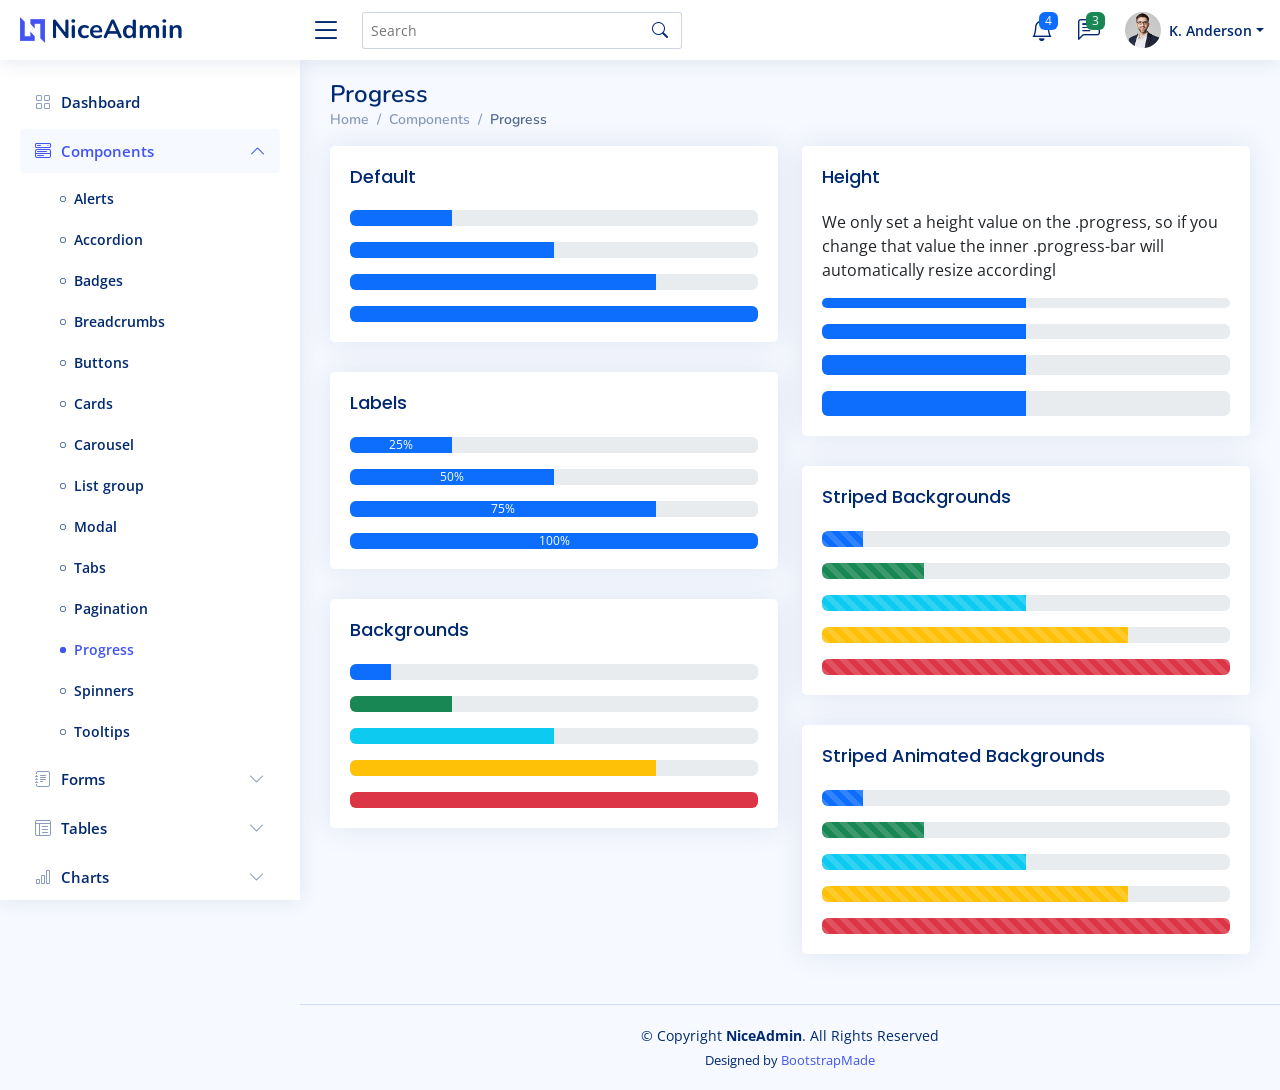
<file: NiceAdmin/components-progress.html>
<!DOCTYPE html>
<html lang="en">

<head>
  <meta charset="utf-8">
  <meta content="width=device-width, initial-scale=1.0" name="viewport">

  <title>Components / Progress - NiceAdmin Bootstrap Template</title>
  <meta content="" name="description">
  <meta content="" name="keywords">

  <!-- Favicons -->
  <link href="assets/img/favicon.png" rel="icon">
  <link href="assets/img/apple-touch-icon.png" rel="apple-touch-icon">

  <!-- Google Fonts -->
  <link href="https://fonts.gstatic.com" rel="preconnect">
  <link href="https://fonts.googleapis.com/css?family=Open+Sans:300,300i,400,400i,600,600i,700,700i|Nunito:300,300i,400,400i,600,600i,700,700i|Poppins:300,300i,400,400i,500,500i,600,600i,700,700i" rel="stylesheet">

  <!-- Vendor CSS Files -->
  <link href="assets/vendor/bootstrap/css/bootstrap.min.css" rel="stylesheet">
  <link href="assets/vendor/bootstrap-icons/bootstrap-icons.css" rel="stylesheet">
  <link href="assets/vendor/boxicons/css/boxicons.min.css" rel="stylesheet">
  <link href="assets/vendor/quill/quill.snow.css" rel="stylesheet">
  <link href="assets/vendor/quill/quill.bubble.css" rel="stylesheet">
  <link href="assets/vendor/remixicon/remixicon.css" rel="stylesheet">
  <link href="assets/vendor/simple-datatables/style.css" rel="stylesheet">

  <!-- Template Main CSS File -->
  <link href="assets/css/style.css" rel="stylesheet">

  <!-- =======================================================
  * Template Name: NiceAdmin
  * Template URL: https://bootstrapmade.com/nice-admin-bootstrap-admin-html-template/
  * Updated: Apr 20 2024 with Bootstrap v5.3.3
  * Author: BootstrapMade.com
  * License: https://bootstrapmade.com/license/
  ======================================================== -->
</head>

<body>

  <!-- ======= Header ======= -->
  <header id="header" class="header fixed-top d-flex align-items-center">

    <div class="d-flex align-items-center justify-content-between">
      <a href="index.html" class="logo d-flex align-items-center">
        <img src="assets/img/logo.png" alt="">
        <span class="d-none d-lg-block">NiceAdmin</span>
      </a>
      <i class="bi bi-list toggle-sidebar-btn"></i>
    </div><!-- End Logo -->

    <div class="search-bar">
      <form class="search-form d-flex align-items-center" method="POST" action="#">
        <input type="text" name="query" placeholder="Search" title="Enter search keyword">
        <button type="submit" title="Search"><i class="bi bi-search"></i></button>
      </form>
    </div><!-- End Search Bar -->

    <nav class="header-nav ms-auto">
      <ul class="d-flex align-items-center">

        <li class="nav-item d-block d-lg-none">
          <a class="nav-link nav-icon search-bar-toggle " href="#">
            <i class="bi bi-search"></i>
          </a>
        </li><!-- End Search Icon-->

        <li class="nav-item dropdown">

          <a class="nav-link nav-icon" href="#" data-bs-toggle="dropdown">
            <i class="bi bi-bell"></i>
            <span class="badge bg-primary badge-number">4</span>
          </a><!-- End Notification Icon -->

          <ul class="dropdown-menu dropdown-menu-end dropdown-menu-arrow notifications">
            <li class="dropdown-header">
              You have 4 new notifications
              <a href="#"><span class="badge rounded-pill bg-primary p-2 ms-2">View all</span></a>
            </li>
            <li>
              <hr class="dropdown-divider">
            </li>

            <li class="notification-item">
              <i class="bi bi-exclamation-circle text-warning"></i>
              <div>
                <h4>Lorem Ipsum</h4>
                <p>Quae dolorem earum veritatis oditseno</p>
                <p>30 min. ago</p>
              </div>
            </li>

            <li>
              <hr class="dropdown-divider">
            </li>

            <li class="notification-item">
              <i class="bi bi-x-circle text-danger"></i>
              <div>
                <h4>Atque rerum nesciunt</h4>
                <p>Quae dolorem earum veritatis oditseno</p>
                <p>1 hr. ago</p>
              </div>
            </li>

            <li>
              <hr class="dropdown-divider">
            </li>

            <li class="notification-item">
              <i class="bi bi-check-circle text-success"></i>
              <div>
                <h4>Sit rerum fuga</h4>
                <p>Quae dolorem earum veritatis oditseno</p>
                <p>2 hrs. ago</p>
              </div>
            </li>

            <li>
              <hr class="dropdown-divider">
            </li>

            <li class="notification-item">
              <i class="bi bi-info-circle text-primary"></i>
              <div>
                <h4>Dicta reprehenderit</h4>
                <p>Quae dolorem earum veritatis oditseno</p>
                <p>4 hrs. ago</p>
              </div>
            </li>

            <li>
              <hr class="dropdown-divider">
            </li>
            <li class="dropdown-footer">
              <a href="#">Show all notifications</a>
            </li>

          </ul><!-- End Notification Dropdown Items -->

        </li><!-- End Notification Nav -->

        <li class="nav-item dropdown">

          <a class="nav-link nav-icon" href="#" data-bs-toggle="dropdown">
            <i class="bi bi-chat-left-text"></i>
            <span class="badge bg-success badge-number">3</span>
          </a><!-- End Messages Icon -->

          <ul class="dropdown-menu dropdown-menu-end dropdown-menu-arrow messages">
            <li class="dropdown-header">
              You have 3 new messages
              <a href="#"><span class="badge rounded-pill bg-primary p-2 ms-2">View all</span></a>
            </li>
            <li>
              <hr class="dropdown-divider">
            </li>

            <li class="message-item">
              <a href="#">
                <img src="assets/img/messages-1.jpg" alt="" class="rounded-circle">
                <div>
                  <h4>Maria Hudson</h4>
                  <p>Velit asperiores et ducimus soluta repudiandae labore officia est ut...</p>
                  <p>4 hrs. ago</p>
                </div>
              </a>
            </li>
            <li>
              <hr class="dropdown-divider">
            </li>

            <li class="message-item">
              <a href="#">
                <img src="assets/img/messages-2.jpg" alt="" class="rounded-circle">
                <div>
                  <h4>Anna Nelson</h4>
                  <p>Velit asperiores et ducimus soluta repudiandae labore officia est ut...</p>
                  <p>6 hrs. ago</p>
                </div>
              </a>
            </li>
            <li>
              <hr class="dropdown-divider">
            </li>

            <li class="message-item">
              <a href="#">
                <img src="assets/img/messages-3.jpg" alt="" class="rounded-circle">
                <div>
                  <h4>David Muldon</h4>
                  <p>Velit asperiores et ducimus soluta repudiandae labore officia est ut...</p>
                  <p>8 hrs. ago</p>
                </div>
              </a>
            </li>
            <li>
              <hr class="dropdown-divider">
            </li>

            <li class="dropdown-footer">
              <a href="#">Show all messages</a>
            </li>

          </ul><!-- End Messages Dropdown Items -->

        </li><!-- End Messages Nav -->

        <li class="nav-item dropdown pe-3">

          <a class="nav-link nav-profile d-flex align-items-center pe-0" href="#" data-bs-toggle="dropdown">
            <img src="assets/img/profile-img.jpg" alt="Profile" class="rounded-circle">
            <span class="d-none d-md-block dropdown-toggle ps-2">K. Anderson</span>
          </a><!-- End Profile Iamge Icon -->

          <ul class="dropdown-menu dropdown-menu-end dropdown-menu-arrow profile">
            <li class="dropdown-header">
              <h6>Kevin Anderson</h6>
              <span>Web Designer</span>
            </li>
            <li>
              <hr class="dropdown-divider">
            </li>

            <li>
              <a class="dropdown-item d-flex align-items-center" href="users-profile.html">
                <i class="bi bi-person"></i>
                <span>My Profile</span>
              </a>
            </li>
            <li>
              <hr class="dropdown-divider">
            </li>

            <li>
              <a class="dropdown-item d-flex align-items-center" href="users-profile.html">
                <i class="bi bi-gear"></i>
                <span>Account Settings</span>
              </a>
            </li>
            <li>
              <hr class="dropdown-divider">
            </li>

            <li>
              <a class="dropdown-item d-flex align-items-center" href="pages-faq.html">
                <i class="bi bi-question-circle"></i>
                <span>Need Help?</span>
              </a>
            </li>
            <li>
              <hr class="dropdown-divider">
            </li>

            <li>
              <a class="dropdown-item d-flex align-items-center" href="#">
                <i class="bi bi-box-arrow-right"></i>
                <span>Sign Out</span>
              </a>
            </li>

          </ul><!-- End Profile Dropdown Items -->
        </li><!-- End Profile Nav -->

      </ul>
    </nav><!-- End Icons Navigation -->

  </header><!-- End Header -->

  <!-- ======= Sidebar ======= -->
  <aside id="sidebar" class="sidebar">

    <ul class="sidebar-nav" id="sidebar-nav">

      <li class="nav-item">
        <a class="nav-link collapsed" href="index.html">
          <i class="bi bi-grid"></i>
          <span>Dashboard</span>
        </a>
      </li><!-- End Dashboard Nav -->

      <li class="nav-item">
        <a class="nav-link " data-bs-target="#components-nav" data-bs-toggle="collapse" href="#">
          <i class="bi bi-menu-button-wide"></i><span>Components</span><i class="bi bi-chevron-down ms-auto"></i>
        </a>
        <ul id="components-nav" class="nav-content collapse show" data-bs-parent="#sidebar-nav">
          <li>
            <a href="components-alerts.html">
              <i class="bi bi-circle"></i><span>Alerts</span>
            </a>
          </li>
          <li>
            <a href="components-accordion.html">
              <i class="bi bi-circle"></i><span>Accordion</span>
            </a>
          </li>
          <li>
            <a href="components-badges.html">
              <i class="bi bi-circle"></i><span>Badges</span>
            </a>
          </li>
          <li>
            <a href="components-breadcrumbs.html">
              <i class="bi bi-circle"></i><span>Breadcrumbs</span>
            </a>
          </li>
          <li>
            <a href="components-buttons.html">
              <i class="bi bi-circle"></i><span>Buttons</span>
            </a>
          </li>
          <li>
            <a href="components-cards.html">
              <i class="bi bi-circle"></i><span>Cards</span>
            </a>
          </li>
          <li>
            <a href="components-carousel.html">
              <i class="bi bi-circle"></i><span>Carousel</span>
            </a>
          </li>
          <li>
            <a href="components-list-group.html">
              <i class="bi bi-circle"></i><span>List group</span>
            </a>
          </li>
          <li>
            <a href="components-modal.html">
              <i class="bi bi-circle"></i><span>Modal</span>
            </a>
          </li>
          <li>
            <a href="components-tabs.html">
              <i class="bi bi-circle"></i><span>Tabs</span>
            </a>
          </li>
          <li>
            <a href="components-pagination.html">
              <i class="bi bi-circle"></i><span>Pagination</span>
            </a>
          </li>
          <li>
            <a href="components-progress.html" class="active">
              <i class="bi bi-circle"></i><span>Progress</span>
            </a>
          </li>
          <li>
            <a href="components-spinners.html">
              <i class="bi bi-circle"></i><span>Spinners</span>
            </a>
          </li>
          <li>
            <a href="components-tooltips.html">
              <i class="bi bi-circle"></i><span>Tooltips</span>
            </a>
          </li>
        </ul>
      </li><!-- End Components Nav -->

      <li class="nav-item">
        <a class="nav-link collapsed" data-bs-target="#forms-nav" data-bs-toggle="collapse" href="#">
          <i class="bi bi-journal-text"></i><span>Forms</span><i class="bi bi-chevron-down ms-auto"></i>
        </a>
        <ul id="forms-nav" class="nav-content collapse " data-bs-parent="#sidebar-nav">
          <li>
            <a href="forms-elements.html">
              <i class="bi bi-circle"></i><span>Form Elements</span>
            </a>
          </li>
          <li>
            <a href="forms-layouts.html">
              <i class="bi bi-circle"></i><span>Form Layouts</span>
            </a>
          </li>
          <li>
            <a href="forms-editors.html">
              <i class="bi bi-circle"></i><span>Form Editors</span>
            </a>
          </li>
          <li>
            <a href="forms-validation.html">
              <i class="bi bi-circle"></i><span>Form Validation</span>
            </a>
          </li>
        </ul>
      </li><!-- End Forms Nav -->

      <li class="nav-item">
        <a class="nav-link collapsed" data-bs-target="#tables-nav" data-bs-toggle="collapse" href="#">
          <i class="bi bi-layout-text-window-reverse"></i><span>Tables</span><i class="bi bi-chevron-down ms-auto"></i>
        </a>
        <ul id="tables-nav" class="nav-content collapse " data-bs-parent="#sidebar-nav">
          <li>
            <a href="tables-general.html">
              <i class="bi bi-circle"></i><span>General Tables</span>
            </a>
          </li>
          <li>
            <a href="tables-data.html">
              <i class="bi bi-circle"></i><span>Data Tables</span>
            </a>
          </li>
        </ul>
      </li><!-- End Tables Nav -->

      <li class="nav-item">
        <a class="nav-link collapsed" data-bs-target="#charts-nav" data-bs-toggle="collapse" href="#">
          <i class="bi bi-bar-chart"></i><span>Charts</span><i class="bi bi-chevron-down ms-auto"></i>
        </a>
        <ul id="charts-nav" class="nav-content collapse " data-bs-parent="#sidebar-nav">
          <li>
            <a href="charts-chartjs.html">
              <i class="bi bi-circle"></i><span>Chart.js</span>
            </a>
          </li>
          <li>
            <a href="charts-apexcharts.html">
              <i class="bi bi-circle"></i><span>ApexCharts</span>
            </a>
          </li>
          <li>
            <a href="charts-echarts.html">
              <i class="bi bi-circle"></i><span>ECharts</span>
            </a>
          </li>
        </ul>
      </li><!-- End Charts Nav -->

      <li class="nav-item">
        <a class="nav-link collapsed" data-bs-target="#icons-nav" data-bs-toggle="collapse" href="#">
          <i class="bi bi-gem"></i><span>Icons</span><i class="bi bi-chevron-down ms-auto"></i>
        </a>
        <ul id="icons-nav" class="nav-content collapse " data-bs-parent="#sidebar-nav">
          <li>
            <a href="icons-bootstrap.html">
              <i class="bi bi-circle"></i><span>Bootstrap Icons</span>
            </a>
          </li>
          <li>
            <a href="icons-remix.html">
              <i class="bi bi-circle"></i><span>Remix Icons</span>
            </a>
          </li>
          <li>
            <a href="icons-boxicons.html">
              <i class="bi bi-circle"></i><span>Boxicons</span>
            </a>
          </li>
        </ul>
      </li><!-- End Icons Nav -->

      <li class="nav-heading">Pages</li>

      <li class="nav-item">
        <a class="nav-link collapsed" href="users-profile.html">
          <i class="bi bi-person"></i>
          <span>Profile</span>
        </a>
      </li><!-- End Profile Page Nav -->

      <li class="nav-item">
        <a class="nav-link collapsed" href="pages-faq.html">
          <i class="bi bi-question-circle"></i>
          <span>F.A.Q</span>
        </a>
      </li><!-- End F.A.Q Page Nav -->

      <li class="nav-item">
        <a class="nav-link collapsed" href="pages-contact.html">
          <i class="bi bi-envelope"></i>
          <span>Contact</span>
        </a>
      </li><!-- End Contact Page Nav -->

      <li class="nav-item">
        <a class="nav-link collapsed" href="pages-register.html">
          <i class="bi bi-card-list"></i>
          <span>Register</span>
        </a>
      </li><!-- End Register Page Nav -->

      <li class="nav-item">
        <a class="nav-link collapsed" href="pages-login.html">
          <i class="bi bi-box-arrow-in-right"></i>
          <span>Login</span>
        </a>
      </li><!-- End Login Page Nav -->

      <li class="nav-item">
        <a class="nav-link collapsed" href="pages-error-404.html">
          <i class="bi bi-dash-circle"></i>
          <span>Error 404</span>
        </a>
      </li><!-- End Error 404 Page Nav -->

      <li class="nav-item">
        <a class="nav-link collapsed" href="pages-blank.html">
          <i class="bi bi-file-earmark"></i>
          <span>Blank</span>
        </a>
      </li><!-- End Blank Page Nav -->

    </ul>

  </aside><!-- End Sidebar-->

  <main id="main" class="main">

    <div class="pagetitle">
      <h1>Progress</h1>
      <nav>
        <ol class="breadcrumb">
          <li class="breadcrumb-item"><a href="index.html">Home</a></li>
          <li class="breadcrumb-item">Components</li>
          <li class="breadcrumb-item active">Progress</li>
        </ol>
      </nav>
    </div><!-- End Page Title -->

    <section class="section">
      <div class="row">
        <div class="col-lg-6">

          <div class="card">
            <div class="card-body">
              <h5 class="card-title">Default</h5>

              <!-- Default Progress Bars-->
              <div class="progress">
                <div class="progress-bar" role="progressbar" style="width: 25%" aria-valuenow="25" aria-valuemin="0" aria-valuemax="100"></div>
              </div>
              <div class="progress mt-3">
                <div class="progress-bar" role="progressbar" style="width: 50%" aria-valuenow="50" aria-valuemin="0" aria-valuemax="100"></div>
              </div>
              <div class="progress mt-3">
                <div class="progress-bar" role="progressbar" style="width: 75%" aria-valuenow="75" aria-valuemin="0" aria-valuemax="100"></div>
              </div>
              <div class="progress mt-3">
                <div class="progress-bar" role="progressbar" style="width: 100%" aria-valuenow="100" aria-valuemin="0" aria-valuemax="100"></div>
              </div><!-- End Default Progress Bars-->

            </div>
          </div>

          <div class="card">
            <div class="card-body">
              <h5 class="card-title">Labels</h5>

              <!-- Progress Bars with labels-->
              <div class="progress">
                <div class="progress-bar" role="progressbar" style="width: 25%" aria-valuenow="25" aria-valuemin="0" aria-valuemax="100">25%</div>
              </div>
              <div class="progress mt-3">
                <div class="progress-bar" role="progressbar" style="width: 50%" aria-valuenow="50" aria-valuemin="0" aria-valuemax="100">50%</div>
              </div>
              <div class="progress mt-3">
                <div class="progress-bar" role="progressbar" style="width: 75%" aria-valuenow="75" aria-valuemin="0" aria-valuemax="100">75%</div>
              </div>
              <div class="progress mt-3">
                <div class="progress-bar" role="progressbar" style="width: 100%" aria-valuenow="100" aria-valuemin="0" aria-valuemax="100">100%</div>
              </div><!-- End Progress Bars with labels -->

            </div>
          </div>

          <div class="card">
            <div class="card-body">
              <h5 class="card-title">Backgrounds</h5>

              <!-- Progress Bars with Backgrounds-->
              <div class="progress">
                <div class="progress-bar" role="progressbar" style="width: 10%" aria-valuenow="10" aria-valuemin="0" aria-valuemax="100"></div>
              </div>
              <div class="progress mt-3">
                <div class="progress-bar bg-success" role="progressbar" style="width: 25%" aria-valuenow="25" aria-valuemin="0" aria-valuemax="100"></div>
              </div>
              <div class="progress mt-3">
                <div class="progress-bar bg-info" role="progressbar" style="width: 50%" aria-valuenow="50" aria-valuemin="0" aria-valuemax="100"></div>
              </div>
              <div class="progress mt-3">
                <div class="progress-bar bg-warning" role="progressbar" style="width: 75%" aria-valuenow="75" aria-valuemin="0" aria-valuemax="100"></div>
              </div>
              <div class="progress mt-3">
                <div class="progress-bar bg-danger" role="progressbar" style="width: 100%" aria-valuenow="100" aria-valuemin="0" aria-valuemax="100"></div>
              </div><!-- End Progress Bars with Backgrounds -->

            </div>
          </div>

        </div>

        <div class="col-lg-6">

          <div class="card">
            <div class="card-body">
              <h5 class="card-title">Height</h5>
              <p>We only set a height value on the .progress, so if you change that value the inner .progress-bar will automatically resize accordingl</p>

              <!-- Progress Bars with heights-->
              <div class="progress" style="height: 10px;">
                <div class="progress-bar" role="progressbar" style="width: 50%" aria-valuenow="50" aria-valuemin="0" aria-valuemax="100"></div>
              </div>
              <div class="progress mt-3" style="height: 15px;">
                <div class="progress-bar" role="progressbar" style="width: 50%" aria-valuenow="50" aria-valuemin="0" aria-valuemax="100"></div>
              </div>
              <div class="progress mt-3" style="height: 20px;">
                <div class="progress-bar" role="progressbar" style="width: 50%" aria-valuenow="50" aria-valuemin="0" aria-valuemax="100"></div>
              </div>
              <div class="progress mt-3" style="height: 25px;">
                <div class="progress-bar" role="progressbar" style="width: 50%" aria-valuenow="50" aria-valuemin="0" aria-valuemax="100"></div>
              </div><!-- End Progress Bars with heights -->

            </div>
          </div>

          <div class="card">
            <div class="card-body">
              <h5 class="card-title">Striped Backgrounds</h5>

              <!-- Progress Bars with Striped Backgrounds-->
              <div class="progress">
                <div class="progress-bar progress-bar-striped" role="progressbar" style="width: 10%" aria-valuenow="10" aria-valuemin="0" aria-valuemax="100"></div>
              </div>
              <div class="progress mt-3">
                <div class="progress-bar progress-bar-striped bg-success" role="progressbar" style="width: 25%" aria-valuenow="25" aria-valuemin="0" aria-valuemax="100"></div>
              </div>
              <div class="progress mt-3">
                <div class="progress-bar progress-bar-striped bg-info" role="progressbar" style="width: 50%" aria-valuenow="50" aria-valuemin="0" aria-valuemax="100"></div>
              </div>
              <div class="progress mt-3">
                <div class="progress-bar progress-bar-striped bg-warning" role="progressbar" style="width: 75%" aria-valuenow="75" aria-valuemin="0" aria-valuemax="100"></div>
              </div>
              <div class="progress mt-3">
                <div class="progress-bar progress-bar-striped bg-danger" role="progressbar" style="width: 100%" aria-valuenow="100" aria-valuemin="0" aria-valuemax="100"></div>
              </div><!-- End Progress Bars with Striped Backgrounds -->

            </div>
          </div>

          <div class="card">
            <div class="card-body">
              <h5 class="card-title">Striped Animated Backgrounds</h5>

              <!-- Progress Bars with Striped Backgrounds-->
              <div class="progress">
                <div class="progress-bar progress-bar-striped progress-bar-animated" role="progressbar" style="width: 10%" aria-valuenow="10" aria-valuemin="0" aria-valuemax="100"></div>
              </div>
              <div class="progress mt-3">
                <div class="progress-bar progress-bar-striped bg-success progress-bar-animated" role="progressbar" style="width: 25%" aria-valuenow="25" aria-valuemin="0" aria-valuemax="100"></div>
              </div>
              <div class="progress mt-3">
                <div class="progress-bar progress-bar-striped bg-info progress-bar-animated" role="progressbar" style="width: 50%" aria-valuenow="50" aria-valuemin="0" aria-valuemax="100"></div>
              </div>
              <div class="progress mt-3">
                <div class="progress-bar progress-bar-striped bg-warning progress-bar-animated" role="progressbar" style="width: 75%" aria-valuenow="75" aria-valuemin="0" aria-valuemax="100"></div>
              </div>
              <div class="progress mt-3">
                <div class="progress-bar progress-bar-striped bg-danger progress-bar-animated" role="progressbar" style="width: 100%" aria-valuenow="100" aria-valuemin="0" aria-valuemax="100"></div>
              </div><!-- End Progress Bars with Striped Animated Backgrounds -->

            </div>
          </div>

        </div>
      </div>
    </section>

  </main><!-- End #main -->

  <!-- ======= Footer ======= -->
  <footer id="footer" class="footer">
    <div class="copyright">
      &copy; Copyright <strong><span>NiceAdmin</span></strong>. All Rights Reserved
    </div>
    <div class="credits">
      <!-- All the links in the footer should remain intact. -->
      <!-- You can delete the links only if you purchased the pro version. -->
      <!-- Licensing information: https://bootstrapmade.com/license/ -->
      <!-- Purchase the pro version with working PHP/AJAX contact form: https://bootstrapmade.com/nice-admin-bootstrap-admin-html-template/ -->
      Designed by <a href="https://bootstrapmade.com/">BootstrapMade</a>
    </div>
  </footer><!-- End Footer -->

  <a href="#" class="back-to-top d-flex align-items-center justify-content-center"><i class="bi bi-arrow-up-short"></i></a>

  <!-- Vendor JS Files -->
  <script src="assets/vendor/apexcharts/apexcharts.min.js"></script>
  <script src="assets/vendor/bootstrap/js/bootstrap.bundle.min.js"></script>
  <script src="assets/vendor/chart.js/chart.umd.js"></script>
  <script src="assets/vendor/echarts/echarts.min.js"></script>
  <script src="assets/vendor/quill/quill.js"></script>
  <script src="assets/vendor/simple-datatables/simple-datatables.js"></script>
  <script src="assets/vendor/tinymce/tinymce.min.js"></script>
  <script src="assets/vendor/php-email-form/validate.js"></script>

  <!-- Template Main JS File -->
  <script src="assets/js/main.js"></script>

</body>

</html>
</file>
<file: NiceAdmin/assets/vendor/quill/quill.snow.css>
/*!
 * Quill Editor v2.0.2
 * https://quilljs.com
 * Copyright (c) 2017-2024, Slab
 * Copyright (c) 2014, Jason Chen
 * Copyright (c) 2013, salesforce.com
 */
.ql-container{box-sizing:border-box;font-family:Helvetica,Arial,sans-serif;font-size:13px;height:100%;margin:0;position:relative}.ql-container.ql-disabled .ql-tooltip{visibility:hidden}.ql-container:not(.ql-disabled) li[data-list=checked] > .ql-ui,.ql-container:not(.ql-disabled) li[data-list=unchecked] > .ql-ui{cursor:pointer}.ql-clipboard{left:-100000px;height:1px;overflow-y:hidden;position:absolute;top:50%}.ql-clipboard p{margin:0;padding:0}.ql-editor{box-sizing:border-box;counter-reset:list-0 list-1 list-2 list-3 list-4 list-5 list-6 list-7 list-8 list-9;line-height:1.42;height:100%;outline:none;overflow-y:auto;padding:12px 15px;tab-size:4;-moz-tab-size:4;text-align:left;white-space:pre-wrap;word-wrap:break-word}.ql-editor > *{cursor:text}.ql-editor p,.ql-editor ol,.ql-editor pre,.ql-editor blockquote,.ql-editor h1,.ql-editor h2,.ql-editor h3,.ql-editor h4,.ql-editor h5,.ql-editor h6{margin:0;padding:0}@supports (counter-set:none){.ql-editor p,.ql-editor h1,.ql-editor h2,.ql-editor h3,.ql-editor h4,.ql-editor h5,.ql-editor h6{counter-set:list-0 list-1 list-2 list-3 list-4 list-5 list-6 list-7 list-8 list-9}}@supports not (counter-set:none){.ql-editor p,.ql-editor h1,.ql-editor h2,.ql-editor h3,.ql-editor h4,.ql-editor h5,.ql-editor h6{counter-reset:list-0 list-1 list-2 list-3 list-4 list-5 list-6 list-7 list-8 list-9}}.ql-editor table{border-collapse:collapse}.ql-editor td{border:1px solid #000;padding:2px 5px}.ql-editor ol{padding-left:1.5em}.ql-editor li{list-style-type:none;padding-left:1.5em;position:relative}.ql-editor li > .ql-ui:before{display:inline-block;margin-left:-1.5em;margin-right:.3em;text-align:right;white-space:nowrap;width:1.2em}.ql-editor li[data-list=checked] > .ql-ui,.ql-editor li[data-list=unchecked] > .ql-ui{color:#777}.ql-editor li[data-list=bullet] > .ql-ui:before{content:'\2022'}.ql-editor li[data-list=checked] > .ql-ui:before{content:'\2611'}.ql-editor li[data-list=unchecked] > .ql-ui:before{content:'\2610'}@supports (counter-set:none){.ql-editor li[data-list]{counter-set:list-1 list-2 list-3 list-4 list-5 list-6 list-7 list-8 list-9}}@supports not (counter-set:none){.ql-editor li[data-list]{counter-reset:list-1 list-2 list-3 list-4 list-5 list-6 list-7 list-8 list-9}}.ql-editor li[data-list=ordered]{counter-increment:list-0}.ql-editor li[data-list=ordered] > .ql-ui:before{content:counter(list-0, decimal) '. '}.ql-editor li[data-list=ordered].ql-indent-1{counter-increment:list-1}.ql-editor li[data-list=ordered].ql-indent-1 > .ql-ui:before{content:counter(list-1, lower-alpha) '. '}@supports (counter-set:none){.ql-editor li[data-list].ql-indent-1{counter-set:list-2 list-3 list-4 list-5 list-6 list-7 list-8 list-9}}@supports not (counter-set:none){.ql-editor li[data-list].ql-indent-1{counter-reset:list-2 list-3 list-4 list-5 list-6 list-7 list-8 list-9}}.ql-editor li[data-list=ordered].ql-indent-2{counter-increment:list-2}.ql-editor li[data-list=ordered].ql-indent-2 > .ql-ui:before{content:counter(list-2, lower-roman) '. '}@supports (counter-set:none){.ql-editor li[data-list].ql-indent-2{counter-set:list-3 list-4 list-5 list-6 list-7 list-8 list-9}}@supports not (counter-set:none){.ql-editor li[data-list].ql-indent-2{counter-reset:list-3 list-4 list-5 list-6 list-7 list-8 list-9}}.ql-editor li[data-list=ordered].ql-indent-3{counter-increment:list-3}.ql-editor li[data-list=ordered].ql-indent-3 > .ql-ui:before{content:counter(list-3, decimal) '. '}@supports (counter-set:none){.ql-editor li[data-list].ql-indent-3{counter-set:list-4 list-5 list-6 list-7 list-8 list-9}}@supports not (counter-set:none){.ql-editor li[data-list].ql-indent-3{counter-reset:list-4 list-5 list-6 list-7 list-8 list-9}}.ql-editor li[data-list=ordered].ql-indent-4{counter-increment:list-4}.ql-editor li[data-list=ordered].ql-indent-4 > .ql-ui:before{content:counter(list-4, lower-alpha) '. '}@supports (counter-set:none){.ql-editor li[data-list].ql-indent-4{counter-set:list-5 list-6 list-7 list-8 list-9}}@supports not (counter-set:none){.ql-editor li[data-list].ql-indent-4{counter-reset:list-5 list-6 list-7 list-8 list-9}}.ql-editor li[data-list=ordered].ql-indent-5{counter-increment:list-5}.ql-editor li[data-list=ordered].ql-indent-5 > .ql-ui:before{content:counter(list-5, lower-roman) '. '}@supports (counter-set:none){.ql-editor li[data-list].ql-indent-5{counter-set:list-6 list-7 list-8 list-9}}@supports not (counter-set:none){.ql-editor li[data-list].ql-indent-5{counter-reset:list-6 list-7 list-8 list-9}}.ql-editor li[data-list=ordered].ql-indent-6{counter-increment:list-6}.ql-editor li[data-list=ordered].ql-indent-6 > .ql-ui:before{content:counter(list-6, decimal) '. '}@supports (counter-set:none){.ql-editor li[data-list].ql-indent-6{counter-set:list-7 list-8 list-9}}@supports not (counter-set:none){.ql-editor li[data-list].ql-indent-6{counter-reset:list-7 list-8 list-9}}.ql-editor li[data-list=ordered].ql-indent-7{counter-increment:list-7}.ql-editor li[data-list=ordered].ql-indent-7 > .ql-ui:before{content:counter(list-7, lower-alpha) '. '}@supports (counter-set:none){.ql-editor li[data-list].ql-indent-7{counter-set:list-8 list-9}}@supports not (counter-set:none){.ql-editor li[data-list].ql-indent-7{counter-reset:list-8 list-9}}.ql-editor li[data-list=ordered].ql-indent-8{counter-increment:list-8}.ql-editor li[data-list=ordered].ql-indent-8 > .ql-ui:before{content:counter(list-8, lower-roman) '. '}@supports (counter-set:none){.ql-editor li[data-list].ql-indent-8{counter-set:list-9}}@supports not (counter-set:none){.ql-editor li[data-list].ql-indent-8{counter-reset:list-9}}.ql-editor li[data-list=ordered].ql-indent-9{counter-increment:list-9}.ql-editor li[data-list=ordered].ql-indent-9 > .ql-ui:before{content:counter(list-9, decimal) '. '}.ql-editor .ql-indent-1:not(.ql-direction-rtl){padding-left:3em}.ql-editor li.ql-indent-1:not(.ql-direction-rtl){padding-left:4.5em}.ql-editor .ql-indent-1.ql-direction-rtl.ql-align-right{padding-right:3em}.ql-editor li.ql-indent-1.ql-direction-rtl.ql-align-right{padding-right:4.5em}.ql-editor .ql-indent-2:not(.ql-direction-rtl){padding-left:6em}.ql-editor li.ql-indent-2:not(.ql-direction-rtl){padding-left:7.5em}.ql-editor .ql-indent-2.ql-direction-rtl.ql-align-right{padding-right:6em}.ql-editor li.ql-indent-2.ql-direction-rtl.ql-align-right{padding-right:7.5em}.ql-editor .ql-indent-3:not(.ql-direction-rtl){padding-left:9em}.ql-editor li.ql-indent-3:not(.ql-direction-rtl){padding-left:10.5em}.ql-editor .ql-indent-3.ql-direction-rtl.ql-align-right{padding-right:9em}.ql-editor li.ql-indent-3.ql-direction-rtl.ql-align-right{padding-right:10.5em}.ql-editor .ql-indent-4:not(.ql-direction-rtl){padding-left:12em}.ql-editor li.ql-indent-4:not(.ql-direction-rtl){padding-left:13.5em}.ql-editor .ql-indent-4.ql-direction-rtl.ql-align-right{padding-right:12em}.ql-editor li.ql-indent-4.ql-direction-rtl.ql-align-right{padding-right:13.5em}.ql-editor .ql-indent-5:not(.ql-direction-rtl){padding-left:15em}.ql-editor li.ql-indent-5:not(.ql-direction-rtl){padding-left:16.5em}.ql-editor .ql-indent-5.ql-direction-rtl.ql-align-right{padding-right:15em}.ql-editor li.ql-indent-5.ql-direction-rtl.ql-align-right{padding-right:16.5em}.ql-editor .ql-indent-6:not(.ql-direction-rtl){padding-left:18em}.ql-editor li.ql-indent-6:not(.ql-direction-rtl){padding-left:19.5em}.ql-editor .ql-indent-6.ql-direction-rtl.ql-align-right{padding-right:18em}.ql-editor li.ql-indent-6.ql-direction-rtl.ql-align-right{padding-right:19.5em}.ql-editor .ql-indent-7:not(.ql-direction-rtl){padding-left:21em}.ql-editor li.ql-indent-7:not(.ql-direction-rtl){padding-left:22.5em}.ql-editor .ql-indent-7.ql-direction-rtl.ql-align-right{padding-right:21em}.ql-editor li.ql-indent-7.ql-direction-rtl.ql-align-right{padding-right:22.5em}.ql-editor .ql-indent-8:not(.ql-direction-rtl){padding-left:24em}.ql-editor li.ql-indent-8:not(.ql-direction-rtl){padding-left:25.5em}.ql-editor .ql-indent-8.ql-direction-rtl.ql-align-right{padding-right:24em}.ql-editor li.ql-indent-8.ql-direction-rtl.ql-align-right{padding-right:25.5em}.ql-editor .ql-indent-9:not(.ql-direction-rtl){padding-left:27em}.ql-editor li.ql-indent-9:not(.ql-direction-rtl){padding-left:28.5em}.ql-editor .ql-indent-9.ql-direction-rtl.ql-align-right{padding-right:27em}.ql-editor li.ql-indent-9.ql-direction-rtl.ql-align-right{padding-right:28.5em}.ql-editor li.ql-direction-rtl{padding-right:1.5em}.ql-editor li.ql-direction-rtl > .ql-ui:before{margin-left:.3em;margin-right:-1.5em;text-align:left}.ql-editor table{table-layout:fixed;width:100%}.ql-editor table td{outline:none}.ql-editor .ql-code-block-container{font-family:monospace}.ql-editor .ql-video{display:block;max-width:100%}.ql-editor .ql-video.ql-align-center{margin:0 auto}.ql-editor .ql-video.ql-align-right{margin:0 0 0 auto}.ql-editor .ql-bg-black{background-color:#000}.ql-editor .ql-bg-red{background-color:#e60000}.ql-editor .ql-bg-orange{background-color:#f90}.ql-editor .ql-bg-yellow{background-color:#ff0}.ql-editor .ql-bg-green{background-color:#008a00}.ql-editor .ql-bg-blue{background-color:#06c}.ql-editor .ql-bg-purple{background-color:#93f}.ql-editor .ql-color-white{color:#fff}.ql-editor .ql-color-red{color:#e60000}.ql-editor .ql-color-orange{color:#f90}.ql-editor .ql-color-yellow{color:#ff0}.ql-editor .ql-color-green{color:#008a00}.ql-editor .ql-color-blue{color:#06c}.ql-editor .ql-color-purple{color:#93f}.ql-editor .ql-font-serif{font-family:Georgia,Times New Roman,serif}.ql-editor .ql-font-monospace{font-family:Monaco,Courier New,monospace}.ql-editor .ql-size-small{font-size:.75em}.ql-editor .ql-size-large{font-size:1.5em}.ql-editor .ql-size-huge{font-size:2.5em}.ql-editor .ql-direction-rtl{direction:rtl;text-align:inherit}.ql-editor .ql-align-center{text-align:center}.ql-editor .ql-align-justify{text-align:justify}.ql-editor .ql-align-right{text-align:right}.ql-editor .ql-ui{position:absolute}.ql-editor.ql-blank::before{color:rgba(0,0,0,0.6);content:attr(data-placeholder);font-style:italic;left:15px;pointer-events:none;position:absolute;right:15px}.ql-snow.ql-toolbar:after,.ql-snow .ql-toolbar:after{clear:both;content:'';display:table}.ql-snow.ql-toolbar button,.ql-snow .ql-toolbar button{background:none;border:none;cursor:pointer;display:inline-block;float:left;height:24px;padding:3px 5px;width:28px}.ql-snow.ql-toolbar button svg,.ql-snow .ql-toolbar button svg{float:left;height:100%}.ql-snow.ql-toolbar button:active:hover,.ql-snow .ql-toolbar button:active:hover{outline:none}.ql-snow.ql-toolbar input.ql-image[type=file],.ql-snow .ql-toolbar input.ql-image[type=file]{display:none}.ql-snow.ql-toolbar button:hover,.ql-snow .ql-toolbar button:hover,.ql-snow.ql-toolbar button:focus,.ql-snow .ql-toolbar button:focus,.ql-snow.ql-toolbar button.ql-active,.ql-snow .ql-toolbar button.ql-active,.ql-snow.ql-toolbar .ql-picker-label:hover,.ql-snow .ql-toolbar .ql-picker-label:hover,.ql-snow.ql-toolbar .ql-picker-label.ql-active,.ql-snow .ql-toolbar .ql-picker-label.ql-active,.ql-snow.ql-toolbar .ql-picker-item:hover,.ql-snow .ql-toolbar .ql-picker-item:hover,.ql-snow.ql-toolbar .ql-picker-item.ql-selected,.ql-snow .ql-toolbar .ql-picker-item.ql-selected{color:#06c}.ql-snow.ql-toolbar button:hover .ql-fill,.ql-snow .ql-toolbar button:hover .ql-fill,.ql-snow.ql-toolbar button:focus .ql-fill,.ql-snow .ql-toolbar button:focus .ql-fill,.ql-snow.ql-toolbar button.ql-active .ql-fill,.ql-snow .ql-toolbar button.ql-active .ql-fill,.ql-snow.ql-toolbar .ql-picker-label:hover .ql-fill,.ql-snow .ql-toolbar .ql-picker-label:hover .ql-fill,.ql-snow.ql-toolbar .ql-picker-label.ql-active .ql-fill,.ql-snow .ql-toolbar .ql-picker-label.ql-active .ql-fill,.ql-snow.ql-toolbar .ql-picker-item:hover .ql-fill,.ql-snow .ql-toolbar .ql-picker-item:hover .ql-fill,.ql-snow.ql-toolbar .ql-picker-item.ql-selected .ql-fill,.ql-snow .ql-toolbar .ql-picker-item.ql-selected .ql-fill,.ql-snow.ql-toolbar button:hover .ql-stroke.ql-fill,.ql-snow .ql-toolbar button:hover .ql-stroke.ql-fill,.ql-snow.ql-toolbar button:focus .ql-stroke.ql-fill,.ql-snow .ql-toolbar button:focus .ql-stroke.ql-fill,.ql-snow.ql-toolbar button.ql-active .ql-stroke.ql-fill,.ql-snow .ql-toolbar button.ql-active .ql-stroke.ql-fill,.ql-snow.ql-toolbar .ql-picker-label:hover .ql-stroke.ql-fill,.ql-snow .ql-toolbar .ql-picker-label:hover .ql-stroke.ql-fill,.ql-snow.ql-toolbar .ql-picker-label.ql-active .ql-stroke.ql-fill,.ql-snow .ql-toolbar .ql-picker-label.ql-active .ql-stroke.ql-fill,.ql-snow.ql-toolbar .ql-picker-item:hover .ql-stroke.ql-fill,.ql-snow .ql-toolbar .ql-picker-item:hover .ql-stroke.ql-fill,.ql-snow.ql-toolbar .ql-picker-item.ql-selected .ql-stroke.ql-fill,.ql-snow .ql-toolbar .ql-picker-item.ql-selected .ql-stroke.ql-fill{fill:#06c}.ql-snow.ql-toolbar button:hover .ql-stroke,.ql-snow .ql-toolbar button:hover .ql-stroke,.ql-snow.ql-toolbar button:focus .ql-stroke,.ql-snow .ql-toolbar button:focus .ql-stroke,.ql-snow.ql-toolbar button.ql-active .ql-stroke,.ql-snow .ql-toolbar button.ql-active .ql-stroke,.ql-snow.ql-toolbar .ql-picker-label:hover .ql-stroke,.ql-snow .ql-toolbar .ql-picker-label:hover .ql-stroke,.ql-snow.ql-toolbar .ql-picker-label.ql-active .ql-stroke,.ql-snow .ql-toolbar .ql-picker-label.ql-active .ql-stroke,.ql-snow.ql-toolbar .ql-picker-item:hover .ql-stroke,.ql-snow .ql-toolbar .ql-picker-item:hover .ql-stroke,.ql-snow.ql-toolbar .ql-picker-item.ql-selected .ql-stroke,.ql-snow .ql-toolbar .ql-picker-item.ql-selected .ql-stroke,.ql-snow.ql-toolbar button:hover .ql-stroke-miter,.ql-snow .ql-toolbar button:hover .ql-stroke-miter,.ql-snow.ql-toolbar button:focus .ql-stroke-miter,.ql-snow .ql-toolbar button:focus .ql-stroke-miter,.ql-snow.ql-toolbar button.ql-active .ql-stroke-miter,.ql-snow .ql-toolbar button.ql-active .ql-stroke-miter,.ql-snow.ql-toolbar .ql-picker-label:hover .ql-stroke-miter,.ql-snow .ql-toolbar .ql-picker-label:hover .ql-stroke-miter,.ql-snow.ql-toolbar .ql-picker-label.ql-active .ql-stroke-miter,.ql-snow .ql-toolbar .ql-picker-label.ql-active .ql-stroke-miter,.ql-snow.ql-toolbar .ql-picker-item:hover .ql-stroke-miter,.ql-snow .ql-toolbar .ql-picker-item:hover .ql-stroke-miter,.ql-snow.ql-toolbar .ql-picker-item.ql-selected .ql-stroke-miter,.ql-snow .ql-toolbar .ql-picker-item.ql-selected .ql-stroke-miter{stroke:#06c}@media (pointer:coarse){.ql-snow.ql-toolbar button:hover:not(.ql-active),.ql-snow .ql-toolbar button:hover:not(.ql-active){color:#444}.ql-snow.ql-toolbar button:hover:not(.ql-active) .ql-fill,.ql-snow .ql-toolbar button:hover:not(.ql-active) .ql-fill,.ql-snow.ql-toolbar button:hover:not(.ql-active) .ql-stroke.ql-fill,.ql-snow .ql-toolbar button:hover:not(.ql-active) .ql-stroke.ql-fill{fill:#444}.ql-snow.ql-toolbar button:hover:not(.ql-active) .ql-stroke,.ql-snow .ql-toolbar button:hover:not(.ql-active) .ql-stroke,.ql-snow.ql-toolbar button:hover:not(.ql-active) .ql-stroke-miter,.ql-snow .ql-toolbar button:hover:not(.ql-active) .ql-stroke-miter{stroke:#444}}.ql-snow{box-sizing:border-box}.ql-snow *{box-sizing:border-box}.ql-snow .ql-hidden{display:none}.ql-snow .ql-out-bottom,.ql-snow .ql-out-top{visibility:hidden}.ql-snow .ql-tooltip{position:absolute;transform:translateY(10px)}.ql-snow .ql-tooltip a{cursor:pointer;text-decoration:none}.ql-snow .ql-tooltip.ql-flip{transform:translateY(-10px)}.ql-snow .ql-formats{display:inline-block;vertical-align:middle}.ql-snow .ql-formats:after{clear:both;content:'';display:table}.ql-snow .ql-stroke{fill:none;stroke:#444;stroke-linecap:round;stroke-linejoin:round;stroke-width:2}.ql-snow .ql-stroke-miter{fill:none;stroke:#444;stroke-miterlimit:10;stroke-width:2}.ql-snow .ql-fill,.ql-snow .ql-stroke.ql-fill{fill:#444}.ql-snow .ql-empty{fill:none}.ql-snow .ql-even{fill-rule:evenodd}.ql-snow .ql-thin,.ql-snow .ql-stroke.ql-thin{stroke-width:1}.ql-snow .ql-transparent{opacity:.4}.ql-snow .ql-direction svg:last-child{display:none}.ql-snow .ql-direction.ql-active svg:last-child{display:inline}.ql-snow .ql-direction.ql-active svg:first-child{display:none}.ql-snow .ql-editor h1{font-size:2em}.ql-snow .ql-editor h2{font-size:1.5em}.ql-snow .ql-editor h3{font-size:1.17em}.ql-snow .ql-editor h4{font-size:1em}.ql-snow .ql-editor h5{font-size:.83em}.ql-snow .ql-editor h6{font-size:.67em}.ql-snow .ql-editor a{text-decoration:underline}.ql-snow .ql-editor blockquote{border-left:4px solid #ccc;margin-bottom:5px;margin-top:5px;padding-left:16px}.ql-snow .ql-editor code,.ql-snow .ql-editor .ql-code-block-container{background-color:#f0f0f0;border-radius:3px}.ql-snow .ql-editor .ql-code-block-container{margin-bottom:5px;margin-top:5px;padding:5px 10px}.ql-snow .ql-editor code{font-size:85%;padding:2px 4px}.ql-snow .ql-editor .ql-code-block-container{background-color:#23241f;color:#f8f8f2;overflow:visible}.ql-snow .ql-editor img{max-width:100%}.ql-snow .ql-picker{color:#444;display:inline-block;float:left;font-size:14px;font-weight:500;height:24px;position:relative;vertical-align:middle}.ql-snow .ql-picker-label{cursor:pointer;display:inline-block;height:100%;padding-left:8px;padding-right:2px;position:relative;width:100%}.ql-snow .ql-picker-label::before{display:inline-block;line-height:22px}.ql-snow .ql-picker-options{background-color:#fff;display:none;min-width:100%;padding:4px 8px;position:absolute;white-space:nowrap}.ql-snow .ql-picker-options .ql-picker-item{cursor:pointer;display:block;padding-bottom:5px;padding-top:5px}.ql-snow .ql-picker.ql-expanded .ql-picker-label{color:#ccc;z-index:2}.ql-snow .ql-picker.ql-expanded .ql-picker-label .ql-fill{fill:#ccc}.ql-snow .ql-picker.ql-expanded .ql-picker-label .ql-stroke{stroke:#ccc}.ql-snow .ql-picker.ql-expanded .ql-picker-options{display:block;margin-top:-1px;top:100%;z-index:1}.ql-snow .ql-color-picker,.ql-snow .ql-icon-picker{width:28px}.ql-snow .ql-color-picker .ql-picker-label,.ql-snow .ql-icon-picker .ql-picker-label{padding:2px 4px}.ql-snow .ql-color-picker .ql-picker-label svg,.ql-snow .ql-icon-picker .ql-picker-label svg{right:4px}.ql-snow .ql-icon-picker .ql-picker-options{padding:4px 0}.ql-snow .ql-icon-picker .ql-picker-item{height:24px;width:24px;padding:2px 4px}.ql-snow .ql-color-picker .ql-picker-options{padding:3px 5px;width:152px}.ql-snow .ql-color-picker .ql-picker-item{border:1px solid transparent;float:left;height:16px;margin:2px;padding:0;width:16px}.ql-snow .ql-picker:not(.ql-color-picker):not(.ql-icon-picker) svg{position:absolute;margin-top:-9px;right:0;top:50%;width:18px}.ql-snow .ql-picker.ql-header .ql-picker-label[data-label]:not([data-label=''])::before,.ql-snow .ql-picker.ql-font .ql-picker-label[data-label]:not([data-label=''])::before,.ql-snow .ql-picker.ql-size .ql-picker-label[data-label]:not([data-label=''])::before,.ql-snow .ql-picker.ql-header .ql-picker-item[data-label]:not([data-label=''])::before,.ql-snow .ql-picker.ql-font .ql-picker-item[data-label]:not([data-label=''])::before,.ql-snow .ql-picker.ql-size .ql-picker-item[data-label]:not([data-label=''])::before{content:attr(data-label)}.ql-snow .ql-picker.ql-header{width:98px}.ql-snow .ql-picker.ql-header .ql-picker-label::before,.ql-snow .ql-picker.ql-header .ql-picker-item::before{content:'Normal'}.ql-snow .ql-picker.ql-header .ql-picker-label[data-value="1"]::before,.ql-snow .ql-picker.ql-header .ql-picker-item[data-value="1"]::before{content:'Heading 1'}.ql-snow .ql-picker.ql-header .ql-picker-label[data-value="2"]::before,.ql-snow .ql-picker.ql-header .ql-picker-item[data-value="2"]::before{content:'Heading 2'}.ql-snow .ql-picker.ql-header .ql-picker-label[data-value="3"]::before,.ql-snow .ql-picker.ql-header .ql-picker-item[data-value="3"]::before{content:'Heading 3'}.ql-snow .ql-picker.ql-header .ql-picker-label[data-value="4"]::before,.ql-snow .ql-picker.ql-header .ql-picker-item[data-value="4"]::before{content:'Heading 4'}.ql-snow .ql-picker.ql-header .ql-picker-label[data-value="5"]::before,.ql-snow .ql-picker.ql-header .ql-picker-item[data-value="5"]::before{content:'Heading 5'}.ql-snow .ql-picker.ql-header .ql-picker-label[data-value="6"]::before,.ql-snow .ql-picker.ql-header .ql-picker-item[data-value="6"]::before{content:'Heading 6'}.ql-snow .ql-picker.ql-header .ql-picker-item[data-value="1"]::before{font-size:2em}.ql-snow .ql-picker.ql-header .ql-picker-item[data-value="2"]::before{font-size:1.5em}.ql-snow .ql-picker.ql-header .ql-picker-item[data-value="3"]::before{font-size:1.17em}.ql-snow .ql-picker.ql-header .ql-picker-item[data-value="4"]::before{font-size:1em}.ql-snow .ql-picker.ql-header .ql-picker-item[data-value="5"]::before{font-size:.83em}.ql-snow .ql-picker.ql-header .ql-picker-item[data-value="6"]::before{font-size:.67em}.ql-snow .ql-picker.ql-font{width:108px}.ql-snow .ql-picker.ql-font .ql-picker-label::before,.ql-snow .ql-picker.ql-font .ql-picker-item::before{content:'Sans Serif'}.ql-snow .ql-picker.ql-font .ql-picker-label[data-value=serif]::before,.ql-snow .ql-picker.ql-font .ql-picker-item[data-value=serif]::before{content:'Serif'}.ql-snow .ql-picker.ql-font .ql-picker-label[data-value=monospace]::before,.ql-snow .ql-picker.ql-font .ql-picker-item[data-value=monospace]::before{content:'Monospace'}.ql-snow .ql-picker.ql-font .ql-picker-item[data-value=serif]::before{font-family:Georgia,Times New Roman,serif}.ql-snow .ql-picker.ql-font .ql-picker-item[data-value=monospace]::before{font-family:Monaco,Courier New,monospace}.ql-snow .ql-picker.ql-size{width:98px}.ql-snow .ql-picker.ql-size .ql-picker-label::before,.ql-snow .ql-picker.ql-size .ql-picker-item::before{content:'Normal'}.ql-snow .ql-picker.ql-size .ql-picker-label[data-value=small]::before,.ql-snow .ql-picker.ql-size .ql-picker-item[data-value=small]::before{content:'Small'}.ql-snow .ql-picker.ql-size .ql-picker-label[data-value=large]::before,.ql-snow .ql-picker.ql-size .ql-picker-item[data-value=large]::before{content:'Large'}.ql-snow .ql-picker.ql-size .ql-picker-label[data-value=huge]::before,.ql-snow .ql-picker.ql-size .ql-picker-item[data-value=huge]::before{content:'Huge'}.ql-snow .ql-picker.ql-size .ql-picker-item[data-value=small]::before{font-size:10px}.ql-snow .ql-picker.ql-size .ql-picker-item[data-value=large]::before{font-size:18px}.ql-snow .ql-picker.ql-size .ql-picker-item[data-value=huge]::before{font-size:32px}.ql-snow .ql-color-picker.ql-background .ql-picker-item{background-color:#fff}.ql-snow .ql-color-picker.ql-color .ql-picker-item{background-color:#000}.ql-code-block-container{position:relative}.ql-code-block-container .ql-ui{right:5px;top:5px}.ql-toolbar.ql-snow{border:1px solid #ccc;box-sizing:border-box;font-family:'Helvetica Neue','Helvetica','Arial',sans-serif;padding:8px}.ql-toolbar.ql-snow .ql-formats{margin-right:15px}.ql-toolbar.ql-snow .ql-picker-label{border:1px solid transparent}.ql-toolbar.ql-snow .ql-picker-options{border:1px solid transparent;box-shadow:rgba(0,0,0,0.2) 0 2px 8px}.ql-toolbar.ql-snow .ql-picker.ql-expanded .ql-picker-label{border-color:#ccc}.ql-toolbar.ql-snow .ql-picker.ql-expanded .ql-picker-options{border-color:#ccc}.ql-toolbar.ql-snow .ql-color-picker .ql-picker-item.ql-selected,.ql-toolbar.ql-snow .ql-color-picker .ql-picker-item:hover{border-color:#000}.ql-toolbar.ql-snow + .ql-container.ql-snow{border-top:0}.ql-snow .ql-tooltip{background-color:#fff;border:1px solid #ccc;box-shadow:0 0 5px #ddd;color:#444;padding:5px 12px;white-space:nowrap}.ql-snow .ql-tooltip::before{content:"Visit URL:";line-height:26px;margin-right:8px}.ql-snow .ql-tooltip input[type=text]{display:none;border:1px solid #ccc;font-size:13px;height:26px;margin:0;padding:3px 5px;width:170px}.ql-snow .ql-tooltip a.ql-preview{display:inline-block;max-width:200px;overflow-x:hidden;text-overflow:ellipsis;vertical-align:top}.ql-snow .ql-tooltip a.ql-action::after{border-right:1px solid #ccc;content:'Edit';margin-left:16px;padding-right:8px}.ql-snow .ql-tooltip a.ql-remove::before{content:'Remove';margin-left:8px}.ql-snow .ql-tooltip a{line-height:26px}.ql-snow .ql-tooltip.ql-editing a.ql-preview,.ql-snow .ql-tooltip.ql-editing a.ql-remove{display:none}.ql-snow .ql-tooltip.ql-editing input[type=text]{display:inline-block}.ql-snow .ql-tooltip.ql-editing a.ql-action::after{border-right:0;content:'Save';padding-right:0}.ql-snow .ql-tooltip[data-mode=link]::before{content:"Enter link:"}.ql-snow .ql-tooltip[data-mode=formula]::before{content:"Enter formula:"}.ql-snow .ql-tooltip[data-mode=video]::before{content:"Enter video:"}.ql-snow a{color:#06c}.ql-container.ql-snow{border:1px solid #ccc}

/*# sourceMappingURL=quill.snow.css.map*/
</file>
<file: NiceAdmin/assets/vendor/quill/quill.bubble.css>
/*!
 * Quill Editor v2.0.2
 * https://quilljs.com
 * Copyright (c) 2017-2024, Slab
 * Copyright (c) 2014, Jason Chen
 * Copyright (c) 2013, salesforce.com
 */
.ql-container{box-sizing:border-box;font-family:Helvetica,Arial,sans-serif;font-size:13px;height:100%;margin:0;position:relative}.ql-container.ql-disabled .ql-tooltip{visibility:hidden}.ql-container:not(.ql-disabled) li[data-list=checked] > .ql-ui,.ql-container:not(.ql-disabled) li[data-list=unchecked] > .ql-ui{cursor:pointer}.ql-clipboard{left:-100000px;height:1px;overflow-y:hidden;position:absolute;top:50%}.ql-clipboard p{margin:0;padding:0}.ql-editor{box-sizing:border-box;counter-reset:list-0 list-1 list-2 list-3 list-4 list-5 list-6 list-7 list-8 list-9;line-height:1.42;height:100%;outline:none;overflow-y:auto;padding:12px 15px;tab-size:4;-moz-tab-size:4;text-align:left;white-space:pre-wrap;word-wrap:break-word}.ql-editor > *{cursor:text}.ql-editor p,.ql-editor ol,.ql-editor pre,.ql-editor blockquote,.ql-editor h1,.ql-editor h2,.ql-editor h3,.ql-editor h4,.ql-editor h5,.ql-editor h6{margin:0;padding:0}@supports (counter-set:none){.ql-editor p,.ql-editor h1,.ql-editor h2,.ql-editor h3,.ql-editor h4,.ql-editor h5,.ql-editor h6{counter-set:list-0 list-1 list-2 list-3 list-4 list-5 list-6 list-7 list-8 list-9}}@supports not (counter-set:none){.ql-editor p,.ql-editor h1,.ql-editor h2,.ql-editor h3,.ql-editor h4,.ql-editor h5,.ql-editor h6{counter-reset:list-0 list-1 list-2 list-3 list-4 list-5 list-6 list-7 list-8 list-9}}.ql-editor table{border-collapse:collapse}.ql-editor td{border:1px solid #000;padding:2px 5px}.ql-editor ol{padding-left:1.5em}.ql-editor li{list-style-type:none;padding-left:1.5em;position:relative}.ql-editor li > .ql-ui:before{display:inline-block;margin-left:-1.5em;margin-right:.3em;text-align:right;white-space:nowrap;width:1.2em}.ql-editor li[data-list=checked] > .ql-ui,.ql-editor li[data-list=unchecked] > .ql-ui{color:#777}.ql-editor li[data-list=bullet] > .ql-ui:before{content:'\2022'}.ql-editor li[data-list=checked] > .ql-ui:before{content:'\2611'}.ql-editor li[data-list=unchecked] > .ql-ui:before{content:'\2610'}@supports (counter-set:none){.ql-editor li[data-list]{counter-set:list-1 list-2 list-3 list-4 list-5 list-6 list-7 list-8 list-9}}@supports not (counter-set:none){.ql-editor li[data-list]{counter-reset:list-1 list-2 list-3 list-4 list-5 list-6 list-7 list-8 list-9}}.ql-editor li[data-list=ordered]{counter-increment:list-0}.ql-editor li[data-list=ordered] > .ql-ui:before{content:counter(list-0, decimal) '. '}.ql-editor li[data-list=ordered].ql-indent-1{counter-increment:list-1}.ql-editor li[data-list=ordered].ql-indent-1 > .ql-ui:before{content:counter(list-1, lower-alpha) '. '}@supports (counter-set:none){.ql-editor li[data-list].ql-indent-1{counter-set:list-2 list-3 list-4 list-5 list-6 list-7 list-8 list-9}}@supports not (counter-set:none){.ql-editor li[data-list].ql-indent-1{counter-reset:list-2 list-3 list-4 list-5 list-6 list-7 list-8 list-9}}.ql-editor li[data-list=ordered].ql-indent-2{counter-increment:list-2}.ql-editor li[data-list=ordered].ql-indent-2 > .ql-ui:before{content:counter(list-2, lower-roman) '. '}@supports (counter-set:none){.ql-editor li[data-list].ql-indent-2{counter-set:list-3 list-4 list-5 list-6 list-7 list-8 list-9}}@supports not (counter-set:none){.ql-editor li[data-list].ql-indent-2{counter-reset:list-3 list-4 list-5 list-6 list-7 list-8 list-9}}.ql-editor li[data-list=ordered].ql-indent-3{counter-increment:list-3}.ql-editor li[data-list=ordered].ql-indent-3 > .ql-ui:before{content:counter(list-3, decimal) '. '}@supports (counter-set:none){.ql-editor li[data-list].ql-indent-3{counter-set:list-4 list-5 list-6 list-7 list-8 list-9}}@supports not (counter-set:none){.ql-editor li[data-list].ql-indent-3{counter-reset:list-4 list-5 list-6 list-7 list-8 list-9}}.ql-editor li[data-list=ordered].ql-indent-4{counter-increment:list-4}.ql-editor li[data-list=ordered].ql-indent-4 > .ql-ui:before{content:counter(list-4, lower-alpha) '. '}@supports (counter-set:none){.ql-editor li[data-list].ql-indent-4{counter-set:list-5 list-6 list-7 list-8 list-9}}@supports not (counter-set:none){.ql-editor li[data-list].ql-indent-4{counter-reset:list-5 list-6 list-7 list-8 list-9}}.ql-editor li[data-list=ordered].ql-indent-5{counter-increment:list-5}.ql-editor li[data-list=ordered].ql-indent-5 > .ql-ui:before{content:counter(list-5, lower-roman) '. '}@supports (counter-set:none){.ql-editor li[data-list].ql-indent-5{counter-set:list-6 list-7 list-8 list-9}}@supports not (counter-set:none){.ql-editor li[data-list].ql-indent-5{counter-reset:list-6 list-7 list-8 list-9}}.ql-editor li[data-list=ordered].ql-indent-6{counter-increment:list-6}.ql-editor li[data-list=ordered].ql-indent-6 > .ql-ui:before{content:counter(list-6, decimal) '. '}@supports (counter-set:none){.ql-editor li[data-list].ql-indent-6{counter-set:list-7 list-8 list-9}}@supports not (counter-set:none){.ql-editor li[data-list].ql-indent-6{counter-reset:list-7 list-8 list-9}}.ql-editor li[data-list=ordered].ql-indent-7{counter-increment:list-7}.ql-editor li[data-list=ordered].ql-indent-7 > .ql-ui:before{content:counter(list-7, lower-alpha) '. '}@supports (counter-set:none){.ql-editor li[data-list].ql-indent-7{counter-set:list-8 list-9}}@supports not (counter-set:none){.ql-editor li[data-list].ql-indent-7{counter-reset:list-8 list-9}}.ql-editor li[data-list=ordered].ql-indent-8{counter-increment:list-8}.ql-editor li[data-list=ordered].ql-indent-8 > .ql-ui:before{content:counter(list-8, lower-roman) '. '}@supports (counter-set:none){.ql-editor li[data-list].ql-indent-8{counter-set:list-9}}@supports not (counter-set:none){.ql-editor li[data-list].ql-indent-8{counter-reset:list-9}}.ql-editor li[data-list=ordered].ql-indent-9{counter-increment:list-9}.ql-editor li[data-list=ordered].ql-indent-9 > .ql-ui:before{content:counter(list-9, decimal) '. '}.ql-editor .ql-indent-1:not(.ql-direction-rtl){padding-left:3em}.ql-editor li.ql-indent-1:not(.ql-direction-rtl){padding-left:4.5em}.ql-editor .ql-indent-1.ql-direction-rtl.ql-align-right{padding-right:3em}.ql-editor li.ql-indent-1.ql-direction-rtl.ql-align-right{padding-right:4.5em}.ql-editor .ql-indent-2:not(.ql-direction-rtl){padding-left:6em}.ql-editor li.ql-indent-2:not(.ql-direction-rtl){padding-left:7.5em}.ql-editor .ql-indent-2.ql-direction-rtl.ql-align-right{padding-right:6em}.ql-editor li.ql-indent-2.ql-direction-rtl.ql-align-right{padding-right:7.5em}.ql-editor .ql-indent-3:not(.ql-direction-rtl){padding-left:9em}.ql-editor li.ql-indent-3:not(.ql-direction-rtl){padding-left:10.5em}.ql-editor .ql-indent-3.ql-direction-rtl.ql-align-right{padding-right:9em}.ql-editor li.ql-indent-3.ql-direction-rtl.ql-align-right{padding-right:10.5em}.ql-editor .ql-indent-4:not(.ql-direction-rtl){padding-left:12em}.ql-editor li.ql-indent-4:not(.ql-direction-rtl){padding-left:13.5em}.ql-editor .ql-indent-4.ql-direction-rtl.ql-align-right{padding-right:12em}.ql-editor li.ql-indent-4.ql-direction-rtl.ql-align-right{padding-right:13.5em}.ql-editor .ql-indent-5:not(.ql-direction-rtl){padding-left:15em}.ql-editor li.ql-indent-5:not(.ql-direction-rtl){padding-left:16.5em}.ql-editor .ql-indent-5.ql-direction-rtl.ql-align-right{padding-right:15em}.ql-editor li.ql-indent-5.ql-direction-rtl.ql-align-right{padding-right:16.5em}.ql-editor .ql-indent-6:not(.ql-direction-rtl){padding-left:18em}.ql-editor li.ql-indent-6:not(.ql-direction-rtl){padding-left:19.5em}.ql-editor .ql-indent-6.ql-direction-rtl.ql-align-right{padding-right:18em}.ql-editor li.ql-indent-6.ql-direction-rtl.ql-align-right{padding-right:19.5em}.ql-editor .ql-indent-7:not(.ql-direction-rtl){padding-left:21em}.ql-editor li.ql-indent-7:not(.ql-direction-rtl){padding-left:22.5em}.ql-editor .ql-indent-7.ql-direction-rtl.ql-align-right{padding-right:21em}.ql-editor li.ql-indent-7.ql-direction-rtl.ql-align-right{padding-right:22.5em}.ql-editor .ql-indent-8:not(.ql-direction-rtl){padding-left:24em}.ql-editor li.ql-indent-8:not(.ql-direction-rtl){padding-left:25.5em}.ql-editor .ql-indent-8.ql-direction-rtl.ql-align-right{padding-right:24em}.ql-editor li.ql-indent-8.ql-direction-rtl.ql-align-right{padding-right:25.5em}.ql-editor .ql-indent-9:not(.ql-direction-rtl){padding-left:27em}.ql-editor li.ql-indent-9:not(.ql-direction-rtl){padding-left:28.5em}.ql-editor .ql-indent-9.ql-direction-rtl.ql-align-right{padding-right:27em}.ql-editor li.ql-indent-9.ql-direction-rtl.ql-align-right{padding-right:28.5em}.ql-editor li.ql-direction-rtl{padding-right:1.5em}.ql-editor li.ql-direction-rtl > .ql-ui:before{margin-left:.3em;margin-right:-1.5em;text-align:left}.ql-editor table{table-layout:fixed;width:100%}.ql-editor table td{outline:none}.ql-editor .ql-code-block-container{font-family:monospace}.ql-editor .ql-video{display:block;max-width:100%}.ql-editor .ql-video.ql-align-center{margin:0 auto}.ql-editor .ql-video.ql-align-right{margin:0 0 0 auto}.ql-editor .ql-bg-black{background-color:#000}.ql-editor .ql-bg-red{background-color:#e60000}.ql-editor .ql-bg-orange{background-color:#f90}.ql-editor .ql-bg-yellow{background-color:#ff0}.ql-editor .ql-bg-green{background-color:#008a00}.ql-editor .ql-bg-blue{background-color:#06c}.ql-editor .ql-bg-purple{background-color:#93f}.ql-editor .ql-color-white{color:#fff}.ql-editor .ql-color-red{color:#e60000}.ql-editor .ql-color-orange{color:#f90}.ql-editor .ql-color-yellow{color:#ff0}.ql-editor .ql-color-green{color:#008a00}.ql-editor .ql-color-blue{color:#06c}.ql-editor .ql-color-purple{color:#93f}.ql-editor .ql-font-serif{font-family:Georgia,Times New Roman,serif}.ql-editor .ql-font-monospace{font-family:Monaco,Courier New,monospace}.ql-editor .ql-size-small{font-size:.75em}.ql-editor .ql-size-large{font-size:1.5em}.ql-editor .ql-size-huge{font-size:2.5em}.ql-editor .ql-direction-rtl{direction:rtl;text-align:inherit}.ql-editor .ql-align-center{text-align:center}.ql-editor .ql-align-justify{text-align:justify}.ql-editor .ql-align-right{text-align:right}.ql-editor .ql-ui{position:absolute}.ql-editor.ql-blank::before{color:rgba(0,0,0,0.6);content:attr(data-placeholder);font-style:italic;left:15px;pointer-events:none;position:absolute;right:15px}.ql-bubble.ql-toolbar:after,.ql-bubble .ql-toolbar:after{clear:both;content:'';display:table}.ql-bubble.ql-toolbar button,.ql-bubble .ql-toolbar button{background:none;border:none;cursor:pointer;display:inline-block;float:left;height:24px;padding:3px 5px;width:28px}.ql-bubble.ql-toolbar button svg,.ql-bubble .ql-toolbar button svg{float:left;height:100%}.ql-bubble.ql-toolbar button:active:hover,.ql-bubble .ql-toolbar button:active:hover{outline:none}.ql-bubble.ql-toolbar input.ql-image[type=file],.ql-bubble .ql-toolbar input.ql-image[type=file]{display:none}.ql-bubble.ql-toolbar button:hover,.ql-bubble .ql-toolbar button:hover,.ql-bubble.ql-toolbar button:focus,.ql-bubble .ql-toolbar button:focus,.ql-bubble.ql-toolbar button.ql-active,.ql-bubble .ql-toolbar button.ql-active,.ql-bubble.ql-toolbar .ql-picker-label:hover,.ql-bubble .ql-toolbar .ql-picker-label:hover,.ql-bubble.ql-toolbar .ql-picker-label.ql-active,.ql-bubble .ql-toolbar .ql-picker-label.ql-active,.ql-bubble.ql-toolbar .ql-picker-item:hover,.ql-bubble .ql-toolbar .ql-picker-item:hover,.ql-bubble.ql-toolbar .ql-picker-item.ql-selected,.ql-bubble .ql-toolbar .ql-picker-item.ql-selected{color:#fff}.ql-bubble.ql-toolbar button:hover .ql-fill,.ql-bubble .ql-toolbar button:hover .ql-fill,.ql-bubble.ql-toolbar button:focus .ql-fill,.ql-bubble .ql-toolbar button:focus .ql-fill,.ql-bubble.ql-toolbar button.ql-active .ql-fill,.ql-bubble .ql-toolbar button.ql-active .ql-fill,.ql-bubble.ql-toolbar .ql-picker-label:hover .ql-fill,.ql-bubble .ql-toolbar .ql-picker-label:hover .ql-fill,.ql-bubble.ql-toolbar .ql-picker-label.ql-active .ql-fill,.ql-bubble .ql-toolbar .ql-picker-label.ql-active .ql-fill,.ql-bubble.ql-toolbar .ql-picker-item:hover .ql-fill,.ql-bubble .ql-toolbar .ql-picker-item:hover .ql-fill,.ql-bubble.ql-toolbar .ql-picker-item.ql-selected .ql-fill,.ql-bubble .ql-toolbar .ql-picker-item.ql-selected .ql-fill,.ql-bubble.ql-toolbar button:hover .ql-stroke.ql-fill,.ql-bubble .ql-toolbar button:hover .ql-stroke.ql-fill,.ql-bubble.ql-toolbar button:focus .ql-stroke.ql-fill,.ql-bubble .ql-toolbar button:focus .ql-stroke.ql-fill,.ql-bubble.ql-toolbar button.ql-active .ql-stroke.ql-fill,.ql-bubble .ql-toolbar button.ql-active .ql-stroke.ql-fill,.ql-bubble.ql-toolbar .ql-picker-label:hover .ql-stroke.ql-fill,.ql-bubble .ql-toolbar .ql-picker-label:hover .ql-stroke.ql-fill,.ql-bubble.ql-toolbar .ql-picker-label.ql-active .ql-stroke.ql-fill,.ql-bubble .ql-toolbar .ql-picker-label.ql-active .ql-stroke.ql-fill,.ql-bubble.ql-toolbar .ql-picker-item:hover .ql-stroke.ql-fill,.ql-bubble .ql-toolbar .ql-picker-item:hover .ql-stroke.ql-fill,.ql-bubble.ql-toolbar .ql-picker-item.ql-selected .ql-stroke.ql-fill,.ql-bubble .ql-toolbar .ql-picker-item.ql-selected .ql-stroke.ql-fill{fill:#fff}.ql-bubble.ql-toolbar button:hover .ql-stroke,.ql-bubble .ql-toolbar button:hover .ql-stroke,.ql-bubble.ql-toolbar button:focus .ql-stroke,.ql-bubble .ql-toolbar button:focus .ql-stroke,.ql-bubble.ql-toolbar button.ql-active .ql-stroke,.ql-bubble .ql-toolbar button.ql-active .ql-stroke,.ql-bubble.ql-toolbar .ql-picker-label:hover .ql-stroke,.ql-bubble .ql-toolbar .ql-picker-label:hover .ql-stroke,.ql-bubble.ql-toolbar .ql-picker-label.ql-active .ql-stroke,.ql-bubble .ql-toolbar .ql-picker-label.ql-active .ql-stroke,.ql-bubble.ql-toolbar .ql-picker-item:hover .ql-stroke,.ql-bubble .ql-toolbar .ql-picker-item:hover .ql-stroke,.ql-bubble.ql-toolbar .ql-picker-item.ql-selected .ql-stroke,.ql-bubble .ql-toolbar .ql-picker-item.ql-selected .ql-stroke,.ql-bubble.ql-toolbar button:hover .ql-stroke-miter,.ql-bubble .ql-toolbar button:hover .ql-stroke-miter,.ql-bubble.ql-toolbar button:focus .ql-stroke-miter,.ql-bubble .ql-toolbar button:focus .ql-stroke-miter,.ql-bubble.ql-toolbar button.ql-active .ql-stroke-miter,.ql-bubble .ql-toolbar button.ql-active .ql-stroke-miter,.ql-bubble.ql-toolbar .ql-picker-label:hover .ql-stroke-miter,.ql-bubble .ql-toolbar .ql-picker-label:hover .ql-stroke-miter,.ql-bubble.ql-toolbar .ql-picker-label.ql-active .ql-stroke-miter,.ql-bubble .ql-toolbar .ql-picker-label.ql-active .ql-stroke-miter,.ql-bubble.ql-toolbar .ql-picker-item:hover .ql-stroke-miter,.ql-bubble .ql-toolbar .ql-picker-item:hover .ql-stroke-miter,.ql-bubble.ql-toolbar .ql-picker-item.ql-selected .ql-stroke-miter,.ql-bubble .ql-toolbar .ql-picker-item.ql-selected .ql-stroke-miter{stroke:#fff}@media (pointer:coarse){.ql-bubble.ql-toolbar button:hover:not(.ql-active),.ql-bubble .ql-toolbar button:hover:not(.ql-active){color:#ccc}.ql-bubble.ql-toolbar button:hover:not(.ql-active) .ql-fill,.ql-bubble .ql-toolbar button:hover:not(.ql-active) .ql-fill,.ql-bubble.ql-toolbar button:hover:not(.ql-active) .ql-stroke.ql-fill,.ql-bubble .ql-toolbar button:hover:not(.ql-active) .ql-stroke.ql-fill{fill:#ccc}.ql-bubble.ql-toolbar button:hover:not(.ql-active) .ql-stroke,.ql-bubble .ql-toolbar button:hover:not(.ql-active) .ql-stroke,.ql-bubble.ql-toolbar button:hover:not(.ql-active) .ql-stroke-miter,.ql-bubble .ql-toolbar button:hover:not(.ql-active) .ql-stroke-miter{stroke:#ccc}}.ql-bubble{box-sizing:border-box}.ql-bubble *{box-sizing:border-box}.ql-bubble .ql-hidden{display:none}.ql-bubble .ql-out-bottom,.ql-bubble .ql-out-top{visibility:hidden}.ql-bubble .ql-tooltip{position:absolute;transform:translateY(10px)}.ql-bubble .ql-tooltip a{cursor:pointer;text-decoration:none}.ql-bubble .ql-tooltip.ql-flip{transform:translateY(-10px)}.ql-bubble .ql-formats{display:inline-block;vertical-align:middle}.ql-bubble .ql-formats:after{clear:both;content:'';display:table}.ql-bubble .ql-stroke{fill:none;stroke:#ccc;stroke-linecap:round;stroke-linejoin:round;stroke-width:2}.ql-bubble .ql-stroke-miter{fill:none;stroke:#ccc;stroke-miterlimit:10;stroke-width:2}.ql-bubble .ql-fill,.ql-bubble .ql-stroke.ql-fill{fill:#ccc}.ql-bubble .ql-empty{fill:none}.ql-bubble .ql-even{fill-rule:evenodd}.ql-bubble .ql-thin,.ql-bubble .ql-stroke.ql-thin{stroke-width:1}.ql-bubble .ql-transparent{opacity:.4}.ql-bubble .ql-direction svg:last-child{display:none}.ql-bubble .ql-direction.ql-active svg:last-child{display:inline}.ql-bubble .ql-direction.ql-active svg:first-child{display:none}.ql-bubble .ql-editor h1{font-size:2em}.ql-bubble .ql-editor h2{font-size:1.5em}.ql-bubble .ql-editor h3{font-size:1.17em}.ql-bubble .ql-editor h4{font-size:1em}.ql-bubble .ql-editor h5{font-size:.83em}.ql-bubble .ql-editor h6{font-size:.67em}.ql-bubble .ql-editor a{text-decoration:underline}.ql-bubble .ql-editor blockquote{border-left:4px solid #ccc;margin-bottom:5px;margin-top:5px;padding-left:16px}.ql-bubble .ql-editor code,.ql-bubble .ql-editor .ql-code-block-container{background-color:#f0f0f0;border-radius:3px}.ql-bubble .ql-editor .ql-code-block-container{margin-bottom:5px;margin-top:5px;padding:5px 10px}.ql-bubble .ql-editor code{font-size:85%;padding:2px 4px}.ql-bubble .ql-editor .ql-code-block-container{background-color:#23241f;color:#f8f8f2;overflow:visible}.ql-bubble .ql-editor img{max-width:100%}.ql-bubble .ql-picker{color:#ccc;display:inline-block;float:left;font-size:14px;font-weight:500;height:24px;position:relative;vertical-align:middle}.ql-bubble .ql-picker-label{cursor:pointer;display:inline-block;height:100%;padding-left:8px;padding-right:2px;position:relative;width:100%}.ql-bubble .ql-picker-label::before{display:inline-block;line-height:22px}.ql-bubble .ql-picker-options{background-color:#444;display:none;min-width:100%;padding:4px 8px;position:absolute;white-space:nowrap}.ql-bubble .ql-picker-options .ql-picker-item{cursor:pointer;display:block;padding-bottom:5px;padding-top:5px}.ql-bubble .ql-picker.ql-expanded .ql-picker-label{color:#777;z-index:2}.ql-bubble .ql-picker.ql-expanded .ql-picker-label .ql-fill{fill:#777}.ql-bubble .ql-picker.ql-expanded .ql-picker-label .ql-stroke{stroke:#777}.ql-bubble .ql-picker.ql-expanded .ql-picker-options{display:block;margin-top:-1px;top:100%;z-index:1}.ql-bubble .ql-color-picker,.ql-bubble .ql-icon-picker{width:28px}.ql-bubble .ql-color-picker .ql-picker-label,.ql-bubble .ql-icon-picker .ql-picker-label{padding:2px 4px}.ql-bubble .ql-color-picker .ql-picker-label svg,.ql-bubble .ql-icon-picker .ql-picker-label svg{right:4px}.ql-bubble .ql-icon-picker .ql-picker-options{padding:4px 0}.ql-bubble .ql-icon-picker .ql-picker-item{height:24px;width:24px;padding:2px 4px}.ql-bubble .ql-color-picker .ql-picker-options{padding:3px 5px;width:152px}.ql-bubble .ql-color-picker .ql-picker-item{border:1px solid transparent;float:left;height:16px;margin:2px;padding:0;width:16px}.ql-bubble .ql-picker:not(.ql-color-picker):not(.ql-icon-picker) svg{position:absolute;margin-top:-9px;right:0;top:50%;width:18px}.ql-bubble .ql-picker.ql-header .ql-picker-label[data-label]:not([data-label=''])::before,.ql-bubble .ql-picker.ql-font .ql-picker-label[data-label]:not([data-label=''])::before,.ql-bubble .ql-picker.ql-size .ql-picker-label[data-label]:not([data-label=''])::before,.ql-bubble .ql-picker.ql-header .ql-picker-item[data-label]:not([data-label=''])::before,.ql-bubble .ql-picker.ql-font .ql-picker-item[data-label]:not([data-label=''])::before,.ql-bubble .ql-picker.ql-size .ql-picker-item[data-label]:not([data-label=''])::before{content:attr(data-label)}.ql-bubble .ql-picker.ql-header{width:98px}.ql-bubble .ql-picker.ql-header .ql-picker-label::before,.ql-bubble .ql-picker.ql-header .ql-picker-item::before{content:'Normal'}.ql-bubble .ql-picker.ql-header .ql-picker-label[data-value="1"]::before,.ql-bubble .ql-picker.ql-header .ql-picker-item[data-value="1"]::before{content:'Heading 1'}.ql-bubble .ql-picker.ql-header .ql-picker-label[data-value="2"]::before,.ql-bubble .ql-picker.ql-header .ql-picker-item[data-value="2"]::before{content:'Heading 2'}.ql-bubble .ql-picker.ql-header .ql-picker-label[data-value="3"]::before,.ql-bubble .ql-picker.ql-header .ql-picker-item[data-value="3"]::before{content:'Heading 3'}.ql-bubble .ql-picker.ql-header .ql-picker-label[data-value="4"]::before,.ql-bubble .ql-picker.ql-header .ql-picker-item[data-value="4"]::before{content:'Heading 4'}.ql-bubble .ql-picker.ql-header .ql-picker-label[data-value="5"]::before,.ql-bubble .ql-picker.ql-header .ql-picker-item[data-value="5"]::before{content:'Heading 5'}.ql-bubble .ql-picker.ql-header .ql-picker-label[data-value="6"]::before,.ql-bubble .ql-picker.ql-header .ql-picker-item[data-value="6"]::before{content:'Heading 6'}.ql-bubble .ql-picker.ql-header .ql-picker-item[data-value="1"]::before{font-size:2em}.ql-bubble .ql-picker.ql-header .ql-picker-item[data-value="2"]::before{font-size:1.5em}.ql-bubble .ql-picker.ql-header .ql-picker-item[data-value="3"]::before{font-size:1.17em}.ql-bubble .ql-picker.ql-header .ql-picker-item[data-value="4"]::before{font-size:1em}.ql-bubble .ql-picker.ql-header .ql-picker-item[data-value="5"]::before{font-size:.83em}.ql-bubble .ql-picker.ql-header .ql-picker-item[data-value="6"]::before{font-size:.67em}.ql-bubble .ql-picker.ql-font{width:108px}.ql-bubble .ql-picker.ql-font .ql-picker-label::before,.ql-bubble .ql-picker.ql-font .ql-picker-item::before{content:'Sans Serif'}.ql-bubble .ql-picker.ql-font .ql-picker-label[data-value=serif]::before,.ql-bubble .ql-picker.ql-font .ql-picker-item[data-value=serif]::before{content:'Serif'}.ql-bubble .ql-picker.ql-font .ql-picker-label[data-value=monospace]::before,.ql-bubble .ql-picker.ql-font .ql-picker-item[data-value=monospace]::before{content:'Monospace'}.ql-bubble .ql-picker.ql-font .ql-picker-item[data-value=serif]::before{font-family:Georgia,Times New Roman,serif}.ql-bubble .ql-picker.ql-font .ql-picker-item[data-value=monospace]::before{font-family:Monaco,Courier New,monospace}.ql-bubble .ql-picker.ql-size{width:98px}.ql-bubble .ql-picker.ql-size .ql-picker-label::before,.ql-bubble .ql-picker.ql-size .ql-picker-item::before{content:'Normal'}.ql-bubble .ql-picker.ql-size .ql-picker-label[data-value=small]::before,.ql-bubble .ql-picker.ql-size .ql-picker-item[data-value=small]::before{content:'Small'}.ql-bubble .ql-picker.ql-size .ql-picker-label[data-value=large]::before,.ql-bubble .ql-picker.ql-size .ql-picker-item[data-value=large]::before{content:'Large'}.ql-bubble .ql-picker.ql-size .ql-picker-label[data-value=huge]::before,.ql-bubble .ql-picker.ql-size .ql-picker-item[data-value=huge]::before{content:'Huge'}.ql-bubble .ql-picker.ql-size .ql-picker-item[data-value=small]::before{font-size:10px}.ql-bubble .ql-picker.ql-size .ql-picker-item[data-value=large]::before{font-size:18px}.ql-bubble .ql-picker.ql-size .ql-picker-item[data-value=huge]::before{font-size:32px}.ql-bubble .ql-color-picker.ql-background .ql-picker-item{background-color:#fff}.ql-bubble .ql-color-picker.ql-color .ql-picker-item{background-color:#000}.ql-code-block-container{position:relative}.ql-code-block-container .ql-ui{right:5px;top:5px}.ql-bubble .ql-toolbar .ql-formats{margin:8px 12px 8px 0}.ql-bubble .ql-toolbar .ql-formats:first-child{margin-left:12px}.ql-bubble .ql-color-picker svg{margin:1px}.ql-bubble .ql-color-picker .ql-picker-item.ql-selected,.ql-bubble .ql-color-picker .ql-picker-item:hover{border-color:#fff}.ql-bubble .ql-tooltip{background-color:#444;border-radius:25px;color:#fff}.ql-bubble .ql-tooltip-arrow{border-left:6px solid transparent;border-right:6px solid transparent;content:" ";display:block;left:50%;margin-left:-6px;position:absolute}.ql-bubble .ql-tooltip:not(.ql-flip) .ql-tooltip-arrow{border-bottom:6px solid #444;top:-6px}.ql-bubble .ql-tooltip.ql-flip .ql-tooltip-arrow{border-top:6px solid #444;bottom:-6px}.ql-bubble .ql-tooltip.ql-editing .ql-tooltip-editor{display:block}.ql-bubble .ql-tooltip.ql-editing .ql-formats{visibility:hidden}.ql-bubble .ql-tooltip-editor{display:none}.ql-bubble .ql-tooltip-editor input[type=text]{background:transparent;border:none;color:#fff;font-size:13px;height:100%;outline:none;padding:10px 20px;position:absolute;width:100%}.ql-bubble .ql-tooltip-editor a{top:10px;position:absolute;right:20px}.ql-bubble .ql-tooltip-editor a:before{color:#ccc;content:"\00D7";font-size:16px;font-weight:bold}.ql-container.ql-bubble:not(.ql-disabled) a:not(.ql-close){position:relative;white-space:nowrap}.ql-container.ql-bubble:not(.ql-disabled) a:not(.ql-close)::before{background-color:#444;border-radius:15px;top:-5px;font-size:12px;color:#fff;content:attr(href);font-weight:normal;overflow:hidden;padding:5px 15px;text-decoration:none;z-index:1}.ql-container.ql-bubble:not(.ql-disabled) a:not(.ql-close)::after{border-top:6px solid #444;border-left:6px solid transparent;border-right:6px solid transparent;top:0;content:" ";height:0;width:0}.ql-container.ql-bubble:not(.ql-disabled) a:not(.ql-close)::before,.ql-container.ql-bubble:not(.ql-disabled) a:not(.ql-close)::after{left:0;margin-left:50%;position:absolute;transform:translate(-50%,-100%);transition:visibility 0s ease 200ms;visibility:hidden}.ql-container.ql-bubble:not(.ql-disabled) a:not(.ql-close):hover::before,.ql-container.ql-bubble:not(.ql-disabled) a:not(.ql-close):hover::after{visibility:visible}

/*# sourceMappingURL=quill.bubble.css.map*/
</file>
<file: NiceAdmin/assets/vendor/simple-datatables/style.css>
.datatable-wrapper.no-header .datatable-container {
	border-top: 1px solid #d9d9d9;
}

.datatable-wrapper.no-footer .datatable-container {
	border-bottom: 1px solid #d9d9d9;
}

.datatable-top,
.datatable-bottom {
	padding: 8px 10px;
}

.datatable-top > nav:first-child,
.datatable-top > div:first-child,
.datatable-bottom > nav:first-child,
.datatable-bottom > div:first-child {
	float: left;
}

.datatable-top > nav:last-child,
.datatable-top > div:not(first-child),
.datatable-bottom > nav:last-child,
.datatable-bottom > div:last-child {
	float: right;
}

.datatable-selector {
	padding: 6px;
}

.datatable-input {
	padding: 6px 12px;
}

.datatable-info {
	margin: 7px 0;
}

/* PAGER */
.datatable-pagination ul {
	margin: 0;
	padding-left: 0;
}

.datatable-pagination li {
	list-style: none;
	float: left;
}

.datatable-pagination li.datatable-hidden {
    visibility: hidden;
}

.datatable-pagination a,
.datatable-pagination button {
	border: 1px solid transparent;
	float: left;
	margin-left: 2px;
	padding: 6px 12px;
	position: relative;
	text-decoration: none;
	color: #333;
    cursor: pointer;
}

.datatable-pagination a:hover,
.datatable-pagination button:hover {
	background-color: #d9d9d9;
}

.datatable-pagination .datatable-active a,
.datatable-pagination .datatable-active a:focus,
.datatable-pagination .datatable-active a:hover,
.datatable-pagination .datatable-active button,
.datatable-pagination .datatable-active button:focus,
.datatable-pagination .datatable-active button:hover {
	background-color: #d9d9d9;
	cursor: default;
}

.datatable-pagination .datatable-ellipsis a,
.datatable-pagination .datatable-disabled a,
.datatable-pagination .datatable-disabled a:focus,
.datatable-pagination .datatable-disabled a:hover,
.datatable-pagination .datatable-ellipsis button,
.datatable-pagination .datatable-disabled button,
.datatable-pagination .datatable-disabled button:focus,
.datatable-pagination .datatable-disabled button:hover {
    pointer-events: none;
    cursor: default;
}

.datatable-pagination .datatable-disabled a,
.datatable-pagination .datatable-disabled a:focus,
.datatable-pagination .datatable-disabled a:hover,
.datatable-pagination .datatable-disabled button,
.datatable-pagination .datatable-disabled button:focus,
.datatable-pagination .datatable-disabled button:hover {
	cursor: not-allowed;
	opacity: 0.4;
}

.datatable-pagination .datatable-pagination a,
.datatable-pagination .datatable-pagination button {
	font-weight: bold;
}

/* TABLE */
.datatable-table {
	max-width: 100%;
	width: 100%;
	border-spacing: 0;
	border-collapse: separate;
}

.datatable-table > tbody > tr > td,
.datatable-table > tbody > tr > th,
.datatable-table > tfoot > tr > td,
.datatable-table > tfoot > tr > th,
.datatable-table > thead > tr > td,
.datatable-table > thead > tr > th {
	vertical-align: top;
	padding: 8px 10px;
}

.datatable-table > thead > tr > th {
	vertical-align: bottom;
	text-align: left;
	border-bottom: 1px solid #d9d9d9;
}

.datatable-table > tfoot > tr > th {
	vertical-align: bottom;
	text-align: left;
	border-top: 1px solid #d9d9d9;
}

.datatable-table th {
	vertical-align: bottom;
	text-align: left;
}

.datatable-table th a {
	text-decoration: none;
	color: inherit;
}

.datatable-table th button,
.datatable-pagination-list button {
    color: inherit;
    border: 0;
    background-color: inherit;
    cursor: pointer;
    text-align: inherit;
    font-weight: inherit;
    font-size: inherit;
}

.datatable-sorter, .datatable-filter {
	display: inline-block;
	height: 100%;
	position: relative;
	width: 100%;
}

.datatable-sorter::before,
.datatable-sorter::after {
	content: "";
	height: 0;
	width: 0;
	position: absolute;
	right: 4px;
	border-left: 4px solid transparent;
	border-right: 4px solid transparent;
	opacity: 0.2;
}


.datatable-sorter::before {
	border-top: 4px solid #000;
	bottom: 0px;
}

.datatable-sorter::after {
	border-bottom: 4px solid #000;
	border-top: 4px solid transparent;
	top: 0px;
}

.datatable-ascending .datatable-sorter::after,
.datatable-descending .datatable-sorter::before,
.datatable-ascending .datatable-filter::after,
.datatable-descending .datatable-filter::before {
	opacity: 0.6;
}

.datatable-filter::before {
    content: "";
    position: absolute;
    right: 4px;
    opacity: 0.2;
    width: 0;
    height: 0;
    border-left: 7px solid transparent;
    border-right: 7px solid transparent;
	border-radius: 50%;
    border-top: 10px solid #000;
    top: 25%;
}

.datatable-filter-active .datatable-filter::before {
    opacity: 0.6;
}

.datatable-empty {
	text-align: center;
}

.datatable-top::after, .datatable-bottom::after {
	clear: both;
	content: " ";
	display: table;
}

table.datatable-table:focus tr.datatable-cursor > td:first-child {
	border-left: 3px blue solid;
}

table.datatable-table:focus {
	outline: solid 1px black;
    outline-offset: -1px;
}
</file>
<file: NiceAdmin/assets/css/style.css>
/**
* Template Name: NiceAdmin
* Template URL: https://bootstrapmade.com/nice-admin-bootstrap-admin-html-template/
* Updated: Apr 20 2024 with Bootstrap v5.3.3
* Author: BootstrapMade.com
* License: https://bootstrapmade.com/license/
*/

/*--------------------------------------------------------------
# General
--------------------------------------------------------------*/
:root {
  scroll-behavior: smooth;
}

body {
  font-family: "Open Sans", sans-serif;
  background: #f6f9ff;
  color: #444444;
}

a {
  color: #4154f1;
  text-decoration: none;
}

a:hover {
  color: #717ff5;
  text-decoration: none;
}

h1,
h2,
h3,
h4,
h5,
h6 {
  font-family: "Nunito", sans-serif;
}

/*--------------------------------------------------------------
# Main
--------------------------------------------------------------*/
#main {
  margin-top: 60px;
  padding: 20px 30px;
  transition: all 0.3s;
}

@media (max-width: 1199px) {
  #main {
    padding: 20px;
  }
}

/*--------------------------------------------------------------
# Page Title
--------------------------------------------------------------*/
.pagetitle {
  margin-bottom: 10px;
}

.pagetitle h1 {
  font-size: 24px;
  margin-bottom: 0;
  font-weight: 600;
  color: #012970;
}

/*--------------------------------------------------------------
# Back to top button
--------------------------------------------------------------*/
.back-to-top {
  position: fixed;
  visibility: hidden;
  opacity: 0;
  right: 15px;
  bottom: 15px;
  z-index: 99999;
  background: #4154f1;
  width: 40px;
  height: 40px;
  border-radius: 4px;
  transition: all 0.4s;
}

.back-to-top i {
  font-size: 24px;
  color: #fff;
  line-height: 0;
}

.back-to-top:hover {
  background: #6776f4;
  color: #fff;
}

.back-to-top.active {
  visibility: visible;
  opacity: 1;
}

/*--------------------------------------------------------------
# Override some default Bootstrap stylings
--------------------------------------------------------------*/
/* Dropdown menus */
.dropdown-menu {
  border-radius: 4px;
  padding: 10px 0;
  animation-name: dropdown-animate;
  animation-duration: 0.2s;
  animation-fill-mode: both;
  border: 0;
  box-shadow: 0 5px 30px 0 rgba(82, 63, 105, 0.2);
}

.dropdown-menu .dropdown-header,
.dropdown-menu .dropdown-footer {
  text-align: center;
  font-size: 15px;
  padding: 10px 25px;
}

.dropdown-menu .dropdown-footer a {
  color: #444444;
  text-decoration: underline;
}

.dropdown-menu .dropdown-footer a:hover {
  text-decoration: none;
}

.dropdown-menu .dropdown-divider {
  color: #a5c5fe;
  margin: 0;
}

.dropdown-menu .dropdown-item {
  font-size: 14px;
  padding: 10px 15px;
  transition: 0.3s;
}

.dropdown-menu .dropdown-item i {
  margin-right: 10px;
  font-size: 18px;
  line-height: 0;
}

.dropdown-menu .dropdown-item:hover {
  background-color: #f6f9ff;
}

@media (min-width: 768px) {
  .dropdown-menu-arrow::before {
    content: "";
    width: 13px;
    height: 13px;
    background: #fff;
    position: absolute;
    top: -7px;
    right: 20px;
    transform: rotate(45deg);
    border-top: 1px solid #eaedf1;
    border-left: 1px solid #eaedf1;
  }
}

@keyframes dropdown-animate {
  0% {
    opacity: 0;
  }

  100% {
    opacity: 1;
  }

  0% {
    opacity: 0;
  }
}

/* Light Backgrounds */
.bg-primary-light {
  background-color: #cfe2ff;
  border-color: #cfe2ff;
}

.bg-secondary-light {
  background-color: #e2e3e5;
  border-color: #e2e3e5;
}

.bg-success-light {
  background-color: #d1e7dd;
  border-color: #d1e7dd;
}

.bg-danger-light {
  background-color: #f8d7da;
  border-color: #f8d7da;
}

.bg-warning-light {
  background-color: #fff3cd;
  border-color: #fff3cd;
}

.bg-info-light {
  background-color: #cff4fc;
  border-color: #cff4fc;
}

.bg-dark-light {
  background-color: #d3d3d4;
  border-color: #d3d3d4;
}

/* Card */
.card {
  margin-bottom: 30px;
  border: none;
  border-radius: 5px;
  box-shadow: 0px 0 30px rgba(1, 41, 112, 0.1);
}

.card-header,
.card-footer {
  border-color: #ebeef4;
  background-color: #fff;
  color: #798eb3;
  padding: 15px;
}

.card-title {
  padding: 20px 0 15px 0;
  font-size: 18px;
  font-weight: 500;
  color: #012970;
  font-family: "Poppins", sans-serif;
}

.card-title span {
  color: #899bbd;
  font-size: 14px;
  font-weight: 400;
}

.card-body {
  padding: 0 20px 20px 20px;
}

.card-img-overlay {
  background-color: rgba(255, 255, 255, 0.6);
}

/* Alerts */
.alert-heading {
  font-weight: 500;
  font-family: "Poppins", sans-serif;
  font-size: 20px;
}

/* Close Button */
.btn-close {
  background-size: 25%;
}

.btn-close:focus {
  outline: 0;
  box-shadow: none;
}

/* Accordion */
.accordion-item {
  border: 1px solid #ebeef4;
}

.accordion-button:focus {
  outline: 0;
  box-shadow: none;
}

.accordion-button:not(.collapsed) {
  color: #012970;
  background-color: #f6f9ff;
}

.accordion-flush .accordion-button {
  padding: 15px 0;
  background: none;
  border: 0;
}

.accordion-flush .accordion-button:not(.collapsed) {
  box-shadow: none;
  color: #4154f1;
}

.accordion-flush .accordion-body {
  padding: 0 0 15px 0;
  color: #3e4f6f;
  font-size: 15px;
}

/* Breadcrumbs */
.breadcrumb {
  font-size: 14px;
  font-family: "Nunito", sans-serif;
  color: #899bbd;
  font-weight: 600;
}

.breadcrumb a {
  color: #899bbd;
  transition: 0.3s;
}

.breadcrumb a:hover {
  color: #51678f;
}

.breadcrumb .breadcrumb-item::before {
  color: #899bbd;
}

.breadcrumb .active {
  color: #51678f;
  font-weight: 600;
}

/* Bordered Tabs */
.nav-tabs-bordered {
  border-bottom: 2px solid #ebeef4;
}

.nav-tabs-bordered .nav-link {
  margin-bottom: -2px;
  border: none;
  color: #2c384e;
}

.nav-tabs-bordered .nav-link:hover,
.nav-tabs-bordered .nav-link:focus {
  color: #4154f1;
}

.nav-tabs-bordered .nav-link.active {
  background-color: #fff;
  color: #4154f1;
  border-bottom: 2px solid #4154f1;
}

/*--------------------------------------------------------------
# Header
--------------------------------------------------------------*/
.logo {
  line-height: 1;
}

@media (min-width: 1200px) {
  .logo {
    width: 280px;
  }
}

.logo img {
  max-height: 26px;
  margin-right: 6px;
}

.logo span {
  font-size: 26px;
  font-weight: 700;
  color: #012970;
  font-family: "Nunito", sans-serif;
}

.header {
  transition: all 0.5s;
  z-index: 997;
  height: 60px;
  box-shadow: 0px 2px 20px rgba(1, 41, 112, 0.1);
  background-color: #fff;
  padding-left: 20px;
  /* Toggle Sidebar Button */
  /* Search Bar */
}

.header .toggle-sidebar-btn {
  font-size: 32px;
  padding-left: 10px;
  cursor: pointer;
  color: #012970;
}

.header .search-bar {
  min-width: 360px;
  padding: 0 20px;
}

@media (max-width: 1199px) {
  .header .search-bar {
    position: fixed;
    top: 50px;
    left: 0;
    right: 0;
    padding: 20px;
    box-shadow: 0px 0px 15px 0px rgba(1, 41, 112, 0.1);
    background: white;
    z-index: 9999;
    transition: 0.3s;
    visibility: hidden;
    opacity: 0;
  }

  .header .search-bar-show {
    top: 60px;
    visibility: visible;
    opacity: 1;
  }
}

.header .search-form {
  width: 100%;
}

.header .search-form input {
  border: 0;
  font-size: 14px;
  color: #012970;
  border: 1px solid rgba(1, 41, 112, 0.2);
  padding: 7px 38px 7px 8px;
  border-radius: 3px;
  transition: 0.3s;
  width: 100%;
}

.header .search-form input:focus,
.header .search-form input:hover {
  outline: none;
  box-shadow: 0 0 10px 0 rgba(1, 41, 112, 0.15);
  border: 1px solid rgba(1, 41, 112, 0.3);
}

.header .search-form button {
  border: 0;
  padding: 0;
  margin-left: -30px;
  background: none;
}

.header .search-form button i {
  color: #012970;
}

/*--------------------------------------------------------------
# Header Nav
--------------------------------------------------------------*/
.header-nav ul {
  list-style: none;
}

.header-nav>ul {
  margin: 0;
  padding: 0;
}

.header-nav .nav-icon {
  font-size: 22px;
  color: #012970;
  margin-right: 25px;
  position: relative;
}

.header-nav .nav-profile {
  color: #012970;
}

.header-nav .nav-profile img {
  max-height: 36px;
}

.header-nav .nav-profile span {
  font-size: 14px;
  font-weight: 600;
}

.header-nav .badge-number {
  position: absolute;
  inset: -2px -5px auto auto;
  font-weight: normal;
  font-size: 12px;
  padding: 3px 6px;
}

.header-nav .notifications {
  inset: 8px -15px auto auto !important;
}

.header-nav .notifications .notification-item {
  display: flex;
  align-items: center;
  padding: 15px 10px;
  transition: 0.3s;
}

.header-nav .notifications .notification-item i {
  margin: 0 20px 0 10px;
  font-size: 24px;
}

.header-nav .notifications .notification-item h4 {
  font-size: 16px;
  font-weight: 600;
  margin-bottom: 5px;
}

.header-nav .notifications .notification-item p {
  font-size: 13px;
  margin-bottom: 3px;
  color: #919191;
}

.header-nav .notifications .notification-item:hover {
  background-color: #f6f9ff;
}

.header-nav .messages {
  inset: 8px -15px auto auto !important;
}

.header-nav .messages .message-item {
  padding: 15px 10px;
  transition: 0.3s;
}

.header-nav .messages .message-item a {
  display: flex;
}

.header-nav .messages .message-item img {
  margin: 0 20px 0 10px;
  max-height: 40px;
}

.header-nav .messages .message-item h4 {
  font-size: 16px;
  font-weight: 600;
  margin-bottom: 5px;
  color: #444444;
}

.header-nav .messages .message-item p {
  font-size: 13px;
  margin-bottom: 3px;
  color: #919191;
}

.header-nav .messages .message-item:hover {
  background-color: #f6f9ff;
}

.header-nav .profile {
  min-width: 240px;
  padding-bottom: 0;
  top: 8px !important;
}

.header-nav .profile .dropdown-header h6 {
  font-size: 18px;
  margin-bottom: 0;
  font-weight: 600;
  color: #444444;
}

.header-nav .profile .dropdown-header span {
  font-size: 14px;
}

.header-nav .profile .dropdown-item {
  font-size: 14px;
  padding: 10px 15px;
  transition: 0.3s;
}

.header-nav .profile .dropdown-item i {
  margin-right: 10px;
  font-size: 18px;
  line-height: 0;
}

.header-nav .profile .dropdown-item:hover {
  background-color: #f6f9ff;
}

/*--------------------------------------------------------------
# Sidebar
--------------------------------------------------------------*/
.sidebar {
  position: fixed;
  top: 60px;
  left: 0;
  bottom: 0;
  width: 300px;
  z-index: 996;
  transition: all 0.3s;
  padding: 20px;
  overflow-y: auto;
  scrollbar-width: thin;
  scrollbar-color: #aab7cf transparent;
  box-shadow: 0px 0px 20px rgba(1, 41, 112, 0.1);
  background-color: #fff;
}

@media (max-width: 1199px) {
  .sidebar {
    left: -300px;
  }
}

.sidebar::-webkit-scrollbar {
  width: 5px;
  height: 8px;
  background-color: #fff;
}

.sidebar::-webkit-scrollbar-thumb {
  background-color: #aab7cf;
}

@media (min-width: 1200px) {

  #main,
  #footer {
    margin-left: 300px;
  }
}

@media (max-width: 1199px) {
  .toggle-sidebar .sidebar {
    left: 0;
  }
}

@media (min-width: 1200px) {

  .toggle-sidebar #main,
  .toggle-sidebar #footer {
    margin-left: 0;
  }

  .toggle-sidebar .sidebar {
    left: -300px;
  }
}

.sidebar-nav {
  padding: 0;
  margin: 0;
  list-style: none;
}

.sidebar-nav li {
  padding: 0;
  margin: 0;
  list-style: none;
}

.sidebar-nav .nav-item {
  margin-bottom: 5px;
}

.sidebar-nav .nav-heading {
  font-size: 11px;
  text-transform: uppercase;
  color: #899bbd;
  font-weight: 600;
  margin: 10px 0 5px 15px;
}

.sidebar-nav .nav-link {
  display: flex;
  align-items: center;
  font-size: 15px;
  font-weight: 600;
  color: #4154f1;
  transition: 0.3;
  background: #f6f9ff;
  padding: 10px 15px;
  border-radius: 4px;
}

.sidebar-nav .nav-link i {
  font-size: 16px;
  margin-right: 10px;
  color: #4154f1;
}

.sidebar-nav .nav-link.collapsed {
  color: #012970;
  background: #fff;
}

.sidebar-nav .nav-link.collapsed i {
  color: #899bbd;
}

.sidebar-nav .nav-link:hover {
  color: #4154f1;
  background: #f6f9ff;
}

.sidebar-nav .nav-link:hover i {
  color: #4154f1;
}

.sidebar-nav .nav-link .bi-chevron-down {
  margin-right: 0;
  transition: transform 0.2s ease-in-out;
}

.sidebar-nav .nav-link:not(.collapsed) .bi-chevron-down {
  transform: rotate(180deg);
}

.sidebar-nav .nav-content {
  padding: 5px 0 0 0;
  margin: 0;
  list-style: none;
}

.sidebar-nav .nav-content a {
  display: flex;
  align-items: center;
  font-size: 14px;
  font-weight: 600;
  color: #012970;
  transition: 0.3;
  padding: 10px 0 10px 40px;
  transition: 0.3s;
}

.sidebar-nav .nav-content a i {
  font-size: 6px;
  margin-right: 8px;
  line-height: 0;
  border-radius: 50%;
}

.sidebar-nav .nav-content a:hover,
.sidebar-nav .nav-content a.active {
  color: #4154f1;
}

.sidebar-nav .nav-content a.active i {
  background-color: #4154f1;
}

/*--------------------------------------------------------------
# Dashboard
--------------------------------------------------------------*/
/* Filter dropdown */
.dashboard .filter {
  position: absolute;
  right: 0px;
  top: 15px;
}

.dashboard .filter .icon {
  color: #aab7cf;
  padding-right: 20px;
  padding-bottom: 5px;
  transition: 0.3s;
  font-size: 16px;
}

.dashboard .filter .icon:hover,
.dashboard .filter .icon:focus {
  color: #4154f1;
}

.dashboard .filter .dropdown-header {
  padding: 8px 15px;
}

.dashboard .filter .dropdown-header h6 {
  text-transform: uppercase;
  font-size: 14px;
  font-weight: 600;
  letter-spacing: 1px;
  color: #aab7cf;
  margin-bottom: 0;
  padding: 0;
}

.dashboard .filter .dropdown-item {
  padding: 8px 15px;
}

/* Info Cards */
.dashboard .info-card {
  padding-bottom: 10px;
}

.dashboard .info-card h6 {
  font-size: 28px;
  color: #012970;
  font-weight: 700;
  margin: 0;
  padding: 0;
}

.dashboard .card-icon {
  font-size: 32px;
  line-height: 0;
  width: 64px;
  height: 64px;
  flex-shrink: 0;
  flex-grow: 0;
}

.dashboard .sales-card .card-icon {
  color: #4154f1;
  background: #f6f6fe;
}

.dashboard .revenue-card .card-icon {
  color: #2eca6a;
  background: #e0f8e9;
}

.dashboard .customers-card .card-icon {
  color: #ff771d;
  background: #ffecdf;
}

/* Activity */
.dashboard .activity {
  font-size: 14px;
}

.dashboard .activity .activity-item .activite-label {
  color: #888;
  position: relative;
  flex-shrink: 0;
  flex-grow: 0;
  min-width: 64px;
}

.dashboard .activity .activity-item .activite-label::before {
  content: "";
  position: absolute;
  right: -11px;
  width: 4px;
  top: 0;
  bottom: 0;
  background-color: #eceefe;
}

.dashboard .activity .activity-item .activity-badge {
  margin-top: 3px;
  z-index: 1;
  font-size: 11px;
  line-height: 0;
  border-radius: 50%;
  flex-shrink: 0;
  border: 3px solid #fff;
  flex-grow: 0;
}

.dashboard .activity .activity-item .activity-content {
  padding-left: 10px;
  padding-bottom: 20px;
}

.dashboard .activity .activity-item:first-child .activite-label::before {
  top: 5px;
}

.dashboard .activity .activity-item:last-child .activity-content {
  padding-bottom: 0;
}

/* News & Updates */
.dashboard .news .post-item+.post-item {
  margin-top: 15px;
}

.dashboard .news img {
  width: 80px;
  float: left;
  border-radius: 5px;
}

.dashboard .news h4 {
  font-size: 15px;
  margin-left: 95px;
  font-weight: bold;
  margin-bottom: 5px;
}

.dashboard .news h4 a {
  color: #012970;
  transition: 0.3s;
}

.dashboard .news h4 a:hover {
  color: #4154f1;
}

.dashboard .news p {
  font-size: 14px;
  color: #777777;
  margin-left: 95px;
}

/* Recent Sales */
.dashboard .recent-sales {
  font-size: 14px;
}

.dashboard .recent-sales .table thead {
  background: #f6f6fe;
}

.dashboard .recent-sales .table thead th {
  border: 0;
}

.dashboard .recent-sales .dataTable-top {
  padding: 0 0 10px 0;
}

.dashboard .recent-sales .dataTable-bottom {
  padding: 10px 0 0 0;
}

/* Top Selling */
.dashboard .top-selling {
  font-size: 14px;
}

.dashboard .top-selling .table thead {
  background: #f6f6fe;
}

.dashboard .top-selling .table thead th {
  border: 0;
}

.dashboard .top-selling .table tbody td {
  vertical-align: middle;
}

.dashboard .top-selling img {
  border-radius: 5px;
  max-width: 60px;
}

/*--------------------------------------------------------------
# Icons list page
--------------------------------------------------------------*/
.iconslist {
  display: grid;
  max-width: 100%;
  grid-template-columns: repeat(auto-fit, minmax(180px, 1fr));
  gap: 1.25rem;
  padding-top: 15px;
}

.iconslist .icon {
  background-color: #fff;
  border-radius: 0.25rem;
  text-align: center;
  color: #012970;
  padding: 15px 0;
}

.iconslist i {
  margin: 0.25rem;
  font-size: 2.5rem;
}

.iconslist .label {
  font-family: var(--bs-font-monospace);
  display: inline-block;
  width: 100%;
  overflow: hidden;
  padding: 0.25rem;
  font-size: 12px;
  text-overflow: ellipsis;
  white-space: nowrap;
  color: #666;
}

/*--------------------------------------------------------------
# Profie Page
--------------------------------------------------------------*/
.profile .profile-card img {
  max-width: 120px;
}

.profile .profile-card h2 {
  font-size: 24px;
  font-weight: 700;
  color: #2c384e;
  margin: 10px 0 0 0;
}

.profile .profile-card h3 {
  font-size: 18px;
}

.profile .profile-card .social-links a {
  font-size: 20px;
  display: inline-block;
  color: rgba(1, 41, 112, 0.5);
  line-height: 0;
  margin-right: 10px;
  transition: 0.3s;
}

.profile .profile-card .social-links a:hover {
  color: #012970;
}

.profile .profile-overview .row {
  margin-bottom: 20px;
  font-size: 15px;
}

.profile .profile-overview .card-title {
  color: #012970;
}

.profile .profile-overview .label {
  font-weight: 600;
  color: rgba(1, 41, 112, 0.6);
}

.profile .profile-edit label {
  font-weight: 600;
  color: rgba(1, 41, 112, 0.6);
}

.profile .profile-edit img {
  max-width: 120px;
}

/*--------------------------------------------------------------
# F.A.Q Page
--------------------------------------------------------------*/
.faq .basic h6 {
  font-size: 18px;
  font-weight: 600;
  color: #4154f1;
}

.faq .basic p {
  color: #6980aa;
}

/*--------------------------------------------------------------
# Contact
--------------------------------------------------------------*/
.contact .info-box {
  padding: 28px 30px;
}

.contact .info-box i {
  font-size: 38px;
  line-height: 0;
  color: #4154f1;
}

.contact .info-box h3 {
  font-size: 20px;
  color: #012970;
  font-weight: 700;
  margin: 20px 0 10px 0;
}

.contact .info-box p {
  padding: 0;
  line-height: 24px;
  font-size: 14px;
  margin-bottom: 0;
}

.contact .php-email-form .error-message {
  display: none;
  color: #fff;
  background: #ed3c0d;
  text-align: left;
  padding: 15px;
  margin-bottom: 24px;
  font-weight: 600;
}

.contact .php-email-form .sent-message {
  display: none;
  color: #fff;
  background: #18d26e;
  text-align: center;
  padding: 15px;
  margin-bottom: 24px;
  font-weight: 600;
}

.contact .php-email-form .loading {
  display: none;
  background: #fff;
  text-align: center;
  padding: 15px;
  margin-bottom: 24px;
}

.contact .php-email-form .loading:before {
  content: "";
  display: inline-block;
  border-radius: 50%;
  width: 24px;
  height: 24px;
  margin: 0 10px -6px 0;
  border: 3px solid #18d26e;
  border-top-color: #eee;
  animation: animate-loading 1s linear infinite;
}

.contact .php-email-form input,
.contact .php-email-form textarea {
  border-radius: 0;
  box-shadow: none;
  font-size: 14px;
  border-radius: 0;
}

.contact .php-email-form input:focus,
.contact .php-email-form textarea:focus {
  border-color: #4154f1;
}

.contact .php-email-form input {
  padding: 10px 15px;
}

.contact .php-email-form textarea {
  padding: 12px 15px;
}

.contact .php-email-form button[type=submit] {
  background: #4154f1;
  border: 0;
  padding: 10px 30px;
  color: #fff;
  transition: 0.4s;
  border-radius: 4px;
}

.contact .php-email-form button[type=submit]:hover {
  background: #5969f3;
}

@keyframes animate-loading {
  0% {
    transform: rotate(0deg);
  }

  100% {
    transform: rotate(360deg);
  }
}

/*--------------------------------------------------------------
# Error 404
--------------------------------------------------------------*/
.error-404 {
  padding: 30px;
}

.error-404 h1 {
  font-size: 180px;
  font-weight: 700;
  color: #4154f1;
  margin-bottom: 0;
  line-height: 150px;
}

.error-404 h2 {
  font-size: 24px;
  font-weight: 700;
  color: #012970;
  margin-bottom: 30px;
}

.error-404 .btn {
  background: #51678f;
  color: #fff;
  padding: 8px 30px;
}

.error-404 .btn:hover {
  background: #3e4f6f;
}

@media (min-width: 992px) {
  .error-404 img {
    max-width: 50%;
  }
}

/*--------------------------------------------------------------
# Footer
--------------------------------------------------------------*/
.footer {
  padding: 20px 0;
  font-size: 14px;
  transition: all 0.3s;
  border-top: 1px solid #cddfff;
}

.footer .copyright {
  text-align: center;
  color: #012970;
}

.footer .credits {
  padding-top: 5px;
  text-align: center;
  font-size: 13px;
  color: #012970;
}
</file>
